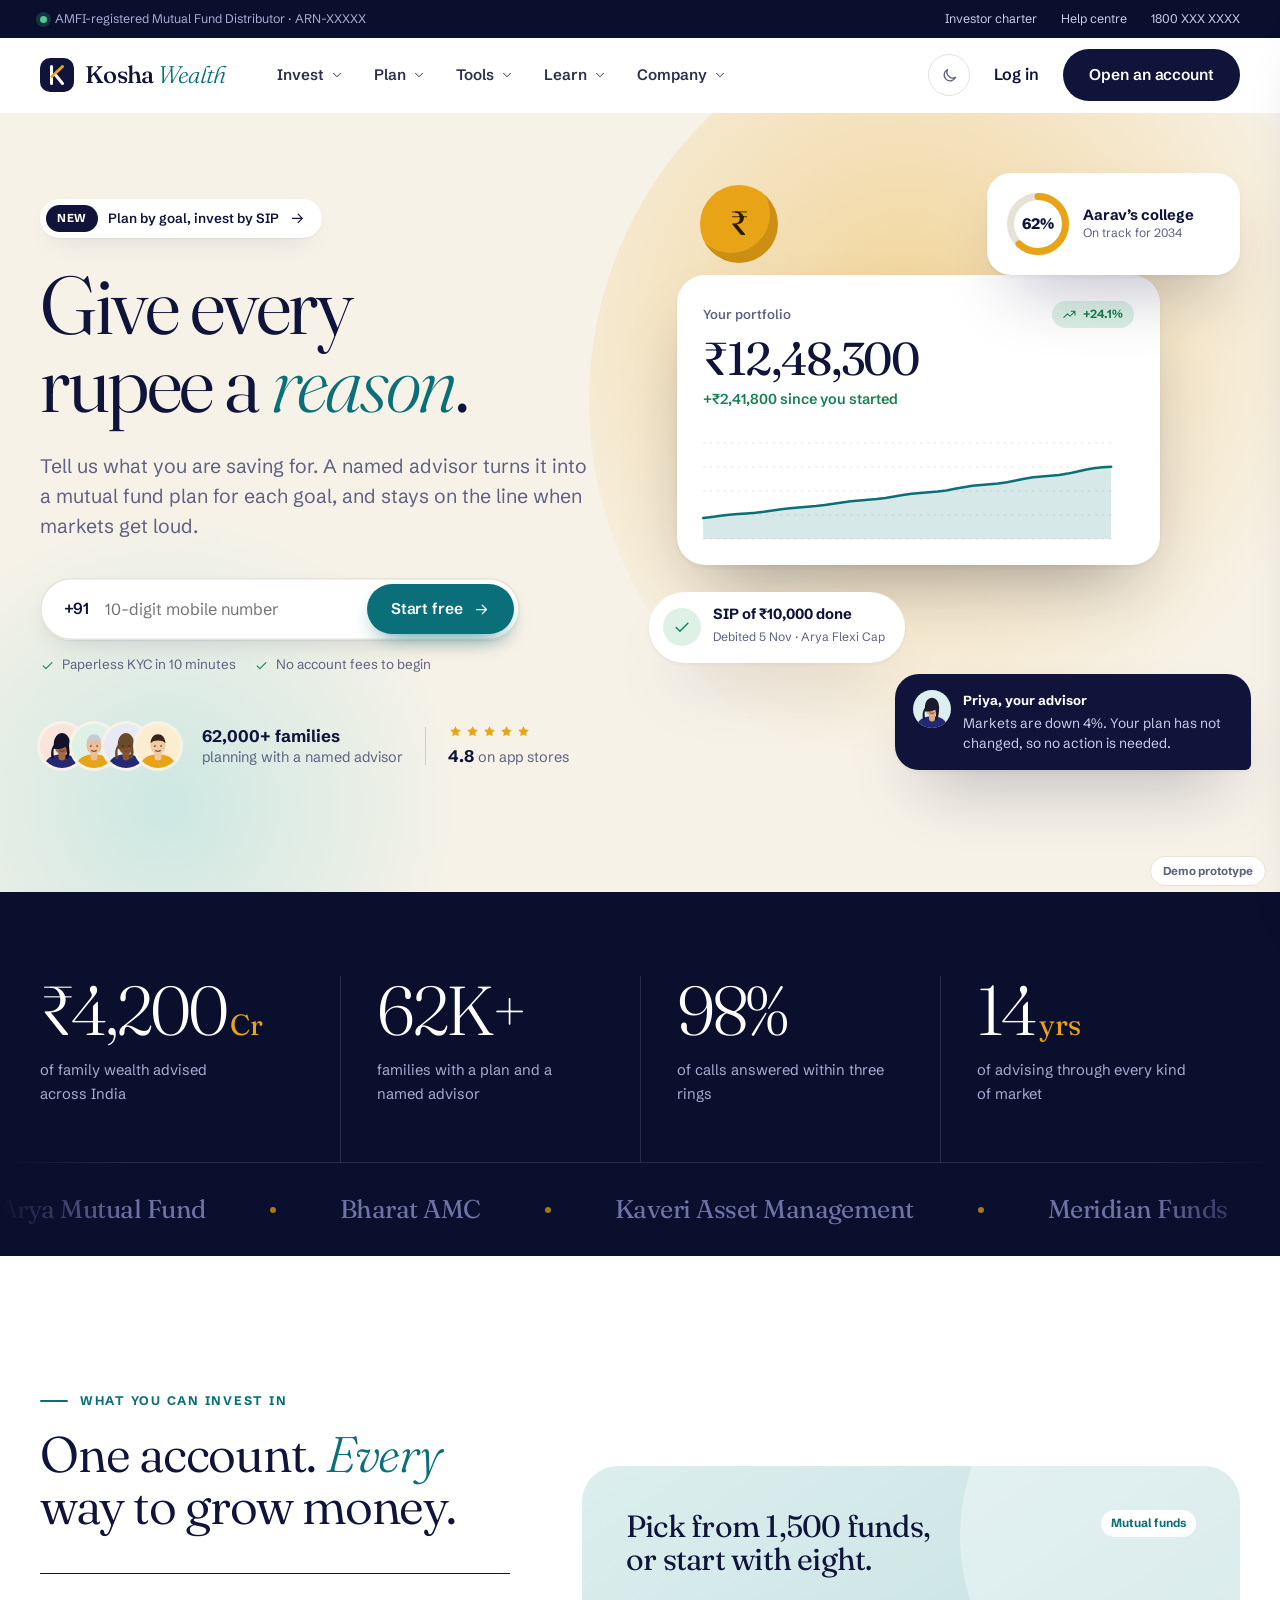
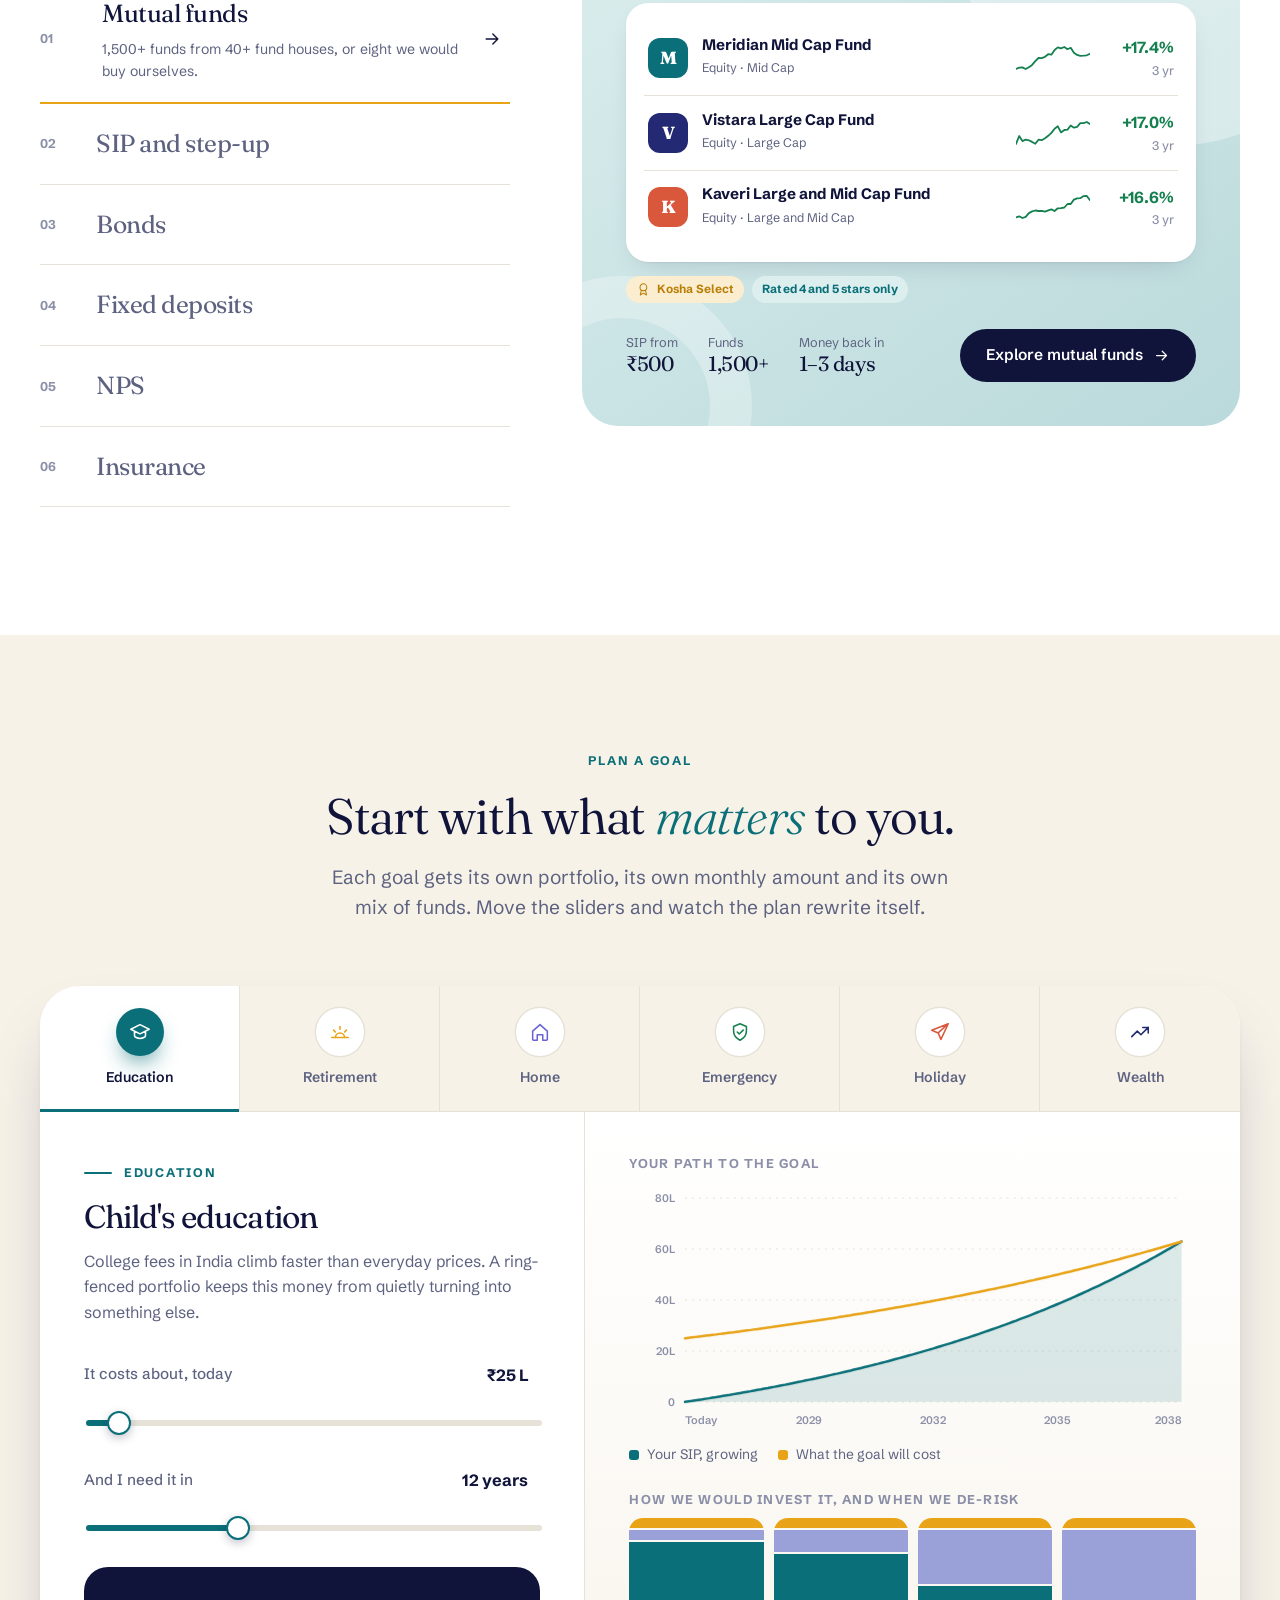
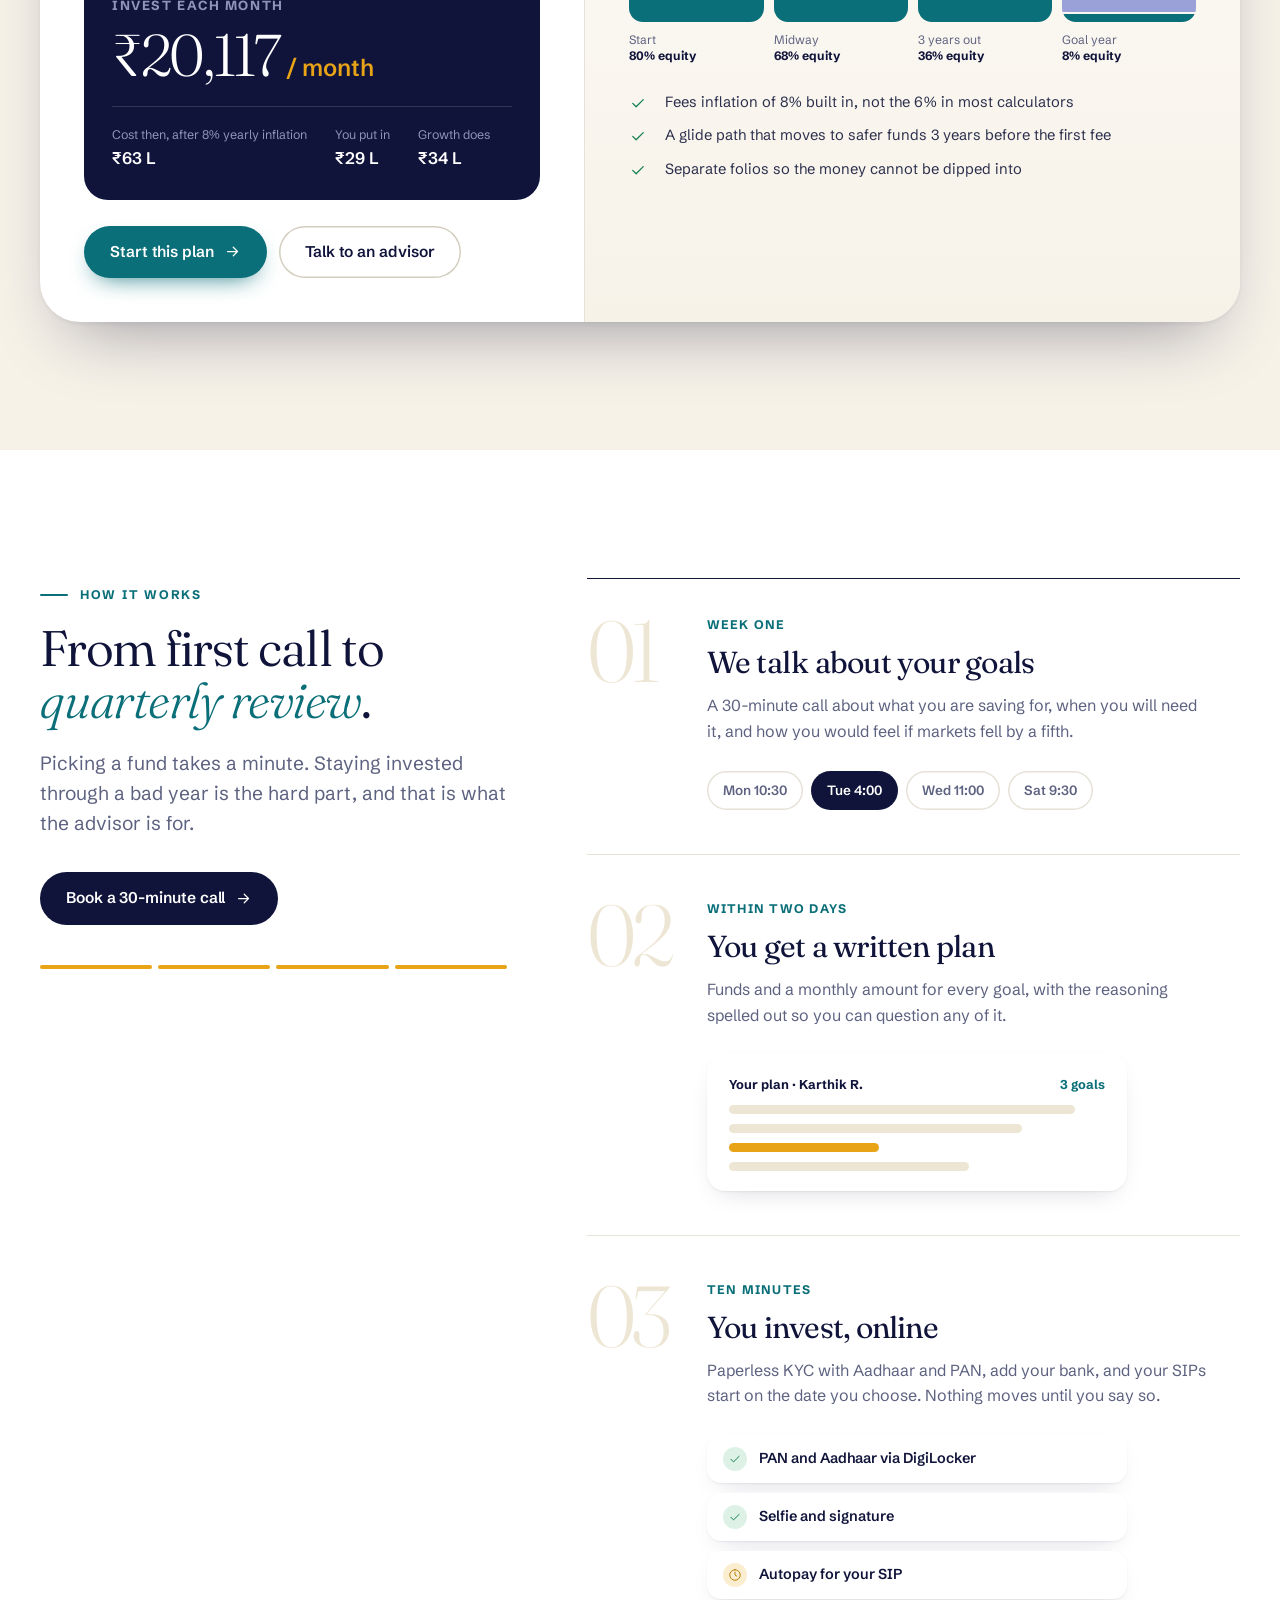
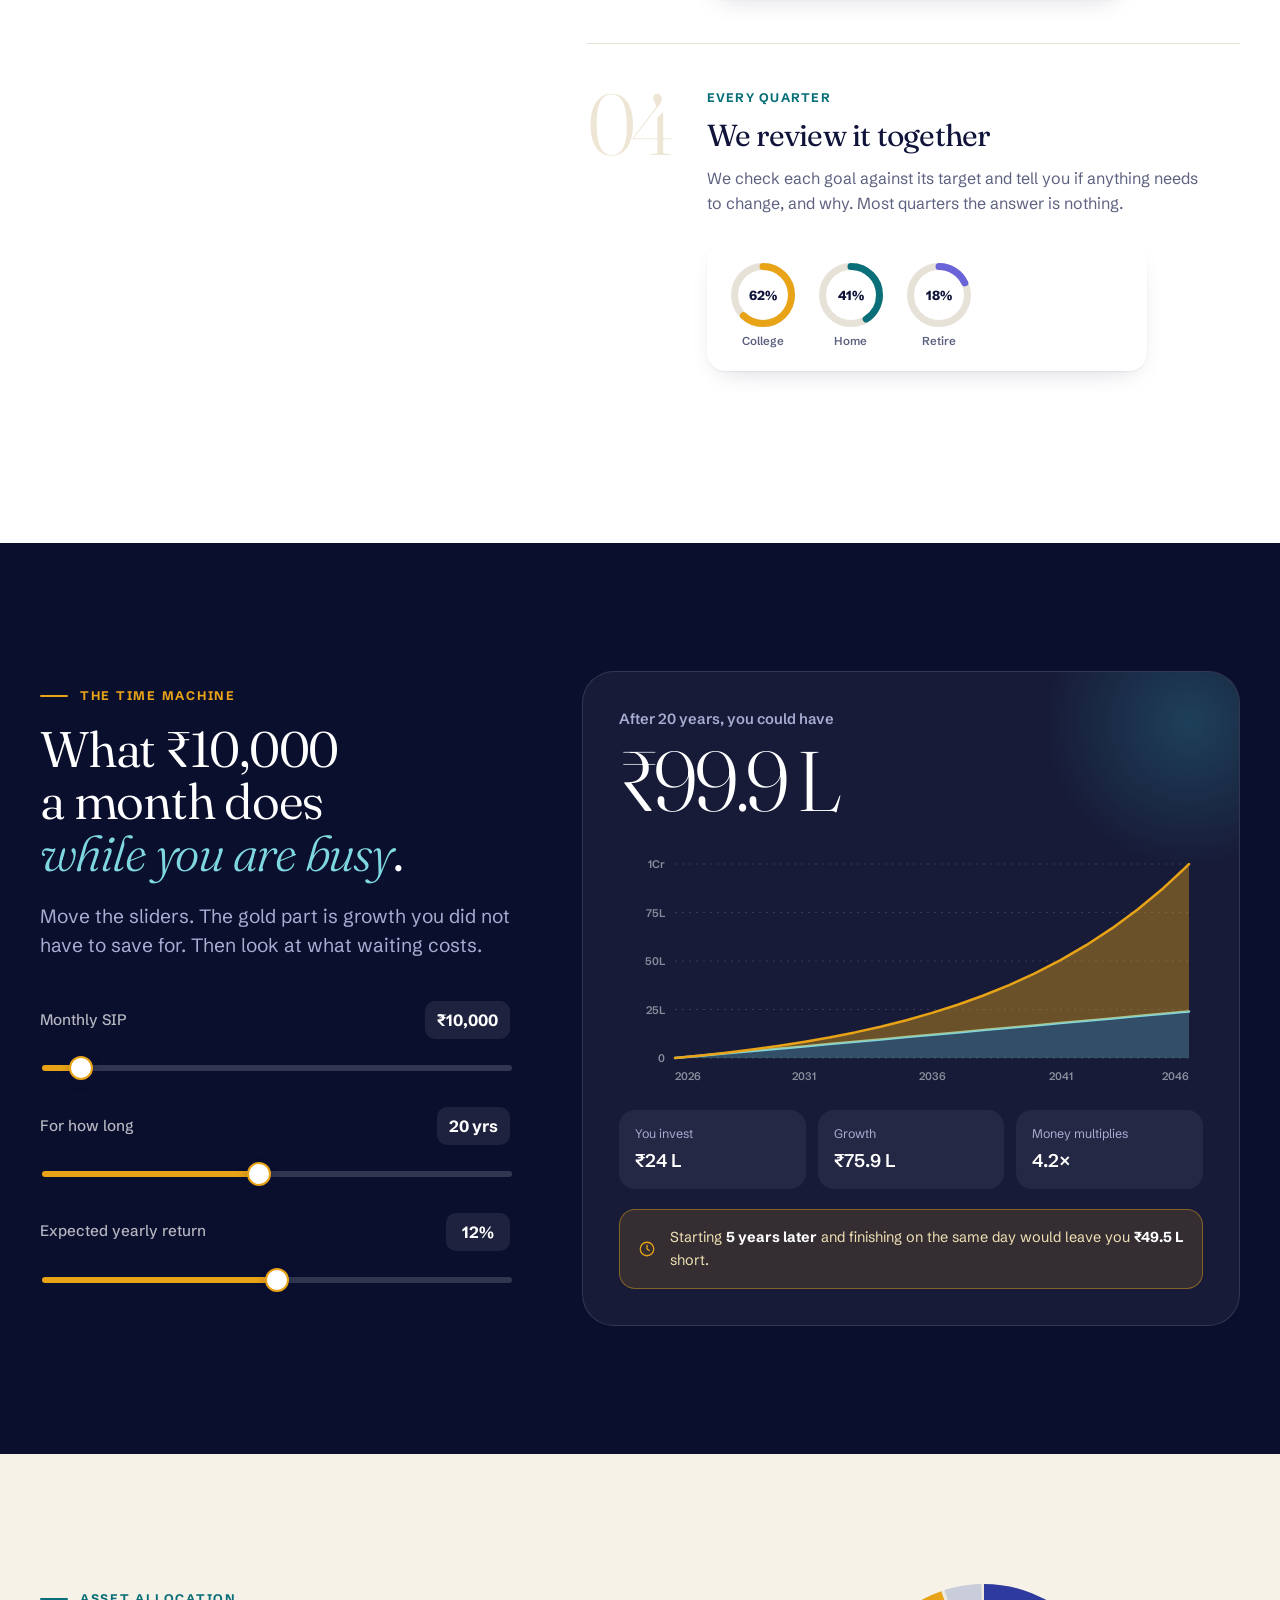
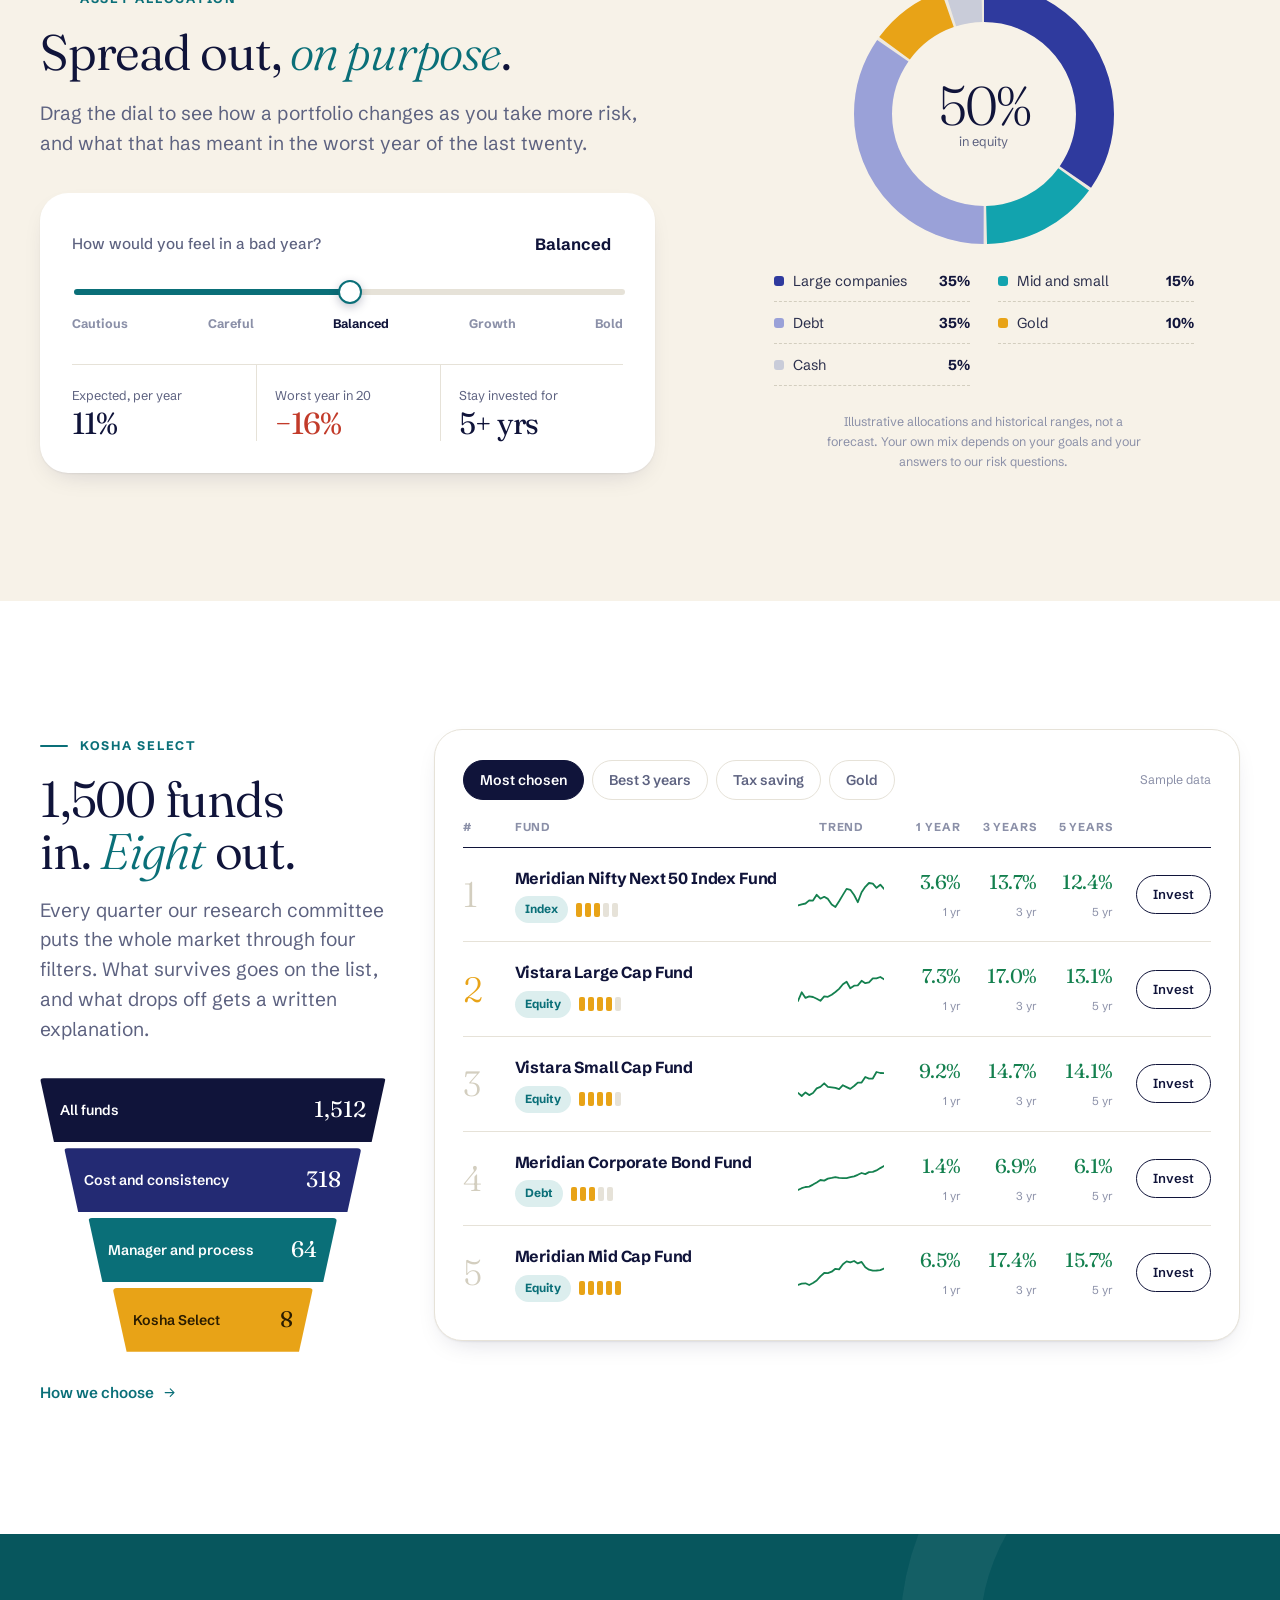
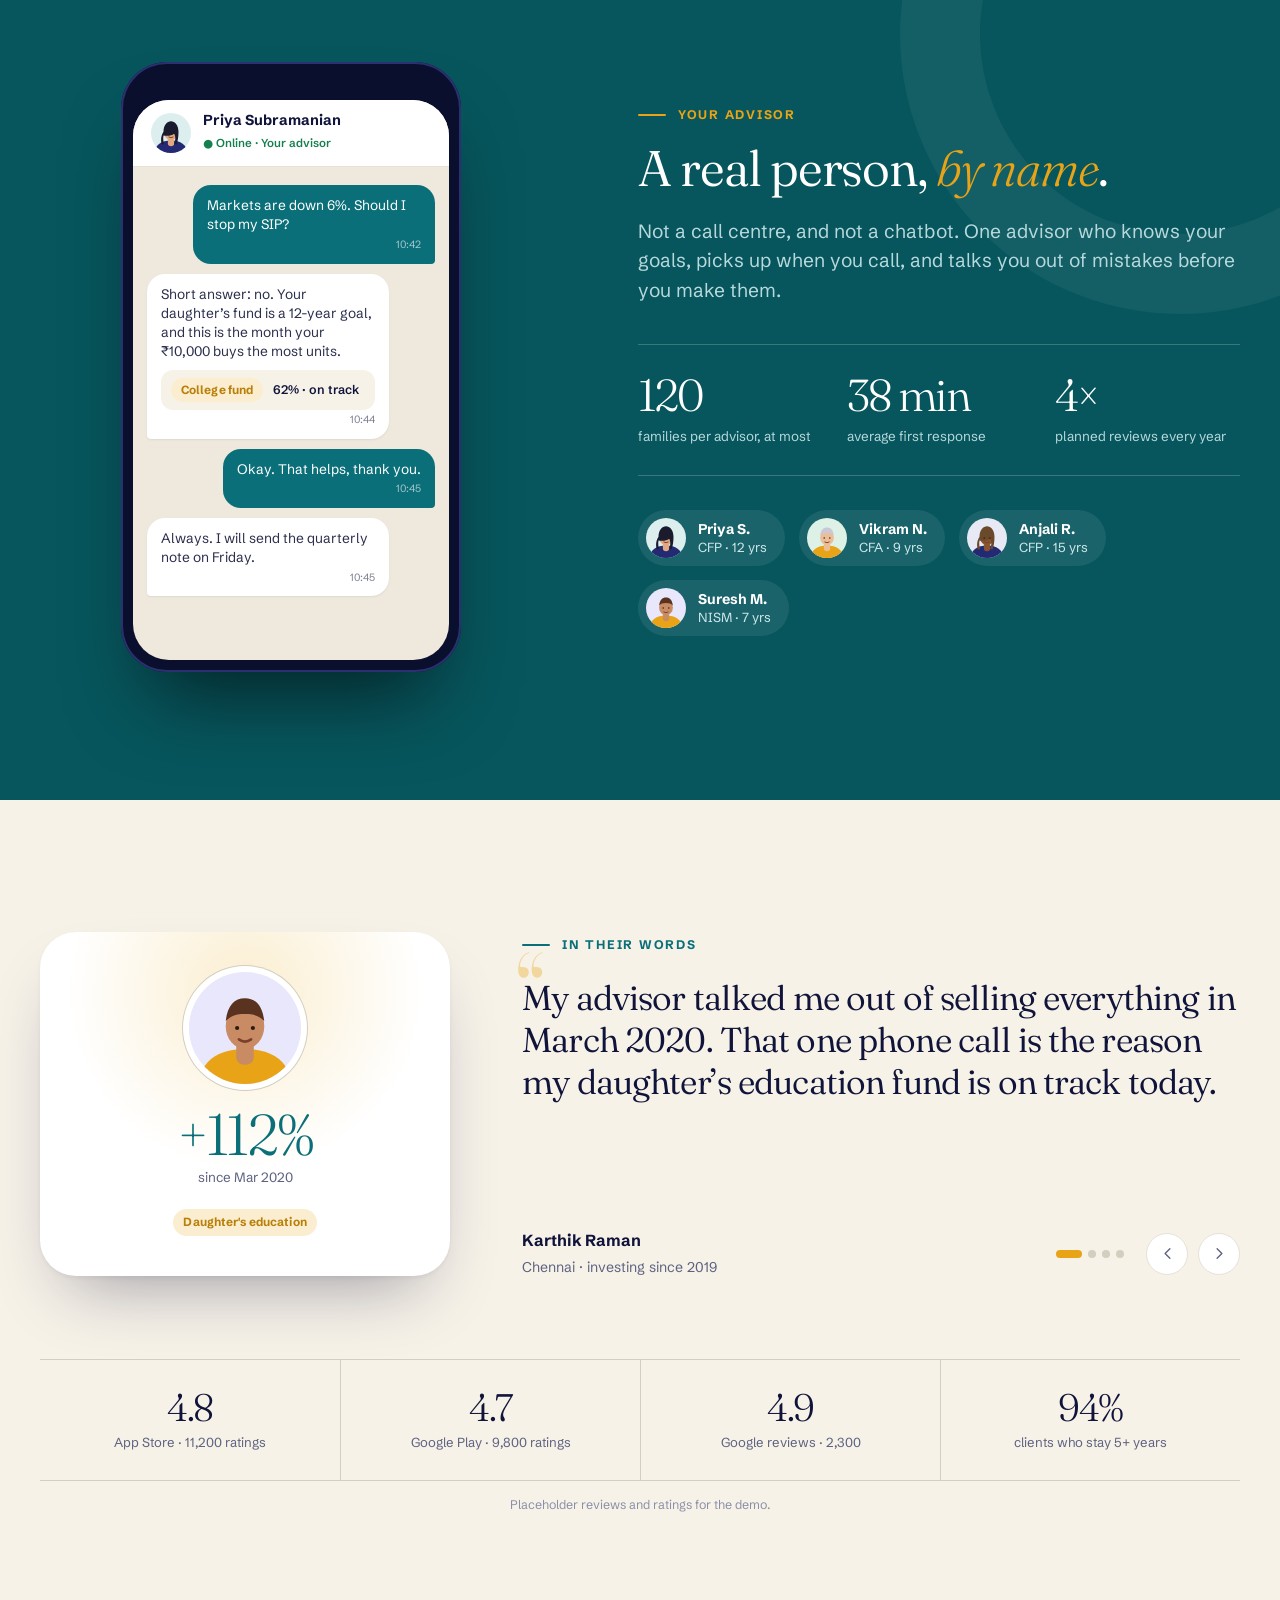
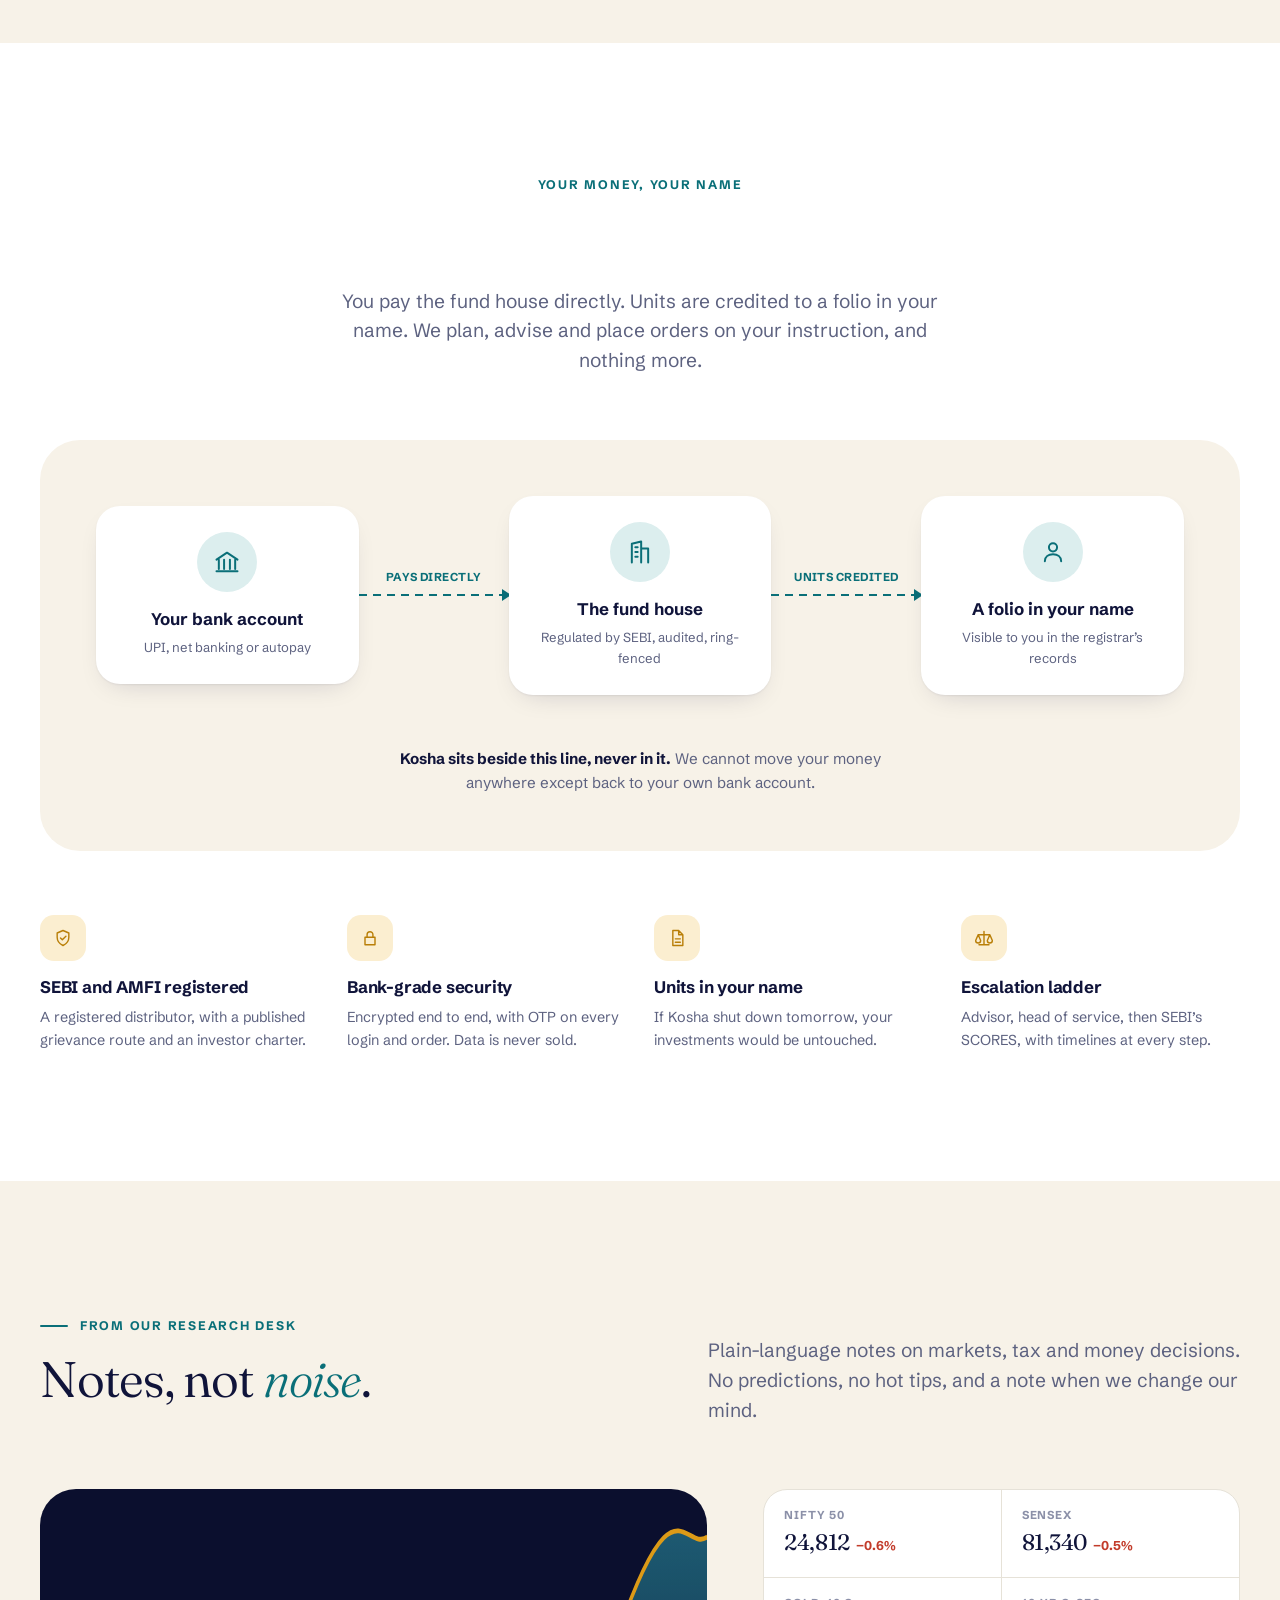
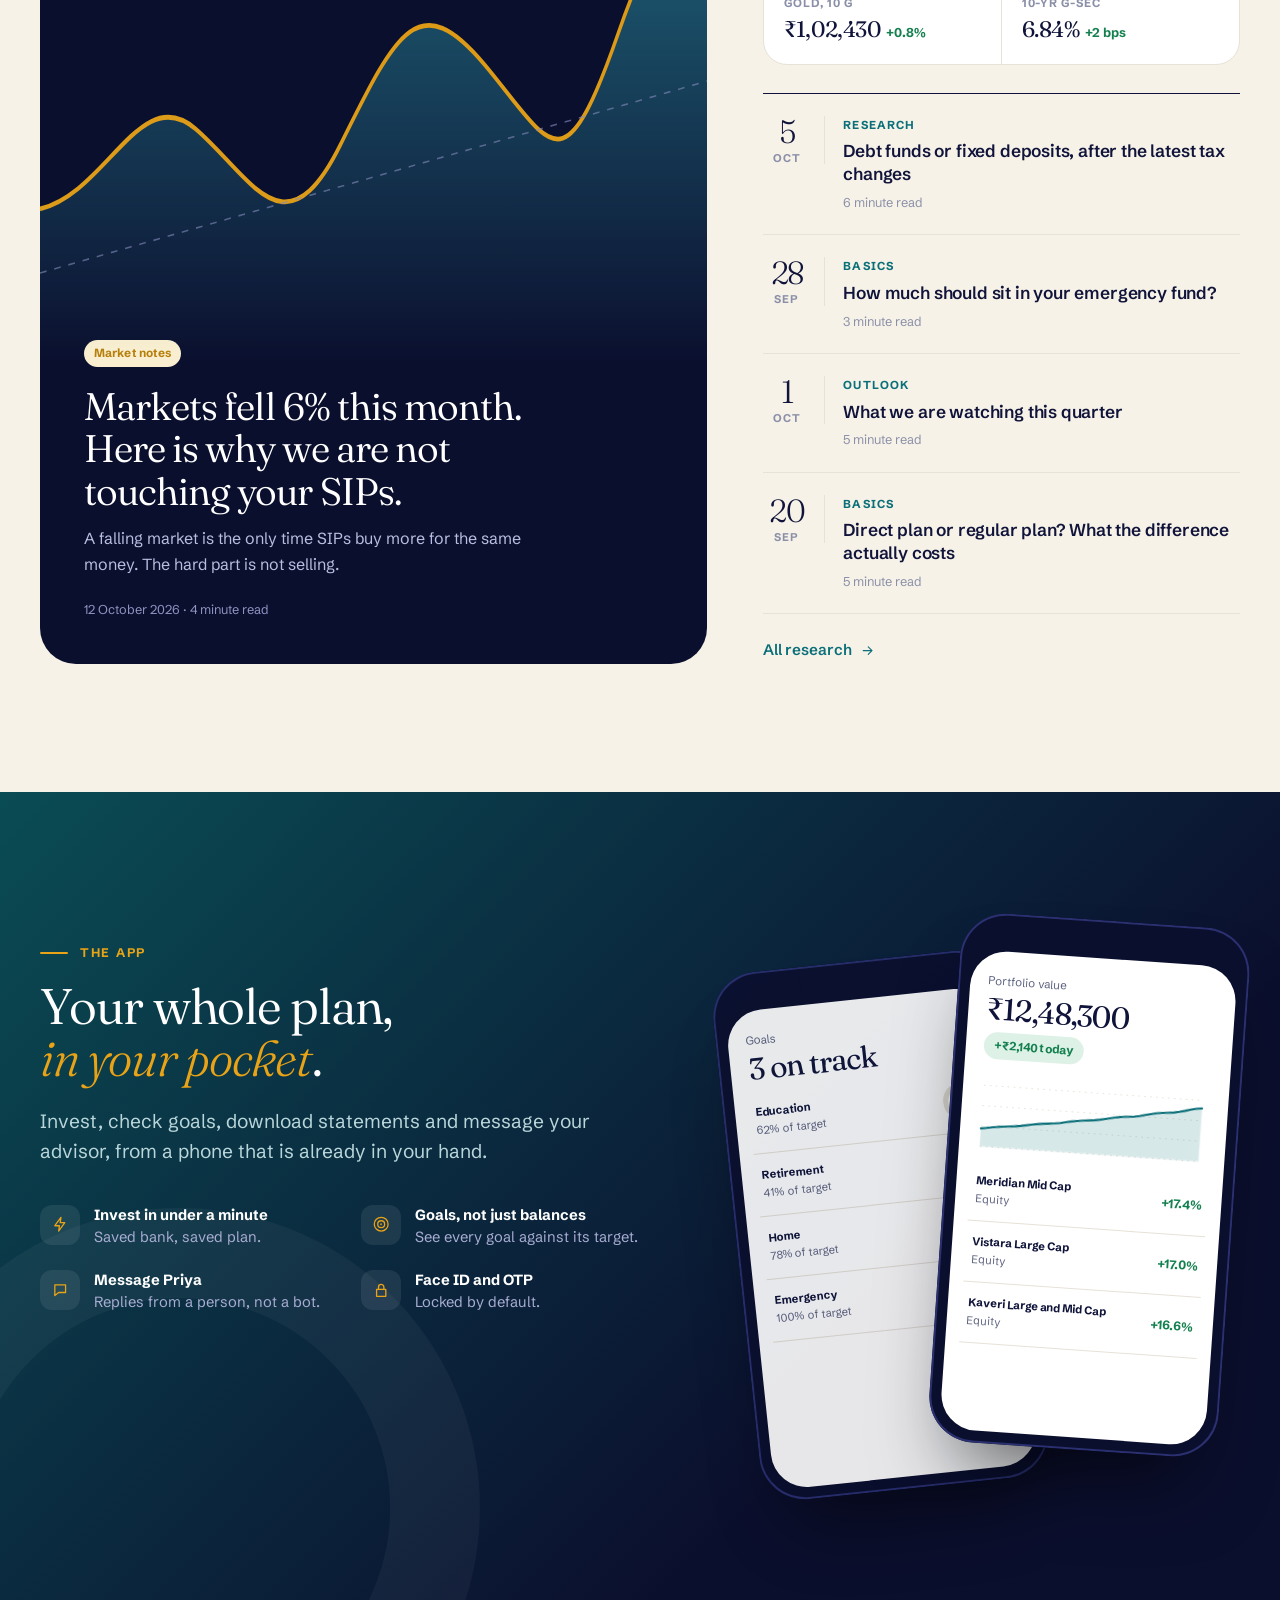
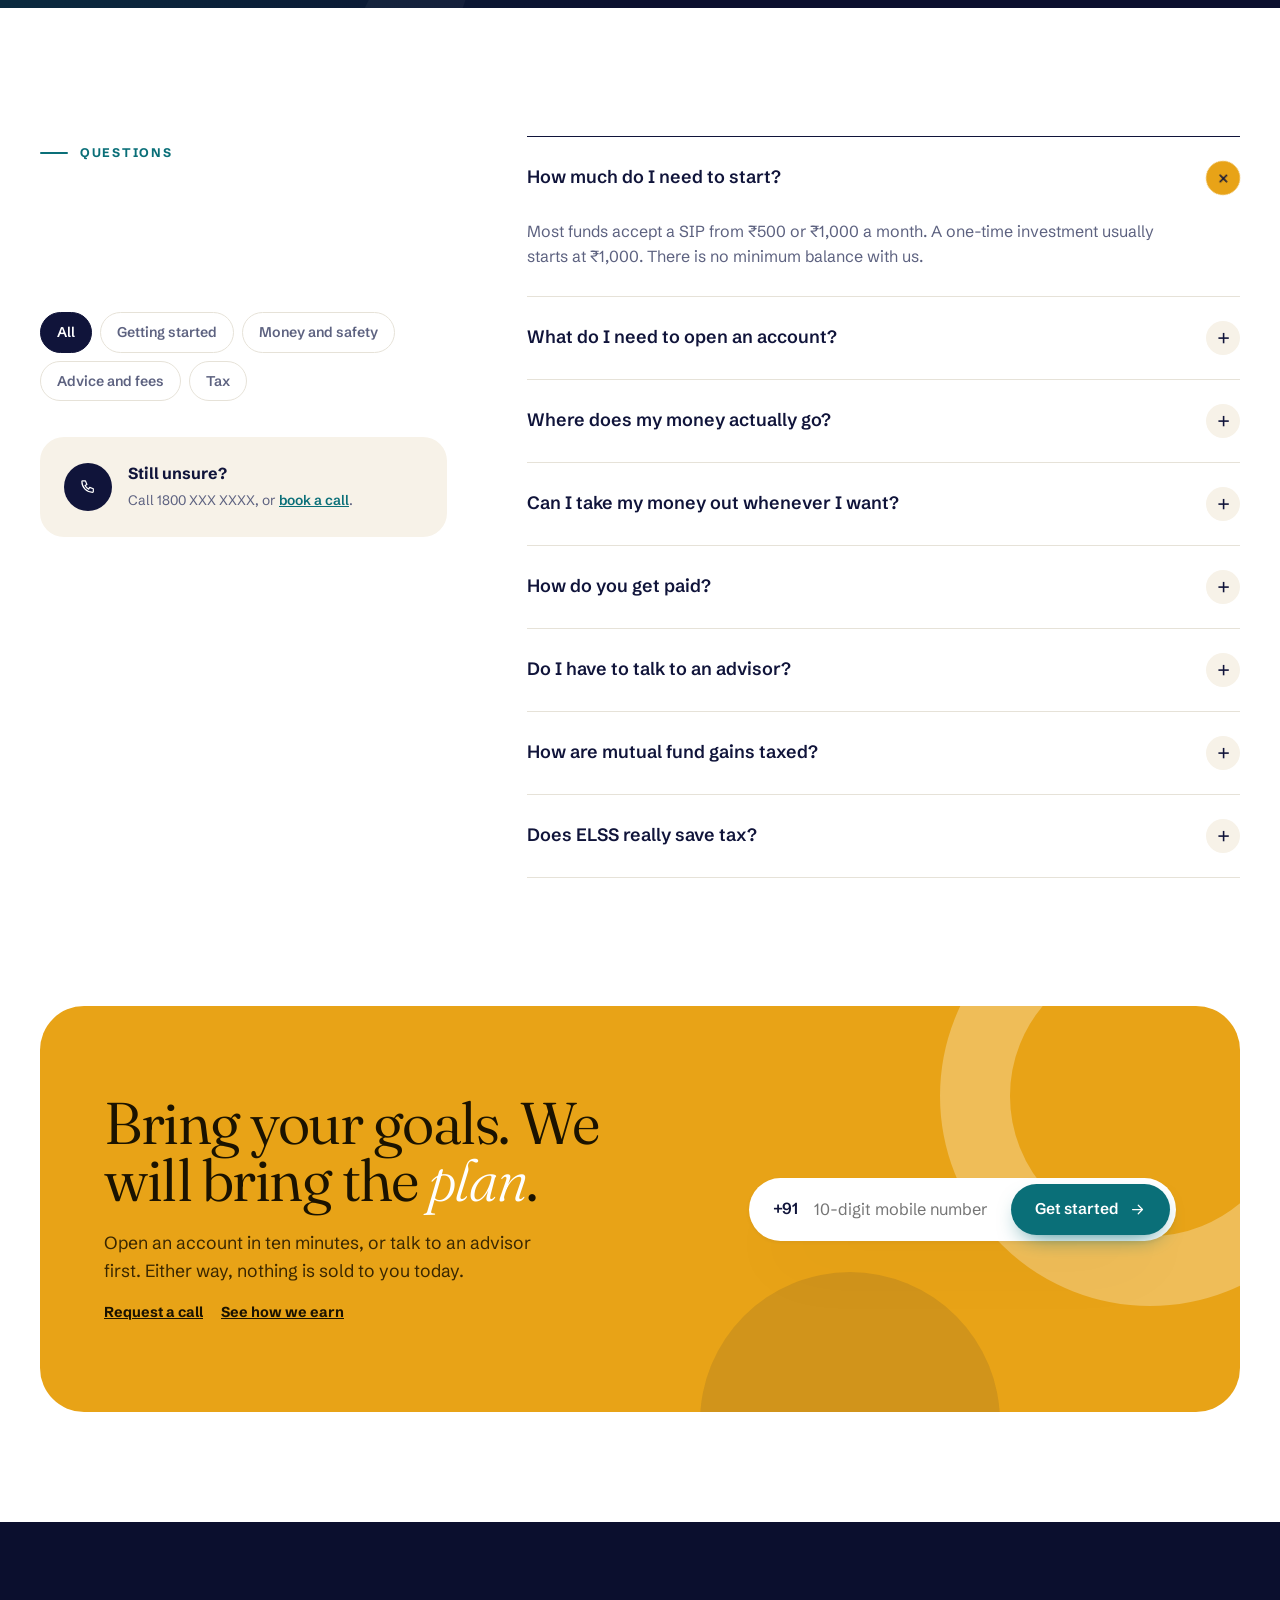
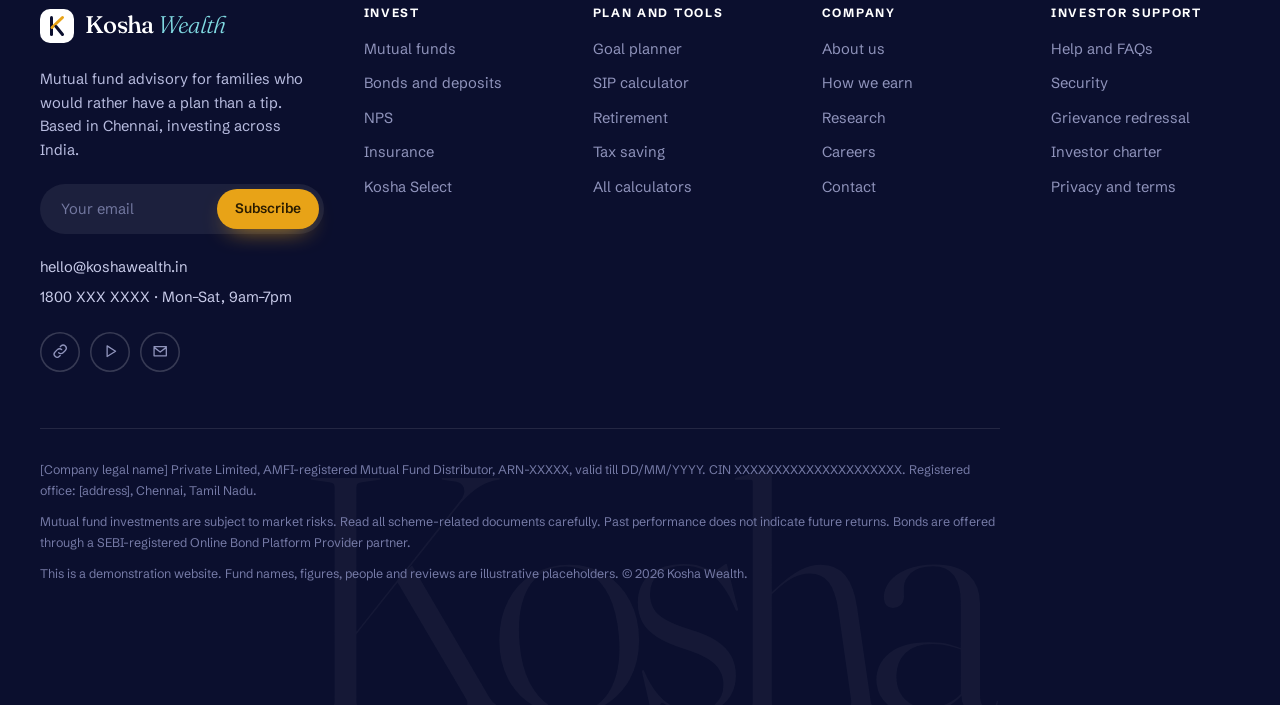
<file: index.html>
<!DOCTYPE html>
<html lang="en" data-theme="light">
<head>
<meta charset="utf-8">
<meta name="viewport" content="width=device-width, initial-scale=1, viewport-fit=cover">
<title>Kosha Wealth — Give every rupee a reason</title>
<meta name="description" content="Goal-based mutual fund investing with a named advisor. Demo website.">
<link rel="preconnect" href="https://fonts.googleapis.com">
<link rel="preconnect" href="https://fonts.gstatic.com" crossorigin>
<link href="https://fonts.googleapis.com/css2?family=Fraunces:ital,opsz,wght@0,9..144,300;0,9..144,350;0,9..144,400;0,9..144,500;1,9..144,300;1,9..144,400&family=Schibsted+Grotesk:wght@400;500;600;700;800&display=swap" rel="stylesheet">
<link rel="icon" href="data:image/svg+xml,%3Csvg xmlns='http://www.w3.org/2000/svg' viewBox='0 0 34 34'%3E%3Crect width='34' height='34' rx='10' fill='%2310143A'/%3E%3Cpath d='M11.5 8.5v17' stroke='white' stroke-width='3' stroke-linecap='round'/%3E%3Cpath d='M12 18.5 22.5 8.5' stroke='%23E8A317' stroke-width='3' stroke-linecap='round'/%3E%3Cpath d='M16 17.5l6.5 8' stroke='white' stroke-width='3' stroke-linecap='round'/%3E%3C/svg%3E">
<link rel="stylesheet" href="css/base.css">
<link rel="stylesheet" href="css/site.css">
<link rel="stylesheet" href="css/pages.css">
<link rel="stylesheet" href="css/app.css">
<script>document.documentElement.classList.add('js');try{var t=localStorage.getItem('kw4');if(t==='dark')document.documentElement.dataset.theme='dark'}catch(e){}</script>
</head>
<body>
<a class="skip" href="#pm">Skip to content</a>

<!-- ===================== PUBLIC SITE ===================== -->
<div class="pub">
  <div class="util" id="util"></div>
  <header class="ph" id="ph"></header>
  <div class="mscrim" id="mscrim"></div>
  <div class="mnav" id="mnav" aria-label="Menu"></div>
  <main id="pm" tabindex="-1"></main>
  <footer class="pf" id="pf"></footer>
</div>

<!-- ===================== APP (logged in) ===================== -->
<div class="app" id="app">
  <aside class="side" id="side">
    <div class="side-top"><a class="logo" href="#/app/overview" style="color:#fff"></a></div>
    <nav id="snav" aria-label="App"></nav>
    <div class="adv-c"><div class="who"></div><button class="b b-gold b-sm b-wide" data-toast="Priya will call you within 30 minutes (demo)">Request a call</button></div>
  </aside>
  <div class="amain">
    <div class="abar">
      <button class="ib mbtn" id="sideBtn" aria-label="Open menu"></button>
      <div class="find" id="find"><span class="fi"></span><input id="gq" placeholder="Search 1,500+ funds" aria-label="Search funds" autocomplete="off"><kbd>/</kbd><div class="fres" id="fres"></div></div>
      <div class="abar-r">
        <button class="ib theme" aria-label="Switch to dark mode"></button>
        <button class="ib" id="cartBtn" aria-label="Investment basket"><span class="ci"></span><span class="cnt" id="cnt" hidden>0</span></button>
        <div class="rel"><button class="ib" id="bellBtn" aria-label="Notifications"><span class="bi2"></span><span class="cnt" style="background:var(--rose);color:#fff">2</span></button>
          <div class="menu" id="bellM" style="width:330px"></div></div>
        <div class="rel"><button class="me" id="meBtn" aria-haspopup="true"><span class="pic">RK</span><span class="t"><b>Ravi Kumar</b><small>KYC verified</small></span></button>
          <div class="menu" id="meM"></div></div>
      </div>
    </div>
    <nav class="tabsnav" id="tabsnav" hidden></nav>
    <div class="ac" id="am"></div>
  </div>
  <nav class="bnav" id="bnav" aria-label="Quick"></nav>
</div>

<!-- ===================== OVERLAYS ===================== -->
<div class="scrim" id="scrim"></div>
<aside class="drawer" id="drawer" aria-label="Investment basket" aria-hidden="true">
  <div class="dhd"><div><h3>Your basket</h3><small class="muted" id="bsub"></small></div><button class="x" id="dx" aria-label="Close basket">×</button></div>
  <div class="dbd" id="bb"></div>
  <div class="dft" id="bf"></div>
</aside>
<div class="modal" id="lm" role="dialog" aria-modal="true" aria-labelledby="lmt">
  <div class="mb">
    <div class="ml"><h3>Three things happen when you open an account</h3><ol><li>You get a named advisor, not a call centre.</li><li>We map your goals and suggest a monthly amount for each.</li><li>You invest only when the plan makes sense to you.</li></ol><p class="fine">KYC is fully online through DigiLocker. Your data is encrypted and never sold.</p></div>
    <div class="mr">
      <div style="display:flex;justify-content:space-between;align-items:center"><h3 id="lmt" style="font-family:var(--serif);font-weight:400;font-size:1.9rem;letter-spacing:-.03em">Log in or sign up</h3><button class="x" data-close aria-label="Close">×</button></div>
      <div class="fld"><label for="mob">Mobile number</label><input id="mob" inputmode="tel" maxlength="10" placeholder="10-digit mobile number"></div>
      <button class="b b-go b-lg" id="otp">Send OTP</button>
      <div class="or">or</div>
      <button class="b b-line b-lg" id="gl">Continue with Google</button>
      <p class="fine">Demo: any input logs you in.</p>
    </div>
  </div>
</div>
<div class="toast" id="toast" role="status" aria-live="polite"></div>
<div class="demo">Demo prototype</div>

<script src="js/core.js"></script>
<script src="js/data.js"></script>
<script src="js/site-home.js"></script>
<script src="js/site-pages.js"></script>
<script src="js/site-pages2.js"></script>
<script src="js/calc.js"></script>
<script src="js/app.js"></script>
<script src="js/app2.js"></script>
<script src="js/main.js"></script>
</body>
</html>
</file>
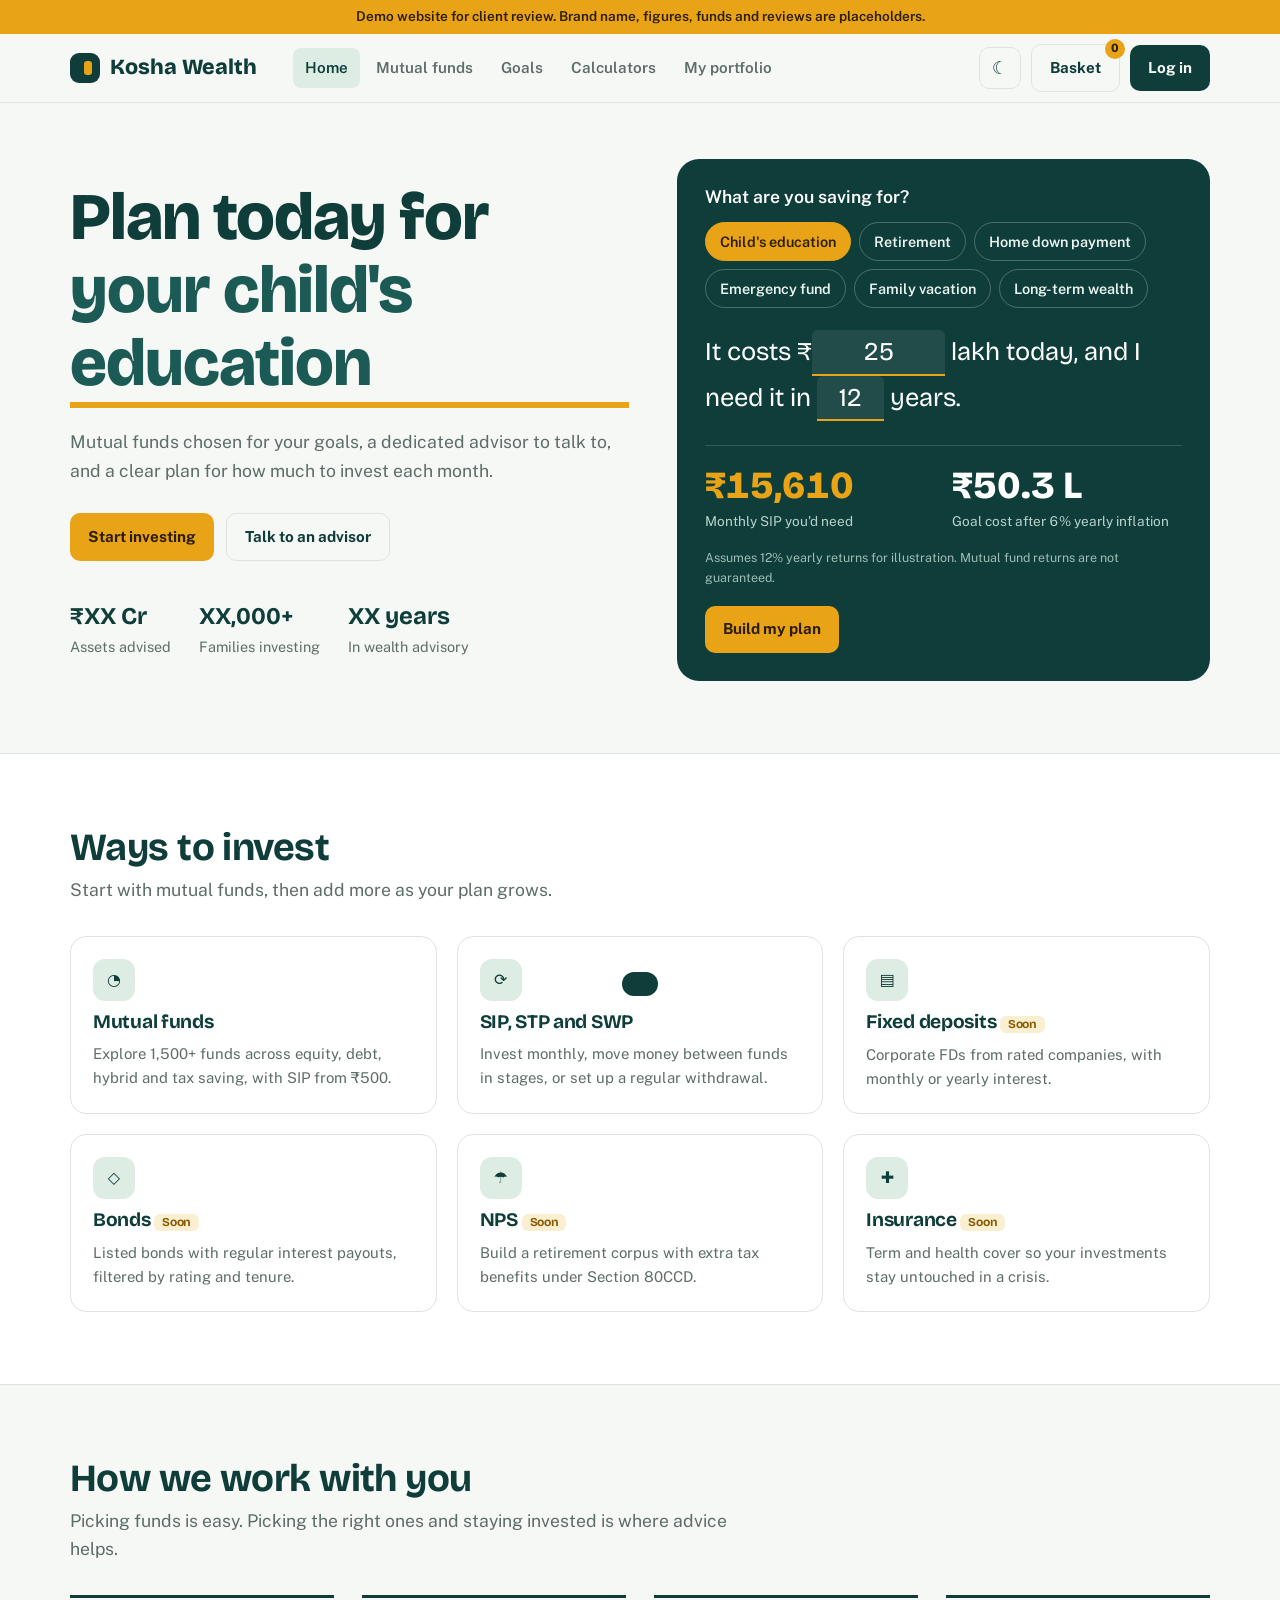
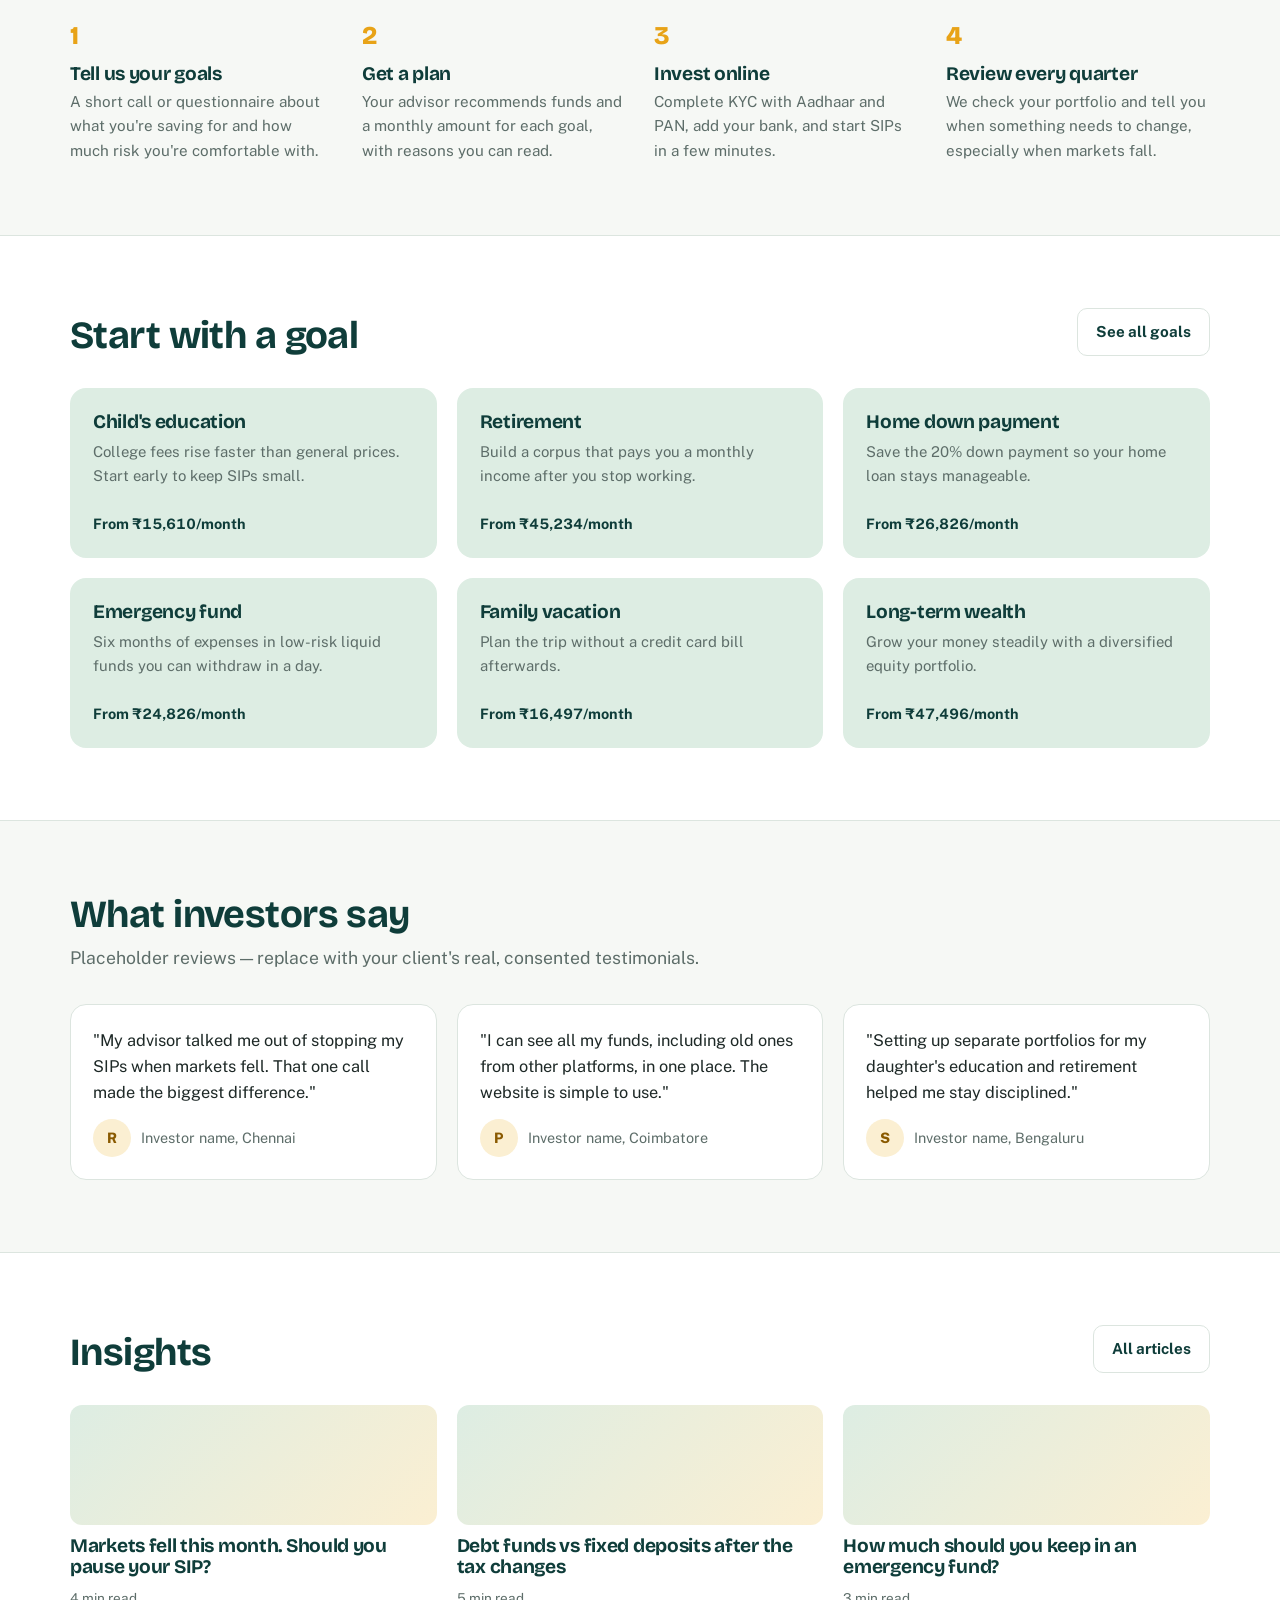
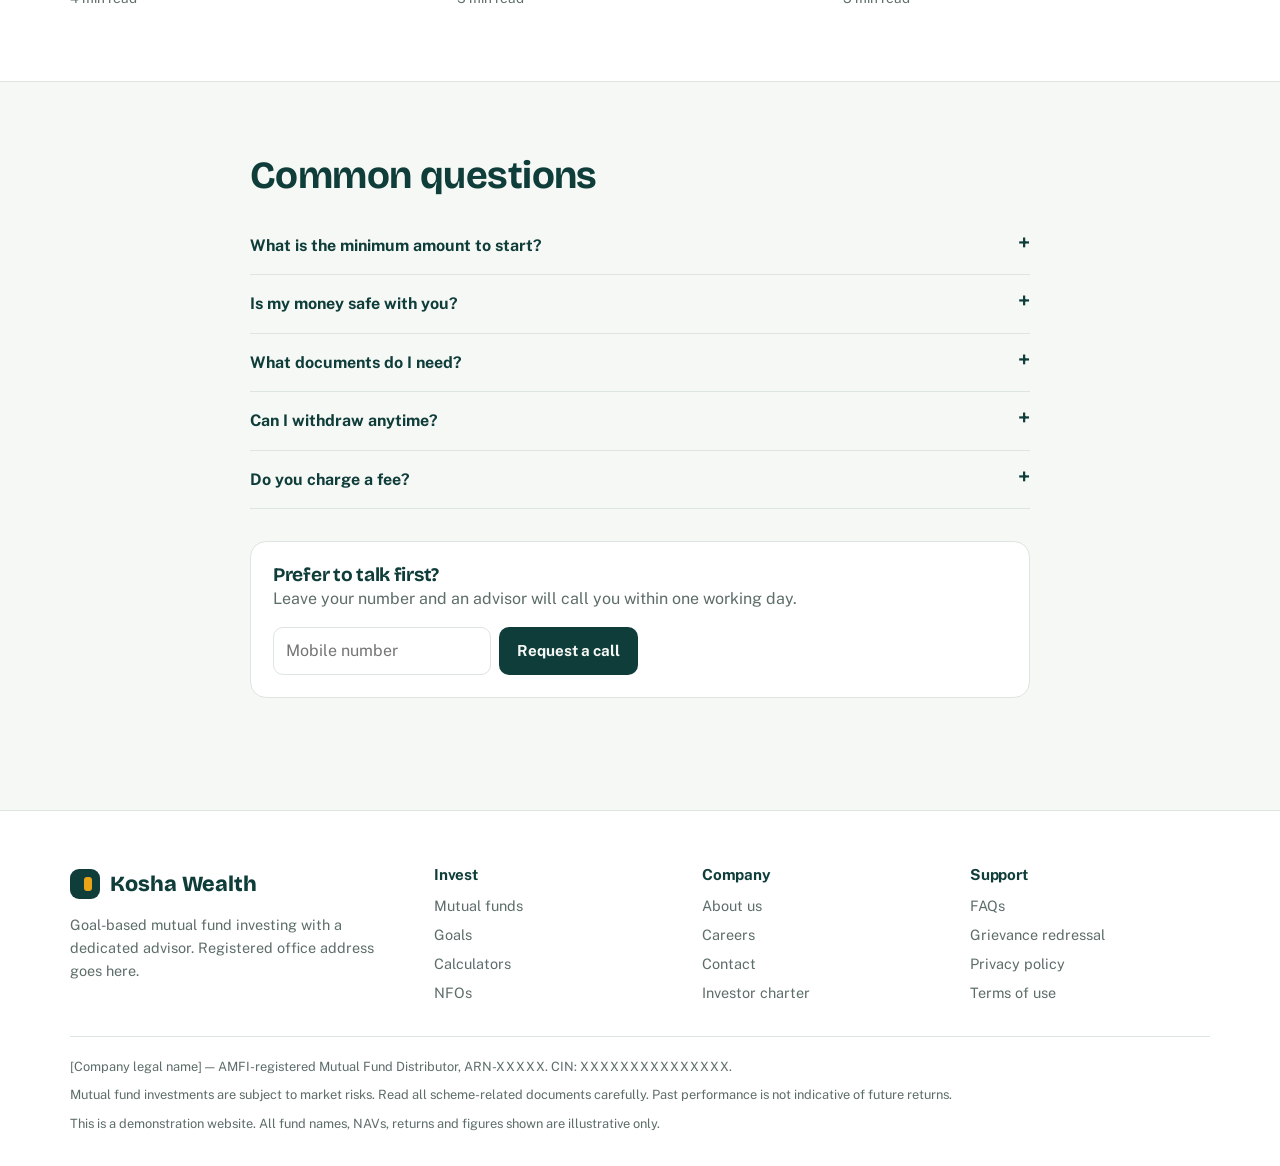
<file: archive/v1-simple-demo.html>
<!DOCTYPE html>
<html lang="en" data-theme="light">
<head>
<meta charset="utf-8">
<meta name="viewport" content="width=device-width, initial-scale=1, viewport-fit=cover">
<title>Kosha Wealth — Demo website</title>
<link rel="preconnect" href="https://fonts.googleapis.com">
<link rel="preconnect" href="https://fonts.gstatic.com" crossorigin>
<link href="https://fonts.googleapis.com/css2?family=Bricolage+Grotesque:opsz,wght@12..96,500;12..96,700;12..96,800&family=Public+Sans:wght@400;500;600;700&display=swap" rel="stylesheet">
<style>
:root{
  --ink:#0F3D3A;--ink-2:#1C5A55;--paper:#F6F8F5;--card:#FFFFFF;--line:#DCE5DF;
  --text:#1D2826;--muted:#5D6D69;--gold:#E8A317;--gold-soft:#FBEFD2;--sage:#DDEDE3;
  --up:#1F7A4D;--down:#C2412D;--shadow:0 1px 2px rgba(15,61,58,.06),0 8px 24px rgba(15,61,58,.06);
  --display:"Bricolage Grotesque",ui-sans-serif,system-ui,sans-serif;
  --body:"Public Sans",ui-sans-serif,system-ui,-apple-system,"Segoe UI",sans-serif;
  box-sizing:border-box;padding-top:env(safe-area-inset-top,0px);padding-bottom:env(safe-area-inset-bottom,0px);
}
:root[data-theme="dark"]{--ink:#8FD3C4;--ink-2:#6FBFAE;--paper:#0E1715;--card:#15211F;--line:#26332F;--text:#E6EEEB;--muted:#9AABA6;
  --gold:#F0B43A;--gold-soft:#2E2614;--sage:#1A2C27;--up:#5CC48E;--down:#F07B65;--shadow:none;}
html{scroll-padding-top:env(safe-area-inset-top,0px)}
*,*::before,*::after{box-sizing:inherit}
body{margin:0;background:var(--paper);color:var(--text);font:16px/1.6 var(--body);-webkit-font-smoothing:antialiased}
h1,h2,h3,h4{font-family:var(--display);color:var(--ink);margin:0;line-height:1.1;letter-spacing:-.015em}
h1{font-size:clamp(2.4rem,5.2vw,4.2rem);font-weight:800}
h2{font-size:clamp(1.7rem,3vw,2.4rem);font-weight:700}
h3{font-size:1.2rem;font-weight:700}
p{margin:0}
a{color:inherit}
button,input,select{font:inherit;color:inherit}
:focus-visible{outline:3px solid var(--gold);outline-offset:2px;border-radius:6px}
.wrap{max-width:1180px;margin:0 auto;padding:0 20px}
.num{font-variant-numeric:tabular-nums}
.demo-bar{background:var(--gold);color:#2B1D00;font-size:.85rem;text-align:center;padding:6px 12px;font-weight:600}
/* header */
header.site{position:sticky;top:env(safe-area-inset-top,0px);z-index:40;background:color-mix(in srgb,var(--paper) 92%,transparent);backdrop-filter:blur(10px);border-bottom:1px solid var(--line)}
.nav{display:flex;align-items:center;gap:24px;height:68px}
.logo{display:flex;align-items:center;gap:10px;font-family:var(--display);font-weight:800;font-size:1.35rem;color:var(--ink);text-decoration:none}
.logo-mark{width:30px;height:30px;border-radius:9px;background:var(--ink);position:relative}
.logo-mark::after{content:"";position:absolute;inset:8px 8px 8px 14px;border-radius:3px;background:var(--gold)}
.nav-links{display:flex;gap:4px;margin-left:12px}
.nav-links a{text-decoration:none;padding:8px 12px;border-radius:8px;color:var(--muted);font-weight:600;font-size:.95rem}
.nav-links a:hover,.nav-links a.active{color:var(--ink);background:var(--sage)}
.nav-right{margin-left:auto;display:flex;gap:10px;align-items:center}
.btn{border:0;cursor:pointer;border-radius:10px;padding:11px 18px;font-weight:700;font-size:.95rem;text-decoration:none;display:inline-flex;align-items:center;gap:8px;justify-content:center}
.btn-primary{background:var(--ink);color:var(--paper)}
.btn-primary:hover{background:var(--ink-2)}
.btn-gold{background:var(--gold);color:#2B1D00}
.btn-ghost{background:transparent;color:var(--ink);border:1.5px solid var(--line)}
.btn-ghost:hover{border-color:var(--ink)}
.cart-btn{position:relative}
.cart-count{position:absolute;top:-6px;right:-6px;background:var(--gold);color:#2B1D00;font-size:.72rem;font-weight:800;min-width:20px;height:20px;border-radius:10px;display:grid;place-items:center;padding:0 5px}
.menu-btn{display:none}
.theme-btn{width:42px;height:42px;padding:0;font-size:1.1rem}
@media (max-width:900px){.nav-links{display:none}.menu-btn{display:inline-flex}.nav-links.open{display:flex;position:absolute;top:68px;left:0;right:0;flex-direction:column;background:var(--card);padding:12px 20px;border-bottom:1px solid var(--line)}}
@media (max-width:520px){.hide-sm{display:none}}
main{min-height:60vh}
.page{display:none}.page.active{display:block}
section{padding:72px 0}
.lead{color:var(--muted);font-size:1.1rem;max-width:60ch}
/* hero */
.hero{padding:56px 0 72px}
.hero-grid{display:grid;grid-template-columns:1.05fr 1fr;gap:48px;align-items:center}
@media (max-width:900px){.hero-grid{grid-template-columns:1fr}}
.hero h1 .goal-word{display:inline-block;color:var(--ink-2);border-bottom:6px solid var(--gold);padding-bottom:2px;transition:opacity .25s}
.hero .lead{margin-top:20px}
.hero-ctas{display:flex;gap:12px;margin-top:28px;flex-wrap:wrap}
.trust{display:flex;gap:28px;margin-top:36px;flex-wrap:wrap;color:var(--muted);font-size:.9rem}
.trust b{display:block;font-family:var(--display);font-size:1.5rem;color:var(--ink)}
/* planner — the signature element */
.planner{background:var(--ink);color:#EAF4F1;border-radius:22px;padding:28px;position:relative;overflow:hidden}
:root[data-theme="dark"] .planner{background:#123A36}
.planner h3{color:#fff;font-size:1.1rem;font-weight:600;font-family:var(--body);letter-spacing:0}
.goal-chips{display:flex;flex-wrap:wrap;gap:8px;margin:16px 0 22px}
.chip{border:1.5px solid rgba(255,255,255,.25);background:transparent;color:#EAF4F1;border-radius:999px;padding:7px 14px;cursor:pointer;font-weight:600;font-size:.9rem}
.chip[aria-pressed="true"]{background:var(--gold);border-color:var(--gold);color:#2B1D00}
.sentence{font-family:var(--display);font-size:clamp(1.25rem,2.4vw,1.6rem);line-height:1.7;color:#fff}
.sentence input{width:5.2em;background:rgba(255,255,255,.08);border:0;border-bottom:2px solid var(--gold);color:#fff;font-family:var(--display);font-size:inherit;padding:0 6px;border-radius:6px 6px 0 0;text-align:center}
.sentence input.short{width:2.6em}
.plan-out{margin-top:24px;padding-top:20px;border-top:1px solid rgba(255,255,255,.15);display:grid;grid-template-columns:1fr 1fr;gap:16px}
.plan-out .big{font-family:var(--display);font-size:2.4rem;font-weight:800;color:var(--gold);line-height:1}
.plan-out small{display:block;color:#B9D3CC;font-size:.85rem;margin-top:6px}
.plan-note{font-size:.78rem;color:#9FBDB6;margin-top:16px}
/* generic */
.sec-head{display:flex;justify-content:space-between;align-items:end;gap:20px;margin-bottom:32px;flex-wrap:wrap}
.grid-3{display:grid;grid-template-columns:repeat(3,1fr);gap:20px}
.grid-4{display:grid;grid-template-columns:repeat(4,1fr);gap:20px}
@media (max-width:900px){.grid-3,.grid-4{grid-template-columns:1fr 1fr}}
@media (max-width:560px){.grid-3,.grid-4{grid-template-columns:1fr}}
.card{background:var(--card);border:1px solid var(--line);border-radius:16px;padding:22px}
.product{display:flex;flex-direction:column;gap:10px;text-decoration:none;cursor:pointer;transition:border-color .15s}
.product:hover{border-color:var(--ink)}
.product .ico{width:42px;height:42px;border-radius:12px;background:var(--sage);display:grid;place-items:center;color:var(--ink)}
.product p{color:var(--muted);font-size:.93rem}
.tag{display:inline-block;font-size:.75rem;font-weight:700;padding:2px 8px;border-radius:6px;background:var(--gold-soft);color:#8A5A00}
:root[data-theme="dark"] .tag{color:var(--gold)}
.band{background:var(--card);border-top:1px solid var(--line);border-bottom:1px solid var(--line)}
.steps{display:grid;grid-template-columns:repeat(4,1fr);gap:28px;counter-reset:s}
@media (max-width:900px){.steps{grid-template-columns:1fr 1fr}}
@media (max-width:560px){.steps{grid-template-columns:1fr}}
.step{counter-increment:s;padding-top:18px;border-top:3px solid var(--ink)}
.step::before{content:counter(s);font-family:var(--display);font-weight:800;color:var(--gold);font-size:1.6rem;display:block;margin-bottom:6px}
.step p{color:var(--muted);font-size:.95rem;margin-top:6px}
.goal-card{border-radius:16px;padding:22px;background:var(--sage);display:flex;flex-direction:column;gap:8px;min-height:170px;cursor:pointer;border:1.5px solid transparent;text-align:left}
.goal-card:hover{border-color:var(--ink)}
.goal-card p{color:var(--muted);font-size:.93rem}
.goal-card .go{margin-top:auto;font-weight:700;color:var(--ink);font-size:.9rem}
.quote{display:flex;flex-direction:column;gap:14px}
.quote p{font-size:1.02rem}
.who{display:flex;gap:10px;align-items:center;font-size:.9rem;color:var(--muted)}
.avatar{width:38px;height:38px;border-radius:50%;background:var(--gold-soft);color:#8A5A00;display:grid;place-items:center;font-weight:800}
.app-band{background:var(--ink);color:#DDEDE8;border-radius:24px;padding:40px;display:grid;grid-template-columns:1.3fr 1fr;gap:32px;align-items:center}
.app-band h2{color:#fff}
@media (max-width:800px){.app-band{grid-template-columns:1fr}}
.phone{justify-self:center;width:210px;height:380px;border-radius:32px;background:#0A2725;border:6px solid #1F4A46;padding:18px 14px;display:flex;flex-direction:column;gap:10px}
.phone .ph-card{background:#123A36;border-radius:12px;padding:12px;font-size:.78rem;color:#B9D3CC}
.phone .ph-card b{display:block;color:#fff;font-size:1.1rem;font-family:var(--display)}
.store{display:flex;gap:10px;margin-top:20px;flex-wrap:wrap}
.store span{border:1.5px solid rgba(255,255,255,.3);border-radius:10px;padding:8px 14px;font-weight:600;font-size:.9rem}
.blog-card{display:flex;flex-direction:column;gap:10px}
.blog-card .thumb{height:120px;border-radius:12px;background:linear-gradient(135deg,var(--sage),var(--gold-soft))}
.blog-card .meta{color:var(--muted);font-size:.85rem}
details{border-bottom:1px solid var(--line);padding:16px 0}
summary{cursor:pointer;font-weight:700;color:var(--ink);list-style:none;display:flex;justify-content:space-between;gap:12px}
summary::after{content:"+";font-size:1.3rem;line-height:1}
details[open] summary::after{content:"–"}
details p{color:var(--muted);margin-top:10px;max-width:70ch}
/* footer */
footer{background:var(--card);border-top:1px solid var(--line);padding:56px 0 32px;margin-top:40px;font-size:.9rem;color:var(--muted)}
.foot-grid{display:grid;grid-template-columns:1.4fr 1fr 1fr 1fr;gap:28px}
@media (max-width:800px){.foot-grid{grid-template-columns:1fr 1fr}}
footer h4{font-family:var(--body);font-size:.95rem;margin-bottom:10px}
footer ul{list-style:none;padding:0;margin:0;display:grid;gap:6px}
footer a{text-decoration:none}footer a:hover{color:var(--ink)}
.legal{border-top:1px solid var(--line);margin-top:32px;padding-top:20px;font-size:.8rem;line-height:1.6;display:grid;gap:8px}
/* explore */
.page-head{padding:44px 0 20px}
.explore{display:grid;grid-template-columns:240px 1fr;gap:28px;padding-bottom:60px}
@media (max-width:860px){.explore{grid-template-columns:1fr}}
.filters{position:sticky;top:90px;align-self:start;display:grid;gap:22px}
@media (max-width:860px){.filters{position:static}}
.filters h4{font-family:var(--body);font-size:.9rem;margin-bottom:8px;color:var(--text)}
.filters label{display:flex;gap:8px;align-items:center;font-size:.92rem;color:var(--muted);padding:3px 0;cursor:pointer}
.tabs{display:flex;gap:6px;overflow-x:auto;padding-bottom:4px;margin-bottom:18px}
.tab{border:1.5px solid var(--line);background:var(--card);border-radius:999px;padding:7px 14px;cursor:pointer;font-weight:600;font-size:.9rem;white-space:nowrap;color:var(--muted)}
.tab[aria-pressed="true"]{background:var(--ink);color:var(--paper);border-color:var(--ink)}
.toolbar{display:flex;gap:10px;margin-bottom:16px;flex-wrap:wrap}
.toolbar input,.toolbar select,.field input,.field select{border:1.5px solid var(--line);background:var(--card);border-radius:10px;padding:10px 12px}
.toolbar input{flex:1;min-width:180px}
.fund-row{display:grid;grid-template-columns:1fr repeat(3,80px) 64px auto;gap:14px;align-items:center;padding:16px 18px;border-bottom:1px solid var(--line);background:var(--card)}
.fund-row:first-child{border-radius:14px 14px 0 0}.fund-row:last-child{border-radius:0 0 14px 14px;border-bottom:0}
.fund-list{border:1px solid var(--line);border-radius:14px}
.fund-row .name{font-weight:700;color:var(--ink);cursor:pointer;background:none;border:0;padding:0;text-align:left}
.fund-row .name:hover{text-decoration:underline}
.fund-row .cat{font-size:.82rem;color:var(--muted)}
.fund-row .ret{text-align:right}
.fund-row .ret small{display:block;font-size:.72rem;color:var(--muted)}
.fund-head{background:transparent!important;font-size:.78rem;color:var(--muted);font-weight:600;padding-top:10px;padding-bottom:10px}
@media (max-width:700px){.fund-row{grid-template-columns:1fr 70px auto}.fund-row .r1,.fund-row .r5,.fund-row .rate{display:none}}
.pos{color:var(--up)}.neg{color:var(--down)}
.stars{color:var(--gold);letter-spacing:1px;font-size:.85rem}
.add-btn{border:1.5px solid var(--ink);background:transparent;color:var(--ink);border-radius:8px;padding:6px 12px;font-weight:700;cursor:pointer;font-size:.85rem}
.add-btn.added{background:var(--ink);color:var(--paper)}
/* fund detail */
.fd-head{display:flex;justify-content:space-between;gap:20px;flex-wrap:wrap;align-items:start}
.stats{display:grid;grid-template-columns:repeat(6,1fr);gap:1px;background:var(--line);border:1px solid var(--line);border-radius:14px;overflow:hidden;margin:24px 0}
@media (max-width:800px){.stats{grid-template-columns:repeat(3,1fr)}}
.stats div{background:var(--card);padding:14px}
.stats small{display:block;color:var(--muted);font-size:.78rem}
.stats b{font-size:1.1rem}
.fd-grid{display:grid;grid-template-columns:1.6fr 1fr;gap:20px}
@media (max-width:900px){.fd-grid{grid-template-columns:1fr}}
.chart-wrap{overflow-x:auto}
.range{display:flex;gap:6px;margin-bottom:10px}
.range button{border:0;background:var(--sage);color:var(--ink);border-radius:8px;padding:5px 10px;font-weight:700;cursor:pointer;font-size:.82rem}
.range button[aria-pressed="true"]{background:var(--ink);color:var(--paper)}
table{width:100%;border-collapse:collapse;font-size:.92rem}
th,td{padding:10px 8px;text-align:left;border-bottom:1px solid var(--line)}
th{color:var(--muted);font-weight:600;font-size:.82rem}
.bar{height:8px;border-radius:4px;background:var(--sage);overflow:hidden}
.bar span{display:block;height:100%;background:var(--ink-2)}
.kv{display:grid;grid-template-columns:1fr 1fr;gap:14px 20px}
.kv small{display:block;color:var(--muted);font-size:.8rem}
/* calculators */
.calc{display:grid;grid-template-columns:1fr 1fr;gap:28px;align-items:start}
@media (max-width:860px){.calc{grid-template-columns:1fr}}
.field{display:grid;gap:6px;margin-bottom:18px}
.field label{font-weight:600;font-size:.92rem;display:flex;justify-content:space-between}
.field input[type=range]{padding:0;border:0;accent-color:var(--ink)}
.result-big{font-family:var(--display);font-size:2.6rem;font-weight:800;color:var(--ink);line-height:1.1}
.split{display:flex;height:14px;border-radius:7px;overflow:hidden;margin:18px 0 10px}
.split .a{background:var(--ink-2)}.split .b{background:var(--gold)}
.legend{display:flex;gap:18px;font-size:.88rem;color:var(--muted)}
.legend i{display:inline-block;width:10px;height:10px;border-radius:3px;margin-right:6px;vertical-align:middle}
/* dashboard */
.dash-grid{display:grid;grid-template-columns:repeat(4,1fr);gap:16px}
@media (max-width:800px){.dash-grid{grid-template-columns:1fr 1fr}}
.metric small{display:block;color:var(--muted);font-size:.82rem}
.metric b{font-family:var(--display);font-size:1.6rem;color:var(--ink)}
.alert{display:flex;gap:14px;align-items:center;justify-content:space-between;background:var(--gold-soft);border-radius:14px;padding:16px 18px;flex-wrap:wrap}
.pf{display:grid;grid-template-columns:1fr auto auto;gap:16px;align-items:center;padding:16px 0;border-bottom:1px solid var(--line)}
.pf:last-child{border-bottom:0}
.subtabs{display:flex;gap:4px;border-bottom:1px solid var(--line);margin-bottom:20px;overflow-x:auto}
.subtabs button{background:none;border:0;padding:10px 14px;font-weight:700;color:var(--muted);cursor:pointer;border-bottom:3px solid transparent;white-space:nowrap}
.subtabs button[aria-pressed="true"]{color:var(--ink);border-color:var(--gold)}
.donut-wrap{display:flex;gap:24px;align-items:center;flex-wrap:wrap}
/* drawer & modal */
.scrim{position:fixed;inset:0;background:rgba(5,20,18,.45);z-index:80;display:none}
.scrim.show{display:block}
.drawer{position:fixed;top:0;right:0;bottom:0;width:min(440px,100%);background:var(--card);z-index:90;transform:translateX(100%);transition:transform .28s ease;display:flex;flex-direction:column;padding-top:env(safe-area-inset-top,0px);padding-bottom:env(safe-area-inset-bottom,0px)}
.drawer.show{transform:none}
.drawer-head{display:flex;justify-content:space-between;align-items:center;padding:18px 20px;border-bottom:1px solid var(--line)}
.drawer-body{padding:20px;overflow-y:auto;flex:1}
.drawer-foot{padding:16px 20px;border-top:1px solid var(--line)}
.x{background:none;border:0;font-size:1.6rem;cursor:pointer;color:var(--muted);line-height:1}
.seg{display:inline-flex;background:var(--sage);border-radius:10px;padding:3px;gap:3px}
.seg button{border:0;background:transparent;padding:7px 12px;border-radius:8px;font-weight:700;cursor:pointer;color:var(--muted);font-size:.88rem}
.seg button[aria-pressed="true"]{background:var(--card);color:var(--ink);box-shadow:var(--shadow)}
.basket-item{border:1px solid var(--line);border-radius:14px;padding:16px;margin-bottom:14px}
.modal{position:fixed;inset:0;z-index:95;display:none;place-items:center;padding:20px}
.modal.show{display:grid}
.modal-box{background:var(--card);border-radius:20px;padding:28px;width:min(420px,100%);box-shadow:0 30px 80px rgba(0,0,0,.25)}
.toast{position:fixed;left:50%;bottom:calc(24px + env(safe-area-inset-bottom,0px));transform:translateX(-50%) translateY(120px);background:var(--ink);color:var(--paper);padding:12px 18px;border-radius:12px;font-weight:600;z-index:100;transition:transform .25s}
.toast.show{transform:translateX(-50%) translateY(0)}
.empty{text-align:center;padding:40px 20px;color:var(--muted)}
@media (prefers-reduced-motion:reduce){*{transition:none!important}}
</style>
</head>
<body>
<div class="demo-bar">Demo website for client review. Brand name, figures, funds and reviews are placeholders.</div>

<header class="site">
  <div class="wrap nav">
    <a class="logo" href="#home" aria-label="Kosha Wealth home"><span class="logo-mark" aria-hidden="true"></span>Kosha Wealth</a>
    <nav class="nav-links" id="navLinks" aria-label="Main">
      <a href="#home" data-nav="home">Home</a>
      <a href="#funds" data-nav="funds">Mutual funds</a>
      <a href="#goals" data-nav="goals">Goals</a>
      <a href="#calculators" data-nav="calculators">Calculators</a>
      <a href="#dashboard" data-nav="dashboard">My portfolio</a>
    </nav>
    <div class="nav-right">
      <button class="btn btn-ghost theme-btn" id="themeBtn" aria-label="Switch to dark mode" title="Switch to dark mode">☾</button>
      <button class="btn btn-ghost cart-btn" id="cartBtn" aria-label="Open investment basket">Basket<span class="cart-count" id="cartCount" hidden>0</span></button>
      <button class="btn btn-primary hide-sm" id="loginBtn">Log in</button>
      <button class="btn btn-ghost menu-btn" id="menuBtn" aria-expanded="false" aria-controls="navLinks">Menu</button>
    </div>
  </div>
</header>

<main>
<!-- HOME -->
<div class="page" id="page-home">
  <section class="hero">
    <div class="wrap hero-grid">
      <div>
        <h1>Plan today for <span class="goal-word" id="goalWord">your child's education</span></h1>
        <p class="lead">Mutual funds chosen for your goals, a dedicated advisor to talk to, and a clear plan for how much to invest each month.</p>
        <div class="hero-ctas">
          <button class="btn btn-gold" data-open-login>Start investing</button>
          <a class="btn btn-ghost" href="#contact">Talk to an advisor</a>
        </div>
        <div class="trust num">
          <div><b>₹XX Cr</b>Assets advised</div>
          <div><b>XX,000+</b>Families investing</div>
          <div><b>XX years</b>In wealth advisory</div>
        </div>
      </div>

      <div class="planner" aria-labelledby="plannerTitle">
        <h3 id="plannerTitle">What are you saving for?</h3>
        <div class="goal-chips" id="goalChips" role="group" aria-label="Choose a goal"></div>
        <div class="sentence">
          It costs <label class="sr">₹<input id="pCost" inputmode="numeric" aria-label="Cost today in lakhs" value="25"></label> lakh today,
          and I need it in <input class="short" id="pYears" inputmode="numeric" aria-label="Years until needed" value="12"> years.
        </div>
        <div class="plan-out num">
          <div><div class="big" id="pSip">₹0</div><small>Monthly SIP you'd need</small></div>
          <div><div class="big" style="color:#fff" id="pFuture">₹0</div><small>Goal cost after 6% yearly inflation</small></div>
        </div>
        <p class="plan-note">Assumes 12% yearly returns for illustration. Mutual fund returns are not guaranteed.</p>
        <button class="btn btn-gold" style="margin-top:18px" data-open-login>Build my plan</button>
      </div>
    </div>
  </section>

  <section class="band">
    <div class="wrap">
      <div class="sec-head"><div><h2>Ways to invest</h2><p class="lead" style="margin-top:8px">Start with mutual funds, then add more as your plan grows.</p></div></div>
      <div class="grid-3">
        <a class="card product" href="#funds"><span class="ico" aria-hidden="true">◔</span><h3>Mutual funds</h3><p>Explore 1,500+ funds across equity, debt, hybrid and tax saving, with SIP from ₹500.</p></a>
        <a class="card product" href="#funds"><span class="ico" aria-hidden="true">⟳</span><h3>SIP, STP and SWP</h3><p>Invest monthly, move money between funds in stages, or set up a regular withdrawal.</p></a>
        <div class="card product"><span class="ico" aria-hidden="true">▤</span><h3>Fixed deposits <span class="tag">Soon</span></h3><p>Corporate FDs from rated companies, with monthly or yearly interest.</p></div>
        <div class="card product"><span class="ico" aria-hidden="true">◇</span><h3>Bonds <span class="tag">Soon</span></h3><p>Listed bonds with regular interest payouts, filtered by rating and tenure.</p></div>
        <div class="card product"><span class="ico" aria-hidden="true">☂</span><h3>NPS <span class="tag">Soon</span></h3><p>Build a retirement corpus with extra tax benefits under Section 80CCD.</p></div>
        <div class="card product"><span class="ico" aria-hidden="true">✚</span><h3>Insurance <span class="tag">Soon</span></h3><p>Term and health cover so your investments stay untouched in a crisis.</p></div>
      </div>
    </div>
  </section>

  <section>
    <div class="wrap">
      <div class="sec-head"><div><h2>How we work with you</h2><p class="lead" style="margin-top:8px">Picking funds is easy. Picking the right ones and staying invested is where advice helps.</p></div></div>
      <div class="steps">
        <div class="step"><h3>Tell us your goals</h3><p>A short call or questionnaire about what you're saving for and how much risk you're comfortable with.</p></div>
        <div class="step"><h3>Get a plan</h3><p>Your advisor recommends funds and a monthly amount for each goal, with reasons you can read.</p></div>
        <div class="step"><h3>Invest online</h3><p>Complete KYC with Aadhaar and PAN, add your bank, and start SIPs in a few minutes.</p></div>
        <div class="step"><h3>Review every quarter</h3><p>We check your portfolio and tell you when something needs to change, especially when markets fall.</p></div>
      </div>
    </div>
  </section>

  <section class="band" id="goals-home">
    <div class="wrap">
      <div class="sec-head"><div><h2>Start with a goal</h2></div><a class="btn btn-ghost" href="#goals">See all goals</a></div>
      <div class="grid-3" id="goalCardsHome"></div>
    </div>
  </section>

  <section>
    <div class="wrap">
      <div class="sec-head"><div><h2>What investors say</h2><p class="lead" style="margin-top:8px">Placeholder reviews — replace with your client's real, consented testimonials.</p></div></div>
      <div class="grid-3">
        <div class="card quote"><p>"My advisor talked me out of stopping my SIPs when markets fell. That one call made the biggest difference."</p><div class="who"><span class="avatar">R</span>Investor name, Chennai</div></div>
        <div class="card quote"><p>"I can see all my funds, including old ones from other platforms, in one place. The website is simple to use."</p><div class="who"><span class="avatar">P</span>Investor name, Coimbatore</div></div>
        <div class="card quote"><p>"Setting up separate portfolios for my daughter's education and retirement helped me stay disciplined."</p><div class="who"><span class="avatar">S</span>Investor name, Bengaluru</div></div>
      </div>
    </div>
  </section>


  <section class="band">
    <div class="wrap">
      <div class="sec-head"><div><h2>Insights</h2></div><span class="btn btn-ghost">All articles</span></div>
      <div class="grid-3">
        <article class="blog-card"><div class="thumb"></div><h3>Markets fell this month. Should you pause your SIP?</h3><span class="meta">4 min read</span></article>
        <article class="blog-card"><div class="thumb"></div><h3>Debt funds vs fixed deposits after the tax changes</h3><span class="meta">5 min read</span></article>
        <article class="blog-card"><div class="thumb"></div><h3>How much should you keep in an emergency fund?</h3><span class="meta">3 min read</span></article>
      </div>
    </div>
  </section>

  <section id="contact">
    <div class="wrap" style="max-width:820px">
      <h2>Common questions</h2>
      <div style="margin-top:20px">
        <details><summary>What is the minimum amount to start?</summary><p>Most funds accept a SIP from ₹500 or ₹1,000 a month, and a one-time investment from ₹1,000 to ₹5,000.</p></details>
        <details><summary>Is my money safe with you?</summary><p>Your money goes directly from your bank to the mutual fund company. Units are held in your name, and we never hold your funds.</p></details>
        <details><summary>What documents do I need?</summary><p>PAN, Aadhaar linked to your mobile number, and a bank account. KYC is fully online through DigiLocker.</p></details>
        <details><summary>Can I withdraw anytime?</summary><p>Most open-ended funds can be redeemed on any business day, with money in your bank in 1–3 working days. ELSS funds have a 3-year lock-in.</p></details>
        <details><summary>Do you charge a fee?</summary><p>Placeholder: add your client's pricing model here (commission-based regular plans, or a flat advisory fee).</p></details>
      </div>
      <div class="card" style="margin-top:32px;display:flex;justify-content:space-between;align-items:center;gap:16px;flex-wrap:wrap">
        <div><h3>Prefer to talk first?</h3><p style="color:var(--muted)">Leave your number and an advisor will call you within one working day.</p></div>
        <form id="leadForm" style="display:flex;gap:8px;flex-wrap:wrap"><input aria-label="Mobile number" placeholder="Mobile number" inputmode="tel" style="border:1.5px solid var(--line);border-radius:10px;padding:10px 12px;background:var(--card)"><button class="btn btn-primary" type="submit">Request a call</button></form>
      </div>
    </div>
  </section>
</div>

<!-- FUNDS -->
<div class="page" id="page-funds">
  <div class="wrap page-head"><h1 style="font-size:clamp(2rem,4vw,3rem)">Explore mutual funds</h1><p class="lead" style="margin-top:10px">Sample funds with illustrative numbers. The live site will pull real data daily.</p></div>
  <div class="wrap explore">
    <aside class="filters" aria-label="Filters">
      <div><h4>Risk</h4><div id="fRisk"></div></div>
      <div><h4>Fund house</h4><div id="fAmc"></div></div>
      <div><h4>Minimum SIP</h4><label><input type="checkbox" data-minsip="500">₹500 or less</label><label><input type="checkbox" data-minsip="1000">₹1,000 or less</label></div>
      <button class="btn btn-ghost" id="clearFilters">Clear filters</button>
    </aside>
    <div>
      <div class="tabs" id="catTabs" role="group" aria-label="Category"></div>
      <div class="toolbar">
        <input id="search" type="search" placeholder="Search funds" aria-label="Search funds">
        <select id="sort" aria-label="Sort by"><option value="r3">3Y returns: high to low</option><option value="r1">1Y returns: high to low</option><option value="rating">Rating</option><option value="name">Name</option></select>
      </div>
      <div class="fund-list" id="fundList"></div>
    </div>
  </div>
</div>

<!-- FUND DETAIL -->
<div class="page" id="page-fund">
  <div class="wrap" style="padding:36px 20px 60px" id="fundDetail"></div>
</div>

<!-- GOALS -->
<div class="page" id="page-goals">
  <div class="wrap page-head"><h1 style="font-size:clamp(2rem,4vw,3rem)">Invest for what matters</h1><p class="lead" style="margin-top:10px">Pick a goal to see a suggested monthly amount and fund mix.</p></div>
  <div class="wrap" style="padding-bottom:60px"><div class="grid-3" id="goalCardsAll"></div></div>
</div>

<!-- CALCULATORS -->
<div class="page" id="page-calculators">
  <div class="wrap page-head"><h1 style="font-size:clamp(2rem,4vw,3rem)">Calculators</h1></div>
  <div class="wrap" style="padding-bottom:60px">
    <div class="tabs" id="calcTabs" role="group" aria-label="Calculator type"></div>
    <div class="calc">
      <div class="card" id="calcInputs"></div>
      <div class="card" id="calcResult"></div>
    </div>
  </div>
</div>

<!-- DASHBOARD -->
<div class="page" id="page-dashboard">
  <div class="wrap page-head" style="display:flex;justify-content:space-between;align-items:end;gap:16px;flex-wrap:wrap">
    <div><p style="color:var(--muted)">Good evening, Investor</p><h1 style="font-size:clamp(2rem,4vw,3rem)">My portfolio</h1></div>
    <div style="display:flex;gap:10px"><a class="btn btn-ghost" href="#funds">Invest more</a><button class="btn btn-primary" id="talkBtn">Talk to my advisor</button></div>
  </div>
  <div class="wrap" style="padding-bottom:60px;display:grid;gap:20px">
    <div class="alert"><div><b>Nominee details incomplete.</b> <span style="color:var(--muted)">Add a nominee so your family can claim your investments.</span></div><button class="btn btn-primary">Add nominee</button></div>
    <div class="dash-grid num">
      <div class="card metric"><small>Invested</small><b>₹4,10,000</b></div>
      <div class="card metric"><small>Current value</small><b>₹4,82,350</b></div>
      <div class="card metric"><small>Total gain</small><b class="pos">+₹72,350</b><small class="pos">+17.6%</small></div>
      <div class="card metric"><small>XIRR</small><b>13.4%</b><small>Monthly SIP ₹15,000</small></div>
    </div>
    <div class="card">
      <div class="subtabs" id="dashTabs" role="group" aria-label="Portfolio views"></div>
      <div id="dashBody"></div>
    </div>
  </div>
</div>
</main>

<footer>
  <div class="wrap">
    <div class="foot-grid">
      <div><a class="logo" href="#home"><span class="logo-mark" aria-hidden="true"></span>Kosha Wealth</a><p style="margin-top:12px;max-width:34ch">Goal-based mutual fund investing with a dedicated advisor. Registered office address goes here.</p></div>
      <div><h4>Invest</h4><ul><li><a href="#funds">Mutual funds</a></li><li><a href="#goals">Goals</a></li><li><a href="#calculators">Calculators</a></li><li><a href="#funds">NFOs</a></li></ul></div>
      <div><h4>Company</h4><ul><li><a href="#home">About us</a></li><li><a href="#home">Careers</a></li><li><a href="#contact">Contact</a></li><li><a href="#home">Investor charter</a></li></ul></div>
      <div><h4>Support</h4><ul><li><a href="#contact">FAQs</a></li><li><a href="#home">Grievance redressal</a></li><li><a href="#home">Privacy policy</a></li><li><a href="#home">Terms of use</a></li></ul></div>
    </div>
    <div class="legal">
      <p>[Company legal name] — AMFI-registered Mutual Fund Distributor, ARN-XXXXX. CIN: XXXXXXXXXXXXXXX.</p>
      <p>Mutual fund investments are subject to market risks. Read all scheme-related documents carefully. Past performance is not indicative of future returns.</p>
      <p>This is a demonstration website. All fund names, NAVs, returns and figures shown are illustrative only.</p>
    </div>
  </div>
</footer>

<div class="scrim" id="scrim"></div>
<aside class="drawer" id="drawer" aria-label="Investment basket" aria-hidden="true">
  <div class="drawer-head"><h3>Investment basket</h3><button class="x" id="closeDrawer" aria-label="Close basket">×</button></div>
  <div class="drawer-body" id="basketBody"></div>
  <div class="drawer-foot"><button class="btn btn-primary" style="width:100%" id="checkoutBtn">Review and confirm</button></div>
</aside>
<div class="modal" id="loginModal" role="dialog" aria-modal="true" aria-labelledby="loginTitle">
  <div class="modal-box">
    <div style="display:flex;justify-content:space-between;align-items:center"><h3 id="loginTitle">Log in or sign up</h3><button class="x" data-close-modal aria-label="Close">×</button></div>
    <p style="color:var(--muted);margin:8px 0 20px">We'll send a one-time password to your mobile.</p>
    <div class="field"><label for="mob">Mobile number</label><input id="mob" inputmode="tel" placeholder="98765 43210"></div>
    <button class="btn btn-primary" style="width:100%" id="sendOtp">Send OTP</button>
    <p style="text-align:center;color:var(--muted);margin:14px 0;font-size:.9rem">or</p>
    <button class="btn btn-ghost" style="width:100%" id="googleLogin">Continue with Google</button>
  </div>
</div>
<div class="toast" id="toast" role="status" aria-live="polite"></div>

<script>
(function(){
const $=s=>document.querySelector(s), $$=s=>[...document.querySelectorAll(s)];
const inr=n=>'₹'+Math.round(n).toLocaleString('en-IN');
const inrShort=n=>n>=1e7?'₹'+(n/1e7).toFixed(2)+' Cr':n>=1e5?'₹'+(n/1e5).toFixed(1)+' L':inr(n);
const toast=m=>{const t=$('#toast');t.textContent=m;t.classList.add('show');clearTimeout(t._t);t._t=setTimeout(()=>t.classList.remove('show'),2400)};


/* ---------- theme (default light) ---------- */
const root=document.documentElement;
function setTheme(t){root.setAttribute('data-theme',t);const d=t==='dark';const b=$('#themeBtn');b.textContent=d?'☀':'☾';
 const l=d?'Switch to light mode':'Switch to dark mode';b.setAttribute('aria-label',l);b.title=l;try{localStorage.setItem('kw-theme',t)}catch(e){}}
let saved='light';try{saved=localStorage.getItem('kw-theme')||'light'}catch(e){}
setTheme(saved==='dark'?'dark':'light');
$('#themeBtn').onclick=()=>setTheme(root.getAttribute('data-theme')==='dark'?'light':'dark');

/* ---------- data (illustrative) ---------- */
const GOALS=[
 {id:'edu',name:"Child's education",word:"your child's education",cost:25,years:12,desc:'College fees rise faster than general prices. Start early to keep SIPs small.'},
 {id:'ret',name:'Retirement',word:'a comfortable retirement',cost:200,years:25,desc:'Build a corpus that pays you a monthly income after you stop working.'},
 {id:'home',name:'Home down payment',word:'your first home',cost:20,years:6,desc:'Save the 20% down payment so your home loan stays manageable.'},
 {id:'emg',name:'Emergency fund',word:'an emergency fund',cost:3,years:1,desc:'Six months of expenses in low-risk liquid funds you can withdraw in a day.'},
 {id:'trip',name:'Family vacation',word:'that family holiday',cost:4,years:2,desc:'Plan the trip without a credit card bill afterwards.'},
 {id:'wealth',name:'Long-term wealth',word:'long-term wealth',cost:100,years:15,desc:'Grow your money steadily with a diversified equity portfolio.'}
];
const AMCS=['Arya','Bharat','Kaveri','Meridian','Sahyadri','Vistara'];
const CATS=['All','Equity','Debt','Hybrid','Tax saving','Index','Gold','Liquid'];
const SUB={Equity:['Flexi Cap','Large Cap','Mid Cap','Small Cap','Large & Mid Cap'],Debt:['Corporate Bond','Short Duration','Banking & PSU'],Hybrid:['Balanced Advantage','Aggressive Hybrid'],'Tax saving':['ELSS'],Index:['Nifty 50 Index','Nifty Next 50 Index'],Gold:['Gold Fund'],Liquid:['Liquid Fund','Overnight Fund']};
const RISK={Equity:'Very high',Debt:'Moderate',Hybrid:'High','Tax saving':'Very high',Index:'Very high',Gold:'High',Liquid:'Low'};
let seed=7;const rnd=()=>{seed=(seed*16807)%2147483647;return (seed-1)/2147483646};
const FUNDS=[];let id=0;
for(const cat of CATS.slice(1)){for(const sub of SUB[cat]){const n=cat==='Equity'?3:2;for(let k=0;k<n;k++){
 const amc=AMCS[Math.floor(rnd()*AMCS.length)];
 const base={Equity:13,Debt:7,Hybrid:10.5,'Tax saving':13.5,Index:12,Gold:11,Liquid:6.6}[cat];
 const vol={Equity:7,Debt:1.2,Hybrid:4,'Tax saving':7,Index:5,Gold:8,Liquid:.3}[cat];
 FUNDS.push({id:++id,name:`${amc} ${sub} Fund`,amc,cat,sub,risk:RISK[cat],
  r1:+(base-6+rnd()*vol*1.6-vol*.5).toFixed(2),r3:+(base+rnd()*vol*.8-vol*.3).toFixed(2),r5:+(base-1+rnd()*vol*.6).toFixed(2),
  rating:1+Math.floor(rnd()*5),nav:+(15+rnd()*180).toFixed(2),aum:Math.round(800+rnd()*60000),exp:+(0.4+rnd()*1.4).toFixed(2),
  minsip:rnd()>.5?500:1000,age:2+Math.floor(rnd()*18),mgr:['A. Krishnan','S. Iyer','R. Menon','P. Rao','K. Natarajan'][Math.floor(rnd()*5)]});
}}}

/* ---------- routing ---------- */
const pages=['home','funds','fund','goals','calculators','dashboard'];
function route(){
 let h=location.hash.slice(1)||'home';
 if(h==='contact'){show('home');setTimeout(()=>document.getElementById('contact').scrollIntoView(),0);return}
 if(h.startsWith('fund/')){renderFund(+h.split('/')[1]);show('fund');return}
 if(!pages.includes(h))h='home';
 show(h);
}
function show(p){
 $$('.page').forEach(e=>e.classList.toggle('active',e.id==='page-'+p));
 $$('[data-nav]').forEach(a=>a.classList.toggle('active',a.dataset.nav===p||(p==='fund'&&a.dataset.nav==='funds')));
 $('#navLinks').classList.remove('open');$('#menuBtn').setAttribute('aria-expanded','false');
 if(!location.hash.includes('contact'))window.scrollTo(0,0);
}
window.addEventListener('hashchange',route);
$('#menuBtn').onclick=()=>{const o=$('#navLinks').classList.toggle('open');$('#menuBtn').setAttribute('aria-expanded',o)};

/* ---------- hero planner ---------- */
let goal=GOALS[0];
function sipFor(fv,years,r=12){const i=r/1200,n=years*12;return fv/(((Math.pow(1+i,n)-1)/i)*(1+i))}
function updatePlan(){
 const cost=Math.max(0,parseFloat($('#pCost').value)||0)*1e5, y=Math.max(1,Math.min(40,parseInt($('#pYears').value)||1));
 const future=cost*Math.pow(1.06,y);
 $('#pFuture').textContent=inrShort(future);
 $('#pSip').textContent=inr(sipFor(future,y));
}
function pickGoal(g){goal=g;$$('#goalChips .chip').forEach(c=>c.setAttribute('aria-pressed',c.dataset.id===g.id));
 $('#pCost').value=g.cost;$('#pYears').value=g.years;const w=$('#goalWord');w.style.opacity=0;setTimeout(()=>{w.textContent=g.word;w.style.opacity=1},180);updatePlan()}
$('#goalChips').innerHTML=GOALS.map(g=>`<button class="chip" data-id="${g.id}" aria-pressed="false">${g.name}</button>`).join('');
$$('#goalChips .chip').forEach(c=>c.onclick=()=>pickGoal(GOALS.find(g=>g.id===c.dataset.id)));
['#pCost','#pYears'].forEach(s=>$(s).addEventListener('input',updatePlan));
pickGoal(GOALS[0]);

function goalCard(g){const fut=g.cost*1e5*Math.pow(1.06,g.years);return `<button class="goal-card" data-goal="${g.id}"><h3>${g.name}</h3><p>${g.desc}</p><span class="go num">From ${inr(sipFor(fut,g.years))}/month</span></button>`}
$('#goalCardsHome').innerHTML=GOALS.slice(0,6).map(goalCard).join('');
$('#goalCardsAll').innerHTML=GOALS.map(goalCard).join('');
document.addEventListener('click',e=>{const gc=e.target.closest('[data-goal]');if(gc){location.hash='home';setTimeout(()=>{pickGoal(GOALS.find(g=>g.id===gc.dataset.goal));$('.planner').scrollIntoView({behavior:'smooth',block:'center'})},50)}});

/* ---------- fund explorer ---------- */
let cat='All';const fRisk=new Set(),fAmc=new Set();let minsip=null;
$('#catTabs').innerHTML=CATS.map(c=>`<button class="tab" data-cat="${c}" aria-pressed="${c==='All'}">${c}</button>`).join('');
$$('#catTabs .tab').forEach(b=>b.onclick=()=>{cat=b.dataset.cat;$$('#catTabs .tab').forEach(x=>x.setAttribute('aria-pressed',x===b));renderList()});
$('#fRisk').innerHTML=['Low','Moderate','High','Very high'].map(r=>`<label><input type="checkbox" data-risk="${r}">${r}</label>`).join('');
$('#fAmc').innerHTML=AMCS.map(a=>`<label><input type="checkbox" data-amc="${a}">${a} Mutual Fund</label>`).join('');
$('#page-funds').addEventListener('change',e=>{const t=e.target;
 if(t.dataset.risk){t.checked?fRisk.add(t.dataset.risk):fRisk.delete(t.dataset.risk)}
 if(t.dataset.amc){t.checked?fAmc.add(t.dataset.amc):fAmc.delete(t.dataset.amc)}
 if(t.dataset.minsip){$$('[data-minsip]').forEach(x=>{if(x!==t)x.checked=false});minsip=t.checked?+t.dataset.minsip:null}
 renderList()});
$('#search').addEventListener('input',renderList);$('#sort').addEventListener('change',renderList);
$('#clearFilters').onclick=()=>{fRisk.clear();fAmc.clear();minsip=null;$$('.filters input').forEach(i=>i.checked=false);renderList()};
const stars=n=>'★'.repeat(n)+'☆'.repeat(5-n);
const pct=v=>`<span class="${v>=0?'pos':'neg'}">${v>=0?'+':''}${v.toFixed(1)}%</span>`;
function renderList(){
 const q=$('#search').value.trim().toLowerCase(),s=$('#sort').value;
 let list=FUNDS.filter(f=>(cat==='All'||f.cat===cat)&&(!fRisk.size||fRisk.has(f.risk))&&(!fAmc.size||fAmc.has(f.amc))&&(!minsip||f.minsip<=minsip)&&(!q||f.name.toLowerCase().includes(q)));
 list.sort((a,b)=>s==='name'?a.name.localeCompare(b.name):b[s]-a[s]);
 if(!list.length){$('#fundList').innerHTML='<div class="empty">No funds match these filters. Clear a filter to see more.</div>';return}
 $('#fundList').innerHTML=`<div class="fund-row fund-head"><span>Fund</span><span class="ret r1">1Y</span><span class="ret">3Y</span><span class="ret r5">5Y</span><span class="rate">Rating</span><span></span></div>`+
 list.map(f=>`<div class="fund-row num"><div><button class="name" data-open-fund="${f.id}">${f.name}</button><div class="cat">${f.cat} · ${f.sub} · ${f.risk} risk</div></div>
  <span class="ret r1">${pct(f.r1)}</span><span class="ret">${pct(f.r3)}</span><span class="ret r5">${pct(f.r5)}</span><span class="stars rate" aria-label="${f.rating} of 5">${stars(f.rating)}</span>
  <button class="add-btn ${cart.has(f.id)?'added':''}" data-add="${f.id}">${cart.has(f.id)?'Added':'Add'}</button></div>`).join('');
}
document.addEventListener('click',e=>{const o=e.target.closest('[data-open-fund]');if(o)location.hash='fund/'+o.dataset.openFund;
 const a=e.target.closest('[data-add]');if(a){toggleCart(+a.dataset.add)}});

/* ---------- fund detail ---------- */
function navSeries(f,days){seed=f.id*991;const pts=[];let v=f.nav/Math.pow(1+f.r5/100,days/365);const drift=Math.pow(f.nav/v,1/days);
 const vol={Equity:.012,Debt:.0015,Hybrid:.007,'Tax saving':.012,Index:.01,Gold:.009,Liquid:.0002}[f.cat];
 for(let d=0;d<=days;d++){v*=drift*(1+(rnd()-.5)*vol*2);pts.push(v)}const k=f.nav/pts[pts.length-1];return pts.map(p=>p*k)}
function chartSVG(pts){const W=640,H=220,min=Math.min(...pts),max=Math.max(...pts),step=Math.max(1,Math.floor(pts.length/240));
 const sel=pts.filter((_,i)=>i%step===0||i===pts.length-1);
 const xy=sel.map((p,i)=>[i/(sel.length-1)*W,H-10-(p-min)/(max-min||1)*(H-30)]);
 const d=xy.map((p,i)=>(i?'L':'M')+p[0].toFixed(1)+' '+p[1].toFixed(1)).join(' ');
 const up=pts[pts.length-1]>=pts[0];const c=up?'var(--up)':'var(--down)';
 return `<svg viewBox="0 0 ${W} ${H}" width="100%" style="min-width:420px" role="img" aria-label="NAV chart"><path d="${d} L${W} ${H} L0 ${H}Z" fill="${c}" opacity=".08"/><path d="${d}" fill="none" stroke="${c}" stroke-width="2"/></svg>`}
function renderFund(fid){const f=FUNDS.find(x=>x.id===fid)||FUNDS[0];
 const peers=FUNDS.filter(x=>x.sub===f.sub||x.cat===f.cat).sort((a,b)=>b.r5-a.r5).slice(0,6);
 const hold=[['Banks',22],['IT services',14],['Automobiles',9],['Pharma',8],['FMCG',7],['Energy',6]];
 $('#fundDetail').innerHTML=`
 <a href="#funds" style="color:var(--muted);text-decoration:none;font-weight:600">‹ Back to funds</a>
 <div class="fd-head" style="margin-top:14px"><div><h1 style="font-size:clamp(1.8rem,3.4vw,2.6rem)">${f.name}</h1><p style="color:var(--muted);margin-top:6px">${f.cat} · ${f.sub} · <span class="stars">${stars(f.rating)}</span></p></div>
 <div style="display:flex;gap:10px"><button class="btn btn-ghost" data-add="${f.id}">${cart.has(f.id)?'In basket':'Add to basket'}</button><button class="btn btn-primary" data-invest="${f.id}">Invest now</button></div></div>
 <div class="stats num"><div><small>NAV</small><b>₹${f.nav}</b></div><div><small>1-day change</small><b class="pos">+0.42%</b></div><div><small>Fund size</small><b>₹${f.aum.toLocaleString('en-IN')} Cr</b></div><div><small>Expense ratio</small><b>${f.exp}%</b></div><div><small>Min. SIP</small><b>₹${f.minsip}</b></div><div><small>Risk</small><b>${f.risk}</b></div></div>
 <div class="fd-grid">
  <div class="card"><div style="display:flex;justify-content:space-between;align-items:center;flex-wrap:wrap;gap:10px"><h3>NAV history</h3><div class="range" id="range">${['1Y','3Y','5Y'].map((r,i)=>`<button data-r="${r}" aria-pressed="${i===0}">${r}</button>`).join('')}</div></div><div class="chart-wrap" id="chart">${chartSVG(navSeries(f,365))}</div></div>
  <div class="card"><h3>If you had invested</h3><div style="margin:14px 0"><span class="seg" id="retMode"><button aria-pressed="true" data-m="sip">Monthly SIP</button><button aria-pressed="false" data-m="lump">One time</button></span></div>
   <div class="field"><label>Amount <span class="num" id="rAmtL">₹5,000</span></label><input type="range" id="rAmt" min="500" max="100000" step="500" value="5000"></div>
   <div class="field"><label>Period <span id="rYrL">3 years</span></label><input type="range" id="rYr" min="1" max="5" value="3"></div>
   <div class="kv num" id="rOut"></div></div>
 </div>
 <div class="fd-grid" style="margin-top:20px">
  <div class="card"><h3>Top sectors</h3><table style="margin-top:10px"><tbody>${hold.map(h=>`<tr><td style="width:40%">${h[0]}</td><td><div class="bar"><span style="width:${h[1]*3.5}%"></span></div></td><td class="num" style="width:60px;text-align:right">${h[1]}%</td></tr>`).join('')}</tbody></table></div>
  <div class="card"><h3>Fund details</h3><div class="kv" style="margin-top:14px"><div><small>Exit load</small>1% if redeemed within 1 year</div><div><small>Benchmark</small>Nifty 500 TRI</div><div><small>Fund manager</small>${f.mgr}</div><div><small>Fund age</small>${f.age} years</div><div><small>Lock-in</small>${f.cat==='Tax saving'?'3 years':'None'}</div><div><small>Plan</small>Regular · Growth</div></div><p style="margin-top:16px"><a href="#fund/${f.id}" style="color:var(--ink);font-weight:700">Scheme information document</a></p></div>
 </div>
 <div class="card" style="margin-top:20px"><h3>Compare with similar funds</h3><div style="overflow-x:auto"><table style="margin-top:8px;min-width:480px"><thead><tr><th>Fund</th><th>Rating</th><th>3Y</th><th>5Y</th></tr></thead><tbody class="num">${peers.map(p=>`<tr><td><button class="name" style="background:none;border:0;padding:0;font-weight:${p.id===f.id?800:600};color:var(--ink);cursor:pointer;text-align:left" data-open-fund="${p.id}">${p.name}</button></td><td class="stars">${stars(p.rating)}</td><td>${pct(p.r3)}</td><td>${pct(p.r5)}</td></tr>`).join('')}</tbody></table></div></div>`;
 let mode='sip';
 const calc=()=>{const amt=+$('#rAmt').value,y=+$('#rYr').value,r=f['r'+(y>=5?5:y>=3?3:1)];$('#rAmtL').textContent=inr(amt);$('#rYrL').textContent=y+(y>1?' years':' year');
  let inv,val;if(mode==='sip'){const i=r/1200,n=y*12;inv=amt*n;val=amt*((Math.pow(1+i,n)-1)/i)*(1+i)}else{inv=amt;val=amt*Math.pow(1+r/100,y)}
  $('#rOut').innerHTML=`<div><small>You'd have invested</small><b>${inr(inv)}</b></div><div><small>Value today</small><b>${inr(val)}</b></div><div><small>Gain</small><b class="${val>=inv?'pos':'neg'}">${inr(val-inv)}</b></div><div><small>Based on</small><b>${r}% a year</b></div>`};
 $('#rAmt').oninput=calc;$('#rYr').oninput=calc;
 $$('#retMode button').forEach(b=>b.onclick=()=>{mode=b.dataset.m;$$('#retMode button').forEach(x=>x.setAttribute('aria-pressed',x===b));calc()});
 $$('#range button').forEach(b=>b.onclick=()=>{$$('#range button').forEach(x=>x.setAttribute('aria-pressed',x===b));$('#chart').innerHTML=chartSVG(navSeries(f,{'1Y':365,'3Y':1095,'5Y':1825}[b.dataset.r]))});
 calc();
}
document.addEventListener('click',e=>{const b=e.target.closest('[data-invest]');if(b){if(!cart.has(+b.dataset.invest))toggleCart(+b.dataset.invest,true);openDrawer()}});

/* ---------- basket ---------- */
const cart=new Map();
function toggleCart(fid,silent){if(cart.has(fid)){cart.delete(fid);if(!silent)toast('Removed from basket')}else{cart.set(fid,{type:'sip',amt:1000,date:5});if(!silent)toast('Added to basket')}
 syncCart();renderList();if(location.hash.startsWith('#fund/'))renderFund(+location.hash.split('/')[1])}
function syncCart(){const c=$('#cartCount');c.textContent=cart.size;c.hidden=!cart.size;renderBasket()}
function renderBasket(){if(!cart.size){$('#basketBody').innerHTML='<div class="empty"><p>Your basket is empty.</p><a class="btn btn-primary" style="margin-top:14px" href="#funds" id="browseFromCart">Browse funds</a></div>';$('#checkoutBtn').hidden=true;return}
 $('#checkoutBtn').hidden=false;
 $('#basketBody').innerHTML=[...cart].map(([fid,o])=>{const f=FUNDS.find(x=>x.id===fid);return `<div class="basket-item" data-item="${fid}">
  <div style="display:flex;justify-content:space-between;gap:10px"><b style="color:var(--ink)">${f.name}</b><button class="x" style="font-size:1.2rem" data-remove="${fid}" aria-label="Remove ${f.name}">×</button></div>
  <div style="margin:12px 0"><span class="seg"><button data-type="sip" aria-pressed="${o.type==='sip'}">SIP</button><button data-type="lump" aria-pressed="${o.type==='lump'}">One time</button></span></div>
  <div class="field"><label>${o.type==='sip'?'Monthly amount':'Amount'}</label><input data-amt inputmode="numeric" value="${o.amt}"></div>
  ${o.type==='sip'?`<div class="field"><label>Debit date</label><select data-date>${[1,5,10,15,20,25].map(d=>`<option ${d===o.date?'selected':''}>${d}</option>`).join('')}</select></div>
  <div class="field"><label>Goal portfolio</label><select>${GOALS.map(g=>`<option>${g.name}</option>`).join('')}</select></div>`:''}
 </div>`}).join('')}
$('#basketBody').addEventListener('click',e=>{const it=e.target.closest('[data-item]');if(!it)return;const fid=+it.dataset.item;
 if(e.target.dataset.remove){toggleCart(fid)}if(e.target.dataset.type){cart.get(fid).type=e.target.dataset.type;renderBasket()}
 if(e.target.id==='browseFromCart')closeAll()});
$('#basketBody').addEventListener('input',e=>{const it=e.target.closest('[data-item]');if(it&&e.target.hasAttribute('data-amt'))cart.get(+it.dataset.item).amt=+e.target.value||0});
$('#basketBody').addEventListener('click',e=>{if(e.target.id==='browseFromCart')closeAll()});
function openDrawer(){renderBasket();$('#drawer').classList.add('show');$('#drawer').setAttribute('aria-hidden','false');$('#scrim').classList.add('show');$('#closeDrawer').focus()}
function closeAll(){$('#drawer').classList.remove('show');$('#drawer').setAttribute('aria-hidden','true');$('#scrim').classList.remove('show');$('#loginModal').classList.remove('show')}
$('#cartBtn').onclick=openDrawer;$('#closeDrawer').onclick=closeAll;$('#scrim').onclick=closeAll;
document.addEventListener('keydown',e=>{if(e.key==='Escape')closeAll()});
$('#checkoutBtn').onclick=()=>{const hasSip=[...cart.values()].some(o=>o.type==='sip');closeAll();
 toast(hasSip?'Next step: set up an autopay mandate for your SIP (demo)':'Next step: pay by UPI or net banking (demo)')};

/* ---------- login ---------- */
function openLogin(){$('#loginModal').classList.add('show');$('#scrim').classList.add('show');setTimeout(()=>$('#mob').focus(),50)}
$('#loginBtn').onclick=openLogin;document.addEventListener('click',e=>{if(e.target.closest('[data-open-login]'))openLogin();if(e.target.closest('[data-close-modal]'))closeAll()});
$('#loginModal').addEventListener('click',e=>{if(e.target.id==='loginModal')closeAll()});
const loginDone=()=>{closeAll();toast('Logged in (demo)');location.hash='dashboard';$('#loginBtn').textContent='My account'};
$('#sendOtp').onclick=loginDone;$('#googleLogin').onclick=loginDone;
$('#leadForm').onsubmit=e=>{e.preventDefault();toast('Thanks. An advisor will call you (demo)');e.target.reset()};
$('#talkBtn').onclick=()=>toast('Your advisor will call you shortly (demo)');

/* ---------- calculators ---------- */
const CALCS={
 sip:{name:'SIP',fields:[['amt','Monthly investment',500,200000,500,10000,'₹'],['yrs','Time period',1,40,1,10,'yr'],['r','Expected return',1,30,0.5,12,'%']],
  run:v=>{const i=v.r/1200,n=v.yrs*12,inv=v.amt*n,val=v.amt*((Math.pow(1+i,n)-1)/i)*(1+i);return{inv,val}}},
 lump:{name:'Lump sum',fields:[['amt','One-time investment',1000,10000000,1000,100000,'₹'],['yrs','Time period',1,40,1,10,'yr'],['r','Expected return',1,30,0.5,12,'%']],
  run:v=>({inv:v.amt,val:v.amt*Math.pow(1+v.r/100,v.yrs)})},
 step:{name:'Step-up SIP',fields:[['amt','Starting monthly SIP',500,200000,500,10000,'₹'],['up','Increase every year',0,50,1,10,'%'],['yrs','Time period',1,40,1,10,'yr'],['r','Expected return',1,30,0.5,12,'%']],
  run:v=>{let inv=0,val=0,m=v.amt;const i=v.r/1200;for(let y=0;y<v.yrs;y++){for(let k=0;k<12;k++){val=(val+m)*(1+i);inv+=m}m*=1+v.up/100}return{inv,val}}},
 swp:{name:'SWP',fields:[['amt','Total investment',100000,50000000,10000,1000000,'₹'],['w','Monthly withdrawal',500,500000,500,8000,'₹'],['yrs','Time period',1,30,1,10,'yr'],['r','Expected return',1,20,0.5,8,'%']],
  run:v=>{let bal=v.amt;const i=v.r/1200;let out=0;for(let k=0;k<v.yrs*12;k++){bal=bal*(1+i)-v.w;out+=v.w;if(bal<0){bal=0;break}}return{inv:v.amt,val:bal,out}}}
};
let calcKey='sip';
$('#calcTabs').innerHTML=Object.entries(CALCS).map(([k,c])=>`<button class="tab" data-calc="${k}" aria-pressed="${k==='sip'}">${c.name}</button>`).join('');
$$('#calcTabs .tab').forEach(b=>b.onclick=()=>{calcKey=b.dataset.calc;$$('#calcTabs .tab').forEach(x=>x.setAttribute('aria-pressed',x===b));buildCalc()});
const fmtF=(u,v)=>u==='₹'?inr(v):u==='%'?v+'%':v+(v>1?' years':' year');
function buildCalc(){const c=CALCS[calcKey];
 $('#calcInputs').innerHTML=`<h3 style="margin-bottom:18px">${c.name} calculator</h3>`+c.fields.map(([k,l,mi,ma,st,def,u])=>`<div class="field"><label for="c_${k}">${l}<span class="num" id="cl_${k}">${fmtF(u,def)}</span></label><input type="range" id="c_${k}" data-k="${k}" data-u="${u}" min="${mi}" max="${ma}" step="${st}" value="${def}"></div>`).join('');
 $$('#calcInputs input').forEach(i=>i.oninput=runCalc);runCalc()}
function runCalc(){const c=CALCS[calcKey],v={};$$('#calcInputs input').forEach(i=>{v[i.dataset.k]=+i.value;$('#cl_'+i.dataset.k).textContent=fmtF(i.dataset.u,+i.value)});
 const r=c.run(v);
 if(calcKey==='swp'){$('#calcResult').innerHTML=`<p style="color:var(--muted)">Balance left after ${v.yrs} years</p><div class="result-big num">${inr(r.val)}</div><div class="kv num" style="margin-top:20px"><div><small>Invested</small><b>${inr(r.inv)}</b></div><div><small>Total withdrawn</small><b>${inr(r.out)}</b></div></div><p style="color:var(--muted);font-size:.85rem;margin-top:18px">Illustration only. Actual returns vary.</p><button class="btn btn-primary" style="margin-top:16px" data-open-login>Start an SWP</button>`;return}
 const g=r.val-r.inv,pa=r.inv/r.val*100;
 $('#calcResult').innerHTML=`<p style="color:var(--muted)">Estimated value</p><div class="result-big num">${inrShort(r.val)}</div>
 <div class="split" aria-hidden="true"><span class="a" style="width:${pa}%"></span><span class="b" style="width:${100-pa}%"></span></div>
 <div class="legend"><span><i style="background:var(--ink-2)"></i>Invested ${inr(r.inv)}</span><span><i style="background:var(--gold)"></i>Gains ${inr(g)}</span></div>
 <p style="color:var(--muted);font-size:.85rem;margin-top:18px">Illustration only. Mutual fund returns are not guaranteed.</p><button class="btn btn-primary" style="margin-top:16px" data-open-login>Start investing</button>`}
buildCalc();

/* ---------- dashboard ---------- */
const DTABS=['Goals','Holdings','Asset allocation','Capital gains','SIPs'];
$('#dashTabs').innerHTML=DTABS.map((t,i)=>`<button data-dt="${t}" aria-pressed="${i===0}">${t}</button>`).join('');
$$('#dashTabs button').forEach(b=>b.onclick=()=>{$$('#dashTabs button').forEach(x=>x.setAttribute('aria-pressed',x===b));renderDash(b.dataset.dt)});
const HOLD=[[FUNDS[0],120000,151200],[FUNDS[7],90000,108900],[FUNDS[24],80000,86400],[FUNDS[18],60000,74800],[FUNDS[36],60000,61050]];
function donut(parts){let a=0;const R=60,C=2*Math.PI*R;return `<svg viewBox="0 0 160 160" width="160" height="160" role="img" aria-label="Asset allocation">${parts.map(([l,v,c])=>{const s=`<circle cx="80" cy="80" r="${R}" fill="none" stroke="${c}" stroke-width="22" stroke-dasharray="${v/100*C} ${C}" stroke-dashoffset="${-a/100*C}" transform="rotate(-90 80 80)"/>`;a+=v;return s}).join('')}</svg>`}
function renderDash(t){const b=$('#dashBody');
 if(t==='Goals')b.innerHTML=[['My portfolio',182000,48],["Child's education",156000,62],['Retirement',121350,18],['Emergency fund',23000,77]].map(([n,v,p])=>`<div class="pf num"><div><b style="color:var(--ink)">${n}</b><div class="bar" style="margin-top:8px;max-width:280px"><span style="width:${p}%"></span></div><small style="color:var(--muted)">${p}% of target</small></div><b>${inr(v)}</b><a class="btn btn-ghost" href="#funds">Add money</a></div>`).join('')+`<button class="btn btn-ghost" style="margin-top:16px">Create new goal portfolio</button>`;
 if(t==='Holdings')b.innerHTML=`<div style="overflow-x:auto"><table style="min-width:520px"><thead><tr><th>Fund</th><th>Invested</th><th>Current</th><th>Returns</th></tr></thead><tbody class="num">${HOLD.map(([f,i,c])=>`<tr><td><button style="background:none;border:0;padding:0;color:var(--ink);font-weight:700;cursor:pointer;text-align:left" data-open-fund="${f.id}">${f.name}</button></td><td>${inr(i)}</td><td>${inr(c)}</td><td>${pct((c-i)/i*100)}</td></tr>`).join('')}</tbody></table></div>`;
 if(t==='Asset allocation'){const p=[['Equity',68,'var(--ink-2)'],['Debt',22,'var(--gold)'],['Gold',6,'#8BA89F'],['Cash',4,'var(--line)']];b.innerHTML=`<div class="donut-wrap">${donut(p)}<div style="display:grid;gap:10px">${p.map(([l,v,c])=>`<div><i style="display:inline-block;width:12px;height:12px;border-radius:3px;background:${c};margin-right:8px;vertical-align:middle"></i>${l} <b class="num">${v}%</b></div>`).join('')}<p style="color:var(--muted);font-size:.9rem;max-width:40ch;margin-top:6px">Your advisor's recommended mix for your risk profile is 65% equity, 25% debt, 10% gold.</p></div></div>`}
 if(t==='Capital gains')b.innerHTML=`<div style="margin-bottom:16px"><span class="seg"><button aria-pressed="true">FY 2026–27</button><button aria-pressed="false">FY 2025–26</button></span></div><div class="kv num"><div><small>Short-term gains (realised)</small><b>₹0</b></div><div><small>Long-term gains (realised)</small><b>₹0</b></div><div><small>Unrealised gains</small><b class="pos">₹72,350</b></div><div><small>Tax-free LTCG left this year</small><b>₹1,25,000</b></div></div><button class="btn btn-ghost" style="margin-top:18px">Download statement</button>`;
 if(t==='SIPs')b.innerHTML=HOLD.slice(0,3).map(([f],i)=>`<div class="pf num"><div><b style="color:var(--ink)">${f.name}</b><div style="color:var(--muted);font-size:.88rem">${['5th','10th','15th'][i]} of every month · Active</div></div><b>${inr([5000,6000,4000][i])}</b><button class="btn btn-ghost">Manage</button></div>`).join('');
}
renderDash('Goals');

renderList();syncCart();route();
})();
</script>
</body>
</html>
</file>
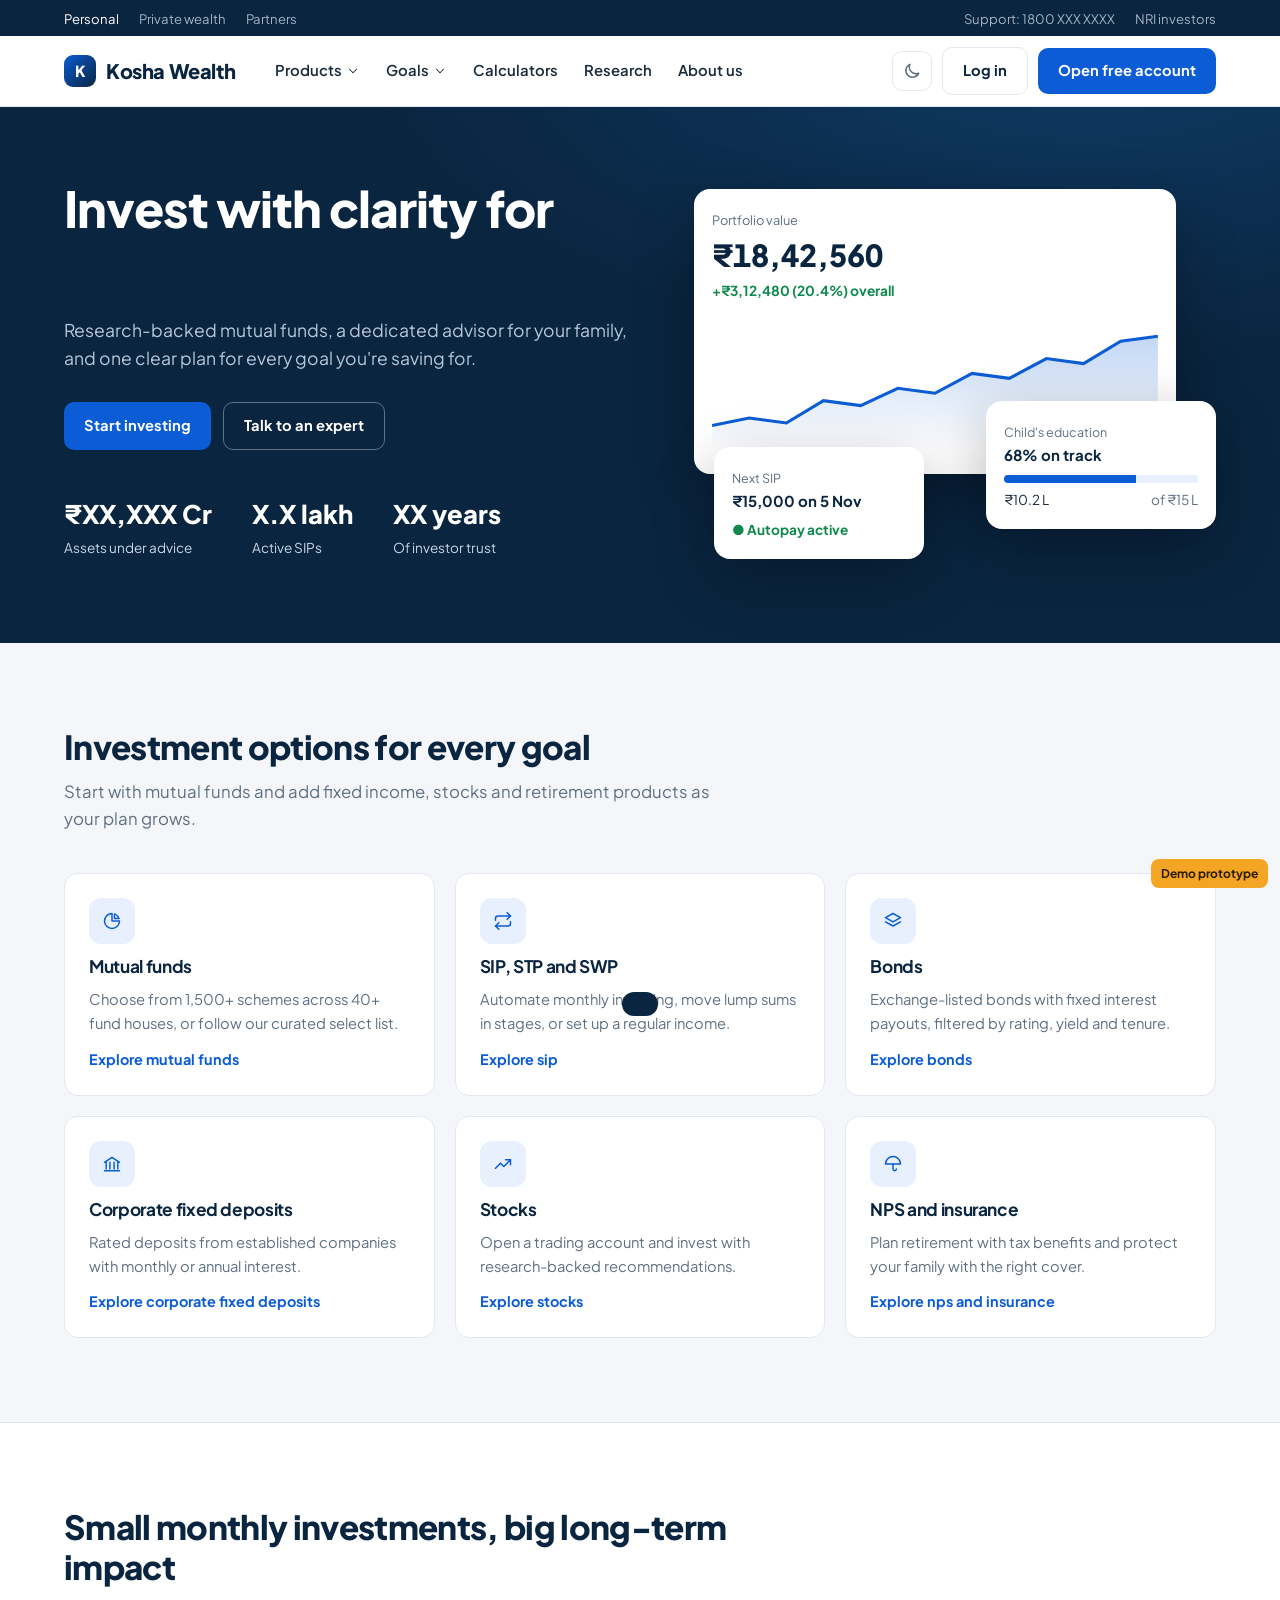
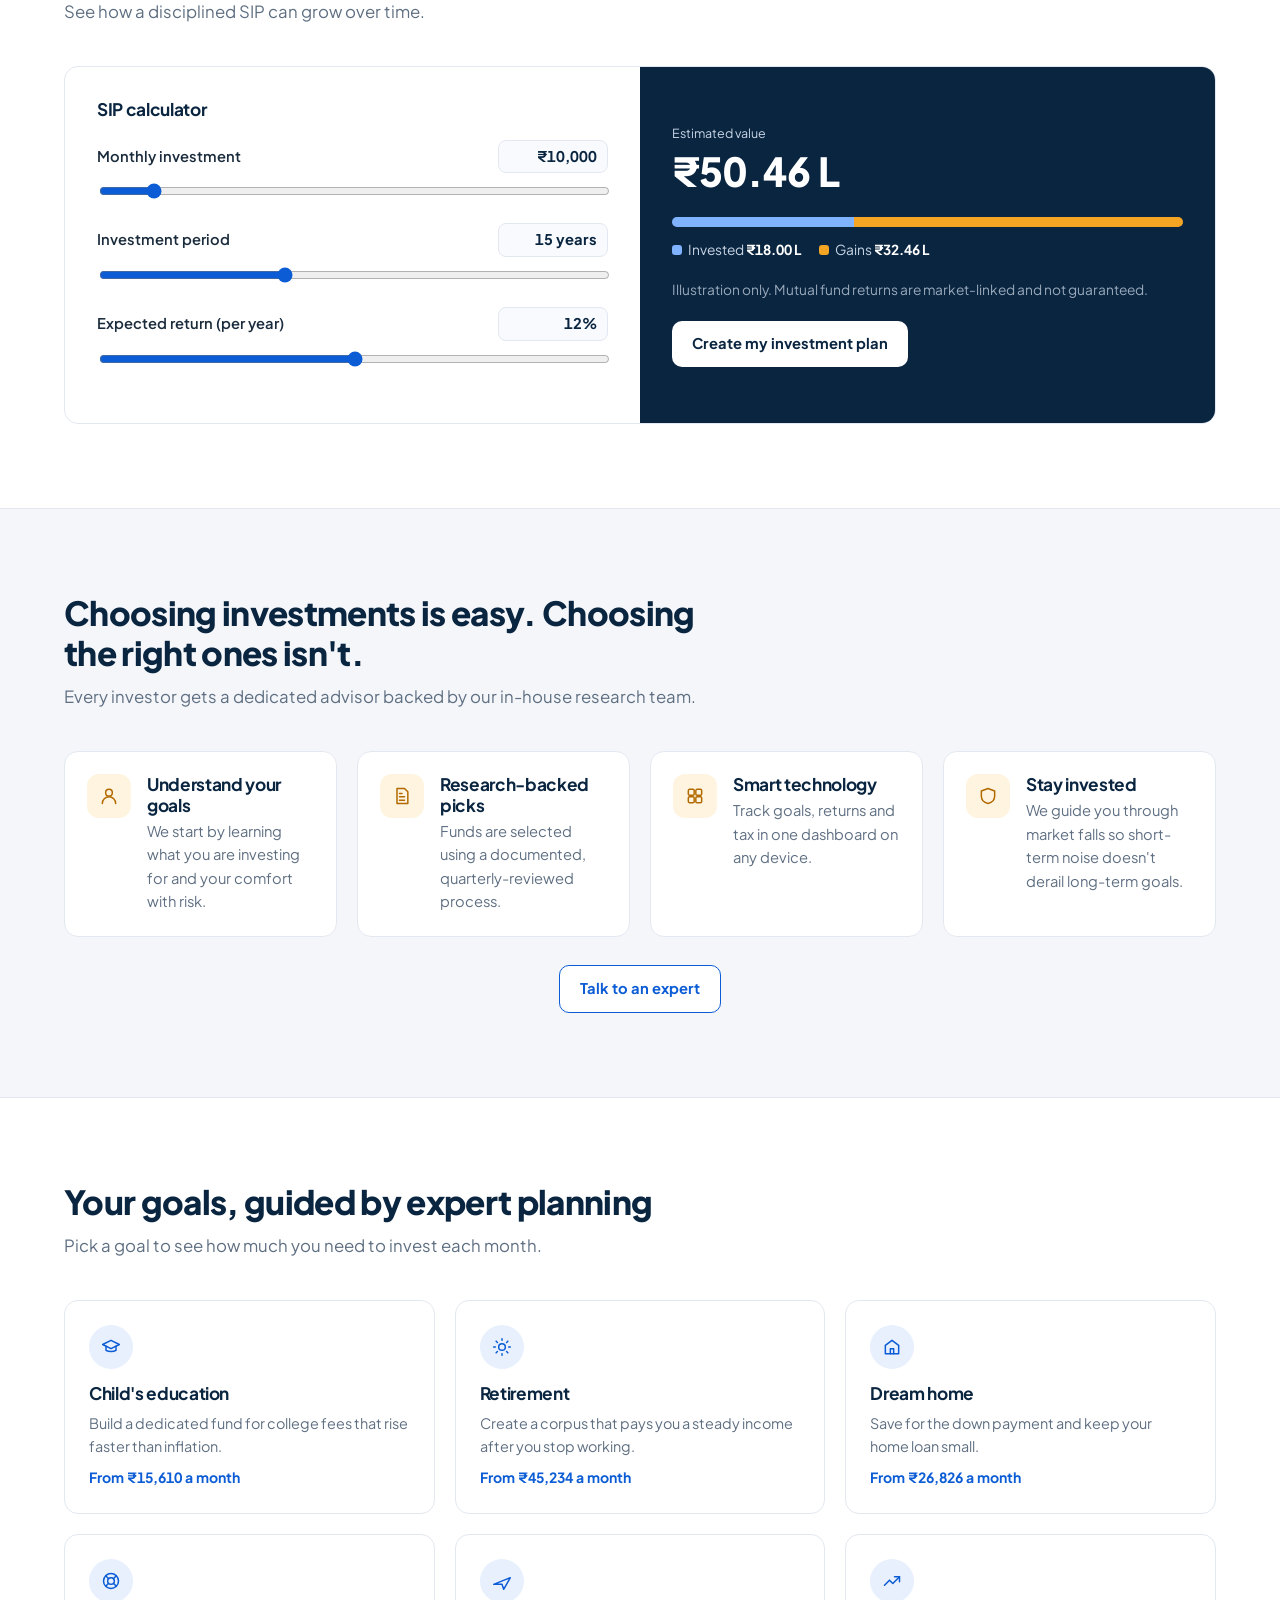
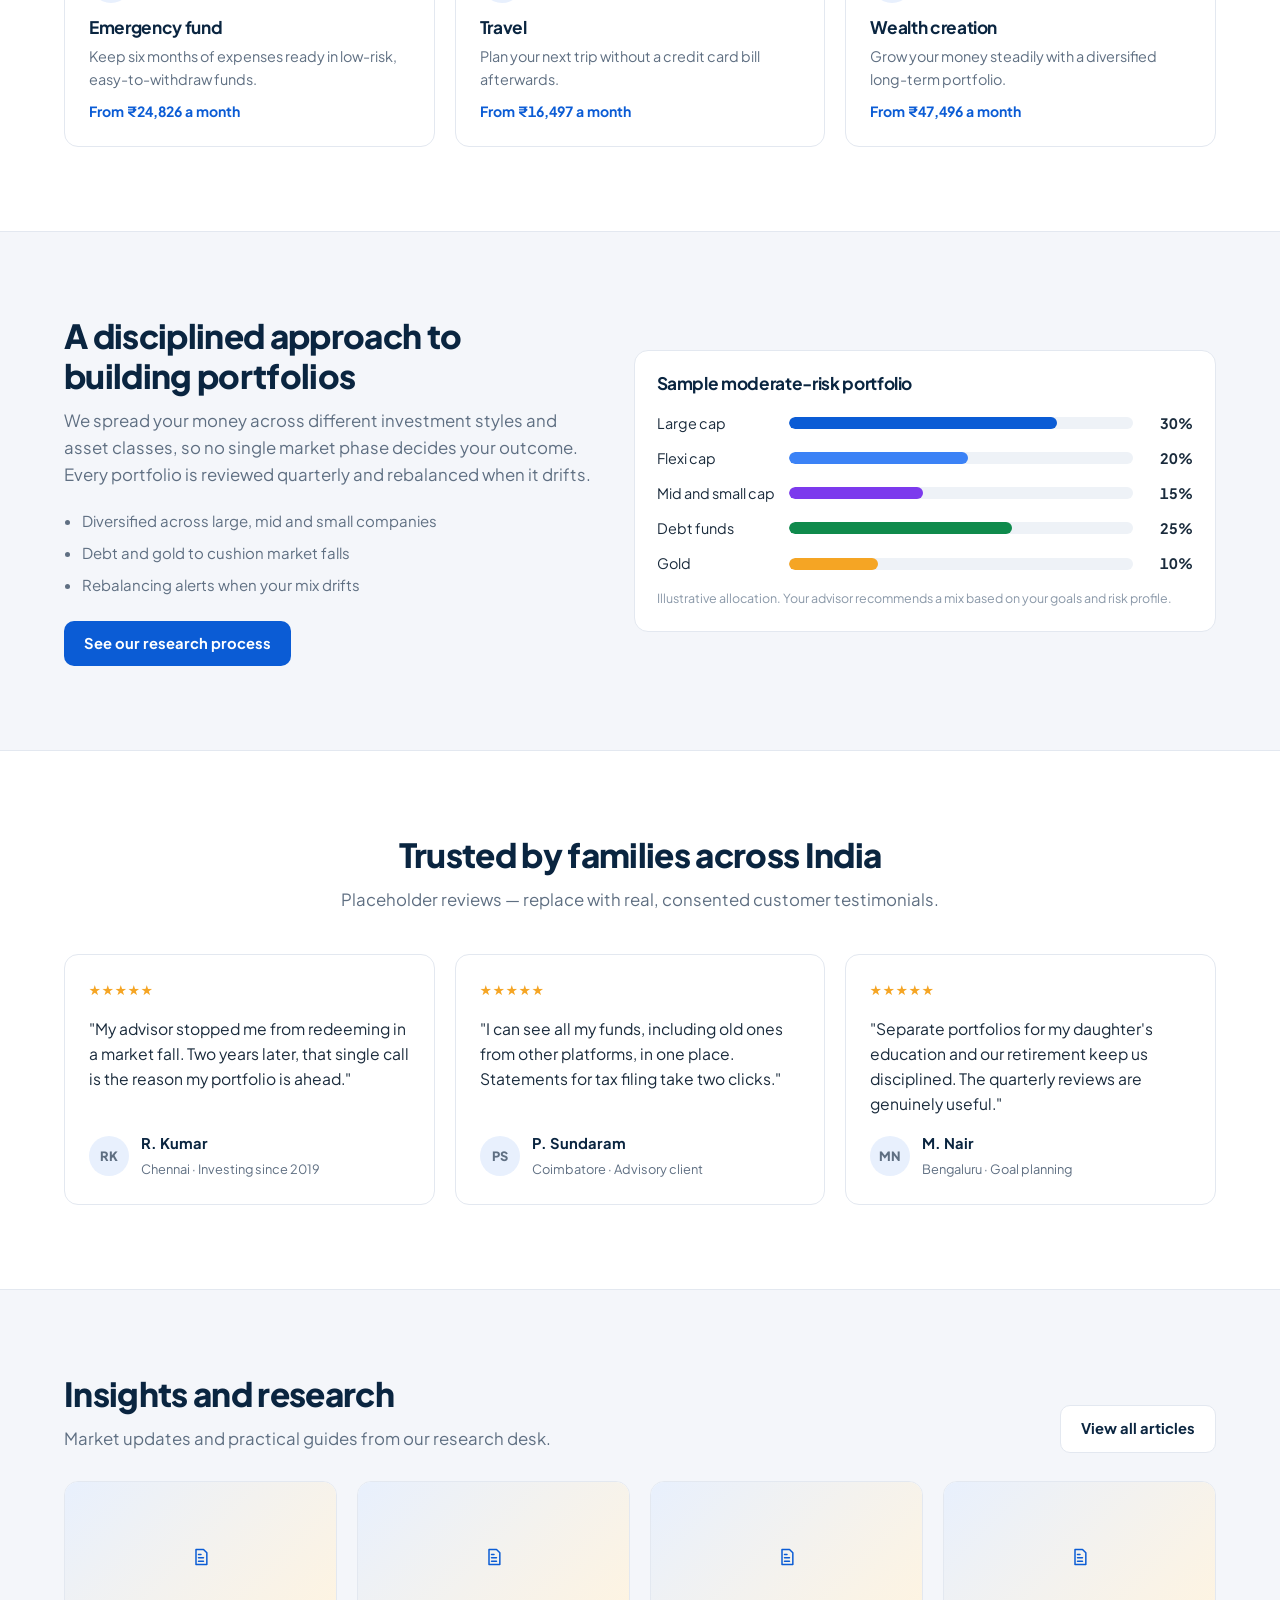
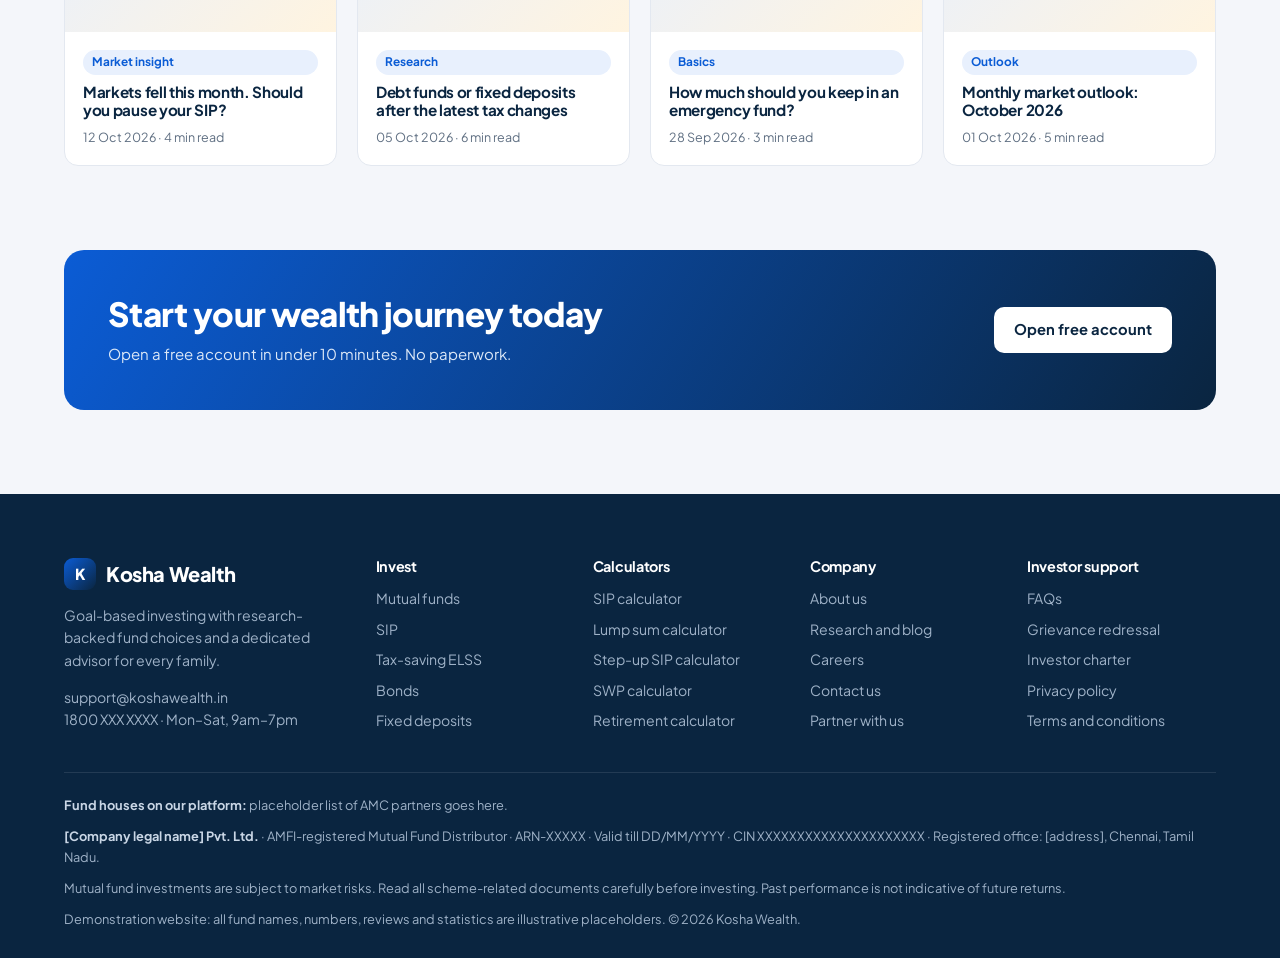
<file: archive/v2-corporate-demo.html>
<!DOCTYPE html>
<html lang="en" data-theme="light">
<head>
<meta charset="utf-8">
<meta name="viewport" content="width=device-width, initial-scale=1, viewport-fit=cover">
<title>Kosha Wealth — Invest with a plan</title>
<link rel="preconnect" href="https://fonts.googleapis.com">
<link rel="preconnect" href="https://fonts.gstatic.com" crossorigin>
<link href="https://fonts.googleapis.com/css2?family=Plus+Jakarta+Sans:wght@400;500;600;700;800&display=swap" rel="stylesheet">
<style>
:root{
  --bg:#F4F6FA;--surface:#FFFFFF;--surface-2:#F8FAFD;--line:#E3E8F0;--line-2:#EEF2F7;
  --navy:#0A2540;--text:#1A2B3C;--muted:#5F6F82;--faint:#8A98A8;
  --primary:#0B5CD5;--primary-2:#0A4DB3;--primary-soft:#E8F0FD;
  --accent:#F5A524;--accent-soft:#FFF4E0;--up:#0F8A4C;--up-soft:#E6F6EE;--down:#D0342C;--down-soft:#FDECEB;
  --hero:#0A2540;--hero-2:#0E3A63;
  --shadow-sm:0 1px 2px rgba(10,37,64,.06);--shadow:0 2px 6px rgba(10,37,64,.05),0 12px 32px rgba(10,37,64,.07);
  --font:"Plus Jakarta Sans",ui-sans-serif,system-ui,-apple-system,"Segoe UI",Roboto,sans-serif;
  box-sizing:border-box;padding-top:env(safe-area-inset-top,0px);padding-bottom:env(safe-area-inset-bottom,0px);
}
:root[data-theme="dark"]{
  --bg:#0B1420;--surface:#111D2B;--surface-2:#0F1A27;--line:#213244;--line-2:#1A2A3A;
  --navy:#E6EEF7;--text:#D9E3EE;--muted:#93A4B6;--faint:#6F8296;
  --primary:#4C8DF6;--primary-2:#6AA1F8;--primary-soft:#14263D;
  --accent:#F5B54A;--accent-soft:#2A2213;--up:#3CC683;--up-soft:#0F2A1F;--down:#F2716A;--down-soft:#2E1716;
  --hero:#0D1B2C;--hero-2:#12304F;--shadow-sm:none;--shadow:none;
}
html{scroll-padding-top:env(safe-area-inset-top,0px)}
*,*::before,*::after{box-sizing:inherit}
body{margin:0;background:var(--bg);color:var(--text);font:15px/1.6 var(--font);-webkit-font-smoothing:antialiased}
h1,h2,h3,h4{color:var(--navy);margin:0;line-height:1.2;letter-spacing:-.02em}
h1{font-size:clamp(2.1rem,4.4vw,3.4rem);font-weight:800}
.hero h1{font-size:clamp(2.1rem,3.9vw,3.1rem)}
h2{font-size:clamp(1.55rem,2.6vw,2.15rem);font-weight:800}
h3{font-size:1.08rem;font-weight:700}
h4{font-size:.95rem;font-weight:700}
p{margin:0}a{color:inherit}
button,input,select{font:inherit;color:inherit}
:focus-visible{outline:3px solid var(--primary);outline-offset:2px;border-radius:6px}
.num{font-variant-numeric:tabular-nums}
.wrap{max-width:1200px;margin:0 auto;padding:0 24px}
.muted{color:var(--muted)}.small{font-size:.86rem}
.pos{color:var(--up)!important}.neg{color:var(--down)!important}
svg.i{width:20px;height:20px;stroke:currentColor;fill:none;stroke-width:1.8;stroke-linecap:round;stroke-linejoin:round;flex:none}
/* buttons */
.btn{border:0;cursor:pointer;border-radius:10px;padding:11px 20px;font-weight:700;font-size:.92rem;text-decoration:none;display:inline-flex;align-items:center;gap:8px;justify-content:center;white-space:nowrap;transition:background .15s,border-color .15s}
.btn-primary{background:var(--primary);color:#fff}.btn-primary:hover{background:var(--primary-2)}
.btn-outline{background:var(--surface);color:var(--primary);border:1.5px solid var(--primary)}
.btn-outline:hover{background:var(--primary-soft)}
.btn-light{background:var(--surface);color:var(--navy);border:1px solid var(--line)}
.btn-light:hover{border-color:var(--primary)}
.btn-white{background:#fff;color:#0A2540}
.btn-sm{padding:7px 14px;font-size:.84rem;border-radius:8px}
.icon-btn{width:40px;height:40px;border-radius:10px;border:1px solid var(--line);background:var(--surface);display:grid;place-items:center;cursor:pointer;color:var(--muted);position:relative}
.icon-btn:hover{color:var(--primary);border-color:var(--primary)}
.badge[hidden]{display:none}
.badge{position:absolute;top:-6px;right:-6px;background:var(--accent);color:#2B1D00;font-size:.7rem;font-weight:800;min-width:19px;height:19px;border-radius:10px;display:grid;place-items:center;padding:0 5px}
.card{background:var(--surface);border:1px solid var(--line);border-radius:14px}
.pad{padding:22px}
.chip{display:inline-flex;align-items:center;gap:6px;font-size:.74rem;font-weight:700;padding:3px 9px;border-radius:999px;background:var(--primary-soft);color:var(--primary)}
.chip.new{background:var(--accent-soft);color:#9A5B00}
:root[data-theme="dark"] .chip.new{color:var(--accent)}
.stars{color:var(--accent);font-size:.82rem;letter-spacing:1px;white-space:nowrap}

/* ===================== PUBLIC SITE ===================== */
.topbar{background:var(--hero);color:#C9D6E5;font-size:.82rem}
.topbar .wrap{display:flex;justify-content:space-between;align-items:center;height:36px;gap:16px}
.topbar a{text-decoration:none;opacity:.8}.topbar a:hover,.topbar a.on{opacity:1;color:#fff}
.topbar .seglinks{display:flex;gap:20px}
.pub-header{position:sticky;top:env(safe-area-inset-top,0px);z-index:40;background:var(--surface);border-bottom:1px solid var(--line)}
.pub-nav{display:flex;align-items:center;height:70px;gap:28px}
.logo{display:flex;align-items:center;gap:10px;font-weight:800;font-size:1.25rem;color:var(--navy);text-decoration:none;letter-spacing:-.02em}
.logo-mark{width:32px;height:32px;border-radius:9px;background:linear-gradient(135deg,var(--primary),#0A2540);display:grid;place-items:center;color:#fff;font-weight:800;font-size:.95rem}
.menu{display:flex;gap:2px;list-style:none;margin:0;padding:0}
.menu>li{position:relative}
.menu>li>a,.menu>li>button{display:flex;align-items:center;gap:4px;padding:24px 12px;font-weight:600;color:var(--text);text-decoration:none;background:none;border:0;cursor:pointer;font-size:.93rem}
.menu>li>a:hover,.menu>li>button:hover{color:var(--primary)}
.menu .caret{width:14px;height:14px}
.mega{position:absolute;top:100%;left:-12px;background:var(--surface);border:1px solid var(--line);border-radius:14px;box-shadow:var(--shadow);padding:14px;display:none;min-width:520px;grid-template-columns:1fr 1fr;gap:4px}
.menu>li:hover .mega,.menu>li:focus-within .mega{display:grid}
.mega a{display:flex;gap:12px;padding:10px 12px;border-radius:10px;text-decoration:none}
.mega a:hover{background:var(--surface-2)}
.mega .mi{width:36px;height:36px;border-radius:9px;background:var(--primary-soft);color:var(--primary);display:grid;place-items:center;flex:none}
.mega b{display:block;color:var(--navy);font-size:.92rem}
.mega span{color:var(--muted);font-size:.8rem;line-height:1.4}
.pub-actions{margin-left:auto;display:flex;gap:10px;align-items:center}
.burger{display:none}
@media (max-width:1020px){.menu{display:none}.burger{display:grid}.menu.open{display:flex;flex-direction:column;position:absolute;top:70px;left:0;right:0;background:var(--surface);border-bottom:1px solid var(--line);padding:8px 24px}.menu.open .mega{display:none!important}.menu.open>li>a,.menu.open>li>button{padding:12px 0}}
@media (max-width:560px){.hide-sm{display:none!important}}

.hero{background:radial-gradient(1200px 500px at 85% -10%,var(--hero-2),transparent 60%),var(--hero);color:#C9D6E5;padding:72px 0 84px;overflow:hidden}
.hero-grid{display:grid;grid-template-columns:1.1fr 1fr;gap:56px;align-items:center}
@media (max-width:940px){.hero-grid{grid-template-columns:1fr}}
.hero h1{color:#fff}
.hero h1 .rot{display:block;color:#7FB2FF;min-height:1.2em;transition:opacity .25s}
.hero p.lead{font-size:1.1rem;margin-top:18px;max-width:52ch;color:#B8C8DA}
.hero-cta{display:flex;gap:12px;margin-top:30px;flex-wrap:wrap}
.hero-cta .btn-ghost-w{background:transparent;border:1.5px solid rgba(255,255,255,.35);color:#fff}
.hero-cta .btn-ghost-w:hover{border-color:#fff}
.hero-stats{display:flex;gap:40px;margin-top:44px;flex-wrap:wrap}
.hero-stats b{display:block;color:#fff;font-size:1.6rem;font-weight:800}
.hero-stats span{font-size:.85rem}
.hero-visual{position:relative;min-height:380px}
.hv-card{position:absolute;background:#fff;color:#1A2B3C;border-radius:16px;box-shadow:0 20px 60px rgba(0,0,0,.3);padding:18px}
.hv-main{inset:10px 40px auto 0;}
.hv-main small{color:#5F6F82;font-size:.8rem}
.hv-main .v{font-size:1.9rem;font-weight:800;color:#0A2540}
.hv-goal{right:0;bottom:30px;width:230px}
.hv-sip{left:20px;bottom:0;width:210px}
.prog{height:8px;border-radius:4px;background:#E8F0FD;overflow:hidden;margin-top:8px}.prog span{display:block;height:100%;background:#0B5CD5}
:root[data-theme="dark"] .prog{background:var(--line)}
.hv-row{display:flex;justify-content:space-between;font-size:.85rem;margin-top:6px}
@media (max-width:940px){.hero-visual{display:none}}

section.s{padding:84px 0}
section.alt{background:var(--surface);border-top:1px solid var(--line);border-bottom:1px solid var(--line)}
.sh{max-width:680px;margin-bottom:40px}
.sh.center{margin-left:auto;margin-right:auto;text-align:center}
.sh p{color:var(--muted);font-size:1.05rem;margin-top:12px}
.g3{display:grid;grid-template-columns:repeat(3,1fr);gap:20px}
.g4{display:grid;grid-template-columns:repeat(4,1fr);gap:20px}
.g2{display:grid;grid-template-columns:1fr 1fr;gap:20px}
@media (max-width:940px){.g3,.g4{grid-template-columns:1fr 1fr}.g2{grid-template-columns:1fr}}
@media (max-width:600px){.g3,.g4{grid-template-columns:1fr}}
.prod{padding:24px;display:flex;flex-direction:column;gap:12px;text-decoration:none;transition:border-color .15s,box-shadow .15s}
.prod:hover{border-color:var(--primary);box-shadow:var(--shadow)}
.prod .pi{width:46px;height:46px;border-radius:12px;background:var(--primary-soft);color:var(--primary);display:grid;place-items:center}
.prod p{color:var(--muted);font-size:.92rem}
.prod .more{margin-top:auto;color:var(--primary);font-weight:700;font-size:.9rem}
.calc-sec{display:grid;grid-template-columns:1fr 1fr;gap:0;overflow:hidden}
@media (max-width:860px){.calc-sec{grid-template-columns:1fr}}
.calc-sec .l{padding:32px}.calc-sec .r{padding:32px;background:var(--hero);color:#C9D6E5;display:flex;flex-direction:column;justify-content:center}
.calc-sec .r h3{color:#fff}
.rng{display:grid;gap:8px;margin-bottom:22px}
.rng .top{display:flex;justify-content:space-between;align-items:center;font-weight:600;font-size:.92rem}
.rng .val{border:1px solid var(--line);border-radius:8px;padding:4px 10px;min-width:110px;text-align:right;background:var(--surface-2);font-weight:700;color:var(--navy)}
input[type=range]{width:100%;accent-color:var(--primary)}
.big-v{font-size:2.5rem;font-weight:800;color:#fff;line-height:1.1;margin:6px 0 18px}
.split{display:flex;height:10px;border-radius:5px;overflow:hidden;margin:6px 0 12px;background:rgba(255,255,255,.12)}
.split .a{background:#7FB2FF}.split .b{background:var(--accent)}
.lg{display:flex;gap:18px;font-size:.86rem;flex-wrap:wrap}.lg i{display:inline-block;width:10px;height:10px;border-radius:3px;margin-right:6px}
.feat{display:flex;gap:16px;padding:22px}
.feat .fi{width:44px;height:44px;border-radius:12px;background:var(--accent-soft);color:#B26A00;display:grid;place-items:center;flex:none}
:root[data-theme="dark"] .feat .fi{color:var(--accent)}
.feat p{color:var(--muted);font-size:.92rem;margin-top:4px}
.goal{position:relative;padding:24px;min-height:190px;display:flex;flex-direction:column;gap:8px;text-decoration:none;overflow:hidden;cursor:pointer;text-align:left;border:1px solid var(--line);background:var(--surface);border-radius:14px}
.goal:hover{border-color:var(--primary)}
.goal .gi{width:44px;height:44px;border-radius:50%;background:var(--primary-soft);color:var(--primary);display:grid;place-items:center;margin-bottom:6px}
.goal p{color:var(--muted);font-size:.9rem}
.goal .gl{margin-top:auto;font-weight:700;color:var(--primary);font-size:.88rem}
.approach{display:grid;grid-template-columns:1fr 1.1fr;gap:40px;align-items:center}
@media (max-width:900px){.approach{grid-template-columns:1fr}}
.alloc-row{display:grid;grid-template-columns:120px 1fr 48px;gap:12px;align-items:center;font-size:.9rem;margin-bottom:12px}
.alloc-row .bar{height:12px;border-radius:6px;background:var(--line-2);overflow:hidden}.alloc-row .bar span{display:block;height:100%;border-radius:6px}
.testi{padding:24px;display:flex;flex-direction:column;gap:16px}
.testi p{font-size:.98rem}
.who{display:flex;gap:12px;align-items:center;margin-top:auto}
.av{width:40px;height:40px;border-radius:50%;background:var(--primary-soft);color:var(--primary);display:grid;place-items:center;font-weight:800}
.who b{display:block;font-size:.92rem;color:var(--navy)}.who span{font-size:.8rem;color:var(--muted)}
.post{overflow:hidden;display:flex;flex-direction:column;text-decoration:none}
.post .th{height:150px;background:linear-gradient(135deg,var(--primary-soft),var(--accent-soft));display:grid;place-items:center;color:var(--primary)}
.post .pb{padding:18px;display:grid;gap:8px}
.post .pb small{color:var(--muted)}
.cta-band{background:linear-gradient(120deg,var(--primary),#0A2540);color:#DCE8F7;border-radius:20px;padding:44px;display:flex;justify-content:space-between;align-items:center;gap:24px;flex-wrap:wrap}
.cta-band h2{color:#fff}
.faq details{border-bottom:1px solid var(--line);padding:18px 0}
.faq summary{cursor:pointer;font-weight:700;color:var(--navy);list-style:none;display:flex;justify-content:space-between;gap:12px}
.faq summary::-webkit-details-marker{display:none}
.faq summary::after{content:"+";font-size:1.3rem;line-height:1;color:var(--primary)}
.faq details[open] summary::after{content:"–"}
.faq details p{color:var(--muted);margin-top:10px;max-width:72ch}
.pub-footer{background:var(--hero);color:#9FB2C7;padding:64px 0 28px;font-size:.88rem}
.pub-footer .logo{color:#fff}
.fgrid{display:grid;grid-template-columns:1.5fr repeat(4,1fr);gap:28px}
@media (max-width:900px){.fgrid{grid-template-columns:1fr 1fr}}
.pub-footer h4{color:#fff;margin-bottom:12px;font-size:.9rem}
.pub-footer ul{list-style:none;padding:0;margin:0;display:grid;gap:8px}
.pub-footer a{text-decoration:none}.pub-footer a:hover{color:#fff}
.fmeta{border-top:1px solid rgba(255,255,255,.1);margin-top:40px;padding-top:22px;display:grid;gap:10px;font-size:.8rem;line-height:1.65}
.fmeta b{color:#C9D6E5}
.page-hero{background:var(--hero);color:#B8C8DA;padding:52px 0}
.page-hero h1{color:#fff;font-size:clamp(1.9rem,3.6vw,2.7rem)}
.page-hero p{margin-top:10px;max-width:60ch}

/* ===================== APP (LOGGED IN) ===================== */
.app{display:none;min-height:100vh}
body.in-app .public{display:none}
body.in-app .app{display:grid;grid-template-columns:240px 1fr}
@media (max-width:980px){body.in-app .app{grid-template-columns:1fr}}
.side{position:sticky;top:0;height:100vh;background:var(--surface);border-right:1px solid var(--line);display:flex;flex-direction:column;padding:18px 14px;overflow-y:auto}
@media (max-width:980px){.side{position:fixed;left:0;top:0;bottom:0;width:260px;z-index:70;transform:translateX(-100%);transition:transform .25s}.side.open{transform:none}}
.side .logo{padding:4px 8px 18px}
.snav{display:grid;gap:2px}
.snav a{display:flex;align-items:center;gap:12px;padding:10px 12px;border-radius:10px;text-decoration:none;color:var(--muted);font-weight:600;font-size:.92rem}
.snav a:hover{background:var(--surface-2);color:var(--navy)}
.snav a.on{background:var(--primary-soft);color:var(--primary)}
.snav .sep{height:1px;background:var(--line);margin:10px 8px}
.side-foot{margin-top:auto;padding:14px;border-radius:12px;background:var(--surface-2);border:1px solid var(--line);font-size:.84rem}
.app-main{min-width:0;display:flex;flex-direction:column}
.atop{position:sticky;top:0;z-index:30;background:var(--surface);border-bottom:1px solid var(--line);height:64px;display:flex;align-items:center;gap:14px;padding:0 24px}
.atop .menu-t{display:none}
@media (max-width:980px){.atop .menu-t{display:grid}}
.search{flex:1;max-width:420px;display:flex;align-items:center;gap:8px;border:1px solid var(--line);background:var(--surface-2);border-radius:10px;padding:0 12px;height:40px;color:var(--faint)}
.search input{border:0;background:transparent;outline:0;flex:1;color:var(--text)}
.atop-r{margin-left:auto;display:flex;gap:10px;align-items:center}
@media (max-width:640px){.search{display:none}.atop{padding:0 14px;gap:8px}.atop-r{gap:6px}.acontent{padding:16px}}
.me{display:flex;align-items:center;gap:10px;cursor:pointer;background:none;border:0;padding:4px}
.me .av{width:36px;height:36px}
.me b{font-size:.88rem;color:var(--navy);display:block;line-height:1.2;text-align:left}.me small{font-size:.75rem;color:var(--muted)}
.dd{position:absolute;right:0;top:calc(100% + 8px);background:var(--surface);border:1px solid var(--line);border-radius:14px;box-shadow:var(--shadow);width:260px;padding:8px;display:none;z-index:60}
.dd.show{display:block}
.dd h5{margin:8px 10px 4px;font-size:.72rem;color:var(--faint);font-weight:700}
.dd a{display:flex;gap:10px;align-items:center;padding:9px 10px;border-radius:8px;text-decoration:none;font-size:.9rem;font-weight:600}
.dd a:hover{background:var(--surface-2);color:var(--primary)}
.subnav{background:var(--surface);border-bottom:1px solid var(--line);padding:0 24px;display:flex;gap:4px;overflow-x:auto}
.subnav a{padding:14px 14px;text-decoration:none;font-weight:700;color:var(--muted);border-bottom:2.5px solid transparent;white-space:nowrap;font-size:.92rem}
.subnav a.on{color:var(--primary);border-color:var(--primary)}
.subnav a:hover{color:var(--navy)}
.acontent{padding:24px;display:grid;grid-template-columns:minmax(0,1fr);gap:22px;max-width:1280px;width:100%}
.acontent>*{min-width:0}
.subnav[hidden]{display:none}
.ahead{display:flex;justify-content:space-between;align-items:end;gap:14px;flex-wrap:wrap}
.ahead h1{font-size:1.6rem}
.welcome{background:linear-gradient(115deg,var(--hero),var(--hero-2));color:#C9D6E5;border-radius:16px;padding:28px;display:flex;justify-content:space-between;align-items:center;gap:20px;flex-wrap:wrap}
.welcome h2{color:#fff;font-size:1.5rem}
.welcome p{margin-top:6px}
.tiles{display:grid;grid-template-columns:repeat(6,1fr);gap:12px}
@media (max-width:900px){.tiles{grid-template-columns:repeat(3,1fr)}}
.tile{padding:18px 12px;text-align:center;display:grid;gap:8px;justify-items:center;text-decoration:none;font-weight:700;font-size:.88rem;color:var(--navy);position:relative}
.tile:hover{border-color:var(--primary)}
.tile .ti{width:44px;height:44px;border-radius:12px;background:var(--primary-soft);color:var(--primary);display:grid;place-items:center}
.tile .chip{position:absolute;top:8px;right:8px;font-size:.65rem;padding:1px 7px}
.secthead{display:flex;justify-content:space-between;align-items:center;margin-bottom:14px;gap:12px}
.secthead a{color:var(--primary);font-weight:700;text-decoration:none;font-size:.9rem}
.pills{display:flex;gap:8px;overflow-x:auto;padding-bottom:2px}
.pill{border:1px solid var(--line);background:var(--surface);border-radius:999px;padding:7px 14px;font-weight:600;font-size:.86rem;cursor:pointer;white-space:nowrap;color:var(--muted)}
.pill[aria-pressed="true"]{background:var(--primary);border-color:var(--primary);color:#fff}
.hscroll{display:grid;grid-auto-flow:column;grid-auto-columns:minmax(220px,1fr);gap:14px;overflow-x:auto;padding-bottom:4px}
.fcard{padding:16px;display:flex;flex-direction:column;gap:10px;cursor:pointer;text-align:left;background:var(--surface);border:1px solid var(--line);border-radius:14px}
.fcard:hover{border-color:var(--primary)}
.fcard .inv{font-size:.72rem;font-weight:700;color:var(--muted)}
.fcard b{color:var(--navy);font-size:.92rem;line-height:1.35}
.fcard .ret{font-size:1.3rem;font-weight:800}
.fcard small{color:var(--muted);font-size:.76rem}
.amc{width:34px;height:34px;border-radius:9px;display:grid;place-items:center;font-weight:800;font-size:.8rem;color:#fff;flex:none}
.split2{display:grid;grid-template-columns:1.5fr 1fr;gap:22px}
@media (max-width:1000px){.split2{grid-template-columns:1fr}}
.worth{display:flex;justify-content:space-between;gap:18px;align-items:center;flex-wrap:wrap}
.worth .srcs{display:flex;gap:8px;flex-wrap:wrap}
.worth .srcs span{font-size:.75rem;font-weight:700;border:1px solid var(--line);border-radius:6px;padding:3px 8px;color:var(--muted)}
.blog-l a{display:flex;justify-content:space-between;gap:12px;padding:12px 0;border-bottom:1px solid var(--line-2);text-decoration:none;font-weight:600;font-size:.92rem}
.blog-l a:last-child{border-bottom:0}.blog-l small{color:var(--muted);white-space:nowrap;font-weight:500}
.notice{display:flex;gap:14px;align-items:center;justify-content:space-between;background:var(--accent-soft);border:1px solid #F7DDA8;border-radius:14px;padding:16px 18px;flex-wrap:wrap}
:root[data-theme="dark"] .notice{border-color:#4A3A16}
.notice b{color:var(--navy)}
.trustrow{display:grid;grid-template-columns:repeat(3,1fr);gap:12px}
@media (max-width:700px){.trustrow{grid-template-columns:1fr}}
.trustrow div{display:flex;gap:12px;align-items:center;padding:14px;font-size:.84rem;color:var(--muted)}
.trustrow b{display:block;color:var(--navy);font-size:.9rem}
.metrics{display:grid;grid-template-columns:repeat(4,1fr);gap:1px;background:var(--line);border-radius:14px;overflow:hidden;border:1px solid var(--line)}
@media (max-width:800px){.metrics{grid-template-columns:1fr 1fr}}
.metrics>div{background:var(--surface);padding:18px}
.metrics small{color:var(--muted);font-size:.8rem;display:block}
.metrics b{font-size:1.35rem;color:var(--navy);font-weight:800}
.metrics .sub{font-size:.8rem;font-weight:700}
.seg{display:inline-flex;background:var(--line-2);border-radius:10px;padding:3px;gap:3px}
.seg button{border:0;background:transparent;padding:7px 14px;border-radius:8px;font-weight:700;cursor:pointer;color:var(--muted);font-size:.85rem;white-space:nowrap}
.seg button[aria-pressed="true"]{background:var(--surface);color:var(--primary);box-shadow:var(--shadow-sm)}
.ptabs{display:flex;gap:4px;border-bottom:1px solid var(--line);overflow-x:auto}
.ptabs button{background:none;border:0;padding:12px 16px;font-weight:700;color:var(--muted);cursor:pointer;border-bottom:2.5px solid transparent;white-space:nowrap}
.ptabs button[aria-pressed="true"]{color:var(--primary);border-color:var(--primary)}
.gport{display:grid;grid-template-columns:1fr auto auto;gap:18px;align-items:center;padding:16px 20px;border-bottom:1px solid var(--line-2)}
.gport:last-child{border-bottom:0}
.gport .bar{height:6px;border-radius:3px;background:var(--line-2);margin-top:8px;max-width:260px;overflow:hidden}.gport .bar span{display:block;height:100%;background:var(--primary)}
@media (max-width:640px){.gport{grid-template-columns:1fr auto}.gport .act{display:none}}
table{width:100%;border-collapse:collapse;font-size:.9rem}
th,td{padding:12px 14px;text-align:left;border-bottom:1px solid var(--line-2)}
th{color:var(--muted);font-weight:700;font-size:.78rem;background:var(--surface-2)}
td.r,th.r{text-align:right}
.tbl{overflow-x:auto}
.linkish{background:none;border:0;padding:0;color:var(--navy);font-weight:700;cursor:pointer;text-align:left}
.linkish:hover{color:var(--primary)}
.inv-tiles{display:grid;grid-template-columns:repeat(7,1fr);gap:12px}
@media (max-width:1100px){.inv-tiles{grid-template-columns:repeat(4,1fr)}}
@media (max-width:600px){.inv-tiles{grid-template-columns:repeat(2,1fr)}}
.cat-grid{display:grid;grid-template-columns:repeat(6,1fr);gap:12px}
@media (max-width:900px){.cat-grid{grid-template-columns:repeat(3,1fr)}}
.sp-grid{display:grid;grid-template-columns:repeat(4,1fr);gap:12px}
@media (max-width:900px){.sp-grid{grid-template-columns:1fr 1fr}}
.sp{padding:18px;display:grid;gap:4px;cursor:pointer;text-align:left;background:var(--surface);border:1px solid var(--line);border-radius:14px}
.sp:hover{border-color:var(--primary)}
.sp b{color:var(--navy)}.sp span{color:var(--muted);font-size:.85rem}
.flist .row{display:grid;grid-template-columns:auto 1fr repeat(3,74px) 84px 70px auto;gap:14px;align-items:center;padding:14px 18px;border-bottom:1px solid var(--line-2)}
.flist .row:last-child{border-bottom:0}
.flist .head{background:var(--surface-2);font-size:.76rem;font-weight:700;color:var(--muted);padding-top:10px;padding-bottom:10px}
.flist .r{text-align:right}
.flist .nm small{display:block;color:var(--muted);font-size:.78rem}
@media (max-width:900px){.flist .row{grid-template-columns:auto 1fr 74px auto}.flist .c1,.flist .c5,.flist .cn,.flist .cr{display:none}}
.add{border:1.5px solid var(--primary);background:transparent;color:var(--primary);border-radius:8px;padding:6px 12px;font-weight:700;cursor:pointer;font-size:.82rem;white-space:nowrap}
.add.on{background:var(--primary);color:#fff}
.layout-f{display:grid;grid-template-columns:250px 1fr;gap:20px;align-items:start}
@media (max-width:900px){.layout-f{grid-template-columns:1fr}}
.fpanel{padding:18px;display:grid;gap:18px;position:sticky;top:84px}
@media (max-width:900px){.fpanel{position:static}}
.fpanel h4{font-size:.85rem;margin-bottom:6px}
.fpanel label{display:flex;gap:8px;align-items:center;font-size:.88rem;color:var(--muted);padding:3px 0;cursor:pointer}
.tool{display:flex;gap:10px;flex-wrap:wrap;margin-bottom:14px}
.tool input,.tool select,.fld input,.fld select{border:1px solid var(--line);background:var(--surface);border-radius:10px;padding:10px 12px;color:var(--text)}
.tool input{flex:1;min-width:200px}
.empty{text-align:center;padding:48px 20px;color:var(--muted)}
.empty .ei{width:56px;height:56px;border-radius:50%;background:var(--primary-soft);color:var(--primary);display:grid;place-items:center;margin:0 auto 14px}
/* fund detail */
.fhead{display:flex;justify-content:space-between;gap:18px;flex-wrap:wrap;align-items:flex-start}
.fstats{display:grid;grid-template-columns:repeat(6,1fr);gap:1px;background:var(--line);border:1px solid var(--line);border-radius:14px;overflow:hidden}
@media (max-width:900px){.fstats{grid-template-columns:repeat(3,1fr)}}
.fstats div{background:var(--surface);padding:14px 16px}
.fstats small{display:block;color:var(--muted);font-size:.76rem}
.fstats b{font-size:1.02rem;color:var(--navy)}
.riskm{display:inline-flex;gap:3px;vertical-align:middle;margin-left:6px}.riskm i{width:10px;height:6px;border-radius:2px;background:var(--line)}
.kv{display:grid;grid-template-columns:1fr 1fr;gap:16px 24px}
.kv small{display:block;color:var(--muted);font-size:.78rem}
.kv b{color:var(--navy);font-size:.92rem;font-weight:600}
.rbtn{display:flex;gap:6px}.rbtn button{border:1px solid var(--line);background:var(--surface);border-radius:8px;padding:5px 11px;font-weight:700;cursor:pointer;font-size:.8rem;color:var(--muted)}
.rbtn button[aria-pressed="true"]{background:var(--primary-soft);color:var(--primary);border-color:var(--primary)}
.sbar{height:8px;border-radius:4px;background:var(--line-2);overflow:hidden}.sbar span{display:block;height:100%;background:var(--primary)}
/* bonds */
.bond{padding:18px;display:grid;gap:12px}
.bond .top{display:flex;justify-content:space-between;gap:10px;align-items:flex-start}
.bond .ytm{font-size:1.5rem;font-weight:800;color:var(--up)}
.bond .meta{display:grid;grid-template-columns:repeat(3,1fr);gap:8px;font-size:.8rem;color:var(--muted)}
.bond .meta b{display:block;color:var(--navy);font-size:.88rem}
/* drawer modal toast */
.scrim{position:fixed;inset:0;background:rgba(5,15,30,.5);z-index:80;display:none}.scrim.show{display:block}
.drawer{position:fixed;top:0;right:0;bottom:0;width:min(460px,100%);background:var(--surface);z-index:90;transform:translateX(100%);transition:transform .28s ease;display:flex;flex-direction:column;padding-top:env(safe-area-inset-top,0px);padding-bottom:env(safe-area-inset-bottom,0px)}
.drawer.show{transform:none}
.dh{display:flex;justify-content:space-between;align-items:center;padding:18px 22px;border-bottom:1px solid var(--line)}
.db{padding:20px 22px;overflow-y:auto;flex:1;display:grid;gap:14px;align-content:start}
.df{padding:16px 22px;border-top:1px solid var(--line)}
.x{background:none;border:0;font-size:1.6rem;cursor:pointer;color:var(--muted);line-height:1}
.bitem{border:1px solid var(--line);border-radius:14px;padding:16px;display:grid;gap:12px}
.fld{display:grid;gap:6px}.fld label{font-size:.82rem;font-weight:700;color:var(--muted)}
.fld input,.fld select{width:100%}
.f2{display:grid;grid-template-columns:1fr 1fr;gap:12px}
.modal{position:fixed;inset:0;z-index:95;display:none;place-items:center;padding:20px}.modal.show{display:grid}
.mbox{background:var(--surface);border-radius:20px;width:min(860px,100%);display:grid;grid-template-columns:1fr 1fr;overflow:hidden;box-shadow:0 30px 80px rgba(0,0,0,.3)}
@media (max-width:760px){.mbox{grid-template-columns:1fr}.mbox .ml{display:none}}
.mbox .ml{background:linear-gradient(150deg,var(--hero),var(--hero-2));color:#C9D6E5;padding:36px;display:flex;flex-direction:column;gap:16px}
.mbox .ml h3{color:#fff;font-size:1.4rem}
.mbox .ml li{margin-bottom:8px}
.mbox .mr{padding:36px;display:grid;gap:14px;align-content:center}
.sepor{display:flex;align-items:center;gap:10px;color:var(--faint);font-size:.82rem}.sepor::before,.sepor::after{content:"";flex:1;height:1px;background:var(--line)}
.toast{position:fixed;left:50%;bottom:calc(24px + env(safe-area-inset-bottom,0px));transform:translateX(-50%) translateY(140px);background:var(--navy);color:var(--bg);padding:12px 18px;border-radius:12px;font-weight:600;z-index:100;transition:transform .25s;max-width:90vw}
.toast.show{transform:translateX(-50%) translateY(0)}
.demo-flag{position:fixed;right:12px;bottom:calc(12px + env(safe-area-inset-bottom,0px));z-index:50;background:var(--accent);color:#2B1D00;font-size:.75rem;font-weight:700;padding:5px 10px;border-radius:8px}
.kyc-steps{display:grid;gap:14px}
.kstep{display:flex;gap:16px;padding:18px;border:1px solid var(--line);border-radius:14px}
.kstep .kn{width:34px;height:34px;border-radius:50%;background:var(--primary);color:#fff;display:grid;place-items:center;font-weight:800;flex:none}
.kstep.done .kn{background:var(--up)}
.footnote{font-size:.78rem;color:var(--faint);line-height:1.6}
@media (prefers-reduced-motion:reduce){*{transition:none!important}}
</style>
</head>
<body>

<!-- ========================= PUBLIC WEBSITE ========================= -->
<div class="public">
  <div class="topbar"><div class="wrap">
    <div class="seglinks"><a href="#/" class="on">Personal</a><a href="#/">Private wealth</a><a href="#/">Partners</a></div>
    <div class="seglinks hide-sm"><a href="#/contact">Support: 1800 XXX XXXX</a><a href="#/">NRI investors</a></div>
  </div></div>

  <header class="pub-header"><div class="wrap pub-nav">
    <a class="logo" href="#/"><span class="logo-mark">K</span>Kosha Wealth</a>
    <ul class="menu" id="pubMenu">
      <li><button aria-haspopup="true">Products <svg class="i caret" viewBox="0 0 24 24"><path d="m6 9 6 6 6-6"/></svg></button>
        <div class="mega">
          <a href="#/mutual-funds"><span class="mi" data-ic="pie"></span><div><b>Mutual funds</b><span>1,500+ funds with SIP from ₹500</span></div></a>
          <a href="#/mutual-funds"><span class="mi" data-ic="repeat"></span><div><b>SIP, STP and SWP</b><span>Invest, transfer or withdraw on schedule</span></div></a>
          <a href="#/mutual-funds"><span class="mi" data-ic="layers"></span><div><b>Bonds</b><span>Listed bonds with regular interest</span></div></a>
          <a href="#/mutual-funds"><span class="mi" data-ic="bank"></span><div><b>Fixed deposits</b><span>Rated corporate FDs</span></div></a>
          <a href="#/mutual-funds"><span class="mi" data-ic="trend"></span><div><b>Stocks</b><span>Research-backed stock ideas</span></div></a>
          <a href="#/mutual-funds"><span class="mi" data-ic="umbrella"></span><div><b>NPS and insurance</b><span>Retirement and protection</span></div></a>
        </div></li>
      <li><button aria-haspopup="true">Goals <svg class="i caret" viewBox="0 0 24 24"><path d="m6 9 6 6 6-6"/></svg></button>
        <div class="mega" id="goalMega"></div></li>
      <li><a href="#/calculators">Calculators</a></li>
      <li><a href="#/research">Research</a></li>
      <li><a href="#/about">About us</a></li>
    </ul>
    <div class="pub-actions">
      <button class="icon-btn theme-t" aria-label="Switch to dark mode"></button>
      <button class="btn btn-light hide-sm" data-login>Log in</button>
      <button class="btn btn-primary" data-login>Open free account</button>
      <button class="icon-btn burger" id="burger" aria-label="Menu" aria-expanded="false"><svg class="i" viewBox="0 0 24 24"><path d="M4 6h16M4 12h16M4 18h16"/></svg></button>
    </div>
  </div></header>

  <main id="pubMain"></main>

  <footer class="pub-footer"><div class="wrap">
    <div class="fgrid">
      <div><a class="logo" href="#/"><span class="logo-mark">K</span>Kosha Wealth</a>
        <p style="margin-top:14px;max-width:36ch">Goal-based investing with research-backed fund choices and a dedicated advisor for every family.</p>
        <p style="margin-top:14px">support@koshawealth.in<br>1800 XXX XXXX · Mon–Sat, 9am–7pm</p></div>
      <div><h4>Invest</h4><ul><li><a href="#/mutual-funds">Mutual funds</a></li><li><a href="#/mutual-funds">SIP</a></li><li><a href="#/mutual-funds">Tax-saving ELSS</a></li><li><a href="#/mutual-funds">Bonds</a></li><li><a href="#/mutual-funds">Fixed deposits</a></li></ul></div>
      <div><h4>Calculators</h4><ul><li><a href="#/calculators">SIP calculator</a></li><li><a href="#/calculators">Lump sum calculator</a></li><li><a href="#/calculators">Step-up SIP calculator</a></li><li><a href="#/calculators">SWP calculator</a></li><li><a href="#/calculators">Retirement calculator</a></li></ul></div>
      <div><h4>Company</h4><ul><li><a href="#/about">About us</a></li><li><a href="#/research">Research and blog</a></li><li><a href="#/about">Careers</a></li><li><a href="#/contact">Contact us</a></li><li><a href="#/about">Partner with us</a></li></ul></div>
      <div><h4>Investor support</h4><ul><li><a href="#/contact">FAQs</a></li><li><a href="#/contact">Grievance redressal</a></li><li><a href="#/about">Investor charter</a></li><li><a href="#/about">Privacy policy</a></li><li><a href="#/about">Terms and conditions</a></li></ul></div>
    </div>
    <div class="fmeta">
      <p><b>Fund houses on our platform:</b> placeholder list of AMC partners goes here.</p>
      <p><b>[Company legal name] Pvt. Ltd.</b> · AMFI-registered Mutual Fund Distributor · ARN-XXXXX · Valid till DD/MM/YYYY · CIN XXXXXXXXXXXXXXXXXXXXX · Registered office: [address], Chennai, Tamil Nadu.</p>
      <p>Mutual fund investments are subject to market risks. Read all scheme-related documents carefully before investing. Past performance is not indicative of future returns.</p>
      <p>Demonstration website: all fund names, numbers, reviews and statistics are illustrative placeholders. © 2026 Kosha Wealth.</p>
    </div>
  </div></footer>
</div>

<!-- ========================= LOGGED-IN APP ========================= -->
<div class="app">
  <aside class="side" id="side">
    <a class="logo" href="#/app/dashboard"><span class="logo-mark">K</span>Kosha Wealth</a>
    <nav class="snav" id="snav" aria-label="Products"></nav>
    <div class="side-foot"><b style="color:var(--navy)">Your advisor</b><p class="muted" style="margin:4px 0 10px">Priya S. · Wealth manager</p><button class="btn btn-outline btn-sm" style="width:100%" data-toast="Your advisor will call you within 30 minutes (demo)">Request a call</button></div>
  </aside>
  <div class="app-main">
    <div class="atop">
      <button class="icon-btn menu-t" id="sideBtn" aria-label="Open menu"><svg class="i" viewBox="0 0 24 24"><path d="M4 6h16M4 12h16M4 18h16"/></svg></button>
      <label class="search"><svg class="i" viewBox="0 0 24 24"><circle cx="11" cy="11" r="7"/><path d="m20 20-3.5-3.5"/></svg><input id="gsearch" placeholder="Search funds, bonds, stocks" aria-label="Search"></label>
      <div class="atop-r">
        <button class="icon-btn theme-t" aria-label="Switch to dark mode"></button>
        <button class="icon-btn" id="cartBtn" aria-label="Investment basket"><svg class="i" viewBox="0 0 24 24"><path d="M5 7h14l-1.5 9h-11z"/><path d="M9 7a3 3 0 0 1 6 0"/></svg><span class="badge" id="cartN" hidden>0</span></button>
        <div style="position:relative"><button class="icon-btn" id="bellBtn" aria-label="Notifications"><svg class="i" viewBox="0 0 24 24"><path d="M6 16V11a6 6 0 0 1 12 0v5l2 2H4z"/><path d="M10 21h4"/></svg></button>
          <div class="dd" id="bellDd" style="width:300px"><h5>Notifications</h5><div class="empty" style="padding:24px 10px"><p class="small">You're all caught up. SIP reminders and order updates will appear here.</p></div></div></div>
        <div style="position:relative"><button class="me" id="meBtn" aria-haspopup="true"><span class="av">RK</span><span class="hide-sm"><b>Ravi K.</b><small>KYC verified</small></span></button>
          <div class="dd" id="meDd">
            <h5>Profile</h5><a href="#/app/profile/investors">Manage investors</a><a href="#/app/profile/bank">Bank details and mandates</a><a href="#/app/profile/nominee">Nominees</a><a href="#/app/profile/risk">Risk profile</a>
            <h5>Reports</h5><a href="#/app/reports">Statements and reports</a>
            <h5>Account</h5><a href="#/app/kyc">KYC status</a><a href="#/app/help">Help and support</a><a href="#/" id="logout">Log out</a>
          </div></div>
      </div>
    </div>
    <nav class="subnav" id="subnav" hidden></nav>
    <div class="acontent" id="appMain"></div>
  </div>
</div>

<!-- shared overlays -->
<div class="scrim" id="scrim"></div>
<aside class="drawer" id="drawer" aria-label="Investment basket" aria-hidden="true">
  <div class="dh"><div><h3>Investment basket</h3><small class="muted" id="bsub"></small></div><button class="x" id="closeDrawer" aria-label="Close">×</button></div>
  <div class="db" id="bbody"></div>
  <div class="df" id="bfoot"></div>
</aside>
<div class="modal" id="loginModal" role="dialog" aria-modal="true" aria-labelledby="lt">
  <div class="mbox">
    <div class="ml"><h3>Invest with a plan, not a guess</h3><ul style="padding-left:18px;margin:0"><li>Dedicated advisor for your family</li><li>Research-backed fund recommendations</li><li>100% paperless KYC in minutes</li><li>Track all your investments in one place</li></ul><p class="small" style="margin-top:auto;opacity:.8">Your data is encrypted and never shared without consent.</p></div>
    <div class="mr">
      <div style="display:flex;justify-content:space-between;align-items:center"><h3 id="lt">Log in or create account</h3><button class="x" data-close aria-label="Close">×</button></div>
      <div class="fld"><label for="mob">Mobile number</label><input id="mob" inputmode="tel" placeholder="Enter 10-digit mobile number"></div>
      <button class="btn btn-primary" id="otpBtn">Get OTP</button>
      <div class="sepor">or</div>
      <button class="btn btn-light" id="gBtn">Continue with Google</button>
      <p class="footnote">By continuing you agree to the Terms and Privacy Policy. Demo: any input logs you in.</p>
    </div>
  </div>
</div>
<div class="toast" id="toast" role="status" aria-live="polite"></div>
<div class="demo-flag">Demo prototype</div>

<script>
(function(){
const $=s=>document.querySelector(s),$$=s=>[...document.querySelectorAll(s)];
const inr=n=>'₹'+Math.round(n).toLocaleString('en-IN');
const inrS=n=>n>=1e7?'₹'+(n/1e7).toFixed(2)+' Cr':n>=1e5?'₹'+(n/1e5).toFixed(2)+' L':inr(n);
const pct=(v,d=2)=>`<span class="${v>=0?'pos':'neg'}">${v>=0?'+':''}${v.toFixed(d)}%</span>`;
const stars=n=>'★'.repeat(n)+'☆'.repeat(5-n);
function toast(m){const t=$('#toast');t.textContent=m;t.classList.add('show');clearTimeout(t._t);t._t=setTimeout(()=>t.classList.remove('show'),2600)}
document.addEventListener('click',e=>{const t=e.target.closest('[data-toast]');if(t)toast(t.dataset.toast)});

/* ---------- icons ---------- */
const IC={home:'<path d="M3 11 12 4l9 7"/><path d="M5 10v10h14V10"/>',pie:'<path d="M12 3a9 9 0 1 0 9 9h-9z"/><path d="M15 3.5A9 9 0 0 1 20.5 9H15z"/>',repeat:'<path d="M17 2l4 4-4 4"/><path d="M3 11V9a3 3 0 0 1 3-3h15"/><path d="M7 22l-4-4 4-4"/><path d="M21 13v2a3 3 0 0 1-3 3H3"/>',layers:'<path d="m12 3 9 5-9 5-9-5z"/><path d="m3 13 9 5 9-5"/>',bank:'<path d="M3 10 12 4l9 6"/><path d="M5 10v8M9.5 10v8M14.5 10v8M19 10v8"/><path d="M3 20h18"/>',trend:'<path d="m3 17 6-6 4 4 8-8"/><path d="M15 7h6v6"/>',umbrella:'<path d="M3 12a9 9 0 0 1 18 0z"/><path d="M12 12v6a2 2 0 0 0 4 0"/>',shield:'<path d="M12 3 4 6v6c0 5 3.5 8 8 9 4.5-1 8-4 8-9V6z"/>',chat:'<path d="M4 5h16v11H8l-4 4z"/>',help:'<circle cx="12" cy="12" r="9"/><path d="M9.5 9.5a2.5 2.5 0 1 1 3.5 2.3c-.6.3-1 .8-1 1.5V14"/><path d="M12 17.5v.01"/>',grid:'<rect x="4" y="4" width="7" height="7" rx="1.5"/><rect x="13" y="4" width="7" height="7" rx="1.5"/><rect x="4" y="13" width="7" height="7" rx="1.5"/><rect x="13" y="13" width="7" height="7" rx="1.5"/>',spark:'<path d="M12 3v4M12 17v4M3 12h4M17 12h4M6 6l2.5 2.5M15.5 15.5 18 18M6 18l2.5-2.5M15.5 8.5 18 6"/>',globe:'<circle cx="12" cy="12" r="9"/><path d="M3 12h18M12 3a14 14 0 0 1 0 18M12 3a14 14 0 0 0 0 18"/>',cap:'<path d="m2 9 10-5 10 5-10 5z"/><path d="M6 11v5c3 2 9 2 12 0v-5"/>',sun:'<circle cx="12" cy="12" r="4"/><path d="M12 2v2M12 20v2M2 12h2M20 12h2M5 5l1.5 1.5M17.5 17.5 19 19M5 19l1.5-1.5M17.5 6.5 19 5"/>',moon:'<path d="M20 14.5A8 8 0 0 1 9.5 4 8 8 0 1 0 20 14.5z"/>',house:'<path d="M4 20V10l8-6 8 6v10z"/><path d="M10 20v-6h4v6"/>',plane:'<path d="M2 16l20-8-8 14-2-6z"/>',life:'<circle cx="12" cy="12" r="9"/><circle cx="12" cy="12" r="4"/><path d="m5.6 5.6 3.6 3.6M14.8 14.8l3.6 3.6M18.4 5.6l-3.6 3.6M9.2 14.8l-3.6 3.6"/>',user:'<circle cx="12" cy="8" r="4"/><path d="M4 21a8 8 0 0 1 16 0"/>',check:'<path d="m5 12 5 5 9-10"/>',calc:'<rect x="5" y="3" width="14" height="18" rx="2"/><path d="M8 7h8M8 11h2M12 11h2M8 15h2M12 15h4"/>',report:'<path d="M6 3h9l4 4v14H6z"/><path d="M9 13h6M9 17h6M9 9h3"/>',coin:'<circle cx="12" cy="12" r="9"/><path d="M15 9h-4.5a1.5 1.5 0 0 0 0 3h3a1.5 1.5 0 0 1 0 3H9M12 7v2M12 15v2"/>',lock:'<rect x="5" y="11" width="14" height="10" rx="2"/><path d="M8 11V8a4 4 0 0 1 8 0v3"/>',users:'<circle cx="9" cy="8" r="3.5"/><path d="M2 20a7 7 0 0 1 14 0"/><path d="M16 4.5a3.5 3.5 0 0 1 0 7M18 13.5a7 7 0 0 1 4 6.5"/>'};
const ic=n=>`<svg class="i" viewBox="0 0 24 24" aria-hidden="true">${IC[n]||''}</svg>`;
function paintIcons(root=document){root.querySelectorAll('[data-ic]').forEach(e=>{if(!e.firstChild)e.innerHTML=ic(e.dataset.ic)})}

/* ---------- theme (light default) ---------- */
const R=document.documentElement;
function setTheme(t){R.setAttribute('data-theme',t);$$('.theme-t').forEach(b=>{b.innerHTML=ic(t==='dark'?'sun':'moon');const l=t==='dark'?'Switch to light mode':'Switch to dark mode';b.setAttribute('aria-label',l);b.title=l});try{localStorage.setItem('kw2-theme',t)}catch(e){}}
let th='light';try{th=localStorage.getItem('kw2-theme')||'light'}catch(e){}
setTheme(th==='dark'?'dark':'light');
document.addEventListener('click',e=>{if(e.target.closest('.theme-t'))setTheme(R.getAttribute('data-theme')==='dark'?'light':'dark')});

/* ---------- data (illustrative) ---------- */
const GOALS=[
 {id:'edu',ic:'cap',name:"Child's education",word:"your child's education",cost:25,years:12,desc:'Build a dedicated fund for college fees that rise faster than inflation.'},
 {id:'ret',ic:'sun',name:'Retirement',word:'a confident retirement',cost:200,years:25,desc:'Create a corpus that pays you a steady income after you stop working.'},
 {id:'home',ic:'house',name:'Dream home',word:'your dream home',cost:20,years:6,desc:'Save for the down payment and keep your home loan small.'},
 {id:'emg',ic:'life',name:'Emergency fund',word:'an emergency fund',cost:3,years:1,desc:'Keep six months of expenses ready in low-risk, easy-to-withdraw funds.'},
 {id:'trip',ic:'plane',name:'Travel',word:'that family holiday',cost:4,years:2,desc:'Plan your next trip without a credit card bill afterwards.'},
 {id:'wealth',ic:'trend',name:'Wealth creation',word:'long-term wealth',cost:100,years:15,desc:'Grow your money steadily with a diversified long-term portfolio.'}];
const AMCS=[['Arya','#0B5CD5'],['Bharat','#0F8A4C'],['Kaveri','#7C3AED'],['Meridian','#D97706'],['Sahyadri','#DB2777'],['Vistara','#0891B2']];
const CATS=['Equity','Debt','Hybrid','ELSS','Index','Gold','Liquid'];
const SUB={Equity:['Flexi Cap','Large Cap','Mid Cap','Small Cap','Large & Mid Cap'],Debt:['Corporate Bond','Short Duration','Banking & PSU'],Hybrid:['Balanced Advantage','Aggressive Hybrid'],ELSS:['Tax Saver'],Index:['Nifty 50 Index','Nifty Next 50 Index'],Gold:['Gold'],Liquid:['Liquid','Overnight']};
const RISK={Equity:'Very high',Debt:'Moderate',Hybrid:'High',ELSS:'Very high',Index:'Very high',Gold:'High',Liquid:'Low'};
let seed=11;const rnd=()=>{seed=(seed*16807)%2147483647;return (seed-1)/2147483646};
const FUNDS=[];let fid=0;
for(const c of CATS){for(const s of SUB[c]){const n=c==='Equity'?3:2;for(let k=0;k<n;k++){const a=AMCS[Math.floor(rnd()*AMCS.length)];
 const b={Equity:14,Debt:7,Hybrid:11,ELSS:14,Index:12.5,Gold:12,Liquid:6.6}[c],v={Equity:6,Debt:1,Hybrid:3.5,ELSS:6,Index:4,Gold:6,Liquid:.3}[c];
 FUNDS.push({id:++fid,name:`${a[0]} ${s} Fund`,amc:a[0],col:a[1],cat:c,sub:s,risk:RISK[c],r1:+(b-7+rnd()*v*2-v*.6).toFixed(2),r3:+(b+rnd()*v-v*.4).toFixed(2),r5:+(b-1+rnd()*v*.8).toFixed(2),
 rating:1+Math.floor(rnd()*5),nav:+(12+rnd()*190).toFixed(3),aum:Math.round(900+rnd()*80000),exp:+(.45+rnd()*1.3).toFixed(2),minsip:rnd()>.45?500:1000,age:2+Math.floor(rnd()*18),
 inv:+(2+rnd()*30).toFixed(1),mgr:['A. Krishnan','S. Iyer','R. Menon','P. Rao','K. Natarajan','V. Sharma'][Math.floor(rnd()*6)]})}}}
FUNDS.forEach(f=>{if(f.rating<4&&f.r3>14)f.rating=4});
const SELECT=FUNDS.filter(f=>f.cat==='Equity'||f.cat==='Hybrid').sort((a,b)=>b.r3-a.r3).slice(0,8).map(f=>f.id);
const BONDS=[['Coromandel Finance Ltd','A+','Secured',10.85,'2Y 4M',10045,'Monthly'],['Palar Housing Finance','AA-','Secured',10.2,'3Y 1M',100250,'Quarterly'],['Nilgiri Capital Ltd','BBB+','Secured',11.4,'1Y 8M',99870,'Monthly'],['Vaigai Small Finance Bank','A','Unsecured',10.6,'4Y 9M',104100,'Annually'],['State Power Utility Bond','AAA','Secured',8.15,'7Y 2M',10210,'Semi-annually'],['Kaveri Microfinance Ltd','A-','Secured',11.1,'1Y 2M',100900,'Monthly']];
const BLOGS=[['Markets fell this month. Should you pause your SIP?','Market insight','12 Oct 2026','4 min'],['Debt funds or fixed deposits after the latest tax changes','Research','05 Oct 2026','6 min'],['How much should you keep in an emergency fund?','Basics','28 Sep 2026','3 min'],['Monthly market outlook: October 2026','Outlook','01 Oct 2026','5 min']];

/* ---------- maths ---------- */
const sipFV=(p,y,r)=>{const i=r/1200,n=y*12;return p*((Math.pow(1+i,n)-1)/i)*(1+i)};
const sipFor=(fv,y,r=12)=>fv/sipFV(1,y,r);

/* ===================== PUBLIC PAGES ===================== */
$('#goalMega').innerHTML=GOALS.map(g=>`<a href="#/goals/${g.id}"><span class="mi" data-ic="${g.ic}"></span><div><b>${g.name}</b><span>${g.desc.split('.')[0]}</span></div></a>`).join('');
$('#burger').onclick=()=>{const o=$('#pubMenu').classList.toggle('open');$('#burger').setAttribute('aria-expanded',o)};

function calcBlock(){return `<div class="card calc-sec">
 <div class="l"><h3 style="margin-bottom:20px">SIP calculator</h3>
  <div class="rng"><div class="top"><span>Monthly investment</span><span class="val num" id="hc_aL"></span></div><input type="range" id="hc_a" min="500" max="100000" step="500" value="10000"></div>
  <div class="rng"><div class="top"><span>Investment period</span><span class="val num" id="hc_yL"></span></div><input type="range" id="hc_y" min="1" max="40" value="15"></div>
  <div class="rng"><div class="top"><span>Expected return (per year)</span><span class="val num" id="hc_rL"></span></div><input type="range" id="hc_r" min="4" max="20" step=".5" value="12"></div></div>
 <div class="r"><small>Estimated value</small><div class="big-v num" id="hc_v"></div>
  <div class="split"><span class="a" id="hc_sa"></span><span class="b" id="hc_sb"></span></div>
  <div class="lg num"><span><i style="background:#7FB2FF"></i>Invested <b id="hc_i" style="color:#fff"></b></span><span><i style="background:var(--accent)"></i>Gains <b id="hc_g" style="color:#fff"></b></span></div>
  <p class="small" style="margin-top:18px;opacity:.75">Illustration only. Mutual fund returns are market-linked and not guaranteed.</p>
  <div style="margin-top:20px"><button class="btn btn-white" data-login>Create my investment plan</button></div></div></div>`}
function wireCalc(){const run=()=>{const a=+$('#hc_a').value,y=+$('#hc_y').value,r=+$('#hc_r').value,v=sipFV(a,y,r),i=a*y*12;
 $('#hc_aL').textContent=inr(a);$('#hc_yL').textContent=y+' years';$('#hc_rL').textContent=r+'%';$('#hc_v').textContent=inrS(v);$('#hc_i').textContent=inrS(i);$('#hc_g').textContent=inrS(v-i);
 $('#hc_sa').style.width=(i/v*100)+'%';$('#hc_sb').style.width=(100-i/v*100)+'%'};['#hc_a','#hc_y','#hc_r'].forEach(s=>$(s).oninput=run);run()}

const homeHTML=()=>`
<section class="hero"><div class="wrap hero-grid">
 <div>
  <h1>Invest with clarity for <span class="rot" id="rot">${GOALS[0].word}</span></h1>
  <p class="lead">Research-backed mutual funds, a dedicated advisor for your family, and one clear plan for every goal you're saving for.</p>
  <div class="hero-cta"><button class="btn btn-primary" data-login>Start investing</button><a class="btn btn-ghost-w" href="#/contact">Talk to an expert</a></div>
  <div class="hero-stats num"><div><b>₹XX,XXX Cr</b><span>Assets under advice</span></div><div><b>X.X lakh</b><span>Active SIPs</span></div><div><b>XX years</b><span>Of investor trust</span></div></div>
 </div>
 <div class="hero-visual" aria-hidden="true">
  <div class="hv-card hv-main"><small>Portfolio value</small><div class="v num">₹18,42,560</div><div class="pos small" style="font-weight:700">+₹3,12,480 (20.4%) overall</div>
   <svg viewBox="0 0 360 110" width="100%" style="margin-top:12px"><defs><linearGradient id="hg" x1="0" x2="0" y1="0" y2="1"><stop offset="0" stop-color="#0B5CD5" stop-opacity=".25"/><stop offset="1" stop-color="#0B5CD5" stop-opacity="0"/></linearGradient></defs><path d="M0 90 L30 84 L60 88 L90 70 L120 74 L150 60 L180 64 L210 48 L240 52 L270 36 L300 40 L330 22 L360 18 L360 110 L0 110Z" fill="url(#hg)"/><path d="M0 90 L30 84 L60 88 L90 70 L120 74 L150 60 L180 64 L210 48 L240 52 L270 36 L300 40 L330 22 L360 18" fill="none" stroke="#0B5CD5" stroke-width="2.5"/></svg></div>
  <div class="hv-card hv-goal"><small style="color:#5F6F82">Child's education</small><b style="display:block;color:#0A2540">68% on track</b><div class="prog"><span style="width:68%"></span></div><div class="hv-row"><span>₹10.2 L</span><span style="color:#5F6F82">of ₹15 L</span></div></div>
  <div class="hv-card hv-sip"><small style="color:#5F6F82">Next SIP</small><b style="display:block;color:#0A2540">₹15,000 on 5 Nov</b><div class="hv-row"><span style="color:#0F8A4C;font-weight:700">● Autopay active</span></div></div>
 </div>
</div></section>

<section class="s"><div class="wrap">
 <div class="sh"><h2>Investment options for every goal</h2><p>Start with mutual funds and add fixed income, stocks and retirement products as your plan grows.</p></div>
 <div class="g3">
  ${[['pie','Mutual funds','Choose from 1,500+ schemes across 40+ fund houses, or follow our curated select list.'],['repeat','SIP, STP and SWP','Automate monthly investing, move lump sums in stages, or set up a regular income.'],['layers','Bonds','Exchange-listed bonds with fixed interest payouts, filtered by rating, yield and tenure.'],['bank','Corporate fixed deposits','Rated deposits from established companies with monthly or annual interest.'],['trend','Stocks','Open a trading account and invest with research-backed recommendations.'],['umbrella','NPS and insurance','Plan retirement with tax benefits and protect your family with the right cover.']].map(p=>`<a class="card prod" href="#/mutual-funds"><span class="pi" data-ic="${p[0]}"></span><h3>${p[1]}</h3><p>${p[2]}</p><span class="more">Explore ${p[1].split(',')[0].toLowerCase()}</span></a>`).join('')}
 </div></div></section>

<section class="s alt"><div class="wrap">
 <div class="sh"><h2>Small monthly investments, big long-term impact</h2><p>See how a disciplined SIP can grow over time.</p></div>
 ${calcBlock()}
</div></section>

<section class="s"><div class="wrap">
 <div class="sh"><h2>Choosing investments is easy. Choosing the right ones isn't.</h2><p>Every investor gets a dedicated advisor backed by our in-house research team.</p></div>
 <div class="g4">
  ${[['user','Understand your goals','We start by learning what you are investing for and your comfort with risk.'],['report','Research-backed picks','Funds are selected using a documented, quarterly-reviewed process.'],['grid','Smart technology','Track goals, returns and tax in one dashboard on any device.'],['shield','Stay invested','We guide you through market falls so short-term noise doesn\'t derail long-term goals.']].map(f=>`<div class="card feat"><span class="fi" data-ic="${f[0]}"></span><div><h3>${f[1]}</h3><p>${f[2]}</p></div></div>`).join('')}
 </div>
 <div style="margin-top:28px;text-align:center"><a class="btn btn-outline" href="#/contact">Talk to an expert</a></div>
</div></section>

<section class="s alt"><div class="wrap">
 <div class="sh"><h2>Your goals, guided by expert planning</h2><p>Pick a goal to see how much you need to invest each month.</p></div>
 <div class="g3">${GOALS.map(g=>{const f=g.cost*1e5*Math.pow(1.06,g.years);return `<a class="goal" href="#/goals/${g.id}"><span class="gi" data-ic="${g.ic}"></span><h3>${g.name}</h3><p>${g.desc}</p><span class="gl num">From ${inr(sipFor(f,g.years))} a month</span></a>`}).join('')}</div>
</div></section>

<section class="s"><div class="wrap approach">
 <div><h2>A disciplined approach to building portfolios</h2><p class="muted" style="margin-top:12px;font-size:1.05rem">We spread your money across different investment styles and asset classes, so no single market phase decides your outcome. Every portfolio is reviewed quarterly and rebalanced when it drifts.</p>
  <ul style="margin:20px 0 0;padding-left:18px;color:var(--muted);display:grid;gap:8px"><li>Diversified across large, mid and small companies</li><li>Debt and gold to cushion market falls</li><li>Rebalancing alerts when your mix drifts</li></ul>
  <a class="btn btn-primary" style="margin-top:24px" href="#/about">See our research process</a></div>
 <div class="card pad"><h3 style="margin-bottom:18px">Sample moderate-risk portfolio</h3>
  ${[['Large cap',30,'#0B5CD5'],['Flexi cap',20,'#3B82F6'],['Mid and small cap',15,'#7C3AED'],['Debt funds',25,'#0F8A4C'],['Gold',10,'#F5A524']].map(a=>`<div class="alloc-row"><span>${a[0]}</span><div class="bar"><span style="width:${a[1]*2.6}%;background:${a[2]}"></span></div><b class="num" style="text-align:right">${a[1]}%</b></div>`).join('')}
  <p class="footnote" style="margin-top:14px">Illustrative allocation. Your advisor recommends a mix based on your goals and risk profile.</p></div>
</div></section>

<section class="s alt"><div class="wrap">
 <div class="sh center"><h2>Trusted by families across India</h2><p>Placeholder reviews — replace with real, consented customer testimonials.</p></div>
 <div class="g3">
  ${[['RK','R. Kumar','Chennai · Investing since 2019','My advisor stopped me from redeeming in a market fall. Two years later, that single call is the reason my portfolio is ahead.'],['PS','P. Sundaram','Coimbatore · Advisory client','I can see all my funds, including old ones from other platforms, in one place. Statements for tax filing take two clicks.'],['MN','M. Nair','Bengaluru · Goal planning','Separate portfolios for my daughter\'s education and our retirement keep us disciplined. The quarterly reviews are genuinely useful.']].map(t=>`<div class="card testi"><span class="stars">★★★★★</span><p>"${t[3]}"</p><div class="who"><span class="av">${t[0]}</span><div><b>${t[1]}</b><span>${t[2]}</span></div></div></div>`).join('')}
 </div></div></section>

<section class="s"><div class="wrap">
 <div class="ahead" style="margin-bottom:28px"><div class="sh" style="margin:0"><h2>Insights and research</h2><p>Market updates and practical guides from our research desk.</p></div><a class="btn btn-light" href="#/research">View all articles</a></div>
 <div class="g4">${BLOGS.map(b=>`<a class="card post" href="#/research"><div class="th" data-ic="report"></div><div class="pb"><span class="chip">${b[1]}</span><h4>${b[0]}</h4><small>${b[2]} · ${b[3]} read</small></div></a>`).join('')}</div>
</div></section>

<section class="s" style="padding-top:0"><div class="wrap"><div class="cta-band"><div><h2>Start your wealth journey today</h2><p style="margin-top:8px">Open a free account in under 10 minutes. No paperwork.</p></div><button class="btn btn-white" data-login>Open free account</button></div></div></section>`;

const faqHTML=`<div class="faq">
 <details><summary>What is the minimum amount to start investing?</summary><p>Most funds accept SIPs from ₹500 or ₹1,000 a month and one-time investments from ₹1,000.</p></details>
 <details><summary>Is my money safe?</summary><p>Your money goes directly from your bank account to the mutual fund company. Units are held in your name with the fund house; we never hold your money.</p></details>
 <details><summary>What documents do I need to open an account?</summary><p>PAN, Aadhaar linked to your mobile number, and a bank account. KYC is completed online through DigiLocker with a selfie and signature.</p></details>
 <details><summary>Can I withdraw my money at any time?</summary><p>Most open-ended funds can be redeemed on any business day, with money credited in 1–3 working days. ELSS funds have a 3-year lock-in.</p></details>
 <details><summary>How do you charge for your service?</summary><p>Placeholder: describe the client's pricing model here.</p></details>
 <details><summary>Can I invest as an NRI?</summary><p>Yes, NRIs from most countries can invest using an NRE or NRO account. Some fund houses restrict investors from the US and Canada.</p></details></div>`;

function pubPage(path){
 const m=$('#pubMain');$('#pubMenu').classList.remove('open');
 if(path==='/'||path===''){m.innerHTML=homeHTML();wireCalc();let i=0;clearInterval(window._rot);window._rot=setInterval(()=>{const r=$('#rot');if(!r)return clearInterval(window._rot);i=(i+1)%GOALS.length;r.style.opacity=0;setTimeout(()=>{r.textContent=GOALS[i].word;r.style.opacity=1},250)},3000)}
 else if(path==='/calculators'){m.innerHTML=`<div class="page-hero"><div class="wrap"><h1>Financial calculators</h1><p>Plan SIPs, lump sums, withdrawals and retirement with simple, free tools.</p></div></div><section class="s"><div class="wrap">${calcBlock()}<div class="g4" style="margin-top:24px">${['Lump sum','Step-up SIP','SWP','Retirement','ELSS tax saving','PPF','Fixed deposit','Goal planner'].map(c=>`<a class="card prod" href="#/calculators" style="padding:18px"><span class="pi" data-ic="calc"></span><h4>${c} calculator</h4></a>`).join('')}</div></div></section>`;wireCalc()}
 else if(path.startsWith('/goals/')){const g=GOALS.find(x=>x.id===path.split('/')[2])||GOALS[0];m.innerHTML=`<div class="page-hero"><div class="wrap"><h1>${g.name}</h1><p>${g.desc}</p></div></div><section class="s"><div class="wrap g2">
  <div class="card pad"><h3 style="margin-bottom:18px">Plan your ${g.name.toLowerCase()} goal</h3>
   <div class="rng"><div class="top"><span>Cost today</span><span class="val num" id="g_cL"></span></div><input type="range" id="g_c" min="1" max="500" value="${g.cost}"></div>
   <div class="rng"><div class="top"><span>Years to goal</span><span class="val num" id="g_yL"></span></div><input type="range" id="g_y" min="1" max="35" value="${g.years}"></div>
   <div class="rng"><div class="top"><span>Expected inflation</span><span class="val num" id="g_iL"></span></div><input type="range" id="g_i" min="3" max="10" step=".5" value="6"></div></div>
  <div class="card pad" style="background:var(--hero);color:#C9D6E5;border:0"><small>Monthly SIP needed</small><div class="big-v num" id="g_s"></div><p>Future cost of goal: <b id="g_f" class="num" style="color:#fff"></b></p><p class="small" style="margin-top:14px;opacity:.75">Assumes 12% annual returns for illustration.</p><button class="btn btn-white" style="margin-top:20px" data-login>Start this goal</button></div></div></section>`;
  const run=()=>{const c=+$('#g_c').value*1e5,y=+$('#g_y').value,inf=+$('#g_i').value,f=c*Math.pow(1+inf/100,y);$('#g_cL').textContent=inrS(c);$('#g_yL').textContent=y+' years';$('#g_iL').textContent=inf+'%';$('#g_f').textContent=inrS(f);$('#g_s').textContent=inr(sipFor(f,y))};['#g_c','#g_y','#g_i'].forEach(s=>$(s).oninput=run);run()}
 else if(path==='/mutual-funds'){m.innerHTML=`<div class="page-hero"><div class="wrap"><h1>Invest in mutual funds online</h1><p>Expert-selected funds, flexible SIPs and a dedicated advisor to guide every decision.</p><div style="margin-top:22px;display:flex;gap:12px;flex-wrap:wrap"><button class="btn btn-primary" data-login>Start a SIP</button><a class="btn btn-ghost-w" style="border:1.5px solid rgba(255,255,255,.35);color:#fff" href="#/calculators">Try the calculator</a></div></div></div>
  <section class="s"><div class="wrap"><div class="sh"><h2>Why invest in mutual funds</h2></div><div class="g3">${[['grid','Diversification','One fund spreads your money across dozens of companies, so one bad stock doesn\'t sink you.'],['user','Professional management','Experienced fund managers research and track markets full time.'],['coin','Start small','Begin with ₹500 a month and increase as your income grows.'],['repeat','Liquidity','Redeem most funds on any business day and get money in 1–3 days.'],['report','Transparency','NAVs are published daily and portfolios disclosed monthly.'],['shield','Tax efficiency','ELSS funds qualify for Section 80C and gains are taxed only on redemption.']].map(f=>`<div class="card feat"><span class="fi" data-ic="${f[0]}"></span><div><h3>${f[1]}</h3><p>${f[2]}</p></div></div>`).join('')}</div></div></section>
  <section class="s alt"><div class="wrap"><div class="sh"><h2>Types of mutual funds</h2></div><div class="card tbl"><table><thead><tr><th>Category</th><th>What it invests in</th><th>Risk</th><th>Suits</th></tr></thead><tbody>
  ${[['Equity','Mostly company shares','Very high','Goals 7+ years away'],['Debt','Bonds and money-market instruments','Low to moderate','Goals 1–3 years away'],['Hybrid','A mix of equity and debt','Moderate to high','First-time investors'],['ELSS','Equity with a 3-year lock-in','Very high','Saving tax under 80C'],['Index','Tracks an index like Nifty 50','Very high','Low-cost long-term investing'],['Liquid','Very short-term debt','Low','Parking surplus cash']].map(r=>`<tr><td><b>${r[0]}</b></td><td>${r[1]}</td><td>${r[2]}</td><td>${r[3]}</td></tr>`).join('')}</tbody></table></div>
  <div class="sh" style="margin-top:56px"><h2>Frequently asked questions</h2></div>${faqHTML}</div></section>`}
 else if(path==='/research'){m.innerHTML=`<div class="page-hero"><div class="wrap"><h1>Insights and research</h1><p>Market outlooks, fund research and practical money guides.</p></div></div><section class="s"><div class="wrap g4">${[...BLOGS,...BLOGS].map(b=>`<a class="card post" href="#/research"><div class="th" data-ic="report"></div><div class="pb"><span class="chip">${b[1]}</span><h4>${b[0]}</h4><small>${b[2]} · ${b[3]} read</small></div></a>`).join('')}</div></section>`}
 else if(path==='/about'){m.innerHTML=`<div class="page-hero"><div class="wrap"><h1>About Kosha Wealth</h1><p>Placeholder: the client's story, team, registrations and research process go here.</p></div></div><section class="s"><div class="wrap g3">${[['Our mission','Help every Indian family invest with a clear plan and honest advice.'],['Our research','A documented process for selecting and reviewing funds every quarter.'],['Our team','Certified advisors and analysts with years of market experience.']].map(a=>`<div class="card pad"><h3>${a[0]}</h3><p class="muted" style="margin-top:8px">${a[1]}</p></div>`).join('')}</div></section>`}
 else if(path==='/contact'){m.innerHTML=`<div class="page-hero"><div class="wrap"><h1>Talk to an expert</h1><p>Leave your details and an advisor will call you within one working day.</p></div></div><section class="s"><div class="wrap g2"><form class="card pad" id="leadF" style="display:grid;gap:14px"><div class="fld"><label>Full name</label><input required></div><div class="fld"><label>Mobile number</label><input required inputmode="tel"></div><div class="fld"><label>What would you like help with?</label><select><option>Starting a SIP</option><option>Retirement planning</option><option>Reviewing my existing portfolio</option><option>Tax saving</option></select></div><button class="btn btn-primary">Request a call back</button></form><div>${faqHTML}</div></div></section>`;
  $('#leadF').onsubmit=e=>{e.preventDefault();toast('Thank you. An advisor will call you soon (demo)');e.target.reset()}}
 else {location.hash='#/';return}
 paintIcons(m);window.scrollTo(0,0);
}

/* ===================== APP ===================== */
const SNAV=[['dashboard','Dashboard','grid'],['mf/portfolio','Mutual funds','pie'],['bonds','Bonds','layers'],['sif','SIF','spark',1],['equity','Stocks','trend'],['fd','Fixed deposits','bank'],['nps','NPS','umbrella'],['insurance','Insurance','shield'],['sep'],['networth','Net worth','globe'],['calc','Calculators','calc'],['help','Help and support','help']];
$('#snav').innerHTML=SNAV.map(s=>s[0]==='sep'?'<div class="sep"></div>':`<a href="#/app/${s[0]}" data-sn="${s[0].split('/')[0]}">${ic(s[2])}<span>${s[1]}</span>${s[3]?'<span class="chip new" style="margin-left:auto">New</span>':''}</a>`).join('');
const MFNAV=[['portfolio','Portfolio'],['invest','Invest'],['sip','Systematic plans'],['transactions','Transactions'],['watchlist','Watchlist']];
$('#sideBtn').onclick=()=>$('#side').classList.toggle('open');
function dd(btn,box){$(btn).onclick=e=>{e.stopPropagation();const s=$(box).classList.toggle('show');$$('.dd').forEach(d=>{if(d!==$(box))d.classList.remove('show')})}}
dd('#meBtn','#meDd');dd('#bellBtn','#bellDd');
document.addEventListener('click',e=>{if(!e.target.closest('.dd'))$$('.dd').forEach(d=>d.classList.remove('show'))});
$('#logout').onclick=()=>{toast('Logged out')};
const amcBadge=f=>`<span class="amc" style="background:${f.col}">${f.amc.slice(0,2).toUpperCase()}</span>`;
const riskM=r=>{const n={Low:1,Moderate:2,High:3,'Very high':4}[r]||2;return `<span class="riskm">${[1,2,3,4].map(k=>`<i style="background:${k<=n?(n>=4?'var(--down)':n===3?'var(--accent)':'var(--up)'):''}"></i>`).join('')}</span>`};

function fundCard(f){return `<button class="fcard" data-fund="${f.id}"><div style="display:flex;justify-content:space-between;align-items:center">${amcBadge(f)}<span class="inv">${f.inv}K investors</span></div><b>${f.name}</b><span class="stars">${stars(f.rating)}</span><div><div class="ret pos num">+${(f.r3*3.2).toFixed(2)}%</div><small>3Y absolute returns</small></div></button>`}

function viewDashboard(){
 return `<div class="welcome"><div><h2>Good evening, Ravi. You're ready to invest!</h2><p>Your KYC is verified. Pick a fund, set up a SIP and your advisor will guide you from there.</p></div><a class="btn btn-white" href="#/app/mf/invest">Start investing</a></div>
 <div class="notice"><div><b>Nominee details incomplete.</b> <span class="muted">Add a nominee so your family can claim your investments easily.</span></div><a class="btn btn-primary btn-sm" href="#/app/profile/nominee">Add nominee</a></div>
 <div><div class="secthead"><h3>Our products</h3></div><div class="tiles">${[['mf/invest','Mutual funds','pie'],['equity','Stocks','trend'],['sif','SIF','spark',1],['bonds','Bonds','layers'],['fd','Fixed deposits','bank'],['nps','NPS','umbrella']].map(t=>`<a class="card tile" href="#/app/${t[0]}"><span class="ti">${ic(t[2])}</span>${t[1]}${t[3]?'<span class="chip new">New</span>':''}</a>`).join('')}</div></div>
 <div class="card pad"><div class="secthead"><h3>Our collections</h3><a href="#/app/mf/invest">View all funds</a></div>
  <div class="pills" id="colPills" style="margin-bottom:16px">${['Trending now','High returns','Investor favourites','Tax saving','Gold funds'].map((c,i)=>`<button class="pill" data-col="${i}" aria-pressed="${i===0}">${c}</button>`).join('')}</div>
  <div class="hscroll" id="colCards"></div></div>
 <div class="split2">
  <div class="card pad worth"><div><h3>Know your true net worth</h3><p class="muted" style="margin:6px 0 12px">See your bank balances, mutual funds, stocks and NPS in one place, securely through the RBI Account Aggregator network.</p><div class="srcs"><span>Banks</span><span>Mutual funds</span><span>Stocks</span><span>NPS</span><span>ETFs</span></div></div><a class="btn btn-outline" href="#/app/networth">Find now</a></div>
  <div class="card pad"><div class="secthead"><h3>Tools and reports</h3></div><div style="display:grid;gap:10px"><a class="btn btn-light" style="justify-content:flex-start" href="#/app/calc">${ic('calc')}SIP calculator</a><a class="btn btn-light" style="justify-content:flex-start" href="#/app/reports">${ic('report')}Mutual fund reports</a></div></div>
 </div>
 <div class="split2">
  <div class="card pad"><div class="secthead"><h3>Latest research</h3><a href="#/app/help">View all</a></div><div class="blog-l">${BLOGS.map(b=>`<a href="#/app/dashboard"><span>${b[0]}</span><small>${b[2]}</small></a>`).join('')}</div></div>
  <div class="card pad"><h3 style="margin-bottom:12px">Why investors trust us</h3><div class="trustrow" style="grid-template-columns:1fr">${[['shield','Regulated distributor','AMFI ARN-XXXXX'],['lock','Bank-grade security','256-bit encryption, 2-step login'],['users','Dedicated advisor','For every family account']].map(t=>`<div class="card" style="border-radius:12px">${ic(t[0])}<div><b>${t[1]}</b>${t[2]}</div></div>`).join('')}</div></div>
 </div>`}
function wireDashboard(){const sets=[FUNDS.filter(f=>f.rating>=3&&f.cat!=='Liquid').sort((a,b)=>b.inv-a.inv),FUNDS.slice().sort((a,b)=>b.r3-a.r3),FUNDS.filter(f=>f.rating>=4),FUNDS.filter(f=>f.cat==='ELSS'),FUNDS.filter(f=>f.cat==='Gold')];
 const show=i=>{$('#colCards').innerHTML=sets[i].slice(0,6).map(fundCard).join('')};
 $$('#colPills .pill').forEach(p=>p.onclick=()=>{$$('#colPills .pill').forEach(x=>x.setAttribute('aria-pressed',x===p));show(+p.dataset.col)});show(0)}

/* ----- MF: portfolio ----- */
const HOLD=[[FUNDS[0],180000,231400,'Wealth creation'],[FUNDS[8],120000,146900,"Child's education"],[FUNDS[22],90000,96300,'Emergency fund'],[FUNDS[19],80000,99800,"Child's education"],[FUNDS[27],60000,64900,'Tax saving']];
let pfState={tab:'Summary',src:'kosha',empty:false};
function viewPortfolio(){const inv=HOLD.reduce((s,h)=>s+h[1],0),cur=HOLD.reduce((s,h)=>s+h[2],0),e=pfState.empty;
 return `<div class="ahead"><div><h1>Portfolio</h1><p class="muted">Ravi Kumar · All investments</p></div><div style="display:flex;gap:10px;flex-wrap:wrap"><span class="seg" id="srcSeg"><button data-src="kosha" aria-pressed="${pfState.src==='kosha'}">Kosha portfolio</button><button data-src="ext" aria-pressed="${pfState.src==='ext'}">External portfolio</button></span><span class="seg" id="emptySeg" title="Preview for a new user"><button data-e="0" aria-pressed="${!e}">With investments</button><button data-e="1" aria-pressed="${e}">New user</button></span></div></div>
 <div class="ptabs" id="pTabs">${['Summary','Performance','Portfolio deep dive','Capital gains'].map(t=>`<button aria-pressed="${pfState.tab===t}">${t}</button>`).join('')}</div>
 ${pfState.src==='ext'?`<div class="card empty"><div class="ei">${ic('globe')}</div><h3>Bring in funds you hold elsewhere</h3><p style="max-width:52ch;margin:8px auto 18px">Import your consolidated account statement (CAS) to track every mutual fund you own, across all platforms, in one place.</p><div style="display:flex;gap:10px;justify-content:center;flex-wrap:wrap"><button class="btn btn-primary" data-toast="CAS import will fetch your statement via email OTP (demo)">Import via CAS</button><button class="btn btn-light" data-toast="Upload a CAS PDF (demo)">Upload statement PDF</button></div></div>`:
 `<div class="metrics num"><div><small>Invested value</small><b>${e?'₹0':inr(inv)}</b></div><div><small>Current value</small><b>${e?'₹0':inr(cur)}</b><div class="sub pos">${e?'':'1-day: +₹2,140 (0.33%)'}</div></div><div><small>Total gains</small><b class="${e?'':'pos'}">${e?'₹0':'+'+inr(cur-inv)}</b><div class="sub ${e?'muted':'pos'}">${e?'(0.00%)':'+'+((cur-inv)/inv*100).toFixed(2)+'%'}</div></div><div><small>Portfolio XIRR</small><b>${e?'N/A':'14.82%'}</b><div class="sub muted">Monthly SIP: ${e?'₹0 (0 schemes)':'₹25,000 (4 schemes)'}</div></div></div>
 <div id="pBody">${pfBody(e,inv,cur)}</div>`}`}
function pfBody(e,inv,cur){const t=pfState.tab;
 if(t==='Summary'){const goals=[['Ravi Kumar portfolio',HOLD.filter(h=>h[3]==='Wealth creation')],["Child's education",HOLD.filter(h=>h[3]==="Child's education")],['Emergency fund',HOLD.filter(h=>h[3]==='Emergency fund')],['Tax saving',HOLD.filter(h=>h[3]==='Tax saving')],['Retirement',[]]];
  return `<div class="card"><div style="display:flex;justify-content:space-between;align-items:center;padding:16px 20px;border-bottom:1px solid var(--line-2);gap:10px;flex-wrap:wrap"><h3>Goal portfolios</h3><div style="display:flex;gap:10px"><a class="btn btn-primary btn-sm" href="#/app/mf/invest">Start a SIP</a><button class="btn btn-light btn-sm" data-toast="New goal portfolio created (demo)">Create new portfolio</button></div></div>
  ${goals.map(([n,h])=>{const v=e?0:h.reduce((s,x)=>s+x[2],0),i=e?0:h.reduce((s,x)=>s+x[1],0);return `<div class="gport num"><div><b style="color:var(--navy)">${n}</b><div class="small muted">${e||!h.length?'There are no schemes in this portfolio yet.':h.length+' scheme'+(h.length>1?'s':'')+' · Invested '+inr(i)}</div>${!e&&h.length?`<div class="bar"><span style="width:${Math.min(95,30+h.length*22)}%"></span></div>`:''}</div><div style="text-align:right"><b>${inr(v)}</b><div class="small">${v?pct((v-i)/i*100):'<span class="muted">—</span>'}</div></div><a class="btn btn-light btn-sm act" href="#/app/mf/invest">Invest</a></div>`}).join('')}</div>
  ${e?'':`<div class="card"><div style="padding:16px 20px;border-bottom:1px solid var(--line-2)"><h3>Holdings</h3></div><div class="tbl"><table style="min-width:640px"><thead><tr><th>Scheme</th><th class="r">Invested</th><th class="r">Current value</th><th class="r">Returns</th><th class="r">XIRR</th><th></th></tr></thead><tbody class="num">${HOLD.map(([f,i,c])=>`<tr><td><button class="linkish" data-fund="${f.id}">${f.name}</button><div class="small muted">${f.cat} · ${f.sub}</div></td><td class="r">${inr(i)}</td><td class="r">${inr(c)}</td><td class="r">${pct((c-i)/i*100)}</td><td class="r">${(f.r3-1).toFixed(2)}%</td><td class="r"><span style="display:inline-flex;gap:6px"><button class="btn btn-light btn-sm" data-fund="${f.id}">Invest more</button><button class="btn btn-light btn-sm" data-toast="Redeem flow opens here (demo)">Redeem</button></span></td></tr>`).join('')}</tbody></table></div></div>`}`}
 if(e)return `<div class="card empty"><div class="ei">${ic('trend')}</div><h3>This space could look busier with some investments</h3><p style="margin:8px 0 18px">Start a SIP to see your performance, allocation and gains here.</p><a class="btn btn-primary" href="#/app/mf/invest">Start a SIP</a></div>`;
 if(t==='Performance'){let v=inv*.62;const pts=[];for(let m=0;m<36;m++){v=v*1.011+(m%3===0?-v*.012:0)+inv*.011;pts.push(v)}const mx=Math.max(...pts),mn=Math.min(...pts);const d=pts.map((p,i)=>`${i?'L':'M'}${(i/35*640).toFixed(1)} ${(200-(p-mn)/(mx-mn)*170).toFixed(1)}`).join(' ');
  return `<div class="card pad"><div class="secthead"><h3>Portfolio value vs amount invested</h3><div class="rbtn"><button aria-pressed="false">1Y</button><button aria-pressed="true">3Y</button><button aria-pressed="false">All</button></div></div><div class="tbl"><svg viewBox="0 0 640 210" width="100%" style="min-width:460px"><path d="${d} L640 210 L0 210Z" fill="var(--primary)" opacity=".08"/><path d="${d}" fill="none" stroke="var(--primary)" stroke-width="2.5"/><path d="M0 170 L640 70" stroke="var(--faint)" stroke-dasharray="5 5" fill="none"/></svg></div><div class="lg" style="margin-top:10px;color:var(--muted)"><span><i style="background:var(--primary)"></i>Current value</span><span><i style="background:var(--faint)"></i>Amount invested</span></div></div>
  <div class="card tbl"><table><thead><tr><th>Period</th><th class="r">Your portfolio</th><th class="r">Nifty 50 TRI</th></tr></thead><tbody class="num">${[['1 year',8.4,6.1],['3 years',14.8,12.2],['Since start',15.6,13.1]].map(r=>`<tr><td>${r[0]}</td><td class="r">${pct(r[1])}</td><td class="r">${pct(r[2])}</td></tr>`).join('')}</tbody></table></div>`}
 if(t==='Portfolio deep dive'){const p=[['Equity',72,'#0B5CD5'],['Debt',18,'#0F8A4C'],['Gold',6,'#F5A524'],['Cash',4,'#94A3B8']];let a=0;const C=2*Math.PI*60;
  return `<div class="split2"><div class="card pad"><h3 style="margin-bottom:16px">Asset allocation</h3><div style="display:flex;gap:28px;align-items:center;flex-wrap:wrap"><svg viewBox="0 0 160 160" width="170" height="170" role="img" aria-label="Asset allocation chart">${p.map(x=>{const s=`<circle cx="80" cy="80" r="60" fill="none" stroke="${x[2]}" stroke-width="24" stroke-dasharray="${x[1]/100*C} ${C}" stroke-dashoffset="${-a/100*C}" transform="rotate(-90 80 80)"/>`;a+=x[1];return s}).join('')}</svg><div style="display:grid;gap:10px">${p.map(x=>`<div><i style="display:inline-block;width:11px;height:11px;border-radius:3px;background:${x[2]};margin-right:8px"></i>${x[0]} <b class="num">${x[1]}%</b></div>`).join('')}</div></div><p class="small muted" style="margin-top:16px">Recommended for your risk profile: 65% equity, 25% debt, 10% gold. Your advisor will suggest rebalancing.</p></div>
  <div class="card pad"><h3 style="margin-bottom:16px">Equity by market cap</h3>${[['Large cap',54],['Mid cap',28],['Small cap',18]].map(r=>`<div class="alloc-row"><span>${r[0]}</span><div class="bar"><span style="width:${r[1]}%;background:var(--primary)"></span></div><b class="num" style="text-align:right">${r[1]}%</b></div>`).join('')}<h3 style="margin:22px 0 14px">Top sectors</h3>${[['Financials',27],['IT',14],['Consumer',11],['Healthcare',8]].map(r=>`<div class="alloc-row"><span>${r[0]}</span><div class="bar"><span style="width:${r[1]*2.5}%;background:#7C3AED"></span></div><b class="num" style="text-align:right">${r[1]}%</b></div>`).join('')}</div></div>`}
 return `<div class="card pad"><div class="secthead"><span class="seg"><button aria-pressed="true">Current FY 2026–27</button><button aria-pressed="false">Previous FY 2025–26</button></span><button class="btn btn-light btn-sm" data-toast="Capital gains statement downloaded (demo)">Download statement</button></div>
  <div class="tbl"><table><thead><tr><th></th><th class="r">Short-term</th><th class="r">Long-term</th><th class="r">Total</th></tr></thead><tbody class="num"><tr><td>Realised gains</td><td class="r">₹0</td><td class="r">₹0</td><td class="r">₹0</td></tr><tr><td>Unrealised gains</td><td class="r pos">+₹18,240</td><td class="r pos">+₹74,860</td><td class="r pos">+₹93,100</td></tr></tbody></table></div>
  <div class="notice" style="margin-top:16px"><div><b>Tax-free long-term gains left this year: ₹1,25,000.</b> <span class="muted">Ask your advisor about booking gains to use this limit.</span></div></div>
  <p class="footnote" style="margin-top:14px">Capital gains shown are indicative and not tax advice. Please consult a tax professional.</p></div>`}
function wirePortfolio(){$$('#pTabs button').forEach(b=>b.onclick=()=>{pfState.tab=b.textContent;render()});$$('#srcSeg button').forEach(b=>b.onclick=()=>{pfState.src=b.dataset.src;render()});$$('#emptySeg button').forEach(b=>b.onclick=()=>{pfState.empty=b.dataset.e==='1';render()})}

/* ----- MF: invest ----- */
function viewInvest(){return `<div class="ahead"><h1>Invest in mutual funds</h1></div>
 <div class="inv-tiles">${[['SIP','repeat'],['Lump sum','coin'],['Step-up SIP','trend',1],['Goal SIP','sun'],['NFOs','spark'],['Invest more','pie'],['SIF','layers',1]].map(t=>`<a class="card tile" href="#/app/${t[0]==='SIF'?'sif':'mf/sip'}"><span class="ti">${ic(t[1])}</span>${t[0]}${t[2]?'<span class="chip new">New</span>':''}</a>`).join('')}</div>
 <div class="card pad"><div class="secthead"><div><h3>Kosha select funds</h3><p class="small muted">Shortlisted by our research team and reviewed every quarter</p></div><a href="#/app/mf/sip">View all</a></div>
  <div class="tbl"><table style="min-width:640px"><thead><tr><th>Fund</th><th class="r">1Y</th><th class="r">3Y</th><th class="r">5Y</th><th>Rating</th><th></th></tr></thead><tbody class="num">${SELECT.map(i=>FUNDS[i-1]).map(f=>`<tr><td><div style="display:flex;gap:12px;align-items:center">${amcBadge(f)}<div><button class="linkish" data-fund="${f.id}">${f.name}</button><div class="small muted">${f.cat} · ${f.sub}</div></div></div></td><td class="r">${pct(f.r1)}</td><td class="r">${pct(f.r3)}</td><td class="r">${pct(f.r5)}</td><td class="stars">${stars(f.rating)}</td><td class="r"><button class="add ${cart.has(f.id)?'on':''}" data-add="${f.id}">${cart.has(f.id)?'Added':'Add to basket'}</button></td></tr>`).join('')}</tbody></table></div></div>
 <div><div class="secthead"><h3>Systematic plans</h3></div><div class="sp-grid">${[['STP','Move a lump sum into equity in stages'],['SWP','Get a fixed monthly payout'],['Smart savings','Park idle cash in liquid funds'],['Switch','Move between funds in one step']].map(s=>`<button class="sp" data-toast="${s[0]} setup opens here (demo)"><b>${s[0]}</b><span>${s[1]}</span></button>`).join('')}</div></div>
 <div><div class="secthead"><h3>Top categories</h3></div><div class="cat-grid">${['Equity','Debt','ELSS','Hybrid','Index','Liquid'].map(c=>`<a class="card tile" href="#/app/mf/sip?cat=${c}"><span class="ti">${ic({Equity:'trend',Debt:'layers',ELSS:'shield',Hybrid:'pie',Index:'grid',Liquid:'coin'}[c])}</span>${c}</a>`).join('')}</div></div>
 ${calcBlock()}`}

/* ----- MF: explorer (systematic plans) ----- */
let ex={cat:'All',risk:new Set(),amc:new Set(),q:'',sort:'r3'};
function viewExplorer(){return `<div class="ahead"><div><h1>Explore funds</h1><p class="muted">Sample data for demonstration. The live site updates NAVs and returns daily.</p></div></div>
 <div class="pills" id="exCats">${['All','Select funds',...CATS].map(c=>`<button class="pill" data-c="${c}" aria-pressed="${ex.cat===c}">${c}</button>`).join('')}</div>
 <div class="layout-f"><aside class="card fpanel"><div><h4>Risk level</h4>${['Low','Moderate','High','Very high'].map(r=>`<label><input type="checkbox" data-risk="${r}" ${ex.risk.has(r)?'checked':''}>${r}</label>`).join('')}</div><div><h4>Fund house</h4>${AMCS.map(a=>`<label><input type="checkbox" data-amc="${a[0]}" ${ex.amc.has(a[0])?'checked':''}>${a[0]} Mutual Fund</label>`).join('')}</div><button class="btn btn-light btn-sm" id="exClear">Clear all filters</button></aside>
 <div><div class="tool"><input id="exQ" type="search" placeholder="Search by fund name" value="${ex.q}" aria-label="Search funds"><select id="exSort" aria-label="Sort"><option value="r3">Sort: 3Y returns</option><option value="r1">Sort: 1Y returns</option><option value="r5">Sort: 5Y returns</option><option value="rating">Sort: Rating</option><option value="aum">Sort: Fund size</option></select></div><div class="card flist" id="exList"></div></div></div>`}
function exList(){let l=FUNDS.filter(f=>(ex.cat==='All'||(ex.cat==='Select funds'?SELECT.includes(f.id):f.cat===ex.cat))&&(!ex.risk.size||ex.risk.has(f.risk))&&(!ex.amc.size||ex.amc.has(f.amc))&&(!ex.q||f.name.toLowerCase().includes(ex.q.toLowerCase())));
 l.sort((a,b)=>b[ex.sort]-a[ex.sort]);
 $('#exList').innerHTML=!l.length?`<div class="empty">No funds match these filters. Clear a filter to see more.</div>`:`<div class="row head"><span></span><span>Fund</span><span class="r c1">1Y</span><span class="r">3Y</span><span class="r c5">5Y</span><span class="r cn">NAV</span><span class="cr">Rating</span><span></span></div>`+l.map(f=>`<div class="row num">${amcBadge(f)}<div class="nm"><button class="linkish" data-fund="${f.id}">${f.name}</button><small>${f.cat} · ${f.sub} · ${f.risk} risk</small></div><span class="r c1">${pct(f.r1,1)}</span><span class="r">${pct(f.r3,1)}</span><span class="r c5">${pct(f.r5,1)}</span><span class="r cn">₹${f.nav.toFixed(2)}</span><span class="stars cr">${stars(f.rating)}</span><button class="add ${cart.has(f.id)?'on':''}" data-add="${f.id}">${cart.has(f.id)?'Added':'Add'}</button></div>`).join('')}
function wireExplorer(){$('#exSort').value=ex.sort;$$('#exCats .pill').forEach(p=>p.onclick=()=>{ex.cat=p.dataset.c;$$('#exCats .pill').forEach(x=>x.setAttribute('aria-pressed',x===p));exList()});
 $('.fpanel').onchange=e=>{const t=e.target;if(t.dataset.risk)t.checked?ex.risk.add(t.dataset.risk):ex.risk.delete(t.dataset.risk);if(t.dataset.amc)t.checked?ex.amc.add(t.dataset.amc):ex.amc.delete(t.dataset.amc);exList()};
 $('#exClear').onclick=()=>{ex.risk.clear();ex.amc.clear();$$('.fpanel input').forEach(i=>i.checked=false);exList()};
 $('#exQ').oninput=e=>{ex.q=e.target.value;exList()};$('#exSort').onchange=e=>{ex.sort=e.target.value;exList()};exList()}

/* ----- MF: transactions / watchlist ----- */
function viewTx(){const tx=[['02 Oct 2026','Arya Flexi Cap Fund','SIP purchase',5000,'Units allotted'],['02 Oct 2026','Kaveri Mid Cap Fund','SIP purchase',10000,'Units allotted'],['18 Sep 2026','Bharat Liquid Fund','Lump sum',50000,'Units allotted'],['05 Sep 2026','Meridian Tax Saver Fund','SIP purchase',5000,'Units allotted'],['28 Aug 2026','Sahyadri Short Duration Fund','Redemption',20000,'Money credited']];
 return `<div class="ahead"><h1>Transactions</h1><div style="display:flex;gap:10px"><select class="btn btn-light btn-sm" aria-label="Period"><option>Last 3 months</option><option>Last 12 months</option><option>All time</option></select><button class="btn btn-light btn-sm" data-toast="Transaction statement downloaded (demo)">Download</button></div></div>
 <div class="pills">${['All','Purchases','Redemptions','SIP','Switch','Pending'].map((p,i)=>`<button class="pill" aria-pressed="${i===0}">${p}</button>`).join('')}</div>
 <div class="card tbl"><table style="min-width:640px"><thead><tr><th>Date</th><th>Scheme</th><th>Type</th><th class="r">Amount</th><th>Status</th></tr></thead><tbody class="num">${tx.map(t=>`<tr><td>${t[0]}</td><td><b style="color:var(--navy)">${t[1]}</b></td><td>${t[2]}</td><td class="r">${inr(t[3])}</td><td><span class="chip" style="background:var(--up-soft);color:var(--up)">${t[4]}</span></td></tr>`).join('')}</tbody></table></div>`}
function viewWatch(){return `<div class="ahead"><h1>Watchlist and alerts</h1></div><div class="split2"><div class="card pad"><h3 style="margin-bottom:12px">My watchlist</h3>${FUNDS.slice(3,7).map(f=>`<div class="gport" style="padding:12px 0"><div><button class="linkish" data-fund="${f.id}">${f.name}</button><div class="small muted">NAV ₹${f.nav.toFixed(2)}</div></div><div class="num">${pct(f.r1,1)}</div><button class="add" data-add="${f.id}">Add</button></div>`).join('')}</div><div class="card pad"><h3>Set up a trigger</h3><p class="muted small" style="margin:6px 0 16px">Get alerted, or auto-invest, when a fund or index reaches your level.</p><div style="display:grid;gap:12px"><div class="fld"><label>When</label><select><option>Nifty 50 falls by</option><option>Fund NAV reaches</option><option>My returns reach</option></select></div><div class="fld"><label>Value</label><input value="5%"></div><button class="btn btn-primary" data-toast="Trigger created (demo)">Create trigger</button></div></div></div>`}

/* ----- fund detail ----- */
function navSeries(f,days){seed=f.id*977;const vol={Equity:.011,Debt:.0012,Hybrid:.006,ELSS:.011,Index:.009,Gold:.008,Liquid:.0002}[f.cat];let v=1;const pts=[];const dr=Math.pow(1+f.r5/100,1/365);for(let d=0;d<=days;d++){v*=dr*(1+(rnd()-.5)*vol*2);pts.push(v)}const k=f.nav/pts[pts.length-1];return pts.map(p=>p*k)}
function chart(pts){const W=700,H=230,mn=Math.min(...pts),mx=Math.max(...pts),st=Math.max(1,Math.floor(pts.length/260)),s=pts.filter((_,i)=>i%st===0||i===pts.length-1);const d=s.map((p,i)=>`${i?'L':'M'}${(i/(s.length-1)*W).toFixed(1)} ${(H-12-(p-mn)/(mx-mn||1)*(H-34)).toFixed(1)}`).join(' ');const c=pts[pts.length-1]>=pts[0]?'var(--up)':'var(--down)';
 return `<svg viewBox="0 0 ${W} ${H}" width="100%" style="min-width:440px" role="img" aria-label="NAV chart"><path d="${d} L${W} ${H} L0 ${H}Z" fill="${c}" opacity=".08"/><path d="${d}" fill="none" stroke="${c}" stroke-width="2.2"/></svg>`}
function viewFund(id){const f=FUNDS.find(x=>x.id===id)||FUNDS[0];const peers=FUNDS.filter(x=>x.cat===f.cat).sort((a,b)=>b.r5-a.r5);
 const sectors=f.cat==='Debt'||f.cat==='Liquid'?[['Government securities',38],['AAA corporate bonds',34],['Bank CDs',16],['Cash and others',12]]:[['Banks',21],['IT services',12],['Automobiles',8],['Pharma',7],['FMCG',6],['Energy',6],['Others',40]];
 return `<a href="#/app/mf/sip" class="small" style="color:var(--muted);text-decoration:none;font-weight:600">‹ Back to funds</a>
 <div class="fhead"><div style="display:flex;gap:14px;align-items:center">${amcBadge(f).replace('34px','48px')}<div><h1 style="font-size:1.6rem">${f.name}</h1><p class="muted small">${f.cat} · ${f.sub} · <span class="stars">${stars(f.rating)}</span></p></div></div>
  <div style="display:flex;gap:10px;flex-wrap:wrap"><button class="btn btn-light" data-toast="Added to watchlist (demo)">Watchlist</button><button class="btn btn-outline" data-add="${f.id}">${cart.has(f.id)?'In basket':'Add to basket'}</button><button class="btn btn-primary" data-investnow="${f.id}">Invest now</button></div></div>
 <div class="fstats num"><div><small>Riskometer</small><b>${f.risk}</b>${riskM(f.risk)}</div><div><small>NAV (09 Oct)</small><b>₹${f.nav.toFixed(3)}</b></div><div><small>1-day change</small><b class="pos">+0.38%</b></div><div><small>Fund size</small><b>₹${f.aum.toLocaleString('en-IN')} Cr</b></div><div><small>Min. SIP</small><b>₹${f.minsip}</b></div><div><small>Min. lump sum</small><b>₹1,000</b></div></div>
 <div class="split2"><div class="card pad"><div class="secthead"><h3>NAV history</h3><div class="rbtn" id="rng">${['1Y','3Y','5Y'].map((r,i)=>`<button data-r="${r}" aria-pressed="${i===0}">${r}</button>`).join('')}</div></div><div class="tbl" id="chartBox">${chart(navSeries(f,365))}</div></div>
  <div class="card pad"><h3 style="margin-bottom:14px">Returns calculator</h3><span class="seg" id="rm"><button data-m="sip" aria-pressed="true">Monthly SIP</button><button data-m="lump" aria-pressed="false">One time</button></span>
   <div class="rng" style="margin-top:18px"><div class="top"><span>Amount</span><span class="val num" id="raL"></span></div><input type="range" id="ra" min="500" max="100000" step="500" value="10000"></div>
   <div class="rng"><div class="top"><span>Period</span><span class="val num" id="ryL"></span></div><input type="range" id="ry" min="1" max="5" value="3"></div><div class="kv num" id="rOut"></div></div></div>
 <div class="split2"><div class="card pad"><h3 style="margin-bottom:14px">Portfolio holdings</h3><p class="small muted" style="margin-bottom:14px">Asset allocation: ${f.cat==='Debt'||f.cat==='Liquid'?'Debt 92% · Cash 8%':'Equity 94.2% · Debt 1.3% · Cash 4.5%'} (as on 30 Sep 2026)</p>${sectors.map(s=>`<div class="alloc-row"><span>${s[0]}</span><div class="sbar"><span style="width:${s[1]*2.2}%"></span></div><b class="num" style="text-align:right">${s[1]}%</b></div>`).join('')}</div>
  <div class="card pad"><h3 style="margin-bottom:16px">Fund details</h3><div class="kv"><div><small>Exit load</small><b>1% if redeemed within 365 days</b></div><div><small>Expense ratio</small><b>${f.exp}%</b></div><div><small>Benchmark</small><b>${f.cat==='Debt'?'CRISIL Composite Bond Index':'Nifty 500 TRI'}</b></div><div><small>Lock-in</small><b>${f.cat==='ELSS'?'3 years':'None'}</b></div><div><small>Fund manager</small><b>${f.mgr}</b></div><div><small>Fund age</small><b>${f.age} years</b></div><div><small>Portfolio turnover</small><b>${(20+f.id%40)}%</b></div><div><small>Plan</small><b>Regular · Growth</b></div></div><div style="margin-top:18px;display:flex;gap:16px"><a href="#" onclick="return false" style="color:var(--primary);font-weight:700;font-size:.9rem">Scheme document</a><a href="#" onclick="return false" style="color:var(--primary);font-weight:700;font-size:.9rem">Factsheet</a></div></div></div>
 <div class="card"><div style="padding:16px 20px;border-bottom:1px solid var(--line-2)"><h3>Quarterly returns</h3></div><div class="tbl"><table style="min-width:480px"><thead><tr><th>Year</th><th class="r">Q1</th><th class="r">Q2</th><th class="r">Q3</th><th class="r">Q4</th></tr></thead><tbody class="num">${[2026,2025,2024,2023].map((y,yi)=>{seed=f.id*31+yi;return `<tr><td>${y}</td>${[0,1,2,3].map(q=>y===2026&&q>1?'<td class="r muted">—</td>':`<td class="r">${pct((rnd()-.35)*(f.cat==='Liquid'?3:f.cat==='Debt'?5:22),1)}</td>`).join('')}</tr>`}).join('')}</tbody></table></div></div>
 <div class="card"><div style="padding:16px 20px;border-bottom:1px solid var(--line-2)"><h3>Peer comparison · ${f.cat}</h3></div><div class="tbl"><table style="min-width:520px"><thead><tr><th>Fund</th><th>Rating</th><th class="r">1Y</th><th class="r">3Y</th><th class="r">5Y</th></tr></thead><tbody class="num">${peers.map(p=>`<tr style="${p.id===f.id?'background:var(--primary-soft)':''}"><td><button class="linkish" data-fund="${p.id}">${p.name}</button></td><td class="stars">${stars(p.rating)}</td><td class="r">${pct(p.r1,1)}</td><td class="r">${pct(p.r3,1)}</td><td class="r">${pct(p.r5,1)}</td></tr>`).join('')}</tbody></table></div></div>
 <p class="footnote">Data is illustrative. Please read the scheme information document before investing.</p>`}
function wireFund(id){const f=FUNDS.find(x=>x.id===id)||FUNDS[0];let m='sip';
 const run=()=>{const a=+$('#ra').value,y=+$('#ry').value,r=f['r'+(y>=5?5:y>=3?3:1)];$('#raL').textContent=inr(a);$('#ryL').textContent=y+(y>1?' years':' year');let i,v;if(m==='sip'){i=a*y*12;v=sipFV(a,y,r)}else{i=a;v=a*Math.pow(1+r/100,y)}
  $('#rOut').innerHTML=`<div><small>Total invested</small><b>${inr(i)}</b></div><div><small>Value today</small><b>${inr(v)}</b></div><div><small>Gains</small><b class="${v>=i?'pos':'neg'}">${inr(v-i)}</b></div><div><small>Annualised</small><b>${r.toFixed(2)}%</b></div>`};
 $('#ra').oninput=run;$('#ry').oninput=run;$$('#rm button').forEach(b=>b.onclick=()=>{m=b.dataset.m;$$('#rm button').forEach(x=>x.setAttribute('aria-pressed',x===b));run()});
 $$('#rng button').forEach(b=>b.onclick=()=>{$$('#rng button').forEach(x=>x.setAttribute('aria-pressed',x===b));$('#chartBox').innerHTML=chart(navSeries(f,{'1Y':365,'3Y':1095,'5Y':1825}[b.dataset.r]))});run()}

/* ----- other products ----- */
function viewBonds(){return `<div class="ahead"><div><h1>Bonds</h1><p class="muted">Fixed-income bonds listed on NSE and BSE, with interest paid to your bank account.</p></div><span class="seg"><button aria-pressed="true">Explore bonds</button><button aria-pressed="false" data-toast="Bond baskets (demo)">Bond baskets</button><button aria-pressed="false" data-toast="No bond holdings yet (demo)">Holdings</button></span></div>
 <div class="pills">${['All','Yield above 10%','Under 1 year','1–3 years','AAA rated','Monthly interest','Secured'].map((p,i)=>`<button class="pill" aria-pressed="${i===0}">${p}</button>`).join('')}</div>
 <div class="g3">${BONDS.map(b=>`<div class="card bond"><div class="top"><div><b style="color:var(--navy)">${b[0]}</b><div style="margin-top:6px;display:flex;gap:6px"><span class="chip">${b[1]} rated</span><span class="chip" style="background:var(--surface-2);color:var(--muted)">${b[2]}</span></div></div><div style="text-align:right"><div class="ytm num">${b[3].toFixed(2)}%</div><small class="muted">Yield (YTM)</small></div></div><div class="meta num"><div>Tenure<b>${b[4]}</b></div><div>Min. invest<b>${inr(b[5])}</b></div><div>Interest<b>${b[6]}</b></div></div><button class="btn btn-outline btn-sm" data-toast="Bond order flow opens here (demo)">Invest</button></div>`).join('')}</div>
 <p class="footnote">Bonds are offered through a SEBI-registered Online Bond Platform Provider partner. Bond investments carry credit, interest rate and liquidity risk. Issuer names are fictional.</p>`}
function viewSIF(){return `<div class="welcome"><div><span class="chip new">New</span><h2 style="margin-top:8px">Specialised Investment Funds</h2><p>A SEBI-introduced category between mutual funds and PMS, with long-short strategies managed by experts. Minimum investment ₹10 lakh.</p></div></div>
 <div class="card tbl"><table style="min-width:640px"><thead><tr><th>Scheme</th><th>Strategy</th><th>Risk</th><th class="r">Min. investment</th><th class="r">NAV</th><th></th></tr></thead><tbody class="num">${[['Arya Equity Long-Short SIF','Equity long-short','Very high',10.42],['Kaveri Hybrid Long-Short SIF','Hybrid long-short','Moderate',10.18],['Meridian Ex-Top 100 Long-Short SIF','Equity ex-top 100','Very high',9.94],['Vistara Debt Long-Short SIF','Debt long-short','Low',10.07]].map(s=>`<tr><td><b style="color:var(--navy)">${s[0]}</b></td><td>${s[1]}</td><td>${s[2]}</td><td class="r">₹10,00,000</td><td class="r">₹${s[3]}</td><td class="r"><button class="btn btn-primary btn-sm" data-toast="SIF order flow opens here (demo)">Invest now</button></td></tr>`).join('')}</tbody></table></div>`}
function viewSimple(title,desc,cta,feats,ico){return `<div class="welcome"><div><h2>${title}</h2><p>${desc}</p></div><button class="btn btn-white" data-toast="${cta} (demo)">${cta}</button></div><div class="g3">${feats.map(f=>`<div class="card feat"><span class="fi">${ic(ico)}</span><div><h3>${f[0]}</h3><p>${f[1]}</p></div></div>`).join('')}</div>`}
function viewNetworth(){return `<div class="ahead"><h1>Net worth</h1></div><div class="card empty"><div class="ei">${ic('globe')}</div><h3>See everything you own in one place</h3><p style="max-width:56ch;margin:8px auto 18px">Securely link your bank accounts, mutual funds, stocks and NPS through the RBI-regulated Account Aggregator network. You choose what to share, and you can revoke consent any time.</p><button class="btn btn-primary" data-toast="Account Aggregator consent flow opens here (demo)">Link accounts</button></div>`}
function viewCalc(){return `<div class="ahead"><h1>Calculators</h1></div>${calcBlock()}`}
function viewHelp(){return `<div class="ahead"><h1>Help and support</h1></div><div class="split2"><div class="card pad">${faqHTML}</div><div style="display:grid;gap:14px;align-content:start"><div class="card pad"><h3>Chat with us</h3><p class="muted small" style="margin:6px 0 14px">Typical reply in under 5 minutes, 9am–7pm.</p><button class="btn btn-primary" data-toast="Chat window opens here (demo)">Start chat</button></div><div class="card pad"><h3>Call your advisor</h3><p class="muted small" style="margin:6px 0 14px">Priya S. · Wealth manager</p><button class="btn btn-outline" data-toast="Call request placed (demo)">Request a call</button></div><div class="card pad"><h3>Raise a ticket</h3><p class="muted small" style="margin:6px 0 14px">For transaction or KYC issues.</p><button class="btn btn-light" data-toast="Ticket form opens here (demo)">Raise a ticket</button></div></div></div>`}
function viewProfile(sec){const nav=[['investors','Manage investors'],['bank','Bank details and mandates'],['nominee','Nominees'],['risk','Risk profile']];
 let body='';
 if(sec==='bank')body=`<div class="card pad"><div class="secthead"><h3>Bank accounts</h3><button class="btn btn-outline btn-sm" data-toast="Add bank via UPI ₹1 verification (demo)">Add new bank</button></div><div class="gport" style="padding:14px 0"><div><b style="color:var(--navy)">HDFC Bank · ****6549</b><div class="small muted">Primary · Savings</div></div><span class="chip" style="background:var(--up-soft);color:var(--up)">Verified</span><span></span></div></div><div class="card pad"><div class="secthead"><h3>Autopay mandates</h3><button class="btn btn-primary btn-sm" data-toast="Mandate setup via UPI Autopay / e-NACH (demo)">Create mandate</button></div><p class="muted">No mandates yet. A mandate lets your bank pay SIP instalments automatically. We never debit more than your SIP amount.</p></div>`;
 else if(sec==='nominee')body=`<div class="card pad"><h3>Nominees</h3><p class="muted" style="margin:6px 0 16px">Add up to 10 nominees and split your investments between them.</p><div class="f2"><div class="fld"><label>Nominee name</label><input placeholder="Full name"></div><div class="fld"><label>Relationship</label><select><option>Spouse</option><option>Child</option><option>Parent</option><option>Sibling</option></select></div><div class="fld"><label>Date of birth</label><input type="date"></div><div class="fld"><label>Share</label><input value="100%"></div></div><button class="btn btn-primary" style="margin-top:16px" data-toast="Nominee saved (demo)">Save nominee</button></div>`;
 else if(sec==='risk')body=`<div class="card pad"><h3>Risk profile</h3><p class="muted" style="margin:6px 0 16px">Answer 6 short questions so your advisor can recommend the right mix.</p>${[['How long do you plan to stay invested?',['Less than 3 years','3–7 years','More than 7 years']],['If your investments fell 20% in a month, you would…',['Sell everything','Wait and watch','Invest more']]].map((q,qi)=>`<div style="margin-bottom:16px"><b style="color:var(--navy)">${qi+1}. ${q[0]}</b><div style="display:grid;gap:6px;margin-top:8px">${q[1].map(o=>`<label style="display:flex;gap:8px;align-items:center"><input type="radio" name="q${qi}">${o}</label>`).join('')}</div></div>`).join('')}<button class="btn btn-primary" data-toast="Risk profile: Moderately aggressive (demo)">See my profile</button></div>`;
 else body=`<div class="card pad"><div class="secthead"><h3>Investors on this account</h3><button class="btn btn-outline btn-sm" data-toast="Add family member flow (demo)">Add investor</button></div><div class="gport" style="padding:14px 0"><div style="display:flex;gap:12px;align-items:center"><span class="av">RK</span><div><b style="color:var(--navy)">Ravi Kumar</b><div class="small muted">Primary holder · KYC verified</div></div></div><span></span><span></span></div><p class="muted small" style="margin-top:10px">Add your spouse, parents or children to manage the whole family's investments from one login. Joint accounts are also supported.</p></div>`;
 return `<div class="ahead"><h1>My profile</h1></div><div class="pills">${nav.map(n=>`<a class="pill" href="#/app/profile/${n[0]}" style="text-decoration:none" aria-pressed="${n[0]===sec}">${n[1]}</a>`).join('')}</div>${body}`}
function viewKyc(){return `<div class="ahead"><h1>KYC verification</h1></div><div class="card pad"><p class="muted" style="margin-bottom:16px">Complete your fully digital KYC through DigiLocker. Keep your Aadhaar number and mobile handy.</p><div class="kyc-steps">${[['Fetch PAN and Aadhaar from DigiLocker','Verified on 06 Oct 2026',1],['Upload your signature','Sign on white paper or draw with a stylus',1],['Take a selfie','Make sure you are in a well-lit place',1],['Add bank account','Verify instantly with ₹1 via UPI',1]].map((s,i)=>`<div class="kstep ${s[2]?'done':''}"><span class="kn">${s[2]?ic('check'):i+1}</span><div><b style="color:var(--navy)">${s[0]}</b><div class="small muted">${s[1]}</div></div></div>`).join('')}</div><p class="small muted" style="margin-top:16px">Can't receive the Aadhaar OTP? Use the offline process with a signed account opening form.</p></div>`}
function viewReports(){return `<div class="ahead"><h1>Statements and reports</h1></div><div class="g3">${['Portfolio statement','Capital gains statement','Transaction statement','Consolidated account statement','SIP summary','Tax-saving (ELSS) report'].map(r=>`<div class="card feat"><span class="fi">${ic('report')}</span><div><h3>${r}</h3><p>PDF or Excel, for any date range.</p><button class="btn btn-light btn-sm" style="margin-top:10px" data-toast="${r} downloaded (demo)">Download</button></div></div>`).join('')}</div>`}

/* ---------- app router ---------- */
let current='';
function render(){const p=current;const main=$('#appMain');const sub=$('#subnav');
 const isMF=p.startsWith('mf/')||p.startsWith('fund/');sub.hidden=!isMF;
 if(isMF)sub.innerHTML=MFNAV.map(n=>`<a href="#/app/mf/${n[0]}" class="${p==='mf/'+n[0]||(n[0]==='sip'&&p.startsWith('fund/'))?'on':''}">${n[1]}</a>`).join('');
 $$('#snav a').forEach(a=>a.classList.toggle('on',a.dataset.sn===(isMF?'mf':p.split('/')[0])));
 const V={dashboard:viewDashboard,'mf/portfolio':viewPortfolio,'mf/invest':viewInvest,'mf/sip':viewExplorer,'mf/transactions':viewTx,'mf/watchlist':viewWatch,bonds:viewBonds,sif:viewSIF,networth:viewNetworth,calc:viewCalc,help:viewHelp,kyc:viewKyc,reports:viewReports,
  equity:()=>viewSimple('Open your trading and demat account','Invest in stocks with research-backed ideas, stock SIPs and a dedicated relationship manager.','Open equity account',[['Stock SIPs','Buy a fixed amount of quality stocks every month.'],['Research desk','Recommendations with clear entry and exit reasoning.'],['Low brokerage','Transparent pricing with first-year AMC free.']],'trend'),
  fd:()=>viewSimple('Corporate fixed deposits','Earn fixed interest from rated companies, with monthly, quarterly or yearly payouts.','Explore FDs',[['Rated issuers','Only deposits rated AA and above.'],['Flexible payouts','Choose monthly, quarterly or cumulative interest.'],['Paperless','Book an FD online in minutes.']],'bank'),
  nps:()=>viewSimple('National Pension System','Build a retirement corpus with an extra ₹50,000 tax deduction under Section 80CCD(1B).','Open NPS account',[['Low cost','One of the lowest-cost retirement products in India.'],['Your mix','Choose your equity and debt allocation.'],['Extra tax saving','Over and above the ₹1.5 lakh 80C limit.']],'umbrella'),
  insurance:()=>viewSimple('Protect your family','Term life and health insurance so your investments stay untouched in a crisis.','Get a quote',[['Term insurance','Large cover at a low premium.'],['Health insurance','Cashless treatment at network hospitals.'],['Claim support','Our team helps you through claims.']],'shield')};
 let html='';if(p.startsWith('fund/'))html=viewFund(+p.split('/')[1]);else if(p.startsWith('profile/'))html=viewProfile(p.split('/')[1]);else html=(V[p.split('?')[0]]||viewDashboard)();
 main.innerHTML=html;paintIcons(main);
 if(p==='dashboard')wireDashboard();if(p==='mf/portfolio')wirePortfolio();if(p.startsWith('mf/sip'))wireExplorer();if(p.startsWith('fund/'))wireFund(+p.split('/')[1]);if(main.querySelector('#hc_a'))wireCalc();
 $('#side').classList.remove('open');
}

/* ---------- main router ---------- */
function route(){const h=location.hash.replace(/^#/,'')||'/';
 if(h.startsWith('/app/')){document.body.classList.add('in-app');let p=h.slice(5);const q=p.split('?');if(q[1]&&q[0]==='mf/sip'){const c=new URLSearchParams(q[1]).get('cat');if(c)ex.cat=c}current=q[0];render();window.scrollTo(0,0)}
 else{document.body.classList.remove('in-app');pubPage(h)}}
window.addEventListener('hashchange',route);

/* ---------- login ---------- */
function openLogin(){$('#loginModal').classList.add('show');$('#scrim').classList.add('show');setTimeout(()=>$('#mob').focus(),50)}
function closeAll(){$('#loginModal').classList.remove('show');$('#drawer').classList.remove('show');$('#drawer').setAttribute('aria-hidden','true');$('#scrim').classList.remove('show')}
document.addEventListener('click',e=>{if(e.target.closest('[data-login]')){e.preventDefault();openLogin()}if(e.target.closest('[data-close]'))closeAll()});
$('#loginModal').addEventListener('click',e=>{if(e.target.id==='loginModal')closeAll()});
const doLogin=()=>{closeAll();location.hash='#/app/dashboard';toast('Welcome back, Ravi (demo login)')};
$('#otpBtn').onclick=doLogin;$('#gBtn').onclick=doLogin;
$('#scrim').onclick=closeAll;document.addEventListener('keydown',e=>{if(e.key==='Escape'){closeAll();$$('.dd').forEach(d=>d.classList.remove('show'))}});

/* ---------- basket ---------- */
const cart=new Map();
document.addEventListener('click',e=>{const f=e.target.closest('[data-fund]');if(f){location.hash='#/app/fund/'+f.dataset.fund;return}
 const a=e.target.closest('[data-add]');if(a){toggleCart(+a.dataset.add)}
 const n=e.target.closest('[data-investnow]');if(n){const id=+n.dataset.investnow;if(!cart.has(id))addCart(id);openDrawer()}});
function addCart(id){cart.set(id,{type:'sip',sipType:'Regular',amt:5000,date:5,dur:'Until cancelled',step:0,goal:'Wealth creation'})}
function toggleCart(id){if(cart.has(id)){cart.delete(id);toast('Removed from basket')}else{addCart(id);toast('Added to basket')}syncCart();if(document.body.classList.contains('in-app'))render()}
function syncCart(){$('#cartN').textContent=cart.size;$('#cartN').hidden=!cart.size}
function renderBasket(){const b=$('#bbody'),ft=$('#bfoot');$('#bsub').textContent=cart.size?cart.size+' fund'+(cart.size>1?'s':'')+' selected':'';
 if(!cart.size){b.innerHTML=`<div class="empty"><div class="ei">${ic('pie')}</div><p>Your basket is empty. Add funds to invest in them together.</p><a class="btn btn-primary" style="margin-top:14px" href="#/app/mf/sip" data-closebasket>Explore funds</a></div>`;ft.innerHTML='';return}
 b.innerHTML=[...cart].map(([id,o])=>{const f=FUNDS.find(x=>x.id===id);return `<div class="bitem" data-item="${id}"><div style="display:flex;justify-content:space-between;gap:10px;align-items:flex-start"><div style="display:flex;gap:10px;align-items:center">${amcBadge(f)}<b style="color:var(--navy);font-size:.92rem">${f.name}</b></div><button class="x" style="font-size:1.3rem" data-rm aria-label="Remove">×</button></div>
  <div class="fld"><label>Investor</label><select><option>Ravi Kumar</option></select></div>
  <span class="seg"><button data-type="sip" aria-pressed="${o.type==='sip'}">SIP</button><button data-type="lump" aria-pressed="${o.type==='lump'}">Lump sum</button></span>
  ${o.type==='sip'?`<div class="fld"><label>SIP type</label><span class="seg">${['Regular','Flexi','Step-up'].map(t=>`<button data-st="${t}" aria-pressed="${o.sipType===t}">${t}</button>`).join('')}</span></div>`:''}
  <div class="f2"><div class="fld"><label>${o.type==='sip'?'SIP amount':'Amount'}</label><input data-amt inputmode="numeric" value="${o.amt}"></div>${o.type==='sip'?`<div class="fld"><label>Debit date</label><select>${[1,5,10,15,20,25].map(d=>`<option ${d===o.date?'selected':''}>${d}th of month</option>`).join('')}</select></div>`:`<div class="fld"><label>Folio</label><select><option>New folio</option></select></div>`}</div>
  ${o.type==='sip'?`<div class="f2"><div class="fld"><label>Duration</label><select><option>Until cancelled</option><option>12 months</option><option>36 months</option><option>60 months</option><option>120 months</option></select></div><div class="fld"><label>Folio</label><select><option>New folio</option></select></div></div>`:''}
  <div class="fld"><label>Link to goal portfolio</label><select>${['Ravi Kumar portfolio',"Child's education",'Emergency fund','Tax saving','Retirement'].map(g=>`<option>${g}</option>`).join('')}</select></div></div>`}).join('');
 const tot=[...cart.values()].reduce((s,o)=>s+(+o.amt||0),0);
 ft.innerHTML=`<div style="display:flex;justify-content:space-between;margin-bottom:12px" class="num"><span class="muted">Total</span><b style="color:var(--navy)">${inr(tot)}</b></div><button class="btn btn-primary" style="width:100%" id="confirmBtn">Proceed to confirm</button><p class="footnote" style="margin-top:10px">Redemption bank: HDFC Bank ****6549</p>`;
 $('#confirmBtn').onclick=confirmOrder}
function confirmOrder(){const sip=[...cart.values()].some(o=>o.type==='sip');
 $('#bbody').innerHTML=sip?`<div class="empty"><div class="ei">${ic('lock')}</div><h3>Autopay mandate required for SIP</h3><p style="margin:8px 0 18px">A one-time mandate lets your bank pay SIP instalments automatically. You stay in control: we will never debit more than your SIP amount, and you can cancel anytime.</p><button class="btn btn-primary" data-toast="UPI Autopay / e-NACH setup opens here (demo)">Set up mandate</button></div>`
 :`<div class="card pad"><h3>Order summary</h3><div class="kv num" style="margin-top:14px">${[...cart].map(([id,o])=>`<div><small>${FUNDS.find(x=>x.id===id).name}</small><b>${inr(o.amt)}</b></div>`).join('')}</div></div><div class="fld"><label>Pay using</label><span class="seg"><button aria-pressed="true">UPI</button><button aria-pressed="false">Net banking</button></span></div><p class="small muted">Units are allotted at the NAV of the day the money reaches the fund house.</p>`;
 $('#bfoot').innerHTML=sip?`<button class="btn btn-light" style="width:100%" id="backB">Back to basket</button>`:`<button class="btn btn-primary" style="width:100%" data-toast="Payment gateway opens here (demo)">Pay now</button><button class="btn btn-light" style="width:100%;margin-top:8px" id="backB">Back to basket</button>`;
 $('#backB').onclick=renderBasket}
$('#bbody').addEventListener('click',e=>{if(e.target.closest('[data-closebasket]')){closeAll();return}const it=e.target.closest('[data-item]');if(!it)return;const id=+it.dataset.item,o=cart.get(id);
 if(e.target.closest('[data-rm]')){cart.delete(id);syncCart();renderBasket();if(document.body.classList.contains('in-app'))render();return}
 if(e.target.dataset.type){o.type=e.target.dataset.type;renderBasket()}if(e.target.dataset.st){o.sipType=e.target.dataset.st;renderBasket()}});
$('#bbody').addEventListener('input',e=>{const it=e.target.closest('[data-item]');if(it&&e.target.hasAttribute('data-amt')){cart.get(+it.dataset.item).amt=+e.target.value||0;const tot=[...cart.values()].reduce((s,o)=>s+(+o.amt||0),0);const b=$('#bfoot b');if(b)b.textContent=inr(tot)}});
function openDrawer(){renderBasket();$('#drawer').classList.add('show');$('#drawer').setAttribute('aria-hidden','false');$('#scrim').classList.add('show')}
$('#cartBtn').onclick=openDrawer;$('#closeDrawer').onclick=closeAll;
$('#gsearch').addEventListener('keydown',e=>{if(e.key==='Enter'){ex.q=e.target.value;ex.cat='All';location.hash='#/app/mf/sip';if(current==='mf/sip')render()}});

paintIcons();syncCart();route();
})();
</script>
</body>
</html>
</file>
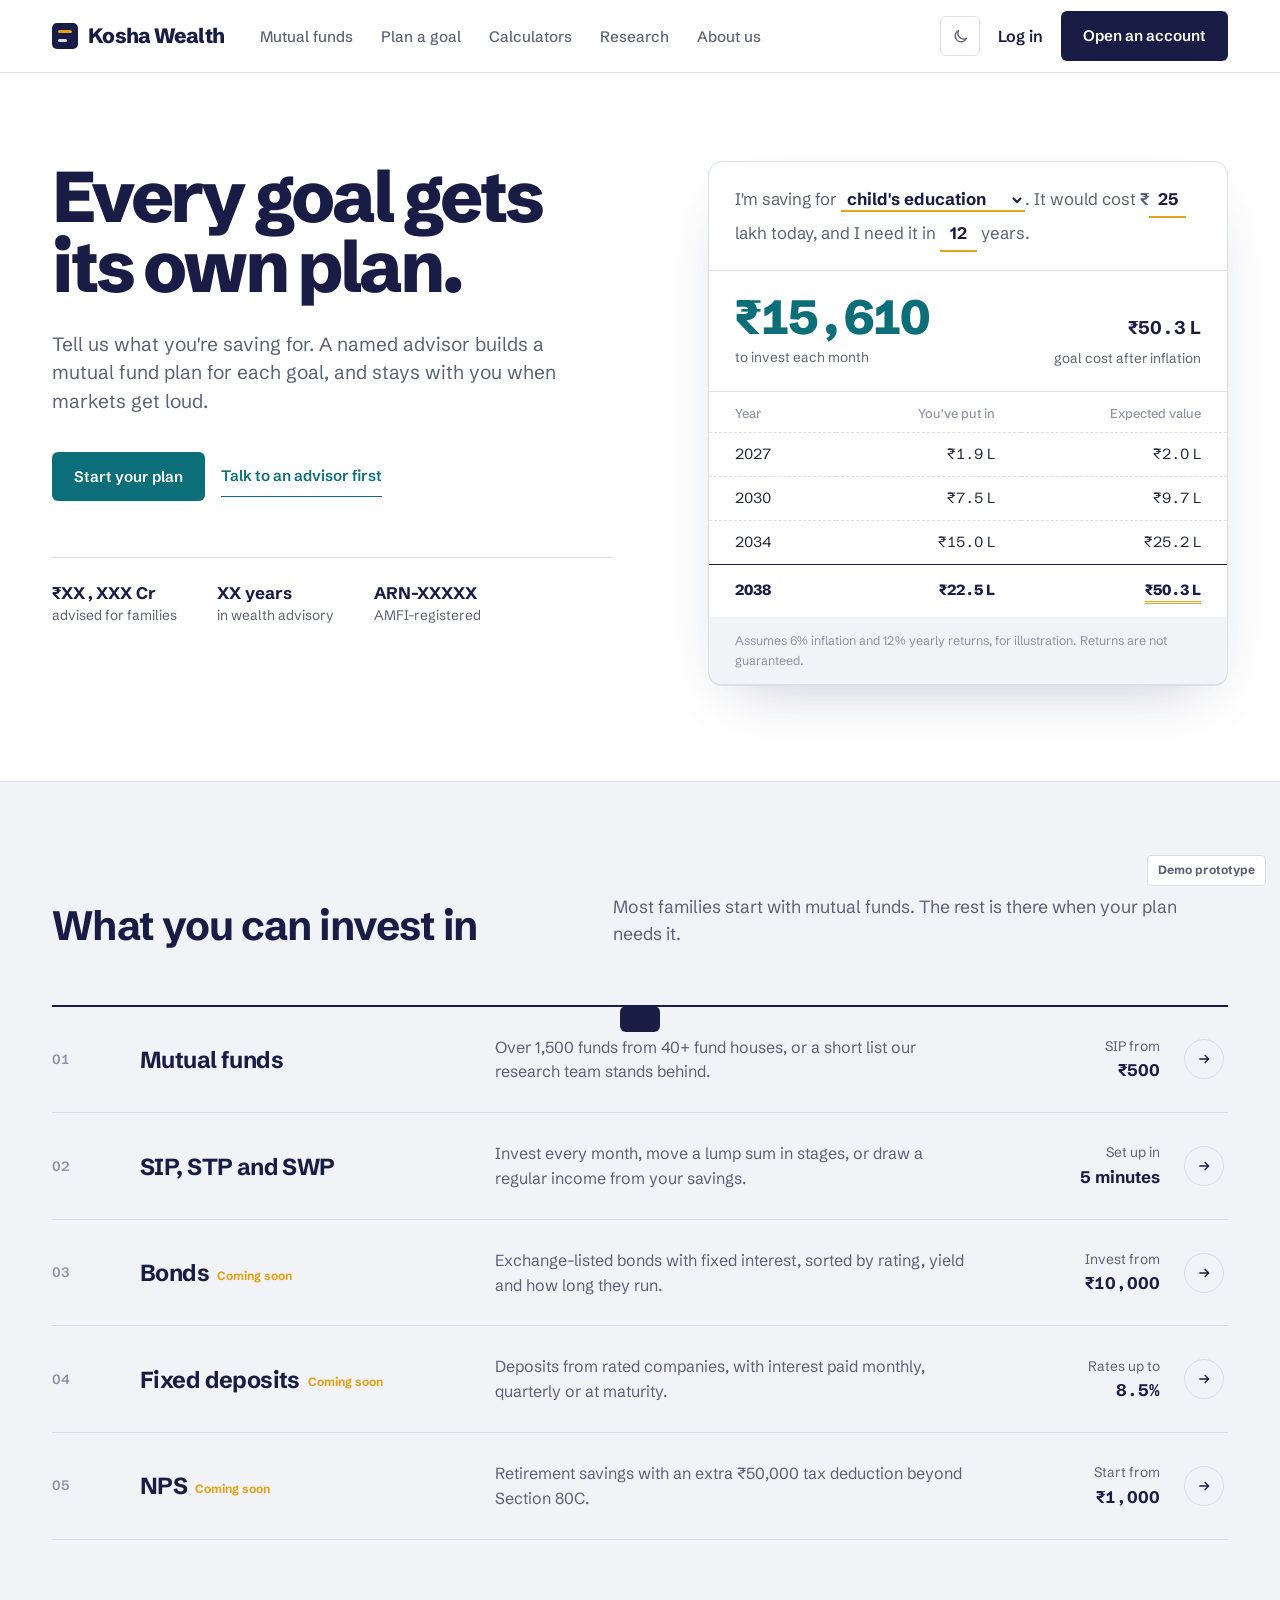
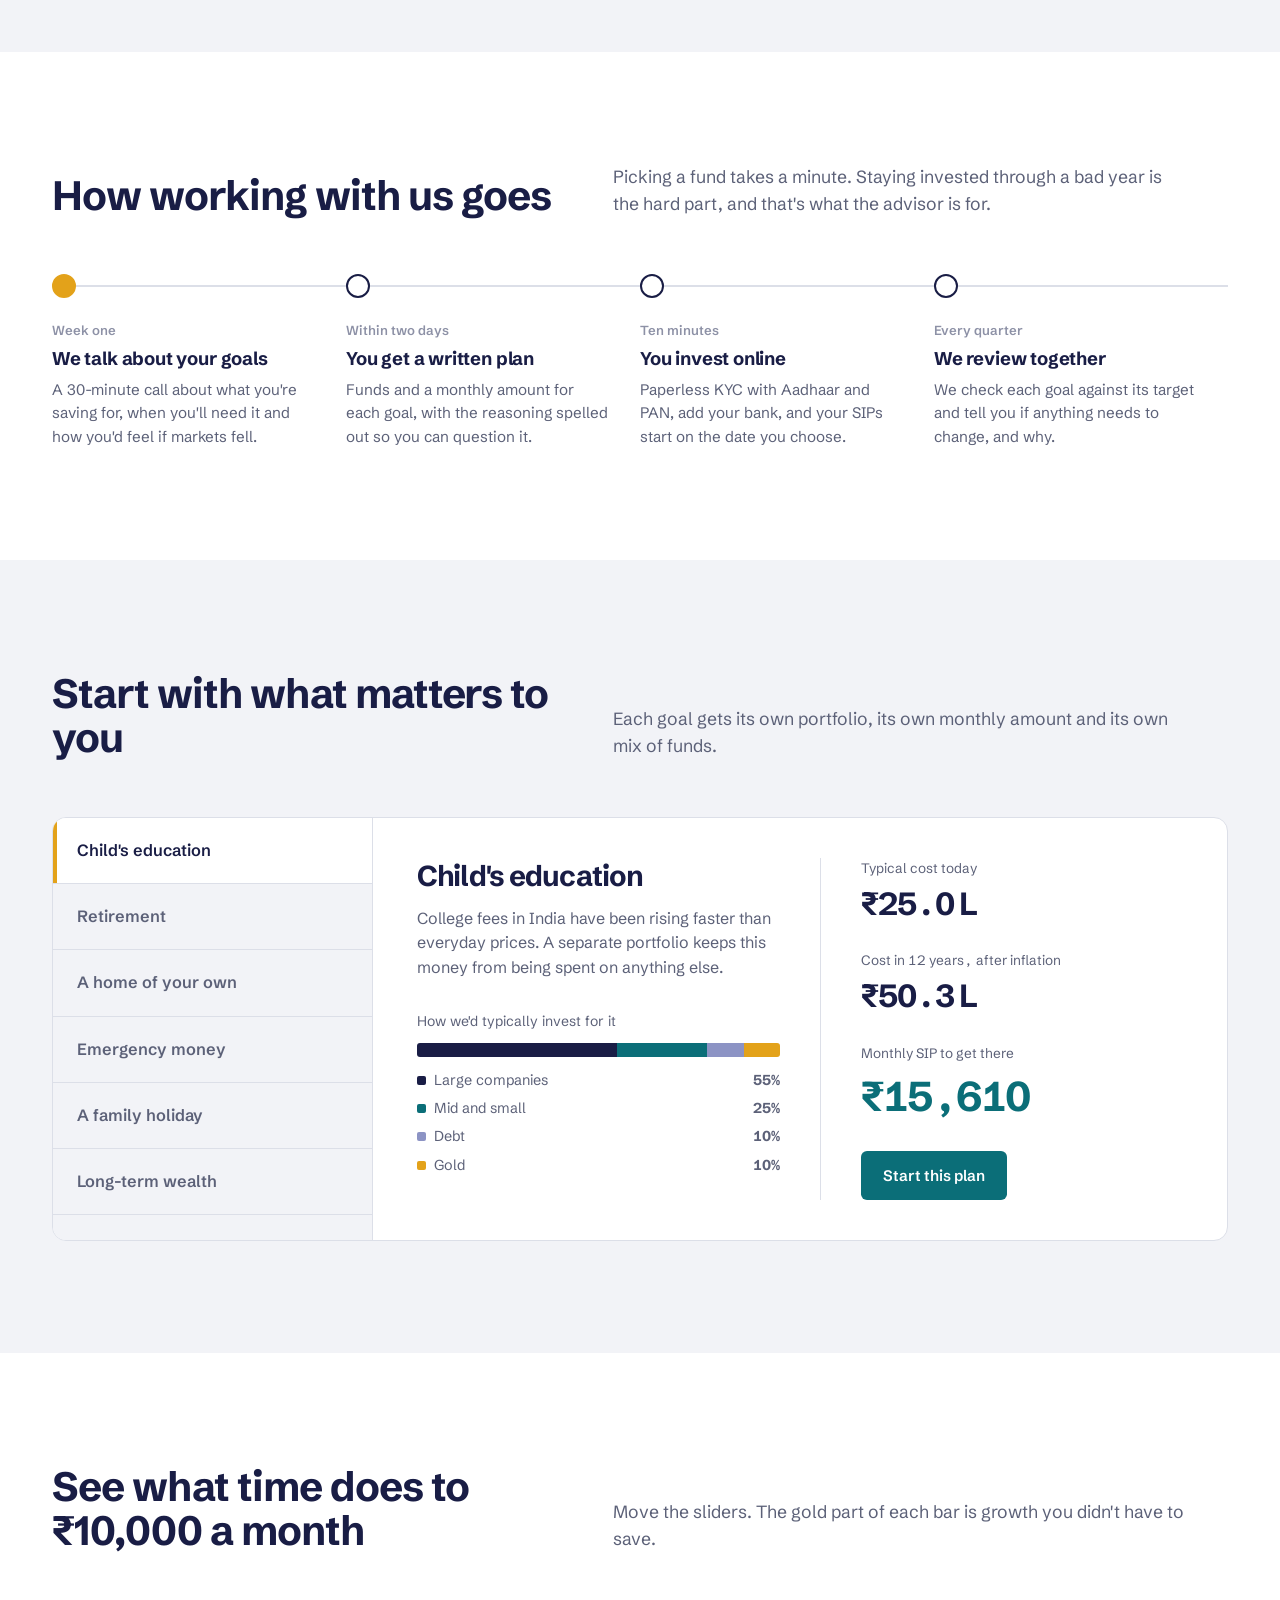
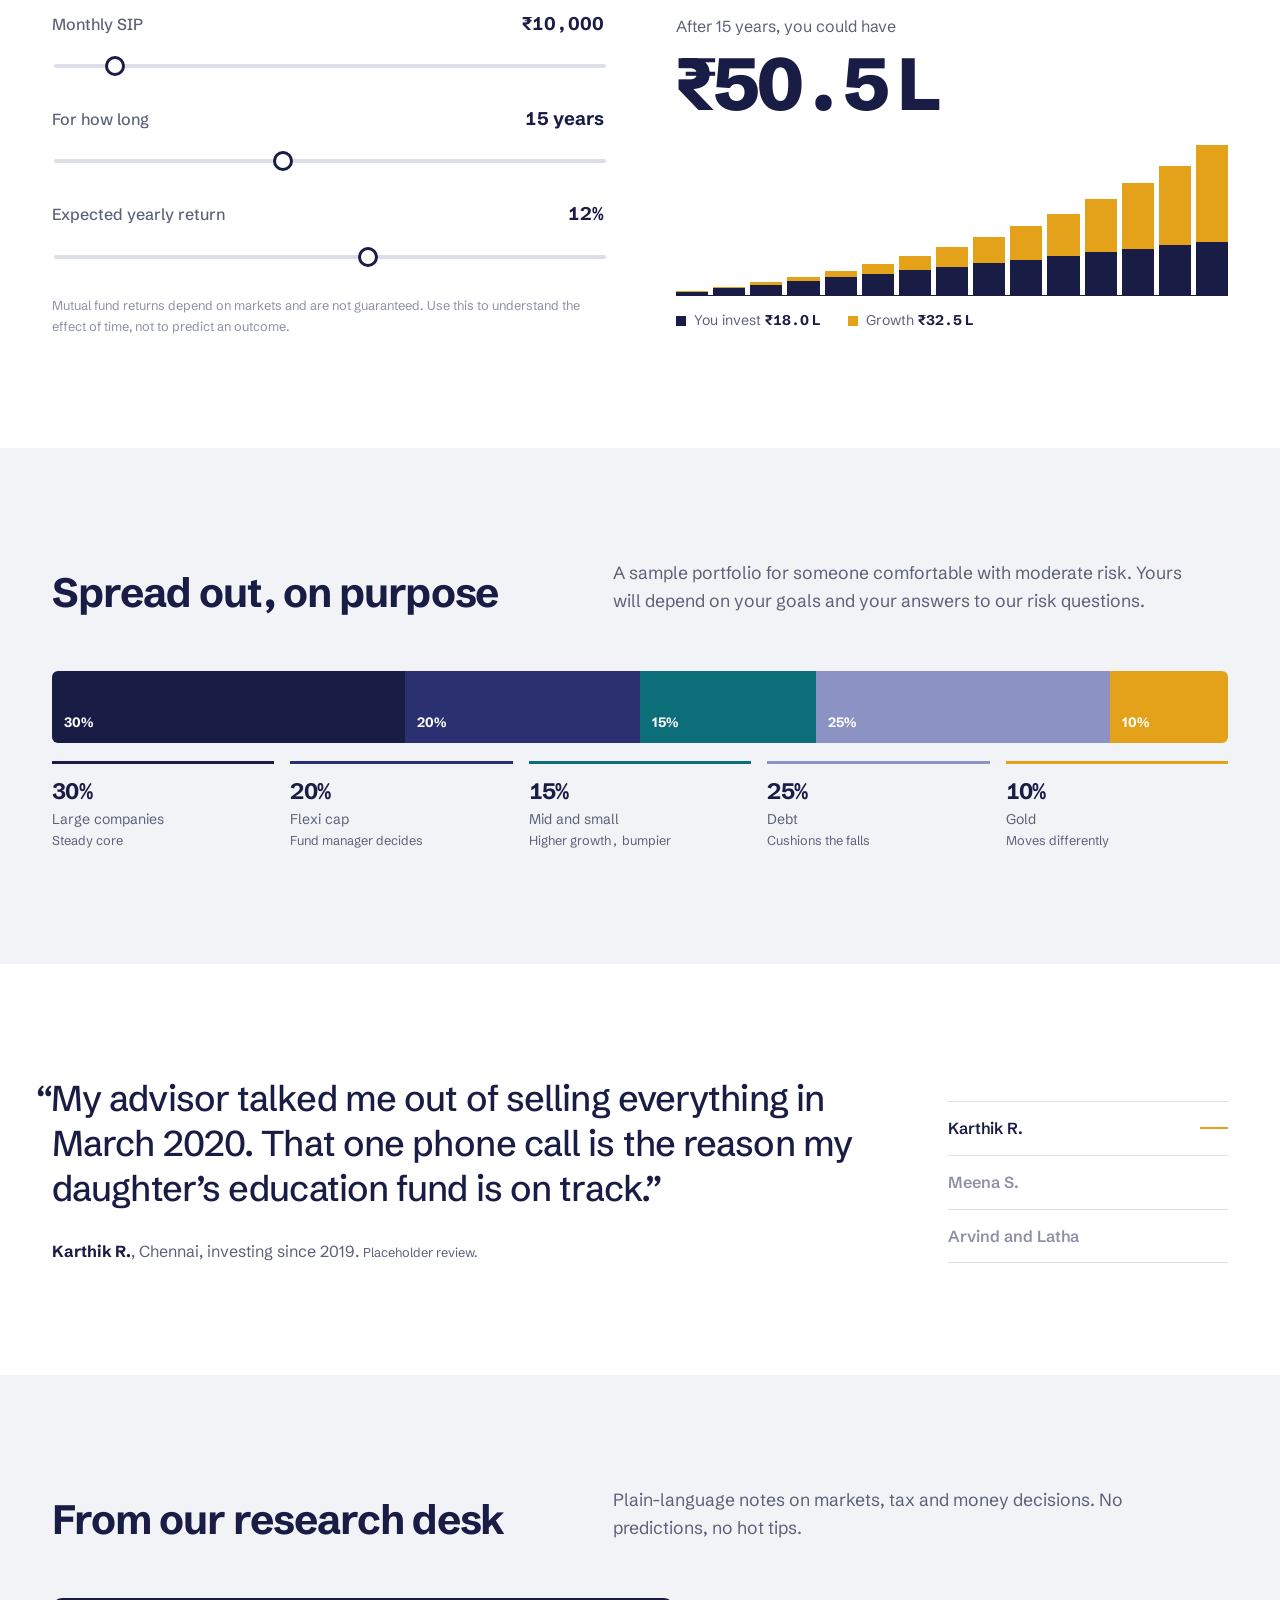
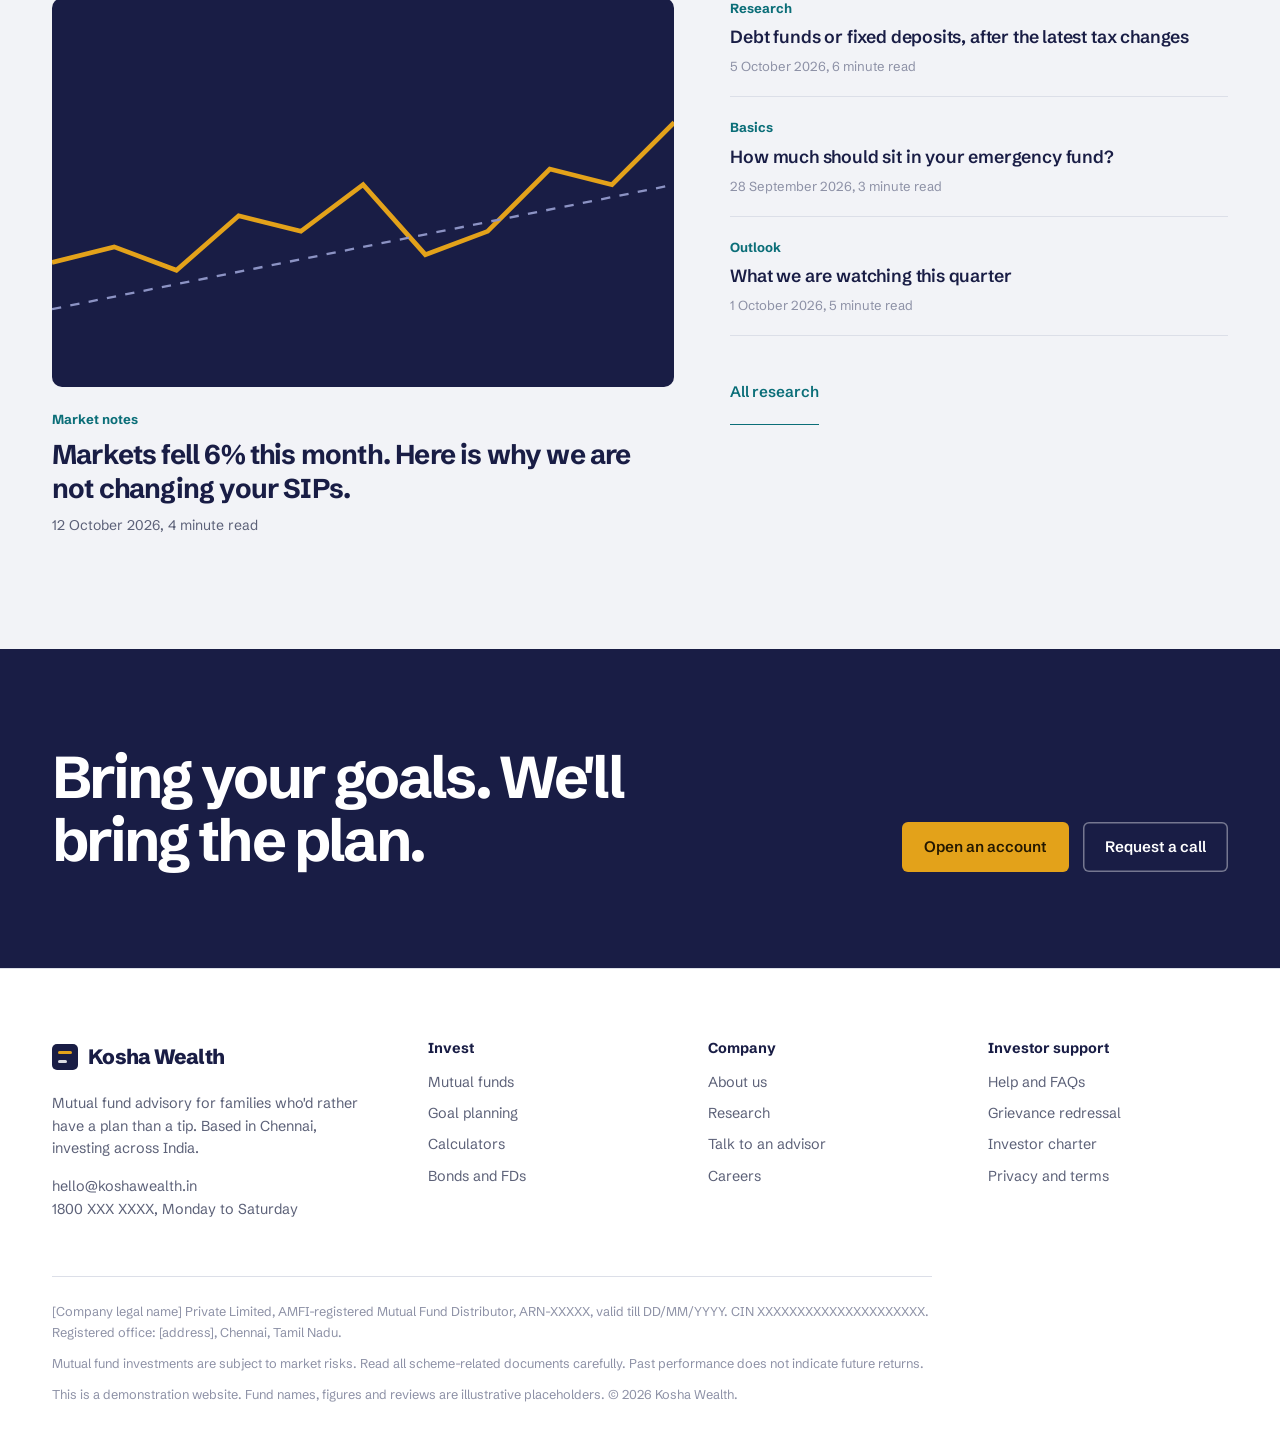
<file: archive/v3-editorial-demo.html>
<!DOCTYPE html>
<html lang="en" data-theme="light">
<head>
<meta charset="utf-8">
<meta name="viewport" content="width=device-width, initial-scale=1, viewport-fit=cover">
<title>Kosha Wealth</title>
<link rel="preconnect" href="https://fonts.googleapis.com">
<link rel="preconnect" href="https://fonts.gstatic.com" crossorigin>
<link href="https://fonts.googleapis.com/css2?family=Schibsted+Grotesk:ital,wght@0,400;0,500;0,600;0,700;0,800;1,400&display=swap" rel="stylesheet">
<style>
:root{
  --paper:#FFFFFF;--wash:#F2F3F7;--wash-2:#E8EAF1;--ink:#191D45;--ink-2:#2B3070;--text:#23263A;--muted:#5C6178;--faint:#8D91A6;--rule:#DCDFE8;
  --teal:#0B6E78;--teal-2:#085860;--teal-soft:#E3F1F2;--gold:#E3A21A;--gold-soft:#FBF0D6;--up:#1C7F52;--down:#BE3A2B;
  --side:#191D45;--side-text:#B9BCDB;
  --f:"Schibsted Grotesk",ui-sans-serif,system-ui,-apple-system,"Segoe UI",Roboto,sans-serif;
  box-sizing:border-box;padding-top:env(safe-area-inset-top,0px);padding-bottom:env(safe-area-inset-bottom,0px);
}
:root[data-theme="dark"]{
  --paper:#14162B;--wash:#0D0F20;--wash-2:#1B1E38;--ink:#ECEDF8;--ink-2:#C9CCF0;--text:#D7D9E8;--muted:#9EA2BA;--faint:#767A94;--rule:#272B47;
  --teal:#56BBC5;--teal-2:#7BCDD5;--teal-soft:#13303A;--gold:#F0B744;--gold-soft:#2C2512;--up:#4CC28A;--down:#EE7A6C;--side:#0A0C1A;--side-text:#9EA2BA;
}
html{scroll-padding-top:env(safe-area-inset-top,0px)}
*,*::before,*::after{box-sizing:inherit}
body{margin:0;background:var(--wash);color:var(--text);font:16px/1.55 var(--f);-webkit-font-smoothing:antialiased;font-feature-settings:"ss01"}
h1,h2,h3,h4{margin:0;color:var(--ink);font-weight:700;line-height:1.08;letter-spacing:-.025em}
h2{font-size:clamp(1.8rem,3.2vw,2.75rem)}
h3{font-size:1.15rem;letter-spacing:-.01em;line-height:1.25}
p{margin:0}a{color:inherit}
button,input,select{font:inherit;color:inherit}
:focus-visible{outline:2px solid var(--gold);outline-offset:3px;border-radius:4px}
.n{font-variant-numeric:tabular-nums lining-nums}
.muted{color:var(--muted)}.sm{font-size:.875rem}.xs{font-size:.8rem}
.up{color:var(--up)!important}.dn{color:var(--down)!important}
.w{max-width:1240px;margin:0 auto;padding:0 32px}
@media (max-width:640px){.w{padding:0 20px}}
/* buttons: square-shouldered, not pills */
.b{display:inline-flex;align-items:center;justify-content:center;gap:10px;border:0;cursor:pointer;text-decoration:none;font-weight:600;font-size:.95rem;padding:13px 22px;border-radius:6px;white-space:nowrap;transition:background .15s,color .15s,box-shadow .15s}
.b-go{background:var(--teal);color:#fff}.b-go:hover{background:var(--teal-2)}
:root[data-theme="dark"] .b-go{color:#0D0F20}
.b-ink{background:var(--ink);color:var(--paper)}
.b-line{background:transparent;color:var(--ink);box-shadow:inset 0 0 0 1.5px var(--ink)}
.b-line:hover{background:var(--ink);color:var(--paper)}
.b-quiet{background:transparent;color:var(--teal);padding:8px 0;border-radius:0;border-bottom:1.5px solid currentColor}
.b-sm{padding:8px 14px;font-size:.85rem}
.ib{width:40px;height:40px;border-radius:6px;border:1px solid var(--rule);background:var(--paper);display:grid;place-items:center;cursor:pointer;color:var(--muted);position:relative;padding:0}
.ib:hover{color:var(--ink);border-color:var(--ink)}
.ib svg{width:19px;height:19px;stroke:currentColor;fill:none;stroke-width:1.7;stroke-linecap:round;stroke-linejoin:round}
.cnt{position:absolute;top:-7px;right:-7px;background:var(--gold);color:#241800;font-size:.7rem;font-weight:800;min-width:19px;height:19px;border-radius:10px;display:grid;place-items:center;padding:0 5px}
.cnt[hidden]{display:none}
/* logo */
.logo{display:inline-flex;align-items:center;gap:10px;white-space:nowrap;text-decoration:none;color:var(--ink);font-weight:800;font-size:1.3rem;letter-spacing:-.035em}
.mark{width:26px;height:26px;border-radius:5px;background:var(--ink);position:relative;flex:none}
.mark::before{content:"";position:absolute;left:6px;right:6px;top:7px;height:3px;background:var(--gold);border-radius:2px}
.mark::after{content:"";position:absolute;left:6px;right:11px;bottom:7px;height:3px;background:var(--paper);border-radius:2px;opacity:.85}

/* ============ PUBLIC ============ */
.ph{position:sticky;top:env(safe-area-inset-top,0px);z-index:40;background:color-mix(in srgb,var(--paper) 94%,transparent);backdrop-filter:saturate(1.4) blur(12px);border-bottom:1px solid var(--rule)}
.ph .w{display:flex;align-items:center;gap:36px;height:72px}
.pnav{display:flex;gap:28px;list-style:none;margin:0;padding:0}
.pnav a{text-decoration:none;font-weight:500;color:var(--muted);font-size:.95rem;padding:6px 0;border-bottom:2px solid transparent}
.pnav a:hover,.pnav a.on{color:var(--ink);border-color:var(--gold)}
.pact{margin-left:auto;display:flex;gap:12px;align-items:center}
.pact .login{font-weight:600;text-decoration:none;color:var(--ink);background:none;border:0;cursor:pointer;padding:8px 6px}
.burger{display:none}
@media (max-width:960px){.pnav{display:none}.burger{display:grid}.pnav.open{display:flex;flex-direction:column;gap:0;position:absolute;left:0;right:0;top:72px;background:var(--paper);border-bottom:1px solid var(--rule);padding:8px 20px 16px}.pnav.open a{padding:12px 0;border:0}}
@media (max-width:560px){.pact .login,.pact .hide-s{display:none}}

/* hero */
.hero{background:var(--paper);border-bottom:1px solid var(--rule)}
.hero .w{display:grid;grid-template-columns:minmax(0,1fr) 520px;gap:72px;padding-top:88px;padding-bottom:96px;align-items:start}
@media (max-width:1080px){.hero .w{grid-template-columns:1fr;gap:48px;padding-top:56px;padding-bottom:64px}}
.hero h1{font-size:clamp(2.6rem,5.6vw,5rem);line-height:.98;letter-spacing:-.045em;font-weight:800;max-width:11ch}
.hero .lede{font-size:1.2rem;color:var(--muted);max-width:44ch;margin-top:28px;line-height:1.5}
.hero .acts{display:flex;gap:16px;align-items:center;margin-top:36px;flex-wrap:wrap}
.creds{margin-top:56px;display:flex;gap:40px;flex-wrap:wrap;padding-top:24px;border-top:1px solid var(--rule);max-width:560px}
.creds div{font-size:.86rem;color:var(--muted);line-height:1.4}
.creds b{display:block;color:var(--ink);font-size:1.05rem;font-weight:700}
/* the ledger — signature element */
.ledger{background:var(--paper);border:1px solid var(--rule);border-radius:14px;box-shadow:0 1px 0 var(--rule),0 24px 60px -28px rgba(25,29,69,.28);overflow:hidden}
.lg-head{padding:22px 26px 18px;border-bottom:1px solid var(--rule);background:linear-gradient(var(--wash),var(--wash)) left bottom/100% 0 no-repeat}
.lg-head .q{font-size:1.05rem;color:var(--muted);line-height:1.9}
.lg-head select,.lg-head input{border:0;border-bottom:2px solid var(--gold);background:transparent;color:var(--ink);font-weight:700;padding:0 2px;border-radius:0;font-size:1.05rem}
.lg-head input{width:3.4ch;text-align:center}
.lg-head select{cursor:pointer;max-width:100%}
.lg-need{display:flex;align-items:baseline;justify-content:space-between;gap:16px;padding:22px 26px;border-bottom:1px solid var(--rule)}
.lg-need .big{font-size:3rem;font-weight:800;color:var(--teal);letter-spacing:-.04em;line-height:1}
.lg-need small{color:var(--muted);font-size:.85rem;display:block;margin-top:6px}
.lg-table{width:100%;border-collapse:collapse;font-size:.92rem}
.lg-table th{font-weight:500;color:var(--faint);text-align:right;padding:12px 26px 8px;font-size:.8rem}
.lg-table th:first-child,.lg-table td:first-child{text-align:left}
.lg-table td{padding:10px 26px;text-align:right;border-top:1px dashed var(--rule)}
.lg-table tr.tot td{border-top:1px solid var(--ink);font-weight:800;color:var(--ink);padding-top:14px;padding-bottom:16px}
.lg-table tr.tot td:last-child span{border-bottom:3px double var(--gold);padding-bottom:2px}
.lg-foot{padding:14px 26px;background:var(--wash);font-size:.78rem;color:var(--faint)}

/* section scaffolding */
.sec{padding:112px 0}
.sec.white{background:var(--paper)}
.sec.tight{padding:80px 0}
@media (max-width:760px){.sec{padding:72px 0}}
.sh{display:grid;grid-template-columns:minmax(0,5fr) minmax(0,6fr);gap:48px;align-items:end;margin-bottom:56px}
.sh p{color:var(--muted);font-size:1.1rem;max-width:52ch}
@media (max-width:860px){.sh{grid-template-columns:1fr;gap:16px;margin-bottom:36px}}
/* products as an index */
.index{border-top:2px solid var(--ink)}
.ix{display:grid;grid-template-columns:64px minmax(0,1.1fr) minmax(0,1.6fr) 160px 44px;gap:24px;align-items:center;padding:28px 0;border-bottom:1px solid var(--rule);text-decoration:none;transition:background .15s}
.ix:hover{background:linear-gradient(90deg,var(--wash),transparent)}
.ix .no{font-size:.85rem;color:var(--faint);font-weight:600}
.ix h3{font-size:1.45rem;letter-spacing:-.025em}
.ix p{color:var(--muted)}
.ix .from{font-size:.86rem;color:var(--muted);text-align:right}.ix .from b{display:block;color:var(--ink);font-size:1.05rem}
.ix .go{width:40px;height:40px;border-radius:50%;border:1.5px solid var(--rule);display:grid;place-items:center;color:var(--ink);transition:all .15s}
.ix:hover .go{background:var(--ink);color:var(--paper);border-color:var(--ink)}
.ix .go svg{width:16px;height:16px;stroke:currentColor;fill:none;stroke-width:2}
.ix .soon{font-size:.75rem;font-weight:700;color:var(--gold);margin-left:8px;letter-spacing:0;vertical-align:middle}
@media (max-width:860px){.ix{grid-template-columns:1fr auto;gap:8px 16px}.ix .no,.ix .from{display:none}.ix p{grid-column:1/-1}.ix .go{grid-row:1;grid-column:2}}
/* process timeline */
.flow{display:grid;grid-template-columns:repeat(4,1fr);position:relative;margin-top:8px}
.flow::before{content:"";position:absolute;left:0;right:0;top:11px;height:2px;background:var(--rule)}
.st{position:relative;padding-right:32px}
.st .dot{width:24px;height:24px;border-radius:50%;background:var(--paper);border:2px solid var(--ink);position:relative;z-index:1}
.st:first-child .dot{background:var(--gold);border-color:var(--gold)}
.st .when{font-size:.82rem;color:var(--faint);margin:22px 0 6px;font-weight:600}
.st p{color:var(--muted);margin-top:8px;font-size:.95rem}
@media (max-width:860px){.flow{grid-template-columns:1fr;gap:28px}.flow::before{left:11px;right:auto;top:0;bottom:0;width:2px;height:auto}.st{padding-left:48px}.st .dot{position:absolute;left:0;top:0}.st .when{margin-top:0}}
/* goals explorer */
.gx{display:grid;grid-template-columns:320px minmax(0,1fr);gap:0;border:1px solid var(--rule);border-radius:14px;overflow:hidden;background:var(--paper)}
@media (max-width:860px){.gx{grid-template-columns:1fr}}
.gx-list{border-right:1px solid var(--rule);background:var(--wash)}
@media (max-width:860px){.gx-list{border-right:0;border-bottom:1px solid var(--rule);display:flex;overflow-x:auto}}
.gx-list button{display:block;width:100%;text-align:left;background:none;border:0;border-bottom:1px solid var(--rule);padding:20px 24px;cursor:pointer;color:var(--muted);font-weight:600;font-size:1.02rem;position:relative}
.gx-list button[aria-selected="true"]{background:var(--paper);color:var(--ink)}
.gx-list button[aria-selected="true"]::before{content:"";position:absolute;left:0;top:0;bottom:0;width:4px;background:var(--gold)}
@media (max-width:860px){.gx-list button{white-space:nowrap;border-bottom:0;border-right:1px solid var(--rule);width:auto}.gx-list button[aria-selected="true"]::before{top:auto;right:0;width:auto;height:3px}}
.gx-body{padding:40px 44px;display:grid;grid-template-columns:minmax(0,1fr) minmax(0,1fr);gap:40px}
@media (max-width:1000px){.gx-body{grid-template-columns:1fr;padding:28px}}
.gx-body h3{font-size:1.8rem;letter-spacing:-.03em}
.gx-body .desc{color:var(--muted);margin-top:12px}
.gx-mix{margin-top:28px}
.gx-mix .barline{display:flex;height:14px;border-radius:3px;overflow:hidden;margin:10px 0 12px}
.gx-mix ul{list-style:none;padding:0;margin:0;display:grid;gap:6px;font-size:.9rem;color:var(--muted)}
.gx-mix li{display:flex;justify-content:space-between;gap:12px}
.gx-mix i{display:inline-block;width:9px;height:9px;border-radius:2px;margin-right:8px}
.figs{display:grid;gap:22px;align-content:start;border-left:1px solid var(--rule);padding-left:40px}
@media (max-width:1000px){.figs{border-left:0;padding-left:0;border-top:1px solid var(--rule);padding-top:24px}}
.figs div small{display:block;color:var(--muted);font-size:.85rem}
.figs div b{font-size:2rem;letter-spacing:-.035em;color:var(--ink)}
.figs .hl b{color:var(--teal);font-size:2.6rem}
/* calculator band */
.calc{display:grid;grid-template-columns:minmax(0,1fr) minmax(0,1fr);gap:72px;align-items:center}
@media (max-width:900px){.calc{grid-template-columns:1fr;gap:40px}}
.sl{margin-bottom:30px}
.sl .top{display:flex;justify-content:space-between;align-items:baseline;margin-bottom:12px}
.sl label{font-weight:500;color:var(--muted)}
.sl output{font-weight:700;color:var(--ink);font-size:1.15rem}
input[type=range]{-webkit-appearance:none;appearance:none;width:100%;height:4px;background:var(--rule);border-radius:2px;outline:none}
input[type=range]::-webkit-slider-thumb{-webkit-appearance:none;width:20px;height:20px;border-radius:50%;background:var(--paper);border:3px solid var(--ink);cursor:pointer}
input[type=range]::-moz-range-thumb{width:16px;height:16px;border-radius:50%;background:var(--paper);border:3px solid var(--ink);cursor:pointer}
.calc-out .lab{color:var(--muted)}
.calc-out .val{font-size:clamp(3rem,6vw,4.6rem);font-weight:800;color:var(--ink);letter-spacing:-.05em;line-height:1;margin:8px 0 26px}
.growth{display:flex;align-items:flex-end;gap:5px;height:150px;border-bottom:1px solid var(--ink);margin-bottom:14px}
.growth span{flex:1;display:flex;flex-direction:column;justify-content:flex-end;min-width:0}
.growth i{display:block;background:var(--ink)}
.growth i.g{background:var(--gold)}
.keyrow{display:flex;gap:28px;font-size:.88rem;color:var(--muted);flex-wrap:wrap}
.keyrow b{color:var(--ink)}
.keyrow i{display:inline-block;width:10px;height:10px;margin-right:8px;vertical-align:-1px}
/* approach */
.mixbar{display:flex;height:72px;border-radius:6px;overflow:hidden;margin:36px 0 18px}
.mixbar div{display:flex;align-items:flex-end;padding:10px 12px;color:#fff;font-weight:700;font-size:.85rem;min-width:0}
.mixlegend{display:grid;grid-template-columns:repeat(5,1fr);gap:16px}
.mixlegend div{font-size:.88rem;color:var(--muted);border-top:3px solid;padding-top:10px}
.mixlegend b{display:block;color:var(--ink);font-size:1.4rem;letter-spacing:-.03em}
@media (max-width:760px){.mixlegend{grid-template-columns:repeat(2,1fr)}}
/* testimonial */
.voice{display:grid;grid-template-columns:minmax(0,1fr) 280px;gap:64px;align-items:end}
@media (max-width:860px){.voice{grid-template-columns:1fr;gap:32px}}
.voice blockquote{margin:0;font-size:clamp(1.5rem,2.8vw,2.3rem);line-height:1.25;letter-spacing:-.025em;color:var(--ink);font-weight:500;text-indent:-.45em}
.voice .by{margin-top:28px;color:var(--muted)}.voice .by b{color:var(--ink)}
.voice-nav{display:grid;gap:0;border-top:1px solid var(--rule)}
.voice-nav button{background:none;border:0;border-bottom:1px solid var(--rule);padding:14px 0;text-align:left;cursor:pointer;color:var(--faint);font-weight:600;display:flex;justify-content:space-between}
.voice-nav button[aria-pressed="true"]{color:var(--ink)}
.voice-nav button[aria-pressed="true"]::after{content:"";width:28px;height:2px;background:var(--gold);align-self:center}
/* research */
.reads{display:grid;grid-template-columns:minmax(0,1.25fr) minmax(0,1fr);gap:56px}
@media (max-width:900px){.reads{grid-template-columns:1fr;gap:32px}}
.feature{text-decoration:none;display:block}
.feature .art{aspect-ratio:16/10;border-radius:10px;background:var(--ink);position:relative;overflow:hidden;margin-bottom:22px}
.feature h3{font-size:1.7rem;letter-spacing:-.03em}
.feature p{color:var(--muted);margin-top:10px}
.rlist a{display:grid;grid-template-columns:1fr auto;gap:6px 18px;padding:20px 0;border-bottom:1px solid var(--rule);text-decoration:none}
.rlist a:first-child{padding-top:0}
.rlist h4{font-size:1.1rem;font-weight:600;letter-spacing:-.01em;line-height:1.35;color:var(--ink)}
.rlist small{color:var(--faint);grid-column:1/-1;font-size:.82rem}
.rlist a:hover h4{color:var(--teal)}
.kicker{font-size:.82rem;font-weight:700;color:var(--teal);margin-bottom:8px;display:block}
/* closing */
.close{background:var(--ink);color:var(--side-text);border-radius:0}
.close .w{display:grid;grid-template-columns:minmax(0,1fr) auto;gap:40px;align-items:end;padding-top:96px;padding-bottom:96px}
.close h2{color:#fff;font-size:clamp(2.2rem,4.6vw,3.8rem);max-width:16ch;letter-spacing:-.045em}
:root[data-theme="dark"] .close{background:#0A0C1A}
.close .b-go{background:var(--gold);color:#241800}
@media (max-width:760px){.close .w{grid-template-columns:1fr}}
/* faq */
.faq{border-top:2px solid var(--ink)}
.faq details{border-bottom:1px solid var(--rule)}
.faq summary{list-style:none;cursor:pointer;padding:22px 0;font-weight:600;font-size:1.1rem;color:var(--ink);display:flex;justify-content:space-between;gap:20px}
.faq summary::-webkit-details-marker{display:none}
.faq summary::after{content:"";width:12px;height:12px;border-right:2px solid var(--muted);border-bottom:2px solid var(--muted);transform:rotate(45deg);margin-top:4px;flex:none;transition:transform .2s}
.faq details[open] summary::after{transform:rotate(-135deg);margin-top:10px}
.faq details p{color:var(--muted);padding:0 0 24px;max-width:68ch}
/* footer */
.pf{background:var(--paper);border-top:1px solid var(--rule);padding:72px 0 36px;font-size:.9rem;color:var(--muted)}
.pf-top{display:grid;grid-template-columns:minmax(0,1.4fr) repeat(3,minmax(0,1fr));gap:40px}
@media (max-width:860px){.pf-top{grid-template-columns:1fr 1fr}}
.pf h4{font-size:.9rem;color:var(--ink);margin-bottom:14px;letter-spacing:0}
.pf ul{list-style:none;margin:0;padding:0;display:grid;gap:9px}
.pf a{text-decoration:none}.pf a:hover{color:var(--ink)}
.pf-legal{margin-top:56px;padding-top:24px;border-top:1px solid var(--rule);display:grid;gap:10px;font-size:.8rem;line-height:1.65;color:var(--faint);max-width:110ch}
/* inner page head */
.ihead{background:var(--paper);border-bottom:1px solid var(--rule)}
.ihead .w{padding-top:72px;padding-bottom:56px}
.ihead h1{font-size:clamp(2.3rem,4.8vw,4rem);letter-spacing:-.045em;max-width:16ch;line-height:1}
.ihead p{color:var(--muted);font-size:1.15rem;max-width:56ch;margin-top:20px}
.why{display:grid;grid-template-columns:repeat(3,1fr);gap:0;border-top:2px solid var(--ink)}
.why div{padding:28px 28px 28px 0;border-bottom:1px solid var(--rule)}
.why div:not(:nth-child(3n)){border-right:1px solid var(--rule);margin-right:0}
.why div:not(:nth-child(3n+1)){padding-left:28px}
.why p{color:var(--muted);margin-top:8px;font-size:.95rem}
@media (max-width:860px){.why{grid-template-columns:1fr}.why div{border-right:0!important;padding-left:0!important}}
.tbl{overflow-x:auto}
table.t{width:100%;border-collapse:collapse;font-size:.93rem}
table.t th{text-align:left;font-weight:500;color:var(--faint);font-size:.8rem;padding:12px 16px;border-bottom:1px solid var(--ink)}
table.t td{padding:16px;border-bottom:1px solid var(--rule)}
table.t .r{text-align:right}
.form{display:grid;gap:18px;max-width:520px}
.fld{display:grid;gap:7px}
.fld label{font-size:.85rem;font-weight:600;color:var(--muted)}
.fld input,.fld select{border:1px solid var(--rule);background:var(--paper);border-radius:6px;padding:12px 14px;width:100%}
.fld input:focus,.fld select:focus{border-color:var(--ink);outline:none}

/* ============ APP ============ */
.app{display:none}
body.in .pub{display:none}
body.in .app{display:grid;grid-template-columns:248px minmax(0,1fr);min-height:100vh}
@media (max-width:1000px){body.in .app{grid-template-columns:1fr}}
.side{background:var(--side);color:var(--side-text);position:sticky;top:0;height:100vh;display:flex;flex-direction:column;padding:24px 0;overflow-y:auto}
@media (max-width:1000px){.side{position:fixed;inset:0 auto 0 0;width:270px;z-index:70;transform:translateX(-100%);transition:transform .25s}.side.open{transform:none}}
.side .logo{color:#fff;padding:0 24px 28px}
.side .logo .mark{background:#fff}.side .logo .mark::after{background:var(--side)}
.sgrp{padding:0 12px;margin-bottom:18px}
.sgrp h6{margin:0 12px 6px;font-size:.75rem;font-weight:600;color:#6E7299}
.sgrp a{display:flex;justify-content:space-between;align-items:center;padding:9px 12px;border-radius:5px;text-decoration:none;font-weight:500;font-size:.95rem;position:relative}
.sgrp a:hover{color:#fff;background:rgba(255,255,255,.05)}
.sgrp a.on{color:#fff;background:rgba(255,255,255,.08)}
.sgrp a.on::before{content:"";position:absolute;left:-12px;top:8px;bottom:8px;width:3px;background:var(--gold);border-radius:0 2px 2px 0}
.sgrp .tag{font-size:.7rem;color:var(--gold);font-weight:700}
.adv{margin:auto 20px 0;padding:18px;border-radius:8px;background:rgba(255,255,255,.05)}
.adv .who{display:flex;gap:12px;align-items:center;margin-bottom:14px}
.adv .pic{width:40px;height:40px;border-radius:50%;background:var(--gold);color:#241800;display:grid;place-items:center;font-weight:800;flex:none}
.adv b{color:#fff;display:block;font-size:.95rem}.adv small{font-size:.8rem}
.adv button{width:100%;background:transparent;color:#fff;border:1px solid rgba(255,255,255,.25);border-radius:5px;padding:9px;cursor:pointer;font-weight:600}
.adv button:hover{border-color:#fff}
.amain{min-width:0;display:flex;flex-direction:column}
.abar{position:sticky;top:0;z-index:30;background:var(--paper);border-bottom:1px solid var(--rule);height:66px;display:flex;align-items:center;gap:14px;padding:0 32px}
@media (max-width:640px){.abar{padding:0 16px;gap:8px}}
.abar .mt{display:none}@media (max-width:1000px){.abar .mt{display:grid}}
.find{display:flex;align-items:center;gap:10px;flex:1;max-width:400px;color:var(--faint);border-bottom:1px solid var(--rule);height:38px}
.find svg{width:18px;height:18px;stroke:currentColor;fill:none;stroke-width:1.8}
.find input{border:0;background:transparent;outline:0;flex:1;color:var(--text)}
@media (max-width:640px){.find{display:none}}
.abar-r{margin-left:auto;display:flex;gap:10px;align-items:center}
.me{display:flex;align-items:center;gap:10px;background:none;border:0;cursor:pointer;padding:0 0 0 6px}
.me .pic{width:38px;height:38px;border-radius:50%;background:var(--ink);color:var(--paper);display:grid;place-items:center;font-weight:700;font-size:.85rem}
.me span.t{text-align:left;line-height:1.2}.me b{display:block;font-size:.9rem;color:var(--ink)}.me small{font-size:.76rem;color:var(--up)}
@media (max-width:640px){.me span.t{display:none}}
.menu{position:absolute;right:0;top:calc(100% + 10px);background:var(--paper);border:1px solid var(--rule);border-radius:8px;box-shadow:0 18px 40px -16px rgba(25,29,69,.3);width:250px;padding:8px 0;display:none;z-index:60}
.menu.show{display:block}
.menu h6{margin:10px 18px 4px;font-size:.74rem;color:var(--faint);font-weight:600}
.menu a{display:block;padding:8px 18px;text-decoration:none;font-size:.92rem}
.menu a:hover{background:var(--wash);color:var(--ink)}
.menu hr{border:0;border-top:1px solid var(--rule);margin:6px 0}
.tabsnav{background:var(--paper);border-bottom:1px solid var(--rule);padding:0 32px;display:flex;gap:30px;overflow-x:auto}
.tabsnav[hidden]{display:none}
.tabsnav a{padding:16px 0 14px;text-decoration:none;font-weight:600;color:var(--muted);border-bottom:2px solid transparent;white-space:nowrap;font-size:.95rem}
.tabsnav a.on{color:var(--ink);border-color:var(--ink)}
@media (max-width:640px){.tabsnav{padding:0 16px;gap:22px}}
.ac{padding:36px 32px 64px;max-width:1240px;width:100%;display:grid;grid-template-columns:minmax(0,1fr);gap:40px}
.ac>*{min-width:0}
@media (max-width:640px){.ac{padding:24px 16px 48px;gap:32px}}
.ah{display:flex;justify-content:space-between;align-items:flex-end;gap:20px;flex-wrap:wrap}
.ah h1{font-size:clamp(1.8rem,3vw,2.4rem);letter-spacing:-.04em}
.ah .sub{color:var(--muted);margin-top:6px}
.panel{background:var(--paper);border:1px solid var(--rule);border-radius:10px}
.pp{padding:28px}
@media (max-width:640px){.pp{padding:20px}}
.ph2{display:flex;justify-content:space-between;align-items:baseline;gap:16px;margin-bottom:18px;flex-wrap:wrap}
.ph2 h3{font-size:1.2rem}
.ph2 a,.ph2 button.lnk{color:var(--teal);font-weight:600;text-decoration:none;font-size:.9rem;background:none;border:0;cursor:pointer;padding:0}
/* overview hero */
.ov{display:grid;grid-template-columns:minmax(0,1.3fr) minmax(0,1fr);gap:0;background:var(--paper);border:1px solid var(--rule);border-radius:10px;overflow:hidden}
@media (max-width:900px){.ov{grid-template-columns:1fr}}
.ov-l{padding:32px}
.ov-l .greet{color:var(--muted)}
.ov-l .tot{font-size:clamp(2.4rem,4.4vw,3.6rem);font-weight:800;letter-spacing:-.05em;color:var(--ink);line-height:1;margin:10px 0 10px}
.ov-l .chg{font-weight:600}
.ov-l .acts{display:flex;gap:12px;margin-top:26px;flex-wrap:wrap}
.ov-r{border-left:1px solid var(--rule);padding:28px 32px;display:grid;gap:0;background:var(--wash)}
@media (max-width:900px){.ov-r{border-left:0;border-top:1px solid var(--rule)}}
.ov-r .row{display:flex;justify-content:space-between;gap:12px;padding:12px 0;border-bottom:1px dashed var(--rule);font-size:.95rem}
.ov-r .row:last-child{border-bottom:0}
.ov-r .row span{color:var(--muted)}.ov-r .row b{color:var(--ink)}
.empty-ov{padding:36px 32px}
.empty-ov h2{font-size:clamp(1.7rem,3vw,2.3rem);max-width:20ch}
.empty-ov p{color:var(--muted);margin:12px 0 24px;max-width:52ch}
.flag{display:flex;gap:18px;align-items:center;justify-content:space-between;padding:16px 22px;border-left:4px solid var(--gold);background:var(--gold-soft);border-radius:0 8px 8px 0;flex-wrap:wrap}
.flag b{color:var(--ink)}
/* product strip */
.strip{display:grid;grid-template-columns:repeat(6,1fr);border:1px solid var(--rule);border-radius:10px;background:var(--paper);overflow:hidden}
@media (max-width:900px){.strip{grid-template-columns:repeat(3,1fr)}}
.strip a{padding:20px 18px;text-decoration:none;border-right:1px solid var(--rule);display:grid;gap:4px}
.strip a:last-child{border-right:0}
@media (max-width:900px){.strip a:nth-child(3n){border-right:0}.strip a:nth-child(-n+3){border-bottom:1px solid var(--rule)}}
.strip a:hover{background:var(--wash)}
.strip b{color:var(--ink);font-size:1rem}
.strip span{font-size:.82rem;color:var(--muted)}
.strip .tag{color:var(--gold);font-weight:700;font-size:.72rem}
/* goals bars */
.gl{display:grid;gap:0}
.gr{display:grid;grid-template-columns:minmax(0,1.2fr) minmax(0,2fr) 130px;gap:24px;align-items:center;padding:16px 0;border-bottom:1px solid var(--rule)}
.gr:last-child{border-bottom:0}
.gr .nm b{display:block;color:var(--ink)}.gr .nm small{color:var(--muted);font-size:.82rem}
.gr .track{height:8px;background:var(--wash-2);border-radius:4px;position:relative}
.gr .track span{position:absolute;inset:0 auto 0 0;background:var(--ink);border-radius:4px}
.gr .track em{position:absolute;top:-5px;width:2px;height:18px;background:var(--gold)}
.gr .v{text-align:right}.gr .v b{display:block;color:var(--ink)}.gr .v small{font-size:.8rem}
@media (max-width:700px){.gr{grid-template-columns:1fr auto}.gr .track{grid-column:1/-1;grid-row:2}}
/* list rows for funds */
.seg{display:inline-flex;border:1px solid var(--rule);border-radius:6px;overflow:hidden;background:var(--paper)}
.seg button{border:0;background:transparent;padding:8px 14px;font-weight:600;font-size:.86rem;cursor:pointer;color:var(--muted);border-right:1px solid var(--rule)}
.seg button:last-child{border-right:0}
.seg button[aria-pressed="true"]{background:var(--ink);color:var(--paper)}
.chips{display:flex;gap:8px;flex-wrap:wrap}
.chip{border:1px solid var(--rule);background:var(--paper);border-radius:4px;padding:6px 12px;font-weight:600;font-size:.86rem;cursor:pointer;color:var(--muted)}
.chip[aria-pressed="true"]{border-color:var(--ink);color:var(--ink);box-shadow:inset 0 -2px 0 var(--gold)}
.fr{display:grid;grid-template-columns:minmax(0,2.4fr) repeat(3,minmax(64px,.6fr)) 92px 96px;gap:16px;align-items:center;padding:16px 0;border-bottom:1px solid var(--rule)}
.fr.hd{padding:10px 0;border-bottom:1px solid var(--ink);font-size:.8rem;color:var(--faint);font-weight:500}
.fr .r{text-align:right}
.fr .nm{min-width:0}
.fr .nm button{background:none;border:0;padding:0;cursor:pointer;text-align:left;font-weight:700;color:var(--ink);font-size:.98rem;letter-spacing:-.01em}
.fr .nm button:hover{color:var(--teal)}
.fr .nm small{display:block;color:var(--muted);font-size:.82rem;margin-top:2px}
.rate{display:inline-flex;gap:2px;vertical-align:middle}.rate i{width:6px;height:14px;border-radius:1px;background:var(--wash-2)}.rate i.on{background:var(--gold)}
.addb{border:1px solid var(--ink);background:transparent;color:var(--ink);border-radius:5px;padding:7px 12px;font-weight:600;font-size:.84rem;cursor:pointer;white-space:nowrap;justify-self:end}
.addb.on{background:var(--ink);color:var(--paper)}
@media (max-width:860px){.fr{grid-template-columns:minmax(0,1fr) 70px 86px}.fr .c1,.fr .c5,.fr .cr{display:none}}
.ex{display:grid;grid-template-columns:230px minmax(0,1fr);gap:40px;align-items:start}
@media (max-width:900px){.ex{grid-template-columns:1fr;gap:20px}}
.filt{position:sticky;top:90px;display:grid;gap:26px}
@media (max-width:900px){.filt{position:static;grid-template-columns:1fr 1fr}}
.filt h5{margin:0 0 10px;font-size:.85rem;color:var(--ink)}
.filt label{display:flex;gap:10px;align-items:center;font-size:.92rem;color:var(--muted);padding:4px 0;cursor:pointer}
.filt input{accent-color:var(--ink);width:16px;height:16px}
.srch{display:flex;gap:12px;flex-wrap:wrap;margin-bottom:6px}
.srch input,.srch select{border:1px solid var(--rule);background:var(--paper);border-radius:6px;padding:11px 14px}
.srch input{flex:1;min-width:200px}
.none{padding:56px 0;text-align:center;color:var(--muted)}
.none h3{margin-bottom:8px}
/* metrics */
.mx{display:grid;grid-template-columns:repeat(4,1fr);border-top:2px solid var(--ink)}
.mx div{padding:20px 20px 4px 0}
.mx div+div{padding-left:20px;border-left:1px solid var(--rule)}
.mx small{display:block;color:var(--muted);font-size:.85rem}
.mx b{font-size:1.65rem;letter-spacing:-.035em;color:var(--ink)}
.mx em{font-style:normal;font-size:.85rem;font-weight:600;display:block;margin-top:2px}
@media (max-width:800px){.mx{grid-template-columns:1fr 1fr}.mx div:nth-child(3){padding-left:0;border-left:0}}
.ptabs{display:flex;gap:28px;border-bottom:1px solid var(--rule);overflow-x:auto}
.ptabs button{background:none;border:0;padding:12px 0;font-weight:600;color:var(--muted);cursor:pointer;border-bottom:2px solid transparent;white-space:nowrap}
.ptabs button[aria-pressed="true"]{color:var(--ink);border-color:var(--gold)}
/* fund detail */
.fdh{display:grid;grid-template-columns:minmax(0,1fr) auto;gap:24px;align-items:end}
@media (max-width:800px){.fdh{grid-template-columns:1fr}}
.fdh h1{font-size:clamp(1.9rem,3.6vw,2.8rem);letter-spacing:-.04em;max-width:20ch}
.fdh .cat{color:var(--muted);margin-top:10px}
.navnow{display:flex;gap:48px;flex-wrap:wrap;margin-top:28px}
.navnow div small{display:block;color:var(--muted);font-size:.85rem}
.navnow div b{font-size:1.4rem;letter-spacing:-.03em;color:var(--ink)}
.navnow .lead b{font-size:2.4rem}
.riskdial{display:inline-flex;gap:3px;margin-left:10px;vertical-align:middle}.riskdial i{width:14px;height:6px;background:var(--wash-2);border-radius:1px}
.two{display:grid;grid-template-columns:minmax(0,1.6fr) minmax(0,1fr);gap:24px}
@media (max-width:1000px){.two{grid-template-columns:1fr}}
.rbt{display:flex;gap:0;border:1px solid var(--rule);border-radius:5px;overflow:hidden}
.rbt button{border:0;background:var(--paper);padding:6px 12px;font-weight:600;font-size:.82rem;cursor:pointer;color:var(--muted);border-right:1px solid var(--rule)}
.rbt button:last-child{border-right:0}
.rbt button[aria-pressed="true"]{background:var(--ink);color:var(--paper)}
.dl{display:grid;grid-template-columns:1fr 1fr;gap:0}
.dl div{padding:14px 0;border-bottom:1px solid var(--rule)}
.dl div:nth-child(odd){padding-right:16px}
.dl small{display:block;color:var(--muted);font-size:.82rem}
.dl b{font-weight:600;color:var(--ink);font-size:.95rem}
.hb{display:grid;grid-template-columns:minmax(0,1fr) 2fr 52px;gap:14px;align-items:center;padding:9px 0;font-size:.92rem}
.hb .bar{height:6px;background:var(--wash-2);border-radius:3px;overflow:hidden}.hb .bar span{display:block;height:100%;background:var(--teal)}
.hb b{text-align:right;color:var(--ink)}
/* bonds */
.bonds{border-top:2px solid var(--ink)}
.bd{display:grid;grid-template-columns:minmax(0,2fr) 110px 110px 140px 120px 90px;gap:16px;align-items:center;padding:20px 0;border-bottom:1px solid var(--rule)}
.bd .nm b{color:var(--ink);display:block}.bd .nm small{color:var(--muted);font-size:.82rem}
.bd .y{font-size:1.4rem;font-weight:800;color:var(--up);letter-spacing:-.03em}
.bd small.l{display:block;font-size:.78rem;color:var(--faint)}
@media (max-width:900px){.bd{grid-template-columns:1fr auto}.bd .hm{display:none}}
/* drawer / modal */
.scrim{position:fixed;inset:0;background:rgba(13,15,32,.45);z-index:80;display:none}.scrim.show{display:block}
.drawer{position:fixed;top:0;right:0;bottom:0;width:min(470px,100%);background:var(--paper);z-index:90;transform:translateX(100%);transition:transform .3s cubic-bezier(.2,.8,.2,1);display:flex;flex-direction:column;padding-top:env(safe-area-inset-top,0px);padding-bottom:env(safe-area-inset-bottom,0px)}
.drawer.show{transform:none}
.dhd{padding:24px 28px 18px;border-bottom:1px solid var(--rule);display:flex;justify-content:space-between;align-items:flex-start}
.dhd h3{font-size:1.4rem;letter-spacing:-.03em}
.dbd{padding:20px 28px;overflow-y:auto;flex:1;display:grid;gap:20px;align-content:start}
.dft{padding:18px 28px;border-top:1px solid var(--rule);background:var(--wash)}
.x{background:none;border:0;cursor:pointer;color:var(--muted);font-size:1.7rem;line-height:1;padding:0 4px}
.bi{display:grid;gap:14px;padding-bottom:20px;border-bottom:1px solid var(--rule)}
.bi:last-child{border-bottom:0}
.f2{display:grid;grid-template-columns:1fr 1fr;gap:12px}
.modal{position:fixed;inset:0;z-index:95;display:none;place-items:center;padding:20px}.modal.show{display:grid}
.mb{background:var(--paper);border-radius:12px;width:min(900px,100%);display:grid;grid-template-columns:minmax(0,1fr) minmax(0,1fr);overflow:hidden;box-shadow:0 40px 100px -30px rgba(0,0,0,.5)}
@media (max-width:760px){.mb{grid-template-columns:1fr}.mb .ml{display:none}}
.ml{background:var(--ink);color:var(--side-text);padding:44px;display:flex;flex-direction:column}
:root[data-theme="dark"] .ml{background:#0A0C1A}
.ml h3{color:#fff;font-size:1.9rem;letter-spacing:-.035em;line-height:1.1}
.ml ol{margin:28px 0 0;padding:0;list-style:none;display:grid;gap:16px;counter-reset:k}
.ml li{counter-increment:k;display:grid;grid-template-columns:28px 1fr;gap:8px}
.ml li::before{content:counter(k);color:var(--gold);font-weight:800}
.ml .fine{margin-top:auto;padding-top:32px;font-size:.8rem;opacity:.7}
.mr{padding:44px;display:grid;gap:18px;align-content:center}
.or{display:flex;align-items:center;gap:12px;color:var(--faint);font-size:.84rem}.or::before,.or::after{content:"";flex:1;height:1px;background:var(--rule)}
.toast{position:fixed;left:50%;bottom:calc(28px + env(safe-area-inset-bottom,0px));transform:translate(-50%,160px);background:var(--ink);color:var(--paper);padding:13px 20px;border-radius:6px;font-weight:600;z-index:100;transition:transform .3s cubic-bezier(.2,.8,.2,1);max-width:90vw;font-size:.92rem}
.toast.show{transform:translate(-50%,0)}
.demo{position:fixed;right:14px;bottom:calc(14px + env(safe-area-inset-bottom,0px));z-index:50;font-size:.75rem;font-weight:700;color:var(--muted);background:var(--paper);border:1px solid var(--rule);padding:5px 10px;border-radius:4px}
.kyc{border-top:2px solid var(--ink)}
.ks{display:grid;grid-template-columns:44px 1fr auto;gap:16px;align-items:center;padding:20px 0;border-bottom:1px solid var(--rule)}
.ks .k{width:32px;height:32px;border-radius:50%;border:2px solid var(--up);color:var(--up);display:grid;place-items:center;font-weight:800;font-size:.85rem}
.ks b{color:var(--ink)}
.done{color:var(--up);font-weight:600;font-size:.88rem}
.fine{font-size:.8rem;color:var(--faint);line-height:1.6}
@media (prefers-reduced-motion:reduce){*{transition:none!important}}
</style>
</head>
<body>

<!-- ===================== PUBLIC ===================== -->
<div class="pub">
<header class="ph"><div class="w">
  <a class="logo" href="#/"><span class="mark" aria-hidden="true"></span>Kosha Wealth</a>
  <nav><ul class="pnav" id="pnav">
    <li><a href="#/mutual-funds" data-p="/mutual-funds">Mutual funds</a></li>
    <li><a href="#/goals" data-p="/goals">Plan a goal</a></li>
    <li><a href="#/calculators" data-p="/calculators">Calculators</a></li>
    <li><a href="#/research" data-p="/research">Research</a></li>
    <li><a href="#/about" data-p="/about">About us</a></li>
  </ul></nav>
  <div class="pact">
    <button class="ib theme" aria-label="Switch to dark mode"></button>
    <button class="login" data-login>Log in</button>
    <button class="b b-ink hide-s" data-login>Open an account</button>
    <button class="ib burger" id="burger" aria-label="Menu" aria-expanded="false"><svg viewBox="0 0 24 24"><path d="M4 7h16M4 12h16M4 17h10"/></svg></button>
  </div>
</div></header>
<main id="pm"></main>
<footer class="pf"><div class="w">
  <div class="pf-top">
    <div><a class="logo" href="#/"><span class="mark" aria-hidden="true"></span>Kosha Wealth</a><p style="margin-top:16px;max-width:34ch">Mutual fund advisory for families who'd rather have a plan than a tip. Based in Chennai, investing across India.</p><p style="margin-top:16px">hello@koshawealth.in<br>1800 XXX XXXX, Monday to Saturday</p></div>
    <div><h4>Invest</h4><ul><li><a href="#/mutual-funds">Mutual funds</a></li><li><a href="#/goals">Goal planning</a></li><li><a href="#/calculators">Calculators</a></li><li><a href="#/mutual-funds">Bonds and FDs</a></li></ul></div>
    <div><h4>Company</h4><ul><li><a href="#/about">About us</a></li><li><a href="#/research">Research</a></li><li><a href="#/contact">Talk to an advisor</a></li><li><a href="#/about">Careers</a></li></ul></div>
    <div><h4>Investor support</h4><ul><li><a href="#/contact">Help and FAQs</a></li><li><a href="#/about">Grievance redressal</a></li><li><a href="#/about">Investor charter</a></li><li><a href="#/about">Privacy and terms</a></li></ul></div>
  </div>
  <div class="pf-legal">
    <p>[Company legal name] Private Limited, AMFI-registered Mutual Fund Distributor, ARN-XXXXX, valid till DD/MM/YYYY. CIN XXXXXXXXXXXXXXXXXXXXX. Registered office: [address], Chennai, Tamil Nadu.</p>
    <p>Mutual fund investments are subject to market risks. Read all scheme-related documents carefully. Past performance does not indicate future returns.</p>
    <p>This is a demonstration website. Fund names, figures and reviews are illustrative placeholders. © 2026 Kosha Wealth.</p>
  </div>
</div></footer>
</div>

<!-- ===================== APP ===================== -->
<div class="app">
  <aside class="side" id="side">
    <a class="logo" href="#/app/overview"><span class="mark" aria-hidden="true"></span>Kosha Wealth</a>
    <div id="snav"></div>
    <div class="adv"><div class="who"><span class="pic">PS</span><div><b>Priya Subramanian</b><small>Your wealth manager</small></div></div><button data-toast="Priya will call you within 30 minutes (demo)">Request a call</button></div>
  </aside>
  <div class="amain">
    <div class="abar">
      <button class="ib mt" id="sideBtn" aria-label="Open menu"><svg viewBox="0 0 24 24"><path d="M4 7h16M4 12h16M4 17h10"/></svg></button>
      <label class="find"><svg viewBox="0 0 24 24"><circle cx="11" cy="11" r="6.5"/><path d="m20 20-4-4"/></svg><input id="gq" placeholder="Search 1,500+ funds" aria-label="Search funds"></label>
      <div class="abar-r">
        <button class="ib theme" aria-label="Switch to dark mode"></button>
        <button class="ib" id="cartBtn" aria-label="Investment basket"><svg viewBox="0 0 24 24"><path d="M4.5 8h15l-1.4 10.2a2 2 0 0 1-2 1.8H7.9a2 2 0 0 1-2-1.8z"/><path d="M9 8V6.5a3 3 0 0 1 6 0V8"/></svg><span class="cnt" id="cnt" hidden>0</span></button>
        <div style="position:relative"><button class="ib" id="bellBtn" aria-label="Notifications"><svg viewBox="0 0 24 24"><path d="M6.5 16v-5a5.5 5.5 0 0 1 11 0v5l1.5 2h-14z"/><path d="M10 21h4"/></svg></button>
          <div class="menu" id="bellM" style="width:290px"><h6>Notifications</h6><p class="sm muted" style="padding:6px 18px 12px">Nothing new. SIP reminders and order updates will show up here.</p></div></div>
        <div style="position:relative"><button class="me" id="meBtn" aria-haspopup="true"><span class="pic">RK</span><span class="t"><b>Ravi Kumar</b><small>KYC verified</small></span></button>
          <div class="menu" id="meM"><h6>Profile</h6><a href="#/app/profile/investors">Family members</a><a href="#/app/profile/bank">Bank accounts and mandates</a><a href="#/app/profile/nominee">Nominees</a><a href="#/app/profile/risk">Risk profile</a><hr><a href="#/app/reports">Statements and reports</a><a href="#/app/kyc">KYC status</a><a href="#/app/help">Help</a><hr><a href="#/">Log out</a></div></div>
      </div>
    </div>
    <nav class="tabsnav" id="tabsnav" hidden></nav>
    <div class="ac" id="am"></div>
  </div>
</div>

<div class="scrim" id="scrim"></div>
<aside class="drawer" id="drawer" aria-label="Investment basket" aria-hidden="true">
  <div class="dhd"><div><h3>Your basket</h3><small class="muted" id="bsub"></small></div><button class="x" id="dx" aria-label="Close basket">×</button></div>
  <div class="dbd" id="bb"></div>
  <div class="dft" id="bf"></div>
</aside>
<div class="modal" id="lm" role="dialog" aria-modal="true" aria-labelledby="lmt">
  <div class="mb">
    <div class="ml"><h3>Three things happen when you open an account</h3><ol><li>You get a named advisor, not a call centre.</li><li>We map your goals and suggest a monthly amount for each.</li><li>You invest only when the plan makes sense to you.</li></ol><p class="fine">KYC is fully online through DigiLocker. Your data is encrypted and never sold.</p></div>
    <div class="mr">
      <div style="display:flex;justify-content:space-between;align-items:center"><h3 id="lmt" style="font-size:1.4rem">Log in or sign up</h3><button class="x" data-close aria-label="Close">×</button></div>
      <div class="fld"><label for="mob">Mobile number</label><input id="mob" inputmode="tel" placeholder="10-digit mobile number"></div>
      <button class="b b-go" id="otp">Send OTP</button>
      <div class="or">or</div>
      <button class="b b-line" id="gl">Continue with Google</button>
      <p class="fine">Demo: any input logs you in.</p>
    </div>
  </div>
</div>
<div class="toast" id="toast" role="status" aria-live="polite"></div>
<div class="demo">Demo prototype</div>

<script>
(function(){
const $=s=>document.querySelector(s),$$=s=>[...document.querySelectorAll(s)];
const inr=n=>'₹'+Math.round(n).toLocaleString('en-IN');
const L=n=>n>=1e7?'₹'+(n/1e7).toFixed(2)+' Cr':n>=1e5?'₹'+(n/1e5).toFixed(1)+' L':inr(n);
const pc=(v,d=1)=>`<span class="${v>=0?'up':'dn'}">${v>=0?'+':''}${v.toFixed(d)}%</span>`;
const rate=n=>`<span class="rate" aria-label="${n} of 5">${[1,2,3,4,5].map(k=>`<i class="${k<=n?'on':''}"></i>`).join('')}</span>`;
const arrow='<svg viewBox="0 0 24 24"><path d="M5 12h14M13 6l6 6-6 6"/></svg>';
function toast(m){const t=$('#toast');t.textContent=m;t.classList.add('show');clearTimeout(t._t);t._t=setTimeout(()=>t.classList.remove('show'),2600)}
document.addEventListener('click',e=>{const t=e.target.closest('[data-toast]');if(t)toast(t.dataset.toast)});

/* theme: light by default */
const R=document.documentElement;const sun='<svg viewBox="0 0 24 24"><circle cx="12" cy="12" r="4"/><path d="M12 2.5v2M12 19.5v2M2.5 12h2M19.5 12h2M5.3 5.3l1.4 1.4M17.3 17.3l1.4 1.4M5.3 18.7l1.4-1.4M17.3 6.7l1.4-1.4"/></svg>',moon='<svg viewBox="0 0 24 24"><path d="M19.5 14.5A7.5 7.5 0 0 1 9.5 4.5a7.5 7.5 0 1 0 10 10z"/></svg>';
function theme(t){R.dataset.theme=t;$$('.theme').forEach(b=>{b.innerHTML=t==='dark'?sun:moon;const l=t==='dark'?'Switch to light mode':'Switch to dark mode';b.setAttribute('aria-label',l);b.title=l});try{localStorage.setItem('kw3',t)}catch(e){}}
let st='light';try{st=localStorage.getItem('kw3')||'light'}catch(e){}theme(st==='dark'?'dark':'light');
document.addEventListener('click',e=>{if(e.target.closest('.theme'))theme(R.dataset.theme==='dark'?'light':'dark')});

/* data (fictional) */
const GOALS=[
 {id:'edu',name:"Child's education",cost:25,yrs:12,desc:'College fees in India have been rising faster than everyday prices. A separate portfolio keeps this money from being spent on anything else.',mix:[55,25,10,10]},
 {id:'ret',name:'Retirement',cost:200,yrs:25,desc:'Enough to replace your salary for 25 years after you stop working, built mostly in equity while time is on your side.',mix:[45,30,15,10]},
 {id:'home',name:'A home of your own',cost:20,yrs:6,desc:'The down payment, so the loan stays small. We move money to safer funds as the purchase date gets closer.',mix:[30,20,35,15]},
 {id:'emg',name:'Emergency money',cost:3,yrs:1,desc:'Six months of expenses, kept in liquid funds you can withdraw the same day.',mix:[0,0,90,10]},
 {id:'trip',name:'A family holiday',cost:4,yrs:2,desc:'Save for the trip ahead of time so there is no credit card bill to deal with afterwards.',mix:[10,10,70,10]},
 {id:'wealth',name:'Long-term wealth',cost:100,yrs:15,desc:'No fixed date, just steady growth. Spread across company sizes and investment styles.',mix:[50,30,10,10]}];
const MIXC=[['Large companies','#191D45'],['Mid and small','#0B6E78'],['Debt','#8C93C4'],['Gold','#E3A21A']];
const AMCS=['Arya','Bharat','Kaveri','Meridian','Sahyadri','Vistara'];
const CATS=['Equity','Debt','Hybrid','ELSS','Index','Gold','Liquid'];
const SUB={Equity:['Flexi Cap','Large Cap','Mid Cap','Small Cap','Large and Mid Cap'],Debt:['Corporate Bond','Short Duration','Banking and PSU'],Hybrid:['Balanced Advantage','Aggressive Hybrid'],ELSS:['Tax Saver'],Index:['Nifty 50 Index','Nifty Next 50 Index'],Gold:['Gold'],Liquid:['Liquid','Overnight']};
const RISK={Equity:'Very high',Debt:'Moderate',Hybrid:'High',ELSS:'Very high',Index:'Very high',Gold:'High',Liquid:'Low'};
let sd=11;const rn=()=>{sd=(sd*16807)%2147483647;return(sd-1)/2147483646};
const F=[];let fi=0;
for(const c of CATS)for(const s of SUB[c])for(let k=0;k<(c==='Equity'?3:2);k++){const a=AMCS[Math.floor(rn()*6)];const b={Equity:14,Debt:7,Hybrid:11,ELSS:14,Index:12.5,Gold:12,Liquid:6.6}[c],v={Equity:6,Debt:1,Hybrid:3.5,ELSS:6,Index:4,Gold:6,Liquid:.3}[c];
 F.push({id:++fi,name:`${a} ${s} Fund`,amc:a,cat:c,sub:s,risk:RISK[c],r1:+(b-7+rn()*v*2-v*.6).toFixed(2),r3:+(b+rn()*v-v*.4).toFixed(2),r5:+(b-1+rn()*v*.8).toFixed(2),rating:1+Math.floor(rn()*5),nav:+(12+rn()*190).toFixed(3),aum:Math.round(900+rn()*80000),exp:+(.45+rn()*1.3).toFixed(2),minsip:rn()>.45?500:1000,age:2+Math.floor(rn()*18),inv:+(2+rn()*30).toFixed(1),mgr:['A. Krishnan','S. Iyer','R. Menon','P. Rao','K. Natarajan','V. Sharma'][Math.floor(rn()*6)]})}
F.forEach(f=>{if(f.r3>14&&f.rating<4)f.rating=4});
const SEL=F.filter(f=>['Equity','Hybrid','ELSS'].includes(f.cat)).sort((a,b)=>b.r3-a.r3).slice(0,8).map(f=>f.id);
const READS=[['Market notes','Markets fell 6% this month. Here is why we are not changing your SIPs.','12 October 2026, 4 minute read'],['Research','Debt funds or fixed deposits, after the latest tax changes','5 October 2026, 6 minute read'],['Basics','How much should sit in your emergency fund?','28 September 2026, 3 minute read'],['Outlook','What we are watching this quarter','1 October 2026, 5 minute read']];
const sipFV=(p,y,r)=>{const i=r/1200,n=y*12;return p*((Math.pow(1+i,n)-1)/i)*(1+i)};
const need=(fv,y,r=12)=>fv/sipFV(1,y,r);

/* ===================== PUBLIC ===================== */
$('#burger').onclick=()=>{const o=$('#pnav').classList.toggle('open');$('#burger').setAttribute('aria-expanded',o)};

function ledgerHTML(){return `<div class="ledger" aria-label="Goal planner">
 <div class="lg-head"><p class="q">I'm saving for <select id="lgG" aria-label="Goal">${GOALS.map(g=>`<option value="${g.id}">${g.name.toLowerCase()}</option>`).join('')}</select>. It would cost <b>₹</b><input id="lgC" inputmode="numeric" aria-label="Cost today, in lakhs" value="25"> lakh today, and I need it in <input id="lgY" inputmode="numeric" aria-label="Years" value="12"> years.</p></div>
 <div class="lg-need"><div><div class="big n" id="lgS"></div><small>to invest each month</small></div><div style="text-align:right"><b class="n" id="lgF" style="color:var(--ink);font-size:1.15rem"></b><small>goal cost after inflation</small></div></div>
 <table class="lg-table n"><thead><tr><th>Year</th><th>You've put in</th><th>Expected value</th></tr></thead><tbody id="lgB"></tbody></table>
 <div class="lg-foot">Assumes 6% inflation and 12% yearly returns, for illustration. Returns are not guaranteed.</div></div>`}
function wireLedger(){const run=()=>{const c=Math.max(0,+$('#lgC').value||0)*1e5,y=Math.max(1,Math.min(40,parseInt($('#lgY').value)||1)),fv=c*Math.pow(1.06,y),s=need(fv,y),now=new Date().getFullYear();
 $('#lgS').textContent=inr(s);$('#lgF').textContent=L(fv);
 const pts=[...new Set([1,Math.round(y/3),Math.round(2*y/3),y].filter(v=>v>=1&&v<=y))];
 $('#lgB').innerHTML=pts.map((p,i)=>`<tr class="${p===y?'tot':''}"><td>${now+p}</td><td>${L(s*p*12)}</td><td><span>${L(sipFV(s,p,12))}</span></td></tr>`).join('')};
 $('#lgG').onchange=e=>{const g=GOALS.find(x=>x.id===e.target.value);$('#lgC').value=g.cost;$('#lgY').value=g.yrs;run()};
 ['#lgC','#lgY'].forEach(s=>$(s).oninput=run);run()}

function calcHTML(){return `<div class="calc"><div>
 <div class="sl"><div class="top"><label for="cA">Monthly SIP</label><output id="oA" class="n"></output></div><input type="range" id="cA" min="500" max="100000" step="500" value="10000"></div>
 <div class="sl"><div class="top"><label for="cY">For how long</label><output id="oY" class="n"></output></div><input type="range" id="cY" min="1" max="35" value="15"></div>
 <div class="sl"><div class="top"><label for="cR">Expected yearly return</label><output id="oR" class="n"></output></div><input type="range" id="cR" min="4" max="18" step=".5" value="12"></div>
 <p class="fine">Mutual fund returns depend on markets and are not guaranteed. Use this to understand the effect of time, not to predict an outcome.</p></div>
 <div class="calc-out"><span class="lab">After <span id="oY2"></span>, you could have</span><div class="val n" id="oV"></div><div class="growth" id="oG" aria-hidden="true"></div><div class="keyrow n"><span><i style="background:var(--ink)"></i>You invest <b id="oI"></b></span><span><i style="background:var(--gold)"></i>Growth <b id="oGr"></b></span></div></div></div>`}
function wireCalc(){const run=()=>{const a=+$('#cA').value,y=+$('#cY').value,r=+$('#cR').value,v=sipFV(a,y,r),i=a*12*y;
 $('#oA').textContent=inr(a);$('#oY').textContent=y+(y>1?' years':' year');$('#oY2').textContent=$('#oY').textContent;$('#oR').textContent=r+'%';$('#oV').textContent=L(v);$('#oI').textContent=L(i);$('#oGr').textContent=L(v-i);
 let h='';for(let k=1;k<=y;k++){const vv=sipFV(a,k,r),ii=a*12*k;h+=`<span><i class="g" style="height:${(vv-ii)/v*150}px"></i><i style="height:${ii/v*150}px"></i></span>`}$('#oG').innerHTML=h};
 ['#cA','#cY','#cR'].forEach(s=>$(s).oninput=run);run()}

function goalsHTML(){return `<div class="gx"><div class="gx-list" role="tablist" aria-label="Goals">${GOALS.map((g,i)=>`<button role="tab" data-g="${g.id}" aria-selected="${i===0}">${g.name}</button>`).join('')}</div><div class="gx-body" id="gxB" role="tabpanel"></div></div>`}
function wireGoals(start){const show=id=>{const g=GOALS.find(x=>x.id===id);$$('.gx-list button').forEach(b=>b.setAttribute('aria-selected',b.dataset.g===id));const fv=g.cost*1e5*Math.pow(1.06,g.yrs);
 $('#gxB').innerHTML=`<div><h3>${g.name}</h3><p class="desc">${g.desc}</p><div class="gx-mix"><span class="sm muted">How we'd typically invest for it</span><div class="barline">${g.mix.map((m,i)=>m?`<span style="width:${m}%;background:${MIXC[i][1]}"></span>`:'').join('')}</div><ul>${g.mix.map((m,i)=>m?`<li><span><i style="background:${MIXC[i][1]}"></i>${MIXC[i][0]}</span><b class="n">${m}%</b></li>`:'').join('')}</ul></div></div>
 <div class="figs n"><div><small>Typical cost today</small><b>${L(g.cost*1e5)}</b></div><div><small>Cost in ${g.yrs} year${g.yrs>1?'s':''}, after inflation</small><b>${L(fv)}</b></div><div class="hl"><small>Monthly SIP to get there</small><b>${inr(need(fv,g.yrs))}</b></div><button class="b b-go" data-login style="justify-self:start">Start this plan</button></div>`};
 $$('.gx-list button').forEach(b=>b.onclick=()=>show(b.dataset.g));show(start||'edu')}

const faq=`<div class="faq">
 <details><summary>How much do I need to start?</summary><p>Most funds accept a SIP from ₹500 or ₹1,000 a month. A one-time investment usually starts at ₹1,000.</p></details>
 <details><summary>Where does my money actually go?</summary><p>Straight from your bank account to the mutual fund company. Units are held in your name with the fund house. We never hold your money.</p></details>
 <details><summary>What do I need to open an account?</summary><p>Your PAN, Aadhaar linked to your mobile number, and a bank account. KYC is done online through DigiLocker, with a selfie and a signature.</p></details>
 <details><summary>Can I take my money out whenever I want?</summary><p>Most funds can be redeemed on any working day, with money in your bank in one to three days. Tax-saving ELSS funds are locked in for three years.</p></details>
 <details><summary>How do you get paid?</summary><p>Placeholder: describe the client's pricing model here.</p></details>
 <details><summary>Can NRIs invest?</summary><p>Yes, with an NRE or NRO account. A few fund houses don't accept investors living in the US or Canada.</p></details></div>`;

const PRODS=[['Mutual funds','Over 1,500 funds from 40+ fund houses, or a short list our research team stands behind.','SIP from','₹500'],['SIP, STP and SWP','Invest every month, move a lump sum in stages, or draw a regular income from your savings.','Set up in','5 minutes'],['Bonds','Exchange-listed bonds with fixed interest, sorted by rating, yield and how long they run.','Invest from','₹10,000',1],['Fixed deposits','Deposits from rated companies, with interest paid monthly, quarterly or at maturity.','Rates up to','8.5%',1],['NPS','Retirement savings with an extra ₹50,000 tax deduction beyond Section 80C.','Start from','₹1,000',1]];

function home(){return `
<section class="hero"><div class="w">
 <div><h1>Every goal gets its own plan.</h1>
  <p class="lede">Tell us what you're saving for. A named advisor builds a mutual fund plan for each goal, and stays with you when markets get loud.</p>
  <div class="acts"><button class="b b-go" data-login>Start your plan</button><a class="b-quiet b" href="#/contact">Talk to an advisor first</a></div>
  <div class="creds n"><div><b>₹XX,XXX Cr</b>advised for families</div><div><b>XX years</b>in wealth advisory</div><div><b>ARN-XXXXX</b>AMFI-registered</div></div></div>
 ${ledgerHTML()}
</div></section>

<section class="sec"><div class="w">
 <div class="sh"><h2>What you can invest in</h2><p>Most families start with mutual funds. The rest is there when your plan needs it.</p></div>
 <div class="index">${PRODS.map((p,i)=>`<a class="ix" href="#/mutual-funds"><span class="no n">0${i+1}</span><h3>${p[0]}${p[4]?'<span class="soon">Coming soon</span>':''}</h3><p>${p[1]}</p><span class="from">${p[2]}<b class="n">${p[3]}</b></span><span class="go">${arrow}</span></a>`).join('')}</div>
</div></section>

<section class="sec white"><div class="w">
 <div class="sh"><h2>How working with us goes</h2><p>Picking a fund takes a minute. Staying invested through a bad year is the hard part, and that's what the advisor is for.</p></div>
 <div class="flow">
  <div class="st"><div class="dot"></div><p class="when">Week one</p><h3>We talk about your goals</h3><p>A 30-minute call about what you're saving for, when you'll need it and how you'd feel if markets fell.</p></div>
  <div class="st"><div class="dot"></div><p class="when">Within two days</p><h3>You get a written plan</h3><p>Funds and a monthly amount for each goal, with the reasoning spelled out so you can question it.</p></div>
  <div class="st"><div class="dot"></div><p class="when">Ten minutes</p><h3>You invest online</h3><p>Paperless KYC with Aadhaar and PAN, add your bank, and your SIPs start on the date you choose.</p></div>
  <div class="st"><div class="dot"></div><p class="when">Every quarter</p><h3>We review together</h3><p>We check each goal against its target and tell you if anything needs to change, and why.</p></div>
 </div></div></section>

<section class="sec"><div class="w">
 <div class="sh"><h2>Start with what matters to you</h2><p>Each goal gets its own portfolio, its own monthly amount and its own mix of funds.</p></div>
 ${goalsHTML()}
</div></section>

<section class="sec white"><div class="w">
 <div class="sh"><h2>See what time does to ₹10,000 a month</h2><p>Move the sliders. The gold part of each bar is growth you didn't have to save.</p></div>
 ${calcHTML()}
</div></section>

<section class="sec"><div class="w">
 <div class="sh"><h2>Spread out, on purpose</h2><p>A sample portfolio for someone comfortable with moderate risk. Yours will depend on your goals and your answers to our risk questions.</p></div>
 <div class="mixbar">${[['Large companies',30,'#191D45'],['Flexi cap',20,'#2B3070'],['Mid and small',15,'#0B6E78'],['Debt',25,'#8C93C4'],['Gold',10,'#E3A21A']].map(m=>`<div style="width:${m[1]}%;background:${m[2]}">${m[1]}%</div>`).join('')}</div>
 <div class="mixlegend n">${[['Large companies',30,'#191D45','Steady core'],['Flexi cap',20,'#2B3070','Fund manager decides'],['Mid and small',15,'#0B6E78','Higher growth, bumpier'],['Debt',25,'#8C93C4','Cushions the falls'],['Gold',10,'#E3A21A','Moves differently']].map(m=>`<div style="border-color:${m[2]}"><b>${m[1]}%</b>${m[0]}<br><span class="xs">${m[3]}</span></div>`).join('')}</div>
</div></section>

<section class="sec white"><div class="w voice">
 <div><blockquote id="vq"></blockquote><p class="by" id="vb"></p></div>
 <div class="voice-nav" id="vn"></div>
</div></section>

<section class="sec"><div class="w">
 <div class="sh"><h2>From our research desk</h2><p>Plain-language notes on markets, tax and money decisions. No predictions, no hot tips.</p></div>
 <div class="reads">
  <a class="feature" href="#/research"><div class="art" aria-hidden="true"><svg viewBox="0 0 400 250" width="100%" height="100%" preserveAspectRatio="none"><path d="M0 170 L40 160 L80 175 L120 140 L160 150 L200 120 L240 165 L280 150 L320 110 L360 120 L400 80" fill="none" stroke="#E3A21A" stroke-width="3"/><path d="M0 200 L400 120" stroke="#8C93C4" stroke-width="1.5" stroke-dasharray="6 6"/></svg></div><span class="kicker">${READS[0][0]}</span><h3>${READS[0][1]}</h3><p class="sm muted" style="margin-top:10px">${READS[0][2]}</p></a>
  <div class="rlist">${READS.slice(1).map(r=>`<a href="#/research"><div><span class="kicker">${r[0]}</span><h4>${r[1]}</h4></div><small>${r[2]}</small></a>`).join('')}<a class="b-quiet b" href="#/research" style="display:inline-flex;margin-top:24px;border-bottom:1.5px solid">All research</a></div>
 </div></div></section>

<section class="close"><div class="w"><h2>Bring your goals. We'll bring the plan.</h2><div style="display:flex;gap:14px;flex-wrap:wrap"><button class="b b-go" data-login>Open an account</button><a class="b" style="color:#fff;box-shadow:inset 0 0 0 1.5px rgba(255,255,255,.4)" href="#/contact">Request a call</a></div></div></section>`}

const VOICES=[['Karthik R.','Chennai, investing since 2019','My advisor talked me out of selling everything in March 2020. That one phone call is the reason my daughter\u2019s education fund is on track.'],['Meena S.','Coimbatore, retired teacher','I wanted a monthly income without touching the principal. They set up a withdrawal plan and explained every rupee of tax on it.'],['Arvind and Latha','Bengaluru, two goals','Separate portfolios for the house and for our son made it obvious when we were drifting. The quarterly calls keep us honest.']];
function wireVoices(){const show=i=>{$('#vq').textContent='\u201C'+VOICES[i][2]+'\u201D';$('#vb').innerHTML=`<b>${VOICES[i][0]}</b>, ${VOICES[i][1]}. <span class="xs">Placeholder review.</span>`;$$('#vn button').forEach((b,k)=>b.setAttribute('aria-pressed',k===i))};
 $('#vn').innerHTML=VOICES.map((v,i)=>`<button data-v="${i}">${v[0]}</button>`).join('');$$('#vn button').forEach(b=>b.onclick=()=>show(+b.dataset.v));show(0)}

function inner(t,p,body){return `<section class="ihead"><div class="w"><h1>${t}</h1><p>${p}</p></div></section>${body}`}
function pub(path){const m=$('#pm');$('#pnav').classList.remove('open');$$('#pnav a').forEach(a=>a.classList.toggle('on',path.startsWith(a.dataset.p)));
 if(path==='/'){m.innerHTML=home();wireLedger();wireGoals();wireCalc();wireVoices()}
 else if(path==='/mutual-funds'){m.innerHTML=inner('Mutual funds, chosen with a reason','Every fund we suggest comes with a written explanation of why it fits your goal, and when we would replace it.',`
  <section class="sec white"><div class="w"><div class="sh"><h2>Why families use mutual funds</h2><p>They're the simplest way to own a slice of hundreds of companies and bonds, managed by people who do it full time.</p></div>
  <div class="why">${[['Spread across many companies','One bad stock can\u2019t sink your savings.'],['Managed full time','Fund managers research markets so you don\u2019t have to.'],['Start with ₹500','Increase the amount as your income grows.'],['Withdraw when needed','Money reaches your bank in one to three working days.'],['Fully transparent','Prices are published daily and holdings every month.'],['Tax-efficient','Tax is paid only when you sell, and ELSS saves tax under 80C.']].map(w=>`<div><h3>${w[0]}</h3><p>${w[1]}</p></div>`).join('')}</div></div></section>
  <section class="sec"><div class="w"><div class="sh"><h2>Types of funds</h2><p>The right type depends mainly on when you'll need the money.</p></div><div class="tbl"><table class="t"><thead><tr><th>Type</th><th>Invests in</th><th>Risk</th><th>Good for money needed in</th></tr></thead><tbody>${[['Equity','Shares of companies','Very high','7 years or more'],['Hybrid','Shares and bonds together','Moderate to high','3 to 7 years'],['Debt','Bonds and money-market instruments','Low to moderate','1 to 3 years'],['ELSS','Shares, with a 3-year lock-in','Very high','Saving tax under 80C'],['Index','Every company in an index, like Nifty 50','Very high','7 years or more, at low cost'],['Liquid','Very short-term debt','Low','Days to months']].map(r=>`<tr><td><b style="color:var(--ink)">${r[0]}</b></td><td>${r[1]}</td><td>${r[2]}</td><td>${r[3]}</td></tr>`).join('')}</tbody></table></div>
  <div class="sh" style="margin-top:96px"><h2>Common questions</h2><p></p></div>${faq}</div></section>
  <section class="close"><div class="w"><h2>Start with a single SIP, or a lump sum.</h2><div style="display:flex;gap:14px;flex-wrap:wrap"><button class="b b-go" data-login>Start investing</button><button class="b" style="color:#fff;box-shadow:inset 0 0 0 1.5px rgba(255,255,255,.4)" data-login>Start a SIP</button></div></div></section>`)}
 else if(path==='/goals'||path.startsWith('/goals/')){m.innerHTML=inner('Plan for what you actually want','Pick a goal to see what it will cost by the time you need it, and how much to set aside each month.',`<section class="sec"><div class="w">${goalsHTML()}</div></section>`);wireGoals(path.split('/')[2])}
 else if(path==='/calculators'){m.innerHTML=inner('Calculators','Simple tools for SIPs, lump sums, step-up SIPs, withdrawals and retirement.',`<section class="sec white"><div class="w">${calcHTML()}</div></section><section class="sec tight"><div class="w"><div class="index">${['Lump sum','Step-up SIP','SWP (regular withdrawal)','Retirement','ELSS tax saving','PPF'].map((c,i)=>`<a class="ix" href="#/calculators"><span class="no n">0${i+1}</span><h3>${c} calculator</h3><p></p><span class="from"></span><span class="go">${arrow}</span></a>`).join('')}</div></div></section>`);wireCalc()}
 else if(path==='/research'){m.innerHTML=inner('Research','Notes from our research desk on markets, funds and money decisions.',`<section class="sec"><div class="w"><div class="rlist">${[...READS,...READS].map(r=>`<a href="#/research"><div><span class="kicker">${r[0]}</span><h4>${r[1]}</h4></div><small>${r[2]}</small></a>`).join('')}</div></div></section>`)}
 else if(path==='/about'){m.innerHTML=inner('A small firm that answers the phone','Placeholder: the client\u2019s story, people, registrations and research process.',`<section class="sec white"><div class="w"><div class="why">${[['Why we exist','Most families are sold products. We think they should be given a plan, and someone to call.'],['How we pick funds','A written, quarterly-reviewed process. When a fund stops meeting it, we tell you and suggest a replacement.'],['Who you\u2019ll talk to','Certified advisors based in Chennai, each looking after a limited number of families.']].map(w=>`<div><h3>${w[0]}</h3><p>${w[1]}</p></div>`).join('')}</div></div></section>`)}
 else if(path==='/contact'){m.innerHTML=inner('Talk to an advisor','Leave your number and we\u2019ll call within one working day. No sales script.',`<section class="sec"><div class="w" style="display:grid;grid-template-columns:minmax(0,1fr) minmax(0,1.2fr);gap:72px"><form class="form" id="cf"><div class="fld"><label>Your name</label><input required></div><div class="fld"><label>Mobile number</label><input required inputmode="tel"></div><div class="fld"><label>What would you like to talk about?</label><select><option>Starting to invest</option><option>Planning for retirement</option><option>Reviewing funds I already own</option><option>Saving tax</option></select></div><button class="b b-go" style="justify-self:start">Request a call</button></form><div>${faq}</div></div></section>`);
  $('#cf').onsubmit=e=>{e.preventDefault();toast('Thanks. An advisor will call you soon (demo)');e.target.reset()};if(innerWidth<860)$('#cf').parentElement.style.gridTemplateColumns='1fr'}
 else{location.hash='#/';return}
 window.scrollTo(0,0)}

/* ===================== APP ===================== */
const SN=[['Your money',[['overview','Overview'],['mf/portfolio','Portfolio'],['networth','Net worth']]],['Invest',[['mf/invest','Mutual funds'],['bonds','Bonds'],['fd','Fixed deposits'],['nps','NPS'],['sif','SIF','New'],['equity','Stocks'],['insurance','Insurance']]],['Tools',[['calc','Calculators'],['reports','Reports'],['help','Help']]]];
$('#snav').innerHTML=SN.map(g=>`<div class="sgrp"><h6>${g[0]}</h6>${g[1].map(i=>`<a href="#/app/${i[0]}" data-s="${i[0]}">${i[1]}${i[2]?`<span class="tag">${i[2]}</span>`:''}</a>`).join('')}</div>`).join('');
const MF=[['portfolio','Portfolio'],['invest','Invest'],['explore','All funds'],['transactions','Transactions']];
$('#sideBtn').onclick=()=>$('#side').classList.toggle('open');
function menu(b,m){$(b).onclick=e=>{e.stopPropagation();$$('.menu').forEach(x=>{if(x!==$(m))x.classList.remove('show')});$(m).classList.toggle('show')}}
menu('#meBtn','#meM');menu('#bellBtn','#bellM');
document.addEventListener('click',e=>{if(!e.target.closest('.menu'))$$('.menu').forEach(x=>x.classList.remove('show'))});

const H=[[F[0],180000,231400,'wealth'],[F[8],120000,146900,'edu'],[F[22],90000,96300,'emg'],[F[19],80000,99800,'edu'],[F[27],60000,64900,'wealth']];
let newUser=false;
const gName=id=>GOALS.find(g=>g.id===id).name;

function overview(){const inv=H.reduce((s,h)=>s+h[1],0),cur=H.reduce((s,h)=>s+h[2],0);
 const top=newUser?`<div class="panel empty-ov"><p class="muted">Good evening, Ravi</p><h2 style="margin-top:8px">Your KYC is done. Let's put your first goal to work.</h2><p>Pick a goal and we'll suggest funds and a monthly amount, or browse funds yourself. Your advisor Priya is a call away either way.</p><div style="display:flex;gap:12px;flex-wrap:wrap"><a class="b b-go" href="#/app/mf/invest">Start investing</a><a class="b b-line" href="#/goals">Plan a goal first</a></div></div>`
 :`<div class="ov"><div class="ov-l"><p class="greet">Good evening, Ravi. Here's where things stand.</p><div class="tot n">${inr(cur)}</div><p class="chg n"><span class="up">+${inr(cur-inv)} overall</span> <span class="muted">on ${inr(inv)} invested</span></p><div class="acts"><a class="b b-go" href="#/app/mf/invest">Invest more</a><a class="b b-line" href="#/app/mf/portfolio">See portfolio</a></div></div>
  <div class="ov-r n">${[['Today','<span class="up">+₹2,140</span>'],['Returns per year (XIRR)','14.8%'],['Monthly SIPs','₹25,000 across 4 funds'],['Next SIP','₹10,000 on 5 November'],['Last review with Priya','14 September']].map(r=>`<div class="row"><span>${r[0]}</span><b>${r[1]}</b></div>`).join('')}</div></div>`;
 return `<div class="ah"><div><h1>Overview</h1></div><div class="seg" id="nu"><button data-n="0" aria-pressed="${!newUser}">Existing investor</button><button data-n="1" aria-pressed="${newUser}">New investor</button></div></div>
 ${top}
 <div class="flag"><div><b>No nominee added yet.</b> <span class="muted">Without one, your family will need extra paperwork to claim these investments.</span></div><a class="b b-ink b-sm" href="#/app/profile/nominee">Add a nominee</a></div>
 ${newUser?'':`<div class="panel pp"><div class="ph2"><h3>Your goals</h3><a href="#/app/mf/portfolio">Manage goals</a></div><div class="gl n">${[['edu',246700,15e5,'On track'],['ret',121350,2e7,'Needs ₹4,000 more a month'],['emg',96300,3e5,'On track'],['wealth',296300,0,'No end date']].map(g=>{const p=g[2]?Math.min(100,g[1]/g[2]*100):0;return `<div class="gr"><div class="nm"><b>${gName(g[0])}</b><small>${g[3]}</small></div><div class="track">${g[2]?`<span style="width:${p}%"></span><em style="left:${Math.min(98,p+18)}%" title="Where you should be by now"></em>`:'<span style="width:100%;opacity:.25"></span>'}</div><div class="v"><b>${L(g[1])}</b><small class="muted">${g[2]?'of '+L(g[2]):''}</small></div></div>`}).join('')}</div><p class="fine" style="margin-top:12px">The gold tick shows where each goal should be by now.</p></div>`}
 <div><div class="ph2"><h3>Ways to invest</h3></div><div class="strip">${[['mf/invest','Mutual funds','1,500+ funds'],['bonds','Bonds','Fixed income'],['fd','Fixed deposits','Rated issuers'],['nps','NPS','Retirement'],['sif','SIF','From ₹10 L','New'],['equity','Stocks','Trading account']].map(p=>`<a href="#/app/${p[0]}"><b>${p[1]}</b><span>${p[2]}</span>${p[3]?`<span class="tag">${p[3]}</span>`:''}</a>`).join('')}</div></div>
 <div class="two"><div class="panel pp"><div class="ph2"><h3>Funds our research team likes right now</h3><a href="#/app/mf/explore">All funds</a></div><div class="chips" id="col" style="margin-bottom:8px">${['Most chosen','Best 3 years','Tax saving','Gold'].map((c,i)=>`<button class="chip" data-c="${i}" aria-pressed="${i===0}">${c}</button>`).join('')}</div><div id="colL"></div></div>
  <div style="display:grid;gap:24px;align-content:start"><div class="panel pp"><h3>See everything you own</h3><p class="muted sm" style="margin:8px 0 16px">Link bank accounts, other mutual funds, stocks and NPS through the RBI Account Aggregator network. You choose what to share.</p><a class="b b-line b-sm" href="#/app/networth">Check my net worth</a></div>
  <div class="panel pp"><div class="ph2"><h3>Latest from research</h3></div><div class="rlist">${READS.slice(0,3).map(r=>`<a href="#/app/overview"><div><h4 style="font-size:.98rem">${r[1]}</h4></div><small>${r[2]}</small></a>`).join('')}</div></div></div></div>`}
function fundRows(list,opts={}){if(!list.length)return `<div class="none"><h3>No funds match</h3><p>Try removing a filter.</p></div>`;
 return `<div class="fr hd"><span>Fund</span><span class="r c1">1 yr</span><span class="r">3 yr</span><span class="r c5">5 yr</span><span class="cr">Rating</span><span></span></div>`+list.map(f=>`<div class="fr n"><div class="nm"><button data-f="${f.id}">${f.name}</button><small>${f.cat}, ${f.sub.toLowerCase()}. ${f.risk} risk</small></div><span class="r c1">${pc(f.r1)}</span><span class="r">${pc(f.r3)}</span><span class="r c5">${pc(f.r5)}</span><span class="cr">${rate(f.rating)}</span><button class="addb ${cart.has(f.id)?'on':''}" data-add="${f.id}">${cart.has(f.id)?'Added':'Add'}</button></div>`).join('')}
function wireOverview(){$$('#nu button').forEach(b=>b.onclick=()=>{newUser=b.dataset.n==='1';render()});
 const sets=[F.filter(f=>f.rating>=3&&f.cat!=='Liquid').sort((a,b)=>b.inv-a.inv),F.filter(f=>f.cat!=='Liquid').sort((a,b)=>b.r3-a.r3),F.filter(f=>f.cat==='ELSS'),F.filter(f=>f.cat==='Gold')];
 const s=i=>{$('#colL').innerHTML=fundRows(sets[i].slice(0,5))};$$('#col .chip').forEach(c=>c.onclick=()=>{$$('#col .chip').forEach(x=>x.setAttribute('aria-pressed',x===c));s(+c.dataset.c)});s(0)}

let pt='Summary';
function portfolio(){const inv=H.reduce((s,h)=>s+h[1],0),cur=H.reduce((s,h)=>s+h[2],0);
 return `<div class="ah"><div><h1>Mutual fund portfolio</h1><p class="sub">Ravi Kumar, all folios</p></div><div style="display:flex;gap:10px;flex-wrap:wrap"><a class="b b-go b-sm" href="#/app/mf/invest">Start a SIP</a><a class="b b-line b-sm" href="#/app/mf/invest">Invest a lump sum</a></div></div>
 <div class="mx n"><div><small>Invested</small><b>${inr(inv)}</b></div><div><small>Current value</small><b>${inr(cur)}</b><em class="up">+₹2,140 today</em></div><div><small>Overall gain</small><b class="up">+${inr(cur-inv)}</b><em class="up">+${((cur-inv)/inv*100).toFixed(1)}%</em></div><div><small>Returns per year</small><b>14.8%</b><em class="muted">XIRR</em></div></div>
 <div class="ptabs" id="pt">${['Summary','Performance','What you own','Capital gains','Held elsewhere'].map(t=>`<button aria-pressed="${pt===t}">${t}</button>`).join('')}</div>
 <div id="pb">${pbody(inv,cur)}</div>`}
function pbody(inv,cur){
 if(pt==='Summary')return `<div class="panel pp"><div class="ph2"><h3>By goal</h3><button class="lnk" data-toast="New goal portfolio created (demo)">Create a goal</button></div><div class="gl n">${['wealth','edu','emg','ret'].map(g=>{const hs=H.filter(h=>h[3]===g),v=hs.reduce((s,h)=>s+h[2],0),i=hs.reduce((s,h)=>s+h[1],0);return `<div class="gr"><div class="nm"><b>${gName(g)}</b><small>${hs.length?hs.length+' fund'+(hs.length>1?'s':''):'Nothing invested yet'}</small></div><div class="track"><span style="width:${hs.length?Math.min(90,25+hs.length*25):0}%"></span></div><div class="v"><b>${v?inr(v):'—'}</b><small>${v?pc((v-i)/i*100):''}</small></div></div>`}).join('')}</div></div>
  <div class="panel pp"><div class="ph2"><h3>Funds</h3></div><div class="tbl"><table class="t n" style="min-width:680px"><thead><tr><th>Fund</th><th>Goal</th><th class="r">Invested</th><th class="r">Value</th><th class="r">Gain</th><th></th></tr></thead><tbody>${H.map(([f,i,c,g])=>`<tr><td><button class="lnk" style="background:none;border:0;padding:0;font-weight:700;color:var(--ink);cursor:pointer;text-align:left" data-f="${f.id}">${f.name}</button></td><td class="muted">${gName(g)}</td><td class="r">${inr(i)}</td><td class="r">${inr(c)}</td><td class="r">${pc((c-i)/i*100)}</td><td class="r"><span style="display:inline-flex;gap:12px"><button class="b-quiet b" style="padding:2px 0" data-f="${f.id}">Invest more</button><button class="b-quiet b" style="padding:2px 0;color:var(--muted)" data-toast="Redemption flow opens here (demo)">Withdraw</button></span></td></tr>`).join('')}</tbody></table></div></div>`;
 if(pt==='Performance'){let v=inv*.6;const pts=[],ip=[];for(let m=0;m<36;m++){v=v*1.011+(m%5===2?-v*.03:0)+inv*.011;pts.push(v);ip.push(inv*.6+inv*.4*m/35)}const all=[...pts,...ip],mx=Math.max(...all),mn=Math.min(...all),y=p=>(210-(p-mn)/(mx-mn)*180).toFixed(1),x=i=>(i/35*700).toFixed(1);
  return `<div class="panel pp"><div class="ph2"><h3>Value against what you've put in</h3><div class="rbt"><button aria-pressed="false">1 yr</button><button aria-pressed="true">3 yr</button><button aria-pressed="false">All</button></div></div><div class="tbl"><svg viewBox="0 0 700 220" width="100%" style="min-width:480px"><path d="${pts.map((p,i)=>(i?'L':'M')+x(i)+' '+y(p)).join(' ')}" fill="none" stroke="var(--ink)" stroke-width="2.5"/><path d="${ip.map((p,i)=>(i?'L':'M')+x(i)+' '+y(p)).join(' ')}" fill="none" stroke="var(--gold)" stroke-width="2" stroke-dasharray="6 5"/></svg></div><div class="keyrow" style="margin-top:12px"><span><i style="background:var(--ink)"></i>Portfolio value</span><span><i style="background:var(--gold)"></i>Amount invested</span></div></div>
  <div class="panel pp"><table class="t n"><thead><tr><th>Period</th><th class="r">Your portfolio</th><th class="r">Nifty 50 TRI</th></tr></thead><tbody>${[['1 year',8.4,6.1],['3 years, per year',14.8,12.2],['Since you started, per year',15.6,13.1]].map(r=>`<tr><td>${r[0]}</td><td class="r">${pc(r[1])}</td><td class="r">${pc(r[2])}</td></tr>`).join('')}</tbody></table></div>`}
 if(pt==='What you own')return `<div class="two"><div class="panel pp"><h3 style="margin-bottom:6px">Asset mix</h3><p class="sm muted">Recommended for you: 65% equity, 25% debt, 10% gold</p><div class="mixbar" style="height:48px;margin:20px 0 16px">${[['Equity',72,'#191D45'],['Debt',18,'#8C93C4'],['Gold',6,'#E3A21A'],['Cash',4,'#C9CCDB']].map(m=>`<div style="width:${m[1]}%;background:${m[2]}">${m[1]>8?m[1]+'%':''}</div>`).join('')}</div><p class="sm">Equity is 7 points above your target. <b style="color:var(--ink)">Priya will suggest a rebalance at your next review.</b></p></div>
  <div class="panel pp"><h3 style="margin-bottom:14px">Inside your equity</h3>${[['Large companies',54],['Mid-sized',28],['Small companies',18]].map(r=>`<div class="hb"><span>${r[0]}</span><div class="bar"><span style="width:${r[1]}%"></span></div><b class="n">${r[1]}%</b></div>`).join('')}<h3 style="margin:24px 0 10px">Biggest sectors</h3>${[['Banks and finance',27],['IT services',14],['Consumer goods',11],['Healthcare',8]].map(r=>`<div class="hb"><span>${r[0]}</span><div class="bar"><span style="width:${r[1]*2.5}%"></span></div><b class="n">${r[1]}%</b></div>`).join('')}</div></div>`;
 if(pt==='Capital gains')return `<div class="panel pp"><div class="ph2"><div class="seg"><button aria-pressed="true">This year, 2026–27</button><button aria-pressed="false">Last year</button></div><button class="lnk" data-toast="Statement downloaded (demo)">Download statement</button></div><table class="t n"><thead><tr><th></th><th class="r">Short term</th><th class="r">Long term</th></tr></thead><tbody><tr><td>Gains you've booked</td><td class="r">₹0</td><td class="r">₹0</td></tr><tr><td>Gains on paper</td><td class="r up">+₹18,240</td><td class="r up">+₹74,860</td></tr></tbody></table><div class="flag" style="margin-top:20px"><div><b>₹1,25,000 of long-term gains can still be booked tax-free this year.</b> <span class="muted">Ask Priya whether it's worth doing.</span></div></div><p class="fine" style="margin-top:14px">Indicative figures, not tax advice.</p></div>`;
 return `<div class="panel empty-ov"><h2>Funds you bought somewhere else</h2><p>Import your consolidated account statement (CAS) to see every mutual fund you own, from any platform, next to your Kosha investments. We only read it; nothing moves.</p><div style="display:flex;gap:12px;flex-wrap:wrap"><button class="b b-go" data-toast="CAS fetch with email OTP (demo)">Import with email OTP</button><button class="b b-line" data-toast="Upload CAS PDF (demo)">Upload a CAS PDF</button></div></div>`}
function wirePortfolio(){$$('#pt button').forEach(b=>b.onclick=()=>{pt=b.textContent;render()})}

function invest(){return `<div class="ah"><div><h1>Invest in mutual funds</h1><p class="sub">Start a SIP, invest a lump sum, or let us move money for you on a schedule.</p></div></div>
 <div class="strip">${[['SIP','Every month'],['Lump sum','One time'],['Step-up SIP','Grows yearly'],['STP','Lump sum in stages'],['SWP','Monthly income'],['New fund offers','Open now: 3']].map(t=>`<a href="#/app/mf/explore"><b>${t[0]}</b><span>${t[1]}</span></a>`).join('')}</div>
 <div class="panel pp"><div class="ph2"><div><h3>Kosha select</h3><p class="sm muted" style="margin-top:4px">Eight funds our research team would put its own money in. Reviewed every quarter.</p></div><a href="#/app/mf/explore">All 1,500+ funds</a></div>${fundRows(SEL.map(i=>F[i-1]))}</div>
 <div><div class="ph2"><h3>Browse by type</h3></div><div class="strip">${['Equity','Debt','Hybrid','ELSS','Index','Liquid'].map(c=>`<a href="#/app/mf/explore?c=${c}"><b>${c}</b><span>${F.filter(f=>f.cat===c).length} funds here</span></a>`).join('')}</div></div>`}

let ex={c:'All',risk:new Set(),amc:new Set(),q:'',s:'r3'};
function explore(){return `<div class="ah"><div><h1>All funds</h1><p class="sub">Sample data for the demo. The live site updates prices every evening.</p></div></div>
 <div class="chips" id="exc">${['All','Kosha select',...CATS].map(c=>`<button class="chip" data-c="${c}" aria-pressed="${ex.c===c}">${c}</button>`).join('')}</div>
 <div class="ex"><aside class="filt"><div><h5>Risk</h5>${['Low','Moderate','High','Very high'].map(r=>`<label><input type="checkbox" data-r="${r}" ${ex.risk.has(r)?'checked':''}>${r}</label>`).join('')}</div><div><h5>Fund house</h5>${AMCS.map(a=>`<label><input type="checkbox" data-a="${a}" ${ex.amc.has(a)?'checked':''}>${a}</label>`).join('')}</div></aside>
 <div><div class="srch"><input id="exq" type="search" placeholder="Search by name" value="${ex.q}" aria-label="Search"><select id="exs" aria-label="Sort"><option value="r3">Best 3-year return</option><option value="r1">Best 1-year return</option><option value="r5">Best 5-year return</option><option value="rating">Highest rated</option><option value="aum">Largest</option></select></div><div id="exl"></div></div></div>`}
function exl(){let l=F.filter(f=>(ex.c==='All'||(ex.c==='Kosha select'?SEL.includes(f.id):f.cat===ex.c))&&(!ex.risk.size||ex.risk.has(f.risk))&&(!ex.amc.size||ex.amc.has(f.amc))&&(!ex.q||f.name.toLowerCase().includes(ex.q.toLowerCase())));l.sort((a,b)=>b[ex.s]-a[ex.s]);$('#exl').innerHTML=fundRows(l)}
function wireExplore(){$('#exs').value=ex.s;$$('#exc .chip').forEach(c=>c.onclick=()=>{ex.c=c.dataset.c;$$('#exc .chip').forEach(x=>x.setAttribute('aria-pressed',x===c));exl()});
 $('.filt').onchange=e=>{const t=e.target;if(t.dataset.r)t.checked?ex.risk.add(t.dataset.r):ex.risk.delete(t.dataset.r);if(t.dataset.a)t.checked?ex.amc.add(t.dataset.a):ex.amc.delete(t.dataset.a);exl()};
 $('#exq').oninput=e=>{ex.q=e.target.value;exl()};$('#exs').onchange=e=>{ex.s=e.target.value;exl()};exl()}

function tx(){const t=[['2 Oct 2026','Arya Flexi Cap Fund','SIP',10000,'Units allotted'],['2 Oct 2026','Kaveri Mid Cap Fund','SIP',5000,'Units allotted'],['18 Sep 2026','Bharat Liquid Fund','Lump sum',50000,'Units allotted'],['5 Sep 2026','Meridian Tax Saver Fund','SIP',5000,'Units allotted'],['28 Aug 2026','Sahyadri Short Duration Fund','Withdrawal',20000,'Paid to bank']];
 return `<div class="ah"><div><h1>Transactions</h1></div><div style="display:flex;gap:10px"><div class="seg"><button aria-pressed="true">3 months</button><button aria-pressed="false">1 year</button><button aria-pressed="false">All</button></div><button class="b b-line b-sm" data-toast="Statement downloaded (demo)">Download</button></div></div>
 <div class="panel pp"><div class="tbl"><table class="t n" style="min-width:620px"><thead><tr><th>Date</th><th>Fund</th><th>Type</th><th class="r">Amount</th><th>Status</th></tr></thead><tbody>${t.map(r=>`<tr><td class="muted">${r[0]}</td><td><b style="color:var(--ink)">${r[1]}</b></td><td>${r[2]}</td><td class="r">${inr(r[3])}</td><td class="done">${r[4]}</td></tr>`).join('')}</tbody></table></div></div>`}

function nav(f,d){sd=f.id*977;const vol={Equity:.011,Debt:.0012,Hybrid:.006,ELSS:.011,Index:.009,Gold:.008,Liquid:.0002}[f.cat];let v=1;const p=[],dr=Math.pow(1+f.r5/100,1/365);for(let i=0;i<=d;i++){v*=dr*(1+(rn()-.5)*vol*2);p.push(v)}const k=f.nav/p[p.length-1];return p.map(x=>x*k)}
function chart(p){const W=720,Hh=240,mn=Math.min(...p),mx=Math.max(...p),st=Math.max(1,Math.floor(p.length/280)),s=p.filter((_,i)=>i%st===0||i===p.length-1);const d=s.map((v,i)=>`${i?'L':'M'}${(i/(s.length-1)*W).toFixed(1)} ${(Hh-14-(v-mn)/(mx-mn||1)*(Hh-40)).toFixed(1)}`).join(' ');
 return `<svg viewBox="0 0 ${W} ${Hh}" width="100%" style="min-width:460px;display:block" role="img" aria-label="Price history"><line x1="0" x2="${W}" y1="${Hh-1}" y2="${Hh-1}" stroke="var(--rule)"/><path d="${d}" fill="none" stroke="var(--ink)" stroke-width="2"/><circle cx="${W-3}" cy="${(Hh-14-(s[s.length-1]-mn)/(mx-mn||1)*(Hh-40)).toFixed(1)}" r="4" fill="var(--gold)"/></svg>`}
function fund(id){const f=F.find(x=>x.id===id)||F[0],peers=F.filter(x=>x.cat===f.cat).sort((a,b)=>b.r5-a.r5),rk={Low:1,Moderate:2,High:3,'Very high':4}[f.risk];
 const sec=f.cat==='Debt'||f.cat==='Liquid'?[['Government securities',38],['AAA company bonds',34],['Bank certificates',16],['Cash',12]]:[['Banks',21],['IT services',12],['Automobiles',8],['Pharma',7],['Consumer goods',6],['Energy',6]];
 return `<a href="#/app/mf/explore" class="sm muted" style="text-decoration:none;font-weight:600">Back to all funds</a>
 <div class="fdh"><div><h1>${f.name}</h1><p class="cat">${f.cat}, ${f.sub.toLowerCase()} fund from ${f.amc} Mutual Fund. ${rate(f.rating)}</p></div><div style="display:flex;gap:10px;flex-wrap:wrap"><button class="b b-line" data-add="${f.id}">${cart.has(f.id)?'In basket':'Add to basket'}</button><button class="b b-go" data-now="${f.id}">Invest</button></div></div>
 <div class="navnow n" style="margin-top:-12px"><div class="lead"><small>Price per unit (NAV), 9 Oct</small><b>₹${f.nav.toFixed(2)}</b> <span class="up sm" style="font-weight:600">+0.38%</span></div><div><small>Risk</small><b>${f.risk}</b><span class="riskdial">${[1,2,3,4].map(k=>`<i style="${k<=rk?'background:'+(rk>=4?'var(--down)':rk===3?'var(--gold)':'var(--up)'):''}"></i>`).join('')}</span></div><div><small>Fund size</small><b>₹${f.aum.toLocaleString('en-IN')} Cr</b></div><div><small>Yearly cost</small><b>${f.exp}%</b></div><div><small>SIP from</small><b>₹${f.minsip}</b></div></div>
 <div class="two"><div class="panel pp"><div class="ph2"><h3>Price history</h3><div class="rbt" id="rg">${['1 yr','3 yr','5 yr'].map((r,i)=>`<button data-d="${[365,1095,1825][i]}" aria-pressed="${i===0}">${r}</button>`).join('')}</div></div><div class="tbl" id="cb">${chart(nav(f,365))}</div></div>
  <div class="panel pp"><h3 style="margin-bottom:18px">If you had invested</h3><div class="seg" id="rm" style="margin-bottom:22px"><button data-m="s" aria-pressed="true">Every month</button><button data-m="l" aria-pressed="false">Once</button></div>
   <div class="sl"><div class="top"><label for="ra">Amount</label><output id="raL" class="n"></output></div><input type="range" id="ra" min="500" max="100000" step="500" value="10000"></div>
   <div class="sl"><div class="top"><label for="ry">Starting</label><output id="ryL" class="n"></output></div><input type="range" id="ry" min="1" max="5" value="3"></div><div class="dl n" id="ro"></div></div></div>
 <div class="two"><div class="panel pp"><h3 style="margin-bottom:4px">What the fund holds</h3><p class="sm muted" style="margin-bottom:14px">${f.cat==='Debt'||f.cat==='Liquid'?'Debt 92%, cash 8%':'Shares 94.2%, debt 1.3%, cash 4.5%'}, as of 30 September</p>${sec.map(s=>`<div class="hb"><span>${s[0]}</span><div class="bar"><span style="width:${s[1]*2.2}%"></span></div><b class="n">${s[1]}%</b></div>`).join('')}</div>
  <div class="panel pp"><h3 style="margin-bottom:8px">The fine print</h3><div class="dl">${[['Exit charge','1% if sold within a year'],['Compared against',f.cat==='Debt'?'CRISIL Composite Bond':'Nifty 500 TRI'],['Fund manager',f.mgr],['Running since',f.age+' years'],['Lock-in',f.cat==='ELSS'?'3 years':'None'],['Plan','Regular, growth']].map(d=>`<div><small>${d[0]}</small><b>${d[1]}</b></div>`).join('')}</div><div style="display:flex;gap:20px;margin-top:18px"><button class="b-quiet b" data-toast="Scheme document opens (demo)">Scheme document</button><button class="b-quiet b" data-toast="Factsheet opens (demo)">Factsheet</button></div></div></div>
 <div class="panel pp"><div class="ph2"><h3>Other ${f.cat.toLowerCase()} funds</h3></div><div class="tbl"><table class="t n" style="min-width:540px"><thead><tr><th>Fund</th><th>Rating</th><th class="r">1 yr</th><th class="r">3 yr</th><th class="r">5 yr</th></tr></thead><tbody>${peers.map(p=>`<tr style="${p.id===f.id?'box-shadow:inset 3px 0 0 var(--gold)':''}"><td><button style="background:none;border:0;padding:0;font-weight:${p.id===f.id?800:600};color:var(--ink);cursor:pointer;text-align:left" data-f="${p.id}">${p.name}</button></td><td>${rate(p.rating)}</td><td class="r">${pc(p.r1)}</td><td class="r">${pc(p.r3)}</td><td class="r">${pc(p.r5)}</td></tr>`).join('')}</tbody></table></div></div>
 <p class="fine">Figures are illustrative. Read the scheme information document before investing.</p>`}
function wireFund(id){const f=F.find(x=>x.id===id)||F[0];let m='s';const run=()=>{const a=+$('#ra').value,y=+$('#ry').value,r=f['r'+(y>=5?5:y>=3?3:1)];$('#raL').textContent=inr(a);$('#ryL').textContent=y+(y>1?' years ago':' year ago');let i,v;if(m==='s'){i=a*12*y;v=sipFV(a,y,r)}else{i=a;v=a*Math.pow(1+r/100,y)}
 $('#ro').innerHTML=`<div><small>You'd have put in</small><b>${inr(i)}</b></div><div><small>Worth today</small><b>${inr(v)}</b></div><div><small>Gain</small><b class="${v>=i?'up':'dn'}">${inr(v-i)}</b></div><div><small>Per year</small><b>${r.toFixed(1)}%</b></div>`};
 $('#ra').oninput=run;$('#ry').oninput=run;$$('#rm button').forEach(b=>b.onclick=()=>{m=b.dataset.m;$$('#rm button').forEach(x=>x.setAttribute('aria-pressed',x===b));run()});
 $$('#rg button').forEach(b=>b.onclick=()=>{$$('#rg button').forEach(x=>x.setAttribute('aria-pressed',x===b));$('#cb').innerHTML=chart(nav(f,+b.dataset.d))});run()}

const BONDS=[['Coromandel Finance','A+','Secured',10.85,'2 yrs 4 mo',10045,'Monthly'],['Palar Housing Finance','AA−','Secured',10.2,'3 yrs 1 mo',100250,'Quarterly'],['Nilgiri Capital','BBB+','Secured',11.4,'1 yr 8 mo',99870,'Monthly'],['Vaigai Small Finance Bank','A','Unsecured',10.6,'4 yrs 9 mo',104100,'Yearly'],['State Power Utility','AAA','Secured',8.15,'7 yrs 2 mo',10210,'Half-yearly'],['Kaveri Microfinance','A−','Secured',11.1,'1 yr 2 mo',100900,'Monthly']];
function bonds(){return `<div class="ah"><div><h1>Bonds</h1><p class="sub">Listed on NSE and BSE. Interest goes straight to your bank account.</p></div><div class="seg"><button aria-pressed="true">Explore</button><button aria-pressed="false" data-toast="Bond baskets (demo)">Baskets</button><button aria-pressed="false" data-toast="No bonds held yet (demo)">My bonds</button></div></div>
 <div class="chips">${['All','Yield over 10%','Under 2 years','AAA and AA','Monthly interest','Secured only'].map((c,i)=>`<button class="chip" aria-pressed="${i===0}">${c}</button>`).join('')}</div>
 <div class="bonds">${BONDS.map(b=>`<div class="bd n"><div class="nm"><b>${b[0]}</b><small>${b[1]} rated, ${b[2].toLowerCase()}</small></div><div><span class="y">${b[3].toFixed(2)}%</span><small class="l">yield</small></div><div class="hm"><b style="color:var(--ink)">${b[4]}</b><small class="l">left to run</small></div><div class="hm"><b style="color:var(--ink)">${inr(b[5])}</b><small class="l">minimum</small></div><div class="hm"><b style="color:var(--ink)">${b[6]}</b><small class="l">interest paid</small></div><button class="addb" data-toast="Bond order flow (demo)">Invest</button></div>`).join('')}</div>
 <p class="fine">Offered through a SEBI-registered Online Bond Platform Provider partner. Bonds carry credit, interest-rate and liquidity risk. Issuer names are fictional.</p>`}
function sif(){return `<div class="ah"><div><h1>Specialised Investment Funds</h1><p class="sub">A newer SEBI category between mutual funds and PMS. Long-short strategies, minimum ₹10 lakh.</p></div></div><div class="panel pp"><div class="tbl"><table class="t n" style="min-width:620px"><thead><tr><th>Fund</th><th>Strategy</th><th>Risk</th><th class="r">NAV</th><th></th></tr></thead><tbody>${[['Arya Equity Long-Short','Equity long-short','Very high',10.42],['Kaveri Hybrid Long-Short','Hybrid long-short','Moderate',10.18],['Meridian Ex-Top 100','Equity, outside top 100','Very high',9.94],['Vistara Debt Long-Short','Debt long-short','Low',10.07]].map(s=>`<tr><td><b style="color:var(--ink)">${s[0]}</b></td><td>${s[1]}</td><td>${s[2]}</td><td class="r">₹${s[3]}</td><td class="r"><button class="addb" data-toast="SIF order flow (demo)">Invest</button></td></tr>`).join('')}</tbody></table></div></div>`}
function simple(t,s,cta,pts){return `<div class="panel empty-ov"><h2>${t}</h2><p>${s}</p><button class="b b-go" data-toast="${cta} (demo)">${cta}</button></div><div class="why" style="background:var(--paper);padding:0 28px;border-radius:0 0 10px 10px">${pts.map(p=>`<div><h3>${p[0]}</h3><p>${p[1]}</p></div>`).join('')}</div>`}
function profile(s){const tabs=[['investors','Family members'],['bank','Bank and mandates'],['nominee','Nominees'],['risk','Risk profile']];let b='';
 if(s==='bank')b=`<div class="panel pp"><div class="ph2"><h3>Bank accounts</h3><button class="lnk" data-toast="Add a bank by paying ₹1 over UPI (demo)">Add a bank</button></div><div class="gr" style="grid-template-columns:1fr auto"><div class="nm"><b>HDFC Bank, savings, ending 6549</b><small>Primary account for investments and withdrawals</small></div><span class="done">Verified</span></div></div><div class="panel pp"><div class="ph2"><h3>Autopay mandates</h3><button class="lnk" data-toast="UPI Autopay or e-NACH setup (demo)">Set up a mandate</button></div><p class="muted">None yet. A mandate lets your bank pay SIPs automatically. We can never take more than the SIP amount, and you can cancel it any time.</p></div>`;
 else if(s==='nominee')b=`<div class="panel pp"><h3>Add a nominee</h3><p class="muted sm" style="margin:6px 0 20px">You can add up to ten and split your investments between them.</p><div class="f2"><div class="fld"><label>Full name</label><input></div><div class="fld"><label>Relationship</label><select><option>Spouse</option><option>Child</option><option>Parent</option><option>Sibling</option></select></div><div class="fld"><label>Date of birth</label><input type="date"></div><div class="fld"><label>Share</label><input value="100%"></div></div><button class="b b-go" style="margin-top:20px" data-toast="Nominee saved (demo)">Save nominee</button></div>`;
 else if(s==='risk')b=`<div class="panel pp"><h3>Risk profile</h3><p class="muted sm" style="margin:6px 0 20px">Six short questions. There are no wrong answers.</p>${[['When will you need most of this money?',['Within 3 years','In 3 to 7 years','After 7 years']],['Your investments fall 20% in a month. What do you do?',['Sell to stop the loss','Wait it out','Invest more while prices are low']]].map((q,i)=>`<fieldset style="border:0;padding:0;margin:0 0 22px"><legend style="font-weight:600;color:var(--ink);margin-bottom:10px">${i+1}. ${q[0]}</legend>${q[1].map(o=>`<label style="display:flex;gap:10px;padding:5px 0;color:var(--muted)"><input type="radio" name="q${i}" style="accent-color:var(--ink)">${o}</label>`).join('')}</fieldset>`).join('')}<button class="b b-go" data-toast="Your profile: moderately aggressive (demo)">See my profile</button></div>`;
 else b=`<div class="panel pp"><div class="ph2"><h3>People on this account</h3><button class="lnk" data-toast="Add a family member (demo)">Add a family member</button></div><div class="gr" style="grid-template-columns:1fr auto"><div class="nm"><b>Ravi Kumar</b><small>Primary holder</small></div><span class="done">KYC verified</span></div><p class="fine" style="margin-top:14px">Add your spouse, parents or children to manage the family's investments from one login. Joint holdings are supported.</p></div>`;
 return `<div class="ah"><h1>Profile</h1></div><div class="chips">${tabs.map(t=>`<a class="chip" style="text-decoration:none" href="#/app/profile/${t[0]}" aria-pressed="${t[0]===s}">${t[1]}</a>`).join('')}</div>${b}`}
function kyc(){return `<div class="ah"><div><h1>KYC</h1><p class="sub">Completed on 6 October 2026 through DigiLocker.</p></div></div><div class="kyc">${[['PAN and Aadhaar fetched from DigiLocker'],['Signature uploaded'],['Selfie verified'],['Bank account confirmed with ₹1 over UPI']].map((s,i)=>`<div class="ks"><span class="k">✓</span><b>${s[0]}</b><span class="done">Done</span></div>`).join('')}</div><p class="fine">Couldn't receive the Aadhaar OTP? The offline route uses a signed account opening form.</p>`}
function reports(){return `<div class="ah"><h1>Statements and reports</h1></div><div class="index">${['Portfolio statement','Capital gains, for tax filing','All transactions','Consolidated account statement','SIP summary','Tax-saving (ELSS) proof'].map((r,i)=>`<a class="ix" href="#/app/reports" data-toast="${r} downloaded (demo)"><span class="no n">0${i+1}</span><h3 style="font-size:1.15rem">${r}</h3><p class="sm">PDF or Excel, any date range</p><span class="from"></span><span class="go">${arrow}</span></a>`).join('')}</div>`}
function help(){return `<div class="ah"><h1>Help</h1></div><div class="two"><div>${faq}</div><div style="display:grid;gap:20px;align-content:start"><div class="panel pp"><h3>Call Priya</h3><p class="muted sm" style="margin:6px 0 16px">Your wealth manager, usually free within the hour.</p><button class="b b-go b-sm" data-toast="Call request sent (demo)">Request a call</button></div><div class="panel pp"><h3>Chat with support</h3><p class="muted sm" style="margin:6px 0 16px">For orders, KYC and bank issues. 9am to 7pm.</p><button class="b b-line b-sm" data-toast="Chat opens (demo)">Start a chat</button></div></div></div>`}
function networth(){return `<div class="panel empty-ov"><h2>Everything you own, on one page</h2><p>Link bank accounts, mutual funds held elsewhere, shares and NPS through the RBI-regulated Account Aggregator network. You choose exactly what to share and can withdraw consent any time.</p><button class="b b-go" data-toast="Account Aggregator consent flow (demo)">Link my accounts</button></div>`}

let cur='';
function render(){const p=cur,m=$('#am'),isMF=p.startsWith('mf/')||p.startsWith('fund/');
 $('#tabsnav').hidden=!isMF;if(isMF)$('#tabsnav').innerHTML=MF.map(t=>`<a href="#/app/mf/${t[0]}" class="${p==='mf/'+t[0]||(t[0]==='explore'&&p.startsWith('fund/'))?'on':''}">${t[1]}</a>`).join('');
 const key=p.startsWith('fund/')?'mf/invest':p.startsWith('mf/explore')||p==='mf/transactions'?'mf/portfolio':p.startsWith('profile')?'':p;
 $$('#snav a').forEach(a=>a.classList.toggle('on',a.dataset.s===key));
 const V={overview,'mf/portfolio':portfolio,'mf/invest':invest,'mf/explore':explore,'mf/transactions':tx,bonds,sif,kyc,reports,help,networth,calc:()=>`<div class="ah"><h1>Calculators</h1></div><div class="panel pp">${calcHTML()}</div>`,
  fd:()=>simple('Fixed deposits from rated companies','Fixed interest paid monthly, quarterly or at maturity. Only issuers rated AA or higher.','See current rates',[['Rated issuers','Nothing below AA.'],['Your payout schedule','Monthly, quarterly or cumulative.'],['Booked online','No forms, no branch visits.']]),
  nps:()=>simple('National Pension System','Retirement savings with an extra ₹50,000 deduction under Section 80CCD(1B), on top of 80C.','Open an NPS account',[['Low cost','Among the cheapest retirement products in India.'],['Your mix','Choose how much goes into equity and debt.'],['Extra tax saving','Beyond the ₹1.5 lakh 80C limit.']]),
  equity:()=>simple('Stocks','Open a trading and demat account, with research notes and stock SIPs.','Open a trading account',[['Stock SIPs','Buy a fixed amount of chosen shares each month.'],['Research notes','Reasoning for every idea, including when to exit.'],['Simple pricing','First-year account charges waived.']]),
  insurance:()=>simple('Insurance','Term life and health cover, so a crisis doesn\u2019t force you to sell investments.','Get a quote',[['Term life','Large cover at a low premium.'],['Health','Cashless treatment at network hospitals.'],['Claims help','We stay with you through the claim.']])};
 m.innerHTML=p.startsWith('fund/')?fund(+p.split('/')[1]):p.startsWith('profile/')?profile(p.split('/')[1]):(V[p]||overview)();
 if(p==='overview'||!V[p]&&!p.startsWith('fund/')&&!p.startsWith('profile/'))wireOverview();if(p==='mf/portfolio')wirePortfolio();if(p==='mf/explore')wireExplore();if(p.startsWith('fund/'))wireFund(+p.split('/')[1]);if(m.querySelector('#cA'))wireCalc();
 $('#side').classList.remove('open')}

function route(){const h=location.hash.slice(1)||'/';
 if(h.startsWith('/app/')){document.body.classList.add('in');const [p,q]=h.slice(5).split('?');if(q){const c=new URLSearchParams(q).get('c');if(c)ex.c=c}cur=p;render();window.scrollTo(0,0)}
 else{document.body.classList.remove('in');pub(h)}}
window.addEventListener('hashchange',route);

/* login */
const openL=()=>{$('#lm').classList.add('show');$('#scrim').classList.add('show');setTimeout(()=>$('#mob').focus(),60)};
const closeAll=()=>{$('#lm').classList.remove('show');$('#drawer').classList.remove('show');$('#drawer').setAttribute('aria-hidden','true');$('#scrim').classList.remove('show')};
document.addEventListener('click',e=>{if(e.target.closest('[data-login]')){e.preventDefault();openL()}if(e.target.closest('[data-close]'))closeAll()});
$('#lm').onclick=e=>{if(e.target.id==='lm')closeAll()};
const login=()=>{closeAll();location.hash='#/app/overview';toast('Welcome back, Ravi (demo login)')};$('#otp').onclick=login;$('#gl').onclick=login;
$('#scrim').onclick=closeAll;document.addEventListener('keydown',e=>{if(e.key==='Escape'){closeAll();$$('.menu').forEach(x=>x.classList.remove('show'))}});

/* basket */
const cart=new Map();
document.addEventListener('click',e=>{const f=e.target.closest('[data-f]');if(f){location.hash='#/app/fund/'+f.dataset.f;return}
 const a=e.target.closest('[data-add]');if(a)tog(+a.dataset.add);
 const n=e.target.closest('[data-now]');if(n){const id=+n.dataset.now;if(!cart.has(id))put(id);openD()}});
const put=id=>cart.set(id,{t:'sip',k:'Regular',amt:5000});
function tog(id){if(cart.has(id)){cart.delete(id);toast('Removed from basket')}else{put(id);toast('Added to basket')}sync();if(document.body.classList.contains('in'))render()}
function sync(){$('#cnt').textContent=cart.size;$('#cnt').hidden=!cart.size}
function basket(){const b=$('#bb'),f=$('#bf');$('#bsub').textContent=cart.size?cart.size+' fund'+(cart.size>1?'s':''):'';
 if(!cart.size){b.innerHTML=`<div class="none"><h3>Nothing here yet</h3><p>Add funds and invest in all of them in one go.</p><a class="b b-go" style="margin-top:18px" href="#/app/mf/explore" data-cb>Browse funds</a></div>`;f.innerHTML='';return}
 b.innerHTML=[...cart].map(([id,o])=>{const x=F.find(y=>y.id===id);return `<div class="bi" data-i="${id}"><div style="display:flex;justify-content:space-between;gap:12px"><b style="color:var(--ink)">${x.name}</b><button class="x" style="font-size:1.3rem" data-rm aria-label="Remove">×</button></div>
  <div class="seg"><button data-t="sip" aria-pressed="${o.t==='sip'}">Monthly SIP</button><button data-t="lump" aria-pressed="${o.t==='lump'}">Lump sum</button></div>
  ${o.t==='sip'?`<div class="fld"><label>Type of SIP</label><div class="seg">${['Regular','Flexi','Step-up'].map(k=>`<button data-k="${k}" aria-pressed="${o.k===k}">${k}</button>`).join('')}</div></div>`:''}
  <div class="f2"><div class="fld"><label>${o.t==='sip'?'Each month':'Amount'}</label><input data-amt inputmode="numeric" value="${o.amt}"></div>${o.t==='sip'?`<div class="fld"><label>Debit on</label><select>${[1,5,10,15,20,25].map(d=>`<option ${d===5?'selected':''}>${d}th</option>`).join('')}</select></div>`:`<div class="fld"><label>Folio</label><select><option>New folio</option></select></div>`}</div>
  ${o.t==='sip'?`<div class="f2"><div class="fld"><label>Until</label><select><option>I stop it</option><option>12 months</option><option>3 years</option><option>5 years</option><option>10 years</option></select></div><div class="fld"><label>For goal</label><select>${GOALS.map(g=>`<option>${g.name}</option>`).join('')}</select></div></div>`:`<div class="fld"><label>For goal</label><select>${GOALS.map(g=>`<option>${g.name}</option>`).join('')}</select></div>`}</div>`}).join('');
 const tot=[...cart.values()].reduce((s,o)=>s+(+o.amt||0),0);
 f.innerHTML=`<div style="display:flex;justify-content:space-between;align-items:baseline;margin-bottom:14px" class="n"><span class="muted">Total</span><b id="btot" style="color:var(--ink);font-size:1.4rem">${inr(tot)}</b></div><button class="b b-go" style="width:100%" id="go">Review and confirm</button><p class="fine" style="margin-top:10px">Money returns to HDFC Bank, ending 6549, when you withdraw.</p>`;
 $('#go').onclick=confirmB}
function confirmB(){const sip=[...cart.values()].some(o=>o.t==='sip');
 $('#bb').innerHTML=sip?`<div class="none" style="text-align:left;padding:8px 0"><h3 style="font-size:1.3rem">One more step: an autopay mandate</h3><p style="margin-top:10px">It lets your bank pay SIP instalments on the date you picked. We can never take more than your SIP amount, and you can cancel it from your profile at any time.</p><p style="margin-top:10px">It takes about two minutes with UPI Autopay, or a little longer with net banking.</p></div>`
 :`<div><h3>Order summary</h3><div class="dl n" style="margin-top:10px">${[...cart].map(([id,o])=>`<div><small>${F.find(x=>x.id===id).name}</small><b>${inr(o.amt)}</b></div>`).join('')}</div></div><div class="fld"><label>Pay with</label><div class="seg"><button aria-pressed="true">UPI</button><button aria-pressed="false">Net banking</button></div></div><p class="fine">Units are bought at the NAV of the day your money reaches the fund house.</p>`;
 $('#bf').innerHTML=(sip?`<button class="b b-go" style="width:100%" data-toast="UPI Autopay setup opens (demo)">Set up autopay</button>`:`<button class="b b-go" style="width:100%" data-toast="Payment page opens (demo)">Pay now</button>`)+`<button class="b b-line" style="width:100%;margin-top:10px" id="bk">Back to basket</button>`;$('#bk').onclick=basket}
$('#bb').addEventListener('click',e=>{if(e.target.closest('[data-cb]')){closeAll();return}const it=e.target.closest('[data-i]');if(!it)return;const id=+it.dataset.i,o=cart.get(id);
 if(e.target.closest('[data-rm]')){cart.delete(id);sync();basket();if(document.body.classList.contains('in'))render();return}
 if(e.target.dataset.t){o.t=e.target.dataset.t;basket()}if(e.target.dataset.k){o.k=e.target.dataset.k;basket()}});
$('#bb').addEventListener('input',e=>{const it=e.target.closest('[data-i]');if(it&&e.target.hasAttribute('data-amt')){cart.get(+it.dataset.i).amt=+e.target.value||0;$('#btot').textContent=inr([...cart.values()].reduce((s,o)=>s+(+o.amt||0),0))}});
function openD(){basket();$('#drawer').classList.add('show');$('#drawer').setAttribute('aria-hidden','false');$('#scrim').classList.add('show')}
$('#cartBtn').onclick=openD;$('#dx').onclick=closeAll;
$('#gq').onkeydown=e=>{if(e.key==='Enter'){ex.q=e.target.value;ex.c='All';if(location.hash==='#/app/mf/explore')render();else location.hash='#/app/mf/explore'}};

sync();route();
})();
</script>
</body>
</html>
</file>
<file: css/base.css>
/* =========================================================
   Kosha Wealth — design tokens, type, buttons, shared bits
   ========================================================= */
:root{
  --bg:#FFFFFF;--cream:#F7F2E8;--cream-2:#EEE6D4;--mist:#EEF2F6;--card:#FFFFFF;
  --ink:#10143A;--ink-2:#232A73;--navy:#0B0F2E;--navy-2:#151A45;--navy-3:#1F2558;
  --text:#2B2F4C;--muted:#5D6280;--faint:#8B90A8;--rule:#E6E2D8;--rule-2:#D3CEBF;
  --teal:#0A6F78;--teal-2:#07565D;--teal-soft:#DCEEEE;--teal-glow:#38C2CE;
  --gold:#E8A317;--gold-2:#B97F08;--gold-soft:#FBEED0;
  --rose:#D9573B;--rose-soft:#FBE4DC;--violet:#6B63D8;--violet-soft:#E9E7FB;
  --up:#14804F;--down:#C23B2A;--up-soft:#DDF1E6;--down-soft:#F9E1DD;
  --sh-1:0 1px 2px rgba(16,20,58,.06),0 10px 28px -14px rgba(16,20,58,.22);
  --sh-2:0 2px 4px rgba(16,20,58,.05),0 34px 70px -30px rgba(16,20,58,.42);
  --serif:"Fraunces","Iowan Old Style","Palatino Linotype",Georgia,serif;
  --sans:"Schibsted Grotesk",ui-sans-serif,system-ui,-apple-system,"Segoe UI",Roboto,sans-serif;
  --ease:cubic-bezier(.2,.8,.2,1);
  box-sizing:border-box;
}
:root[data-theme="dark"]{
  --bg:#0B0E25;--cream:#10143A;--cream-2:#171C46;--mist:#10143A;--card:#141940;
  --ink:#F2F3FC;--ink-2:#C9CDF2;--navy:#060818;--navy-2:#0E1230;--navy-3:#171C46;
  --text:#D3D6EA;--muted:#9DA2C0;--faint:#7378A0;--rule:#242A55;--rule-2:#323969;
  --teal:#4FC6D0;--teal-2:#7DD7DF;--teal-soft:#12323E;--teal-glow:#38C2CE;
  --gold:#F3B83C;--gold-2:#F3B83C;--gold-soft:#2E2812;
  --rose:#F0856A;--rose-soft:#3A1F1C;--violet:#928BFF;--violet-soft:#23204F;
  --up:#4FCB8E;--down:#F08072;--up-soft:#12342A;--down-soft:#3A1E1B;
  --sh-1:0 1px 2px rgba(0,0,0,.3),0 10px 28px -14px rgba(0,0,0,.6);
  --sh-2:0 2px 4px rgba(0,0,0,.3),0 34px 70px -30px rgba(0,0,0,.8);
}
html{scroll-behavior:smooth;-webkit-text-size-adjust:100%}
*,*::before,*::after{box-sizing:inherit}
body{margin:0;background:var(--bg);color:var(--text);font:16px/1.6 var(--sans);-webkit-font-smoothing:antialiased;text-rendering:optimizeLegibility;overflow-x:hidden}
h1,h2,h3,h4,h5{margin:0;color:var(--ink);font-weight:700;line-height:1.1;letter-spacing:-.02em}
h1,h2{text-wrap:balance}
h1,h2,.serif{font-family:var(--serif);font-weight:350;font-optical-sizing:auto;letter-spacing:-.025em}
h1 em,h2 em,h3 em,.serif em{font-style:italic;font-weight:300;color:var(--teal)}
h2{font-size:clamp(2rem,3.9vw,3.3rem);line-height:1.04}
h3{font-size:1.2rem;line-height:1.25;letter-spacing:-.012em}
p{margin:0}a{color:inherit}img,svg{display:block;max-width:100%}
button,input,select,textarea{font:inherit;color:inherit}
button{cursor:pointer}
:focus-visible{outline:2.5px solid var(--gold);outline-offset:3px;border-radius:6px}
::selection{background:var(--gold);color:#241800}
.skip{position:absolute;left:-999px;top:8px;background:var(--ink);color:var(--bg);padding:10px 16px;border-radius:8px;z-index:200}
.skip:focus{left:8px}
.n{font-variant-numeric:lining-nums}
table.t td,table.t th,.tab{font-variant-numeric:tabular-nums lining-nums}
.muted{color:var(--muted)}.faint{color:var(--faint)}.sm{font-size:.875rem}.xs{font-size:.78rem}
.up{color:var(--up)!important}.dn{color:var(--down)!important}
.w{max-width:1280px;margin:0 auto;padding:0 40px}
.w-n{max-width:980px}
@media (max-width:720px){.w{padding:0 20px}}
.hide{display:none!important}
.sr{position:absolute;width:1px;height:1px;overflow:hidden;clip:rect(0 0 0 0)}

/* ---------- icons ---------- */
.i{width:1.25em;height:1.25em;stroke:currentColor;fill:none;stroke-width:1.7;stroke-linecap:round;stroke-linejoin:round;flex:none;display:inline-block;vertical-align:-.2em}
.i.f{fill:currentColor;stroke:none}

/* ---------- buttons ---------- */
.b{--bb:var(--teal);display:inline-flex;align-items:center;justify-content:center;gap:10px;border:0;text-decoration:none;font-weight:600;font-size:.97rem;padding:14px 26px;border-radius:999px;white-space:nowrap;transition:transform .2s var(--ease),background .2s,color .2s,box-shadow .2s;position:relative;letter-spacing:-.005em}
.b .i{width:1.1em;height:1.1em;transition:transform .25s var(--ease)}
.b:hover .i.go{transform:translateX(4px)}
.b-go{background:var(--teal);color:#fff;box-shadow:0 10px 24px -12px var(--teal)}
.b-go:hover{background:var(--teal-2);transform:translateY(-1px)}
:root[data-theme="dark"] .b-go{color:#04202A}
.b-ink{background:var(--ink);color:var(--bg)}
.b-ink:hover{transform:translateY(-1px);box-shadow:0 12px 26px -14px var(--ink)}
.b-gold{background:var(--gold);color:#2A1C00;box-shadow:0 10px 24px -12px var(--gold)}
.b-gold:hover{transform:translateY(-1px);filter:brightness(1.05)}
.b-line{background:transparent;color:var(--ink);box-shadow:inset 0 0 0 1.5px var(--rule-2)}
.b-line:hover{box-shadow:inset 0 0 0 1.5px var(--ink)}
.b-glass{background:rgba(255,255,255,.08);color:#fff;box-shadow:inset 0 0 0 1.5px rgba(255,255,255,.28)}
.b-glass:hover{background:rgba(255,255,255,.16)}
.b-sm{padding:9px 18px;font-size:.86rem}
.b-lg{padding:17px 32px;font-size:1.02rem}
.b-wide{width:100%}
.lnk{white-space:nowrap;display:inline-flex;align-items:center;gap:8px;color:var(--teal);font-weight:600;text-decoration:none;background:none;border:0;padding:0;font-size:.95rem;border-bottom:1.5px solid transparent;transition:border-color .2s,gap .2s}
.lnk:hover{border-color:currentColor;gap:12px}
.lnk .i{width:1em;height:1em}
.ib{width:42px;height:42px;border-radius:50%;border:1px solid var(--rule);background:var(--card);display:grid;place-items:center;color:var(--muted);position:relative;padding:0;transition:all .2s}
.ib:hover{color:var(--ink);border-color:var(--ink)}
.ib .i{width:19px;height:19px}
.cnt{position:absolute;top:-6px;right:-6px;background:var(--gold);color:#241800;font-size:.7rem;font-weight:800;min-width:19px;height:19px;border-radius:10px;display:grid;place-items:center;padding:0 5px}
.cnt[hidden]{display:none}

/* ---------- logo ---------- */
.logo{display:inline-flex;align-items:center;gap:11px;white-space:nowrap;text-decoration:none;color:var(--ink);font-family:var(--serif);font-weight:500;font-size:1.5rem;letter-spacing:-.03em}
.logo svg{width:34px;height:34px}
.logo b{font-weight:500}.logo i{font-style:italic;font-weight:300;color:var(--teal)}

/* ---------- type helpers ---------- */
.eyebrow{display:inline-flex;align-items:center;gap:12px;font-size:.78rem;font-weight:700;letter-spacing:.14em;text-transform:uppercase;color:var(--teal)}
.eyebrow::before{content:"";width:28px;height:2px;background:currentColor;border-radius:2px}
.eyebrow.gold{color:var(--gold)}
.dark .eyebrow{color:var(--teal-glow)}.dark .eyebrow.gold{color:var(--gold)}
.lede{font-size:1.2rem;line-height:1.55;color:var(--muted);max-width:52ch}
.mark-u{background:linear-gradient(transparent 62%,color-mix(in srgb,var(--gold) 55%,transparent) 62%,color-mix(in srgb,var(--gold) 55%,transparent) 92%,transparent 92%);padding:0 .05em}
.fine{font-size:.78rem;color:var(--faint);line-height:1.6}

/* ---------- scroll reveal ---------- */
.js [data-r]{opacity:0;transform:translateY(26px);transition:opacity .8s var(--ease),transform .8s var(--ease);transition-delay:var(--d,0s)}
.js [data-r="l"]{transform:translateX(-30px)}.js [data-r="rt"]{transform:translateX(30px)}
.js [data-r="s"]{transform:scale(.94)}
.js [data-r].in{opacity:1;transform:none}
@media (prefers-reduced-motion:reduce){.js [data-r]{opacity:1;transform:none;transition:none}*{animation:none!important;transition:none!important;scroll-behavior:auto!important}}

/* ---------- forms ---------- */
.fld{display:grid;gap:7px}
.fld label,.lab{font-size:.84rem;font-weight:600;color:var(--muted)}
.fld input,.fld select,.fld textarea{border:1.5px solid var(--rule-2);background:var(--card);border-radius:12px;padding:13px 15px;width:100%;transition:border-color .15s,box-shadow .15s}
.fld input:focus,.fld select:focus,.fld textarea:focus{border-color:var(--teal);outline:none;box-shadow:0 0 0 4px color-mix(in srgb,var(--teal) 16%,transparent)}
.f2{display:grid;grid-template-columns:1fr 1fr;gap:14px}
@media (max-width:560px){.f2{grid-template-columns:minmax(0,1fr)}}
.mob{display:flex;align-items:stretch;background:var(--card);border-radius:999px;padding:6px;box-shadow:var(--sh-1),inset 0 0 0 1.5px var(--rule);max-width:480px;transition:box-shadow .2s}
.mob:focus-within{box-shadow:var(--sh-1),inset 0 0 0 2px var(--teal)}
.mob span{display:flex;align-items:center;padding:0 6px 0 18px;font-weight:600;color:var(--ink)}
.mob input{flex:1;width:0;min-width:0;border:0;background:transparent;font-size:1.02rem;padding:0 10px;outline:0}
.mob .b{padding:13px 24px}
@media (max-width:420px){.mob span{padding-left:14px}.mob .b{padding:13px 16px}}

/* ---------- range sliders ---------- */
input[type=range]{-webkit-appearance:none;appearance:none;width:100%;height:6px;border-radius:3px;outline:none;cursor:pointer;background:linear-gradient(90deg,var(--teal) var(--p,50%),var(--rule) var(--p,50%))}
input[type=range]::-webkit-slider-thumb{-webkit-appearance:none;width:24px;height:24px;border-radius:50%;background:var(--card);border:2px solid var(--teal);box-shadow:0 3px 10px rgba(16,20,58,.25);cursor:grab;transition:transform .15s}
input[type=range]::-webkit-slider-thumb:hover{transform:scale(1.12)}
input[type=range]::-moz-range-thumb{width:20px;height:20px;border-radius:50%;background:var(--card);border:2px solid var(--teal);box-shadow:0 3px 10px rgba(16,20,58,.25);cursor:grab}
.dark input[type=range]{background:linear-gradient(90deg,var(--gold) var(--p,50%),rgba(255,255,255,.16) var(--p,50%))}
.dark input[type=range]::-webkit-slider-thumb{border-color:var(--gold)}
.sl{margin-bottom:28px}
.sl .top{display:flex;justify-content:space-between;align-items:center;margin-bottom:14px;gap:12px}
.sl label{font-weight:500;color:var(--muted);font-size:.95rem}
.sl .val{display:inline-flex;align-items:baseline;gap:3px;background:var(--cream);border-radius:10px;padding:6px 12px;font-weight:700;color:var(--ink);font-size:1.02rem;min-width:64px;justify-content:center}
.dark .sl .val{background:rgba(255,255,255,.08);color:#fff}
.dark .sl label{color:rgba(255,255,255,.7)}

/* ---------- chips / segmented ---------- */
.chips{display:flex;gap:8px;flex-wrap:wrap}
.chip{border:1.5px solid var(--rule);background:var(--card);border-radius:999px;padding:8px 16px;font-weight:600;font-size:.88rem;color:var(--muted);transition:all .18s;text-decoration:none;display:inline-flex;align-items:center;gap:8px}
.chip:hover{border-color:var(--ink);color:var(--ink)}
.chip[aria-pressed="true"],.chip.on{background:var(--ink);border-color:var(--ink);color:var(--bg)}
.seg{display:inline-flex;background:var(--cream);border-radius:999px;padding:4px;gap:2px}
.seg button{border:0;background:transparent;padding:8px 18px;font-weight:600;font-size:.88rem;border-radius:999px;color:var(--muted);transition:all .2s}
.seg button[aria-pressed="true"]{background:var(--card);color:var(--ink);box-shadow:0 2px 8px rgba(16,20,58,.14)}
.dark .seg{background:rgba(255,255,255,.08)}.dark .seg button{color:rgba(255,255,255,.65)}.dark .seg button[aria-pressed="true"]{background:#fff;color:var(--navy)}
.pill{display:inline-flex;align-items:center;gap:6px;font-size:.74rem;font-weight:700;padding:4px 10px;border-radius:999px;background:var(--teal-soft);color:var(--teal);letter-spacing:.01em}
.pill.gold{background:var(--gold-soft);color:var(--gold-2)}.pill.up{background:var(--up-soft);color:var(--up)!important}.pill.rose{background:var(--rose-soft);color:var(--rose)}.pill.dn{background:var(--down-soft);color:var(--down)!important}
.pill.violet{background:var(--violet-soft);color:var(--violet)}

/* ---------- charts ---------- */
.chart{position:relative;width:100%}
.chart svg{display:block;width:100%;overflow:visible}
.chart .gl{stroke:var(--rule);stroke-width:1;stroke-dasharray:2 5}
.dark .chart .gl{stroke:rgba(255,255,255,.14)}
.chart text{font:600 11px var(--sans);fill:var(--faint)}
.dark .chart text{fill:rgba(255,255,255,.5)}
.chart .ln{fill:none;stroke-width:2.5;stroke-linecap:round;stroke-linejoin:round}
.chart .draw{stroke-dasharray:1;stroke-dashoffset:1;animation:draw 1.6s var(--ease) .15s forwards}
@keyframes draw{to{stroke-dashoffset:0}}
.chart.st .draw{animation:none;stroke-dashoffset:0}.chart.st .fadein{animation:none;opacity:1}
.chart .fadein{opacity:0;animation:fadein 1.1s ease .5s forwards}
@keyframes fadein{to{opacity:1}}
.tip{position:absolute;top:0;left:0;pointer-events:none;background:var(--ink);color:var(--bg);padding:10px 14px;border-radius:12px;font-size:.82rem;line-height:1.45;box-shadow:var(--sh-2);opacity:0;transition:opacity .15s;z-index:5;white-space:nowrap;transform:translate(-50%,-110%)}
.tip.on{opacity:1}
.tip b{display:block;font-size:.74rem;opacity:.7;font-weight:600;margin-bottom:3px}
.tip i{display:inline-block;width:8px;height:8px;border-radius:50%;margin-right:7px}
.dark .tip{background:#fff;color:var(--navy)}
.donut circle{transition:stroke-dasharray 1.2s var(--ease)}
.ringv{position:relative;display:inline-grid;place-items:center}
.ringv>div{position:absolute;text-align:center;line-height:1.1}
.ringv>div b,.ringv>div small{display:block}
.legend{display:flex;gap:20px;flex-wrap:wrap;font-size:.86rem;color:var(--muted)}
.legend i{display:inline-block;width:10px;height:10px;border-radius:3px;margin-right:8px;vertical-align:-1px}
.legend b{color:var(--ink)}
.dark .legend{color:rgba(255,255,255,.7)}.dark .legend b{color:#fff}

/* ---------- accordion ---------- */
.acc{border-top:1.5px solid var(--ink)}
.acc details{border-bottom:1px solid var(--rule)}
.acc summary{list-style:none;cursor:pointer;padding:24px 0;font-weight:600;font-size:1.12rem;color:var(--ink);display:flex;justify-content:space-between;gap:20px;align-items:center}
.acc summary::-webkit-details-marker{display:none}
.acc summary::after{content:"+";flex:none;width:34px;height:34px;border-radius:50%;background:var(--cream);display:grid;place-items:center;font-size:1.3rem;font-weight:400;color:var(--ink);transition:transform .3s var(--ease),background .2s}
.acc details[open] summary::after{transform:rotate(45deg);background:var(--gold)}
.acc details p{color:var(--muted);padding:0 60px 26px 0;max-width:70ch}

/* ---------- toast / overlays ---------- */
.toast{visibility:hidden;position:fixed;left:50%;bottom:calc(28px + env(safe-area-inset-bottom,0px));transform:translate(-50%,180px);background:var(--ink);color:var(--bg);padding:14px 22px;border-radius:999px;font-weight:600;z-index:300;transition:transform .35s var(--ease);max-width:90vw;font-size:.92rem;box-shadow:var(--sh-2);display:flex;gap:10px;align-items:center}
.toast.show{transform:translate(-50%,0);visibility:visible}
.scrim{position:fixed;inset:0;background:rgba(7,9,30,.55);backdrop-filter:blur(3px);z-index:150;opacity:0;pointer-events:none;transition:opacity .25s}
.scrim.show{opacity:1;pointer-events:auto}
.demo{position:fixed;right:14px;bottom:calc(14px + env(safe-area-inset-bottom,0px));z-index:60;font-size:.72rem;font-weight:700;color:var(--muted);background:var(--card);border:1px solid var(--rule);padding:5px 12px;border-radius:999px;pointer-events:none}
.modal{position:fixed;inset:0;z-index:160;display:none;place-items:center;padding:20px}
.modal.show{display:grid}
.mb{background:var(--card);border-radius:28px;width:min(940px,100%);display:grid;grid-template-columns:minmax(0,1fr) minmax(0,1.05fr);overflow:hidden;box-shadow:var(--sh-2);max-height:92vh;animation:pop .45s var(--ease)}
@keyframes pop{from{opacity:0;transform:translateY(24px) scale(.97)}}
@media (max-width:760px){.mb{grid-template-columns:minmax(0,1fr)}.mb .ml{display:none}}
.ml{background:var(--navy);color:#B9BDE0;padding:48px;display:flex;flex-direction:column;position:relative;overflow:hidden}
.ml::before{content:"";position:absolute;width:340px;height:340px;border-radius:50%;background:radial-gradient(circle,rgba(56,194,206,.3),transparent 65%);right:-120px;top:-100px}
.ml h3{font-family:var(--serif);font-weight:400;color:#fff;font-size:2rem;letter-spacing:-.03em;line-height:1.1;position:relative}
.ml ol{margin:30px 0 0;padding:0;list-style:none;display:grid;gap:18px;counter-reset:k;position:relative}
.ml li{counter-increment:k;display:grid;grid-template-columns:34px 1fr;gap:10px;align-items:start}
.ml li::before{content:counter(k);width:28px;height:28px;border-radius:50%;background:var(--gold);color:#241800;display:grid;place-items:center;font-weight:800;font-size:.85rem}
.ml .fine{margin-top:auto;padding-top:32px;color:#9094BC;position:relative}
.mr{padding:48px;display:grid;gap:18px;align-content:center}
.x{background:none;border:0;color:var(--muted);font-size:1.7rem;line-height:1;padding:0 4px}
.or{display:flex;align-items:center;gap:12px;color:var(--faint);font-size:.84rem}.or::before,.or::after{content:"";flex:1;height:1px;background:var(--rule)}

/* ---------- tables ---------- */
.tbl{overflow-x:auto}
table.t{width:100%;border-collapse:collapse;font-size:.93rem}
table.t th{text-align:left;font-weight:600;color:var(--faint);font-size:.76rem;letter-spacing:.06em;text-transform:uppercase;padding:12px 16px;border-bottom:1.5px solid var(--ink)}
table.t td{padding:16px;border-bottom:1px solid var(--rule)}
table.t .r{text-align:right}th.r{text-align:right!important}

@media (max-width:560px){.demo{display:none}}
.sec.cream .sl .val,.ch-in .sl .val{background:var(--cream)}.sec.cream .sl .val{background:var(--card)}
</file>
<file: css/site.css>
/* =========================================================
   Public site — shell + home page
   ========================================================= */
.app{display:none}
body.in .pub{display:none}
body.in .app{display:grid}

/* ---------- utility bar + header ---------- */
.util{background:var(--navy);color:#A9ADD3;font-size:.78rem}
.util .w{display:flex;justify-content:space-between;gap:20px;height:38px;align-items:center}
.util a{text-decoration:none;color:#C9CCEA}.util a:hover{color:#fff}
.util .r{display:flex;gap:24px}
.util .dotg{display:inline-block;width:7px;height:7px;border-radius:50%;background:#4FCB8E;margin-right:8px;box-shadow:0 0 0 4px rgba(79,203,142,.18)}
@media (max-width:860px){.util .r a:not(:first-child){display:none}.util .l{font-size:.72rem}}
@media (max-width:560px){.util .r{display:none}.util .w{justify-content:center}.util .l{font-size:.7rem;white-space:nowrap}}
.ph{position:sticky;top:0;z-index:100;background:color-mix(in srgb,var(--bg) 88%,transparent);backdrop-filter:saturate(1.6) blur(16px);-webkit-backdrop-filter:saturate(1.6) blur(16px);border-bottom:1px solid transparent;transition:border-color .25s,box-shadow .25s}
.ph.sc{border-color:var(--rule);box-shadow:0 10px 30px -22px rgba(16,20,58,.4)}
.ph .w{display:flex;align-items:center;gap:30px;height:74px;position:relative}
.pnav{display:flex;gap:2px;list-style:none;margin:0 0 0 8px;padding:0}
.pnav>li>button,.pnav>li>a{background:none;border:0;display:flex;align-items:center;gap:6px;padding:10px 14px;border-radius:999px;font-weight:600;font-size:.95rem;color:var(--text);text-decoration:none;transition:background .2s,color .2s}
.pnav>li>button .i{width:14px;height:14px;transition:transform .25s}
.pnav>li:hover>button,.pnav>li.open>button,.pnav>li>a:hover,.pnav>li>button.on{background:var(--cream);color:var(--ink)}
.pnav>li.open>button .i{transform:rotate(180deg)}
.pact{margin-left:auto;display:flex;gap:10px;align-items:center}
.pact .login{font-weight:600;text-decoration:none;color:var(--ink);background:none;border:0;padding:10px 14px;border-radius:999px}
.pact .login:hover{background:var(--cream)}
.burger{display:none}
/* mega */
.mega{position:absolute;left:40px;right:40px;top:calc(100% - 4px);background:var(--card);border-radius:28px;box-shadow:var(--sh-2),0 0 0 1px var(--rule);padding:14px;display:none;grid-template-columns:1fr 1fr 300px;gap:6px;animation:drop .3s var(--ease);z-index:120}
@keyframes drop{from{opacity:0;transform:translateY(-8px)}}
.pnav>li.open .mega{display:grid}
.pnav>li{position:static}
.mcol{padding:14px 12px}
.mcol h6{margin:0 12px 10px;font-size:.72rem;letter-spacing:.14em;text-transform:uppercase;color:var(--faint);font-weight:700}
.mi{display:grid;grid-template-columns:44px 1fr;gap:14px;padding:12px;border-radius:16px;text-decoration:none;align-items:center;transition:background .18s}
.mi:hover{background:var(--cream)}
.mi .ic{width:44px;height:44px;border-radius:14px;background:var(--teal-soft);color:var(--teal);display:grid;place-items:center;transition:transform .25s var(--ease)}
.mi:hover .ic{transform:scale(1.08) rotate(-4deg)}
.mi:nth-child(3n+2) .ic{background:var(--gold-soft);color:var(--gold-2)}.mi:nth-child(3n) .ic{background:var(--violet-soft);color:var(--violet)}
.mi b{display:block;color:var(--ink);font-size:.97rem;line-height:1.2}.mi small{color:var(--muted);font-size:.82rem;line-height:1.35;display:block;margin-top:2px}
.mfeat{background:var(--navy);color:#B9BDE0;border-radius:20px;padding:26px;display:flex;flex-direction:column;position:relative;overflow:hidden}
.mfeat::before{content:"";position:absolute;right:-60px;top:-60px;width:200px;height:200px;border-radius:50%;background:radial-gradient(circle,rgba(232,163,23,.4),transparent 68%)}
.mfeat .ic{width:46px;height:46px;border-radius:50%;background:var(--gold);color:#241800;display:grid;place-items:center;margin-bottom:auto;position:relative}
.mfeat h4{font-family:var(--serif);font-weight:400;color:#fff;font-size:1.5rem;margin:34px 0 8px;letter-spacing:-.02em;position:relative}
.mfeat p{font-size:.9rem;margin-bottom:18px;position:relative}
.mfeat .b{align-self:flex-start;position:relative}
.mscrim{position:fixed;inset:0;top:112px;background:rgba(7,9,30,.28);backdrop-filter:blur(2px);z-index:90;display:none}
.mscrim.show{display:block}
@media (max-width:1060px){.pnav{display:none}.burger{display:grid}.pact .hide-s{display:none}}
@media (max-width:560px){.pact .login{display:none}.ph .w{height:66px}}
/* mobile menu */
.mnav{position:fixed;inset:0;z-index:140;background:var(--bg);transform:translateX(100%);transition:transform .4s var(--ease);display:flex;flex-direction:column;overflow-y:auto}
.mnav.show{transform:none}
.mnav .top{display:flex;justify-content:space-between;align-items:center;padding:16px 20px;border-bottom:1px solid var(--rule)}
.mnav details{border-bottom:1px solid var(--rule);padding:0 20px}
.mnav summary{list-style:none;padding:20px 0;font-family:var(--serif);font-size:1.7rem;color:var(--ink);display:flex;justify-content:space-between;cursor:pointer}
.mnav summary::-webkit-details-marker{display:none}
.mnav summary::after{content:"+";font-family:var(--sans);font-size:1.5rem;color:var(--faint)}
.mnav details[open] summary::after{content:"–"}
.mnav details a{display:block;padding:11px 0;text-decoration:none;color:var(--muted);font-weight:500}
.mnav details a b{color:var(--ink);font-weight:600}
.mnav .bt{padding:24px 20px;display:grid;gap:12px;margin-top:auto}

/* ---------- section scaffolding ---------- */
.sec{padding:128px 0;position:relative}
.sec.tight{padding:88px 0}
.sec.cream{background:var(--cream)}.sec.mist{background:var(--mist)}
.dark{background:var(--navy);color:#B9BDE0}
.dark h2,.dark h3,.dark h4{color:#fff}
.dark h2 em{color:#7FD8E0}
.dark .lede{color:#A9ADD3}
@media (max-width:760px){.sec{padding:80px 0}.sec.tight{padding:60px 0}}
.shead{max-width:760px;margin-bottom:64px}
.shead h2{margin:18px 0 20px}
.shead.c{margin-left:auto;margin-right:auto;text-align:center}.shead.c .lede{margin:0 auto}
.shead.c .eyebrow::before{display:none}
.shead.row{max-width:none;display:grid;grid-template-columns:minmax(0,1.15fr) minmax(0,1fr);gap:56px;align-items:end}
@media (max-width:860px){.shead.row{grid-template-columns:minmax(0,1fr);gap:12px}.shead{margin-bottom:40px}}

/* =============== 1. HERO =============== */
.hero{background:var(--cream);position:relative;overflow:hidden;padding:72px 0 110px}
.hero::before{content:"";position:absolute;right:-8%;top:-14%;width:62vw;height:62vw;max-width:880px;max-height:880px;border-radius:50%;background:radial-gradient(circle at 40% 40%,color-mix(in srgb,var(--gold) 38%,transparent),transparent 66%);pointer-events:none}
.hero::after{content:"";position:absolute;left:-12%;bottom:-30%;width:50vw;height:50vw;border-radius:50%;background:radial-gradient(circle,color-mix(in srgb,var(--teal-glow) 22%,transparent),transparent 66%);pointer-events:none}
.hero .w{display:grid;grid-template-columns:minmax(0,1.02fr) minmax(0,1fr);gap:40px;align-items:center;position:relative;z-index:1}
@media (max-width:1060px){.hero .w{grid-template-columns:minmax(0,1fr);gap:56px}.hero{padding:48px 0 72px}}
.hpill{display:inline-flex;align-items:center;gap:10px;background:var(--card);border-radius:999px;padding:6px 16px 6px 6px;font-size:.84rem;font-weight:600;color:var(--ink);box-shadow:var(--sh-1);text-decoration:none}
.hpill b{background:var(--ink);color:var(--bg);border-radius:999px;padding:4px 11px;font-size:.72rem;letter-spacing:.06em;text-transform:uppercase}
.hero h1{font-size:clamp(3.1rem,6.4vw,5.7rem);line-height:.96;letter-spacing:-.03em;margin:28px 0 28px;font-weight:350}
.hero h1 em{color:var(--teal);font-weight:300}
.hero .lede{font-size:1.22rem;max-width:46ch}
.hero .mob{margin-top:36px}
.hnote{margin-top:14px;font-size:.84rem;color:var(--muted);display:flex;gap:18px;flex-wrap:wrap}
.hnote span{display:inline-flex;gap:7px;align-items:center}.hnote .i{color:var(--up);width:15px;height:15px}
.proof{display:flex;align-items:center;gap:22px;margin-top:48px;flex-wrap:wrap}
.stack{display:flex}.stack>*{margin-left:-12px;box-shadow:0 0 0 3px var(--cream);border-radius:50%}.stack>*:first-child{margin-left:0}
.proof .t{font-size:.9rem;line-height:1.35;color:var(--muted)}.proof .t b{color:var(--ink);display:block;font-size:1.05rem}
.stars{display:inline-flex;gap:2px;color:var(--gold)}.stars .i{width:15px;height:15px}
.proof .sep{width:1px;height:38px;background:var(--rule-2)}
/* hero visual */
.hv{position:relative;aspect-ratio:1/1.04;max-width:600px;margin-left:auto;width:100%}
@media (max-width:1060px){.hv{margin:0 auto}}
.hv>*{position:absolute}
.hcard{background:var(--card);border-radius:28px;box-shadow:var(--sh-2);padding:26px}
.hv .main{left:2%;top:15%;width:84%;animation:float 9s ease-in-out infinite}
.hv .main .top{display:flex;justify-content:space-between;align-items:center}
.hv .main .lab{font-size:.82rem;color:var(--muted);font-weight:600}
.hv .main .big{font-family:var(--serif);font-size:clamp(2rem,3.6vw,2.9rem);color:var(--ink);letter-spacing:-.03em;line-height:1.1;margin:6px 0 4px}
.hv .main .gain{font-size:.9rem;font-weight:600}
.hv .main .hch{margin:16px -8px -8px}
.hv .goal{right:0;top:-2%;width:44%;padding:20px;border-radius:24px;animation:float 8s ease-in-out -2s infinite;display:flex;gap:14px;align-items:center}
.hv .goal .ringv>div{font-weight:800;font-size:.95rem;color:var(--ink)}
.hv .goal small{display:block;color:var(--muted);font-size:.76rem;line-height:1.3}.hv .goal b{color:var(--ink);font-size:.92rem;line-height:1.2;display:block}
.hv .sip{left:-3%;bottom:20%;padding:14px 20px 14px 14px;border-radius:999px;display:flex;gap:12px;align-items:center;animation:float 7s ease-in-out -4s infinite}
.hv .sip .ck{width:38px;height:38px;border-radius:50%;background:var(--up-soft);color:var(--up);display:grid;place-items:center}
.hv .sip b{display:block;color:var(--ink);font-size:.92rem;line-height:1.2}.hv .sip small{color:var(--muted);font-size:.76rem}
.hv .chat{right:-2%;bottom:2%;width:62%;padding:16px 18px;border-radius:24px 24px 6px 24px;display:flex;gap:12px;animation:float 10s ease-in-out -1s infinite;background:var(--ink);color:#C9CCEA}
.hv .chat b{color:#fff;font-size:.82rem;display:block}.hv .chat p{font-size:.86rem;line-height:1.45;margin-top:3px}
.hv .coin{width:78px;height:78px;border-radius:50%;background:var(--gold);left:6%;top:0;box-shadow:inset -8px -10px 0 rgba(0,0,0,.12);display:grid;place-items:center;color:#2A1C00;font-family:var(--serif);font-size:2.1rem;animation:float 6s ease-in-out -3s infinite}
@keyframes float{50%{transform:translateY(-12px)}}
@media (max-width:560px){.hv{aspect-ratio:1/1.28}.hv .main{left:0;top:15%;width:96%;padding:20px}.hv .goal{width:62%;padding:14px}.hv .sip{left:0;bottom:24%}.hv .chat{width:84%;right:0;bottom:0}.hv .coin{display:none}}

/* =============== 2. BAND =============== */
.band{padding:84px 0 0;overflow:hidden}
.stats{display:grid;grid-template-columns:repeat(4,1fr);position:relative}
.stat{padding:0 36px 56px;position:relative}
.stat+.stat{border-left:1px solid rgba(255,255,255,.12)}
.stat:first-child{padding-left:0}
.stat .num{font-family:var(--serif);font-size:clamp(3rem,5.4vw,5rem);line-height:1;color:#fff;letter-spacing:-.04em;font-weight:300;white-space:nowrap}
.stat .num small{font-size:.42em;color:var(--gold);margin-left:4px;letter-spacing:0;font-weight:400}
.stat p{margin-top:14px;font-size:.92rem;color:#A9ADD3;max-width:24ch}
@media (max-width:860px){.stats{grid-template-columns:1fr 1fr}.stat{padding:0 0 40px 24px}.stat:nth-child(odd){padding-left:0;border-left:0}.stat:nth-child(3){border-left:0}}
.marq{border-top:1px solid rgba(255,255,255,.12);padding:26px 0;overflow:hidden;mask-image:linear-gradient(90deg,transparent,#000 10%,#000 90%,transparent);-webkit-mask-image:linear-gradient(90deg,transparent,#000 10%,#000 90%,transparent)}
.marq .track{display:flex;gap:64px;width:max-content;animation:marq 38s linear infinite}
.marq:hover .track{animation-play-state:paused}
.marq span{font-family:var(--serif);font-size:1.6rem;color:#6E73A6;letter-spacing:-.02em;white-space:nowrap;display:inline-flex;align-items:center;gap:64px}
.marq span::after{content:"";width:6px;height:6px;border-radius:50%;background:var(--gold);opacity:.7}
@keyframes marq{to{transform:translateX(-50%)}}

/* =============== 3. PRODUCTS STAGE =============== */
.prod{display:grid;grid-template-columns:minmax(0,5fr) minmax(0,7fr);gap:72px;align-items:center}
@media (max-width:1000px){.prod{grid-template-columns:minmax(0,1fr);gap:40px}}
.ptab{margin-top:40px;border-top:1.5px solid var(--ink)}
.ptab button{display:grid;grid-template-columns:44px 1fr 28px;gap:12px;align-items:center;width:100%;text-align:left;background:none;border:0;border-bottom:1px solid var(--rule);padding:20px 0;color:var(--muted);transition:all .25s var(--ease);position:relative}
.ptab button .no{font-size:.8rem;font-weight:700;color:var(--faint)}
.ptab button b{font-family:var(--serif);font-weight:400;font-size:1.55rem;color:inherit;letter-spacing:-.02em;transition:transform .3s var(--ease);display:block}
.ptab button small{display:block;font-size:.88rem;max-height:0;opacity:0;overflow:hidden;transition:all .35s var(--ease);color:var(--muted)}
.ptab button .i{opacity:0;transform:translateX(-8px);transition:all .25s;color:var(--ink)}
.ptab button[aria-selected="true"]{color:var(--ink)}
.ptab button[aria-selected="true"] b{transform:translateX(6px)}
.ptab button[aria-selected="true"] small{max-height:60px;opacity:1;margin-top:4px;transform:translateX(6px)}
.ptab button[aria-selected="true"] .i{opacity:1;transform:none}
.ptab button::after{content:"";position:absolute;left:0;bottom:-1px;height:2px;width:0;background:var(--gold);transition:width .4s var(--ease)}
.ptab button[aria-selected="true"]::after{width:100%}
@media (max-width:1000px){.ptab{display:flex;overflow-x:auto;border-top:0;gap:8px;padding-bottom:6px}.ptab button{display:block;width:auto;border:1.5px solid var(--rule);border-radius:999px;padding:10px 20px;white-space:nowrap}.ptab button .no,.ptab button small,.ptab button .i{display:none}.ptab button b{font-family:var(--sans);font-size:.92rem;font-weight:600}.ptab button[aria-selected="true"]{background:var(--ink);color:var(--bg);border-color:var(--ink)}.ptab button[aria-selected="true"] b{transform:none;color:var(--bg)}.ptab button::after{display:none}}
.stage{border-radius:36px;min-height:560px;padding:44px;position:relative;overflow:hidden;display:flex;flex-direction:column;transition:background .6s var(--ease)}
.stage>*{position:relative;z-index:1}
.stage::before{content:"";position:absolute;width:420px;height:420px;border-radius:50%;right:-140px;top:-140px;background:rgba(255,255,255,.35);filter:blur(0);z-index:0}
.stage::after{content:"";position:absolute;width:260px;height:260px;border-radius:50%;left:-90px;bottom:-110px;border:42px solid rgba(255,255,255,.28);z-index:0}
.stage .st-h{display:flex;justify-content:space-between;align-items:flex-start;gap:16px;margin-bottom:26px}
.stage .st-h h3{font-family:var(--serif);font-weight:400;font-size:clamp(1.6rem,2.4vw,2.2rem);letter-spacing:-.025em;max-width:16ch;line-height:1.08}
.stage .vis{margin-top:auto;animation:rise .6s var(--ease)}
@keyframes rise{from{opacity:0;transform:translateY(24px)}}
.stage .st-f{display:flex;gap:16px;align-items:center;justify-content:space-between;margin-top:26px;flex-wrap:wrap}
.stage .facts{display:flex;gap:30px;flex-wrap:wrap}.stage .facts div{font-size:.8rem;color:var(--muted);line-height:1.3}.stage .facts b{display:block;font-size:1.3rem;color:var(--ink);font-family:var(--serif);font-weight:400;letter-spacing:-.02em}
.mini{background:var(--card);border-radius:22px;box-shadow:var(--sh-1);padding:18px}
.frow{display:grid;grid-template-columns:40px 1fr 80px 64px;gap:14px;align-items:center;padding:14px 4px;border-bottom:1px solid var(--rule)}
.frow:last-child{border:0}
.frow .lg{width:40px;height:40px;border-radius:12px;display:grid;place-items:center;color:#fff;font-weight:800;font-family:var(--serif);font-size:1.1rem}
.frow b{display:block;color:var(--ink);font-size:.95rem;line-height:1.2}.frow small{color:var(--muted);font-size:.78rem}.frow .rt{text-align:right;font-weight:700;color:var(--up)}.frow .rt small{display:block;color:var(--faint);font-weight:500}
@media (max-width:560px){.frow{grid-template-columns:40px 1fr 60px}.frow .sp{display:none}.stage{padding:28px 22px;min-height:0}}
.cal{display:grid;grid-template-columns:repeat(6,1fr);gap:8px}
.cal div{aspect-ratio:1;border-radius:12px;background:var(--cream);display:grid;place-items:center;font-size:.72rem;font-weight:700;color:var(--muted);position:relative}
.cal div.ok{background:var(--teal);color:#fff}.cal div.nx{background:var(--gold);color:#2A1C00;box-shadow:0 0 0 4px color-mix(in srgb,var(--gold) 30%,transparent)}
.ladder{display:grid;gap:12px}
.ladder .rg{display:grid;grid-template-columns:90px 1fr 56px;gap:12px;align-items:center;font-size:.82rem;font-weight:600;color:var(--muted)}
.ladder .rg i{display:block;height:28px;border-radius:8px;background:linear-gradient(90deg,var(--teal),var(--teal-glow));width:0;transition:width 1s var(--ease)}
.ladder .rg b{color:var(--ink);text-align:right}
.big-rate{font-family:var(--serif);font-size:clamp(4rem,9vw,6.6rem);line-height:1;letter-spacing:-.05em;color:var(--ink);font-weight:300}
.big-rate small{font-size:.35em;letter-spacing:0;color:var(--muted);font-family:var(--sans);font-weight:500;margin-left:4px}
.taxbar{display:flex;height:64px;border-radius:16px;overflow:hidden;gap:3px}
.taxbar div{display:flex;align-items:flex-end;padding:10px 14px;font-size:.78rem;font-weight:700;color:#fff}

/* =============== 4. GOAL PLANNER =============== */
.gp{background:var(--card);border-radius:40px;box-shadow:var(--sh-2);overflow:hidden}
.gp-tabs{display:grid;grid-template-columns:repeat(6,1fr);border-bottom:1px solid var(--rule);background:var(--cream)}
.gp-tabs button{background:none;border:0;border-right:1px solid var(--rule);padding:22px 12px;display:flex;flex-direction:column;align-items:center;gap:10px;font-weight:600;font-size:.88rem;color:var(--muted);transition:all .25s;position:relative}
.gp-tabs button:last-child{border-right:0}
.gp-tabs .ic{width:48px;height:48px;border-radius:50%;display:grid;place-items:center;background:var(--card);color:var(--c);box-shadow:0 0 0 1.5px var(--rule);transition:all .3s var(--ease)}
.gp-tabs .ic .i{width:22px;height:22px}
.gp-tabs button:hover .ic{transform:translateY(-3px)}
.gp-tabs button[aria-selected="true"]{background:var(--card);color:var(--ink)}
.gp-tabs button[aria-selected="true"] .ic{background:var(--c);color:#fff;box-shadow:0 12px 24px -10px var(--c)}
.gp-tabs button[aria-selected="true"]::after{content:"";position:absolute;left:0;right:0;bottom:-1px;height:3px;background:var(--c)}
@media (max-width:900px){.gp-tabs{display:flex;overflow-x:auto}.gp-tabs button{flex:none;min-width:116px}}
.gp-b{display:grid;grid-template-columns:minmax(0,5fr) minmax(0,6fr);gap:0}
@media (max-width:1000px){.gp-b{grid-template-columns:minmax(0,1fr)}}
.gp-l{padding:44px;border-right:1px solid var(--rule)}
@media (max-width:1000px){.gp-l{border-right:0;border-bottom:1px solid var(--rule)}}
.gp-l h3{font-family:var(--serif);font-weight:400;font-size:2rem;letter-spacing:-.03em}
.gp-l .d{color:var(--muted);margin:12px 0 30px}
.gp-out{background:var(--ink);color:#B9BDE0;border-radius:24px;padding:28px;margin-top:8px}
.gp-out .k{font-size:.82rem;color:#9094BC}
.gp-out .big{font-family:var(--serif);font-size:clamp(2.6rem,4.6vw,3.8rem);color:#fff;letter-spacing:-.04em;line-height:1.05;margin:4px 0 2px;font-weight:300}
.gp-out .big small{font-size:.4em;color:var(--gold);margin-left:6px;font-family:var(--sans);font-weight:600;letter-spacing:0}
:root[data-theme="dark"] .gp-out{background:var(--navy)}
.gp-out .row{display:flex;gap:28px;margin-top:20px;padding-top:18px;border-top:1px solid rgba(255,255,255,.14);flex-wrap:wrap}
.gp-out .row div{font-size:.78rem;color:#9094BC}.gp-out .row b{display:block;color:#fff;font-size:1.05rem;font-weight:600}
.gp-r{padding:44px;display:flex;flex-direction:column;gap:26px;background:linear-gradient(180deg,var(--card),var(--cream))}
@media (max-width:640px){.gp-l,.gp-r{padding:28px 22px}}
.gp-r h4{font-size:.8rem;letter-spacing:.1em;text-transform:uppercase;color:var(--faint);margin-bottom:12px;font-weight:700}
.gp-glide .bars{display:flex;height:44px;border-radius:12px;overflow:hidden;gap:2px}
.gp-glide .bars span{flex:1;display:flex;flex-direction:column}
.gp-glide .bars span i{display:block}
.gp-adv{display:grid;gap:10px}
.gp-adv div{display:grid;grid-template-columns:24px 1fr;gap:12px;font-size:.92rem;color:var(--text)}.gp-adv .i{color:var(--up);margin-top:3px;width:18px;height:18px}
.gp-act{display:flex;gap:12px;flex-wrap:wrap;margin-top:26px}

/* =============== 5. HOW WE WORK =============== */
.how{display:grid;grid-template-columns:minmax(0,5fr) minmax(0,7fr);gap:80px;align-items:start}
@media (max-width:1000px){.how{grid-template-columns:minmax(0,1fr);gap:40px}}
.how-l{position:sticky;top:130px}
@media (max-width:1000px){.how-l{position:static}}
.how-l .lede{margin-bottom:34px}
.how-pr{display:flex;gap:6px;margin-top:40px}.how-pr i{flex:1;height:4px;border-radius:2px;background:var(--rule-2);transition:background .4s}.how-pr i.on{background:var(--gold)}
.step{padding:44px 0;border-top:1px solid var(--rule);display:grid;grid-template-columns:100px minmax(0,1fr);gap:20px}
.step:first-child{border-top:1.5px solid var(--ink);padding-top:36px}
.step .nm{font-family:var(--serif);font-size:5.4rem;line-height:.85;color:var(--cream-2);font-weight:300;letter-spacing:-.05em}
.dark .step .nm{color:rgba(255,255,255,.08)}
.step .when{font-size:.78rem;font-weight:700;letter-spacing:.1em;text-transform:uppercase;color:var(--teal);margin-bottom:8px}
.step h3{font-family:var(--serif);font-weight:400;font-size:1.9rem;letter-spacing:-.025em;margin-bottom:12px}
.step p{color:var(--muted);max-width:50ch}
.step .vg{margin-top:26px}
@media (max-width:640px){.step{grid-template-columns:minmax(0,1fr);gap:6px}.step .nm{font-size:3rem}}
.slots{display:flex;gap:8px;flex-wrap:wrap}.slots span{padding:9px 16px;border-radius:999px;background:var(--card);box-shadow:inset 0 0 0 1.5px var(--rule);font-size:.84rem;font-weight:600;color:var(--muted)}.slots span.on{background:var(--ink);color:var(--bg);box-shadow:none}
.doc{background:var(--card);border-radius:18px;box-shadow:var(--sh-1);padding:20px 22px;display:grid;gap:10px;max-width:420px}
.doc .ln{height:9px;border-radius:5px;background:var(--cream-2)}.doc .ln.g{background:var(--gold);width:40%}
.doc .hd{display:flex;justify-content:space-between;font-size:.8rem;font-weight:700;color:var(--ink)}
.chk{display:grid;gap:10px;max-width:420px}
.chk div{display:flex;gap:12px;align-items:center;background:var(--card);padding:12px 16px;border-radius:14px;box-shadow:var(--sh-1);font-size:.9rem;font-weight:600;color:var(--ink)}
.chk .ck{width:24px;height:24px;border-radius:50%;background:var(--up-soft);color:var(--up);display:grid;place-items:center;flex:none}.chk .ck .i{width:14px;height:14px}
.chk div.pend .ck{background:var(--gold-soft);color:var(--gold-2)}
.score{display:flex;gap:24px;background:var(--card);border-radius:18px;box-shadow:var(--sh-1);padding:20px 24px;max-width:440px;align-items:center}
.score div{text-align:center;font-size:.72rem;color:var(--muted);font-weight:600}
.score div .ringv>div{font-weight:800;color:var(--ink);font-size:.82rem}

/* =============== 6. TIME MACHINE =============== */
.tm{display:grid;grid-template-columns:minmax(0,5fr) minmax(0,7fr);gap:72px;align-items:center}
@media (max-width:1000px){.tm{grid-template-columns:minmax(0,1fr);gap:44px}}
.tm h2{margin:18px 0 22px}
.tm .sls{margin-top:40px}
.tm-out{background:rgba(255,255,255,.05);border:1px solid rgba(255,255,255,.12);border-radius:32px;padding:36px;position:relative;overflow:hidden}
.tm-out::before{content:"";position:absolute;right:-100px;top:-100px;width:300px;height:300px;border-radius:50%;background:radial-gradient(circle,rgba(56,194,206,.22),transparent 68%)}
.tm-out>*{position:relative}
.tm-out .lab{color:#A9ADD3;font-size:.92rem}
.tm-out .val{font-family:var(--serif);font-weight:300;font-size:clamp(3.2rem,6.6vw,5.4rem);line-height:1;letter-spacing:-.045em;color:#fff;margin:8px 0 24px}
.tm-chips{display:grid;grid-template-columns:repeat(3,1fr);gap:12px;margin-top:22px}
.tm-chips div{background:rgba(255,255,255,.06);border-radius:16px;padding:14px 16px;font-size:.78rem;color:#A9ADD3}.tm-chips b{display:block;font-size:1.15rem;color:#fff;font-weight:600;margin-top:2px}
.tm-late{margin-top:20px;display:flex;gap:14px;align-items:center;background:color-mix(in srgb,var(--gold) 14%,transparent);border:1px solid color-mix(in srgb,var(--gold) 45%,transparent);border-radius:16px;padding:16px 18px;font-size:.9rem;color:#F3E2B5}
.tm-late .i{color:var(--gold);flex:none}.tm-late b{color:#fff}
@media (max-width:560px){.tm-out{padding:24px 18px}.tm-chips{grid-template-columns:minmax(0,1fr)}}

/* =============== 7. RISK DIAL =============== */
.rd{display:grid;grid-template-columns:minmax(0,6fr) minmax(0,5fr);gap:72px;align-items:center}
@media (max-width:1000px){.rd{grid-template-columns:minmax(0,1fr);gap:44px}}
.rd-ctl{background:var(--card);border-radius:28px;padding:32px;box-shadow:var(--sh-1)}
.rd-lbls{display:flex;justify-content:space-between;font-size:.78rem;font-weight:700;color:var(--faint);margin-top:12px}.rd-lbls .on{color:var(--ink)}
.rd-st{display:grid;grid-template-columns:repeat(3,1fr);gap:0;margin-top:30px;border-top:1px solid var(--rule)}
.rd-st div{padding:20px 18px 0 0;font-size:.8rem;color:var(--muted)}.rd-st div+div{padding-left:18px;border-left:1px solid var(--rule)}
.rd-st b{display:block;font-family:var(--serif);font-weight:400;font-size:1.9rem;color:var(--ink);letter-spacing:-.03em;line-height:1.15}
.rd-st .neg b{color:var(--down)}
.rd-vis{display:grid;place-items:center;gap:26px;position:relative}
.rd-vis .ringv>div{font-family:var(--serif)}.rd-vis .ringv b{font-size:3.4rem;font-weight:300;color:var(--ink);letter-spacing:-.04em;display:block;line-height:1}.rd-vis .ringv small{font-size:.8rem;color:var(--muted);font-family:var(--sans)}
.rd-lg{display:grid;grid-template-columns:1fr 1fr;gap:10px 28px;width:100%;max-width:420px}
.rd-lg div{display:flex;justify-content:space-between;font-size:.9rem;border-bottom:1px dashed var(--rule-2);padding-bottom:8px}.rd-lg i{display:inline-block;width:10px;height:10px;border-radius:3px;margin-right:9px}.rd-lg b{color:var(--ink)}
@media (max-width:560px){.rd-st{grid-template-columns:minmax(0,1fr)}.rd-st div+div{border-left:0;padding-left:0;border-top:1px solid var(--rule);margin-top:16px}}

/* =============== 8. SELECT LEADERBOARD =============== */
.sel{display:grid;grid-template-columns:minmax(0,3.6fr) minmax(0,8.4fr);gap:48px;align-items:start}
@media (max-width:1000px){.sel{grid-template-columns:minmax(0,1fr);gap:40px}}
.funnel{display:grid;gap:6px;margin:34px 0 28px}
.funnel div{display:flex;justify-content:space-between;align-items:center;padding:14px 20px;font-size:.88rem;font-weight:600;color:#fff;clip-path:polygon(0 0,100% 0,calc(100% - 14px) 100%,14px 100%);margin:0 auto;border-radius:4px}
.funnel div b{font-family:var(--serif);font-size:1.4rem;font-weight:400}
.lb{background:var(--card);border-radius:28px;box-shadow:var(--sh-1);padding:12px 28px 20px;border:1px solid var(--rule)}
.lb-h{display:flex;justify-content:space-between;align-items:center;gap:16px;padding:18px 0 8px;flex-wrap:wrap}
.lb-r{display:grid;grid-template-columns:40px minmax(0,2.4fr) 88px 64px 64px 64px 86px;gap:12px;align-items:center;padding:18px 0;border-bottom:1px solid var(--rule);transition:background .2s,transform .25s var(--ease)}
.lb-r:last-child{border-bottom:0}
.lb-r:hover{transform:translateX(4px)}
.lb-r .rk{font-family:var(--serif);font-size:2.2rem;font-weight:300;color:var(--rule-2);letter-spacing:-.04em;line-height:1}
.lb-r:nth-child(2) .rk{color:var(--gold)}
.lb-r .nm button{background:none;border:0;padding:0;text-align:left;font-weight:700;color:var(--ink);font-size:1rem;letter-spacing:-.01em}
.lb-r .nm button:hover{color:var(--teal)}
.lb-r .nm small{display:flex;gap:8px;align-items:center;margin-top:5px;color:var(--muted);font-size:.8rem}
.lb-r .rt{text-align:right}.lb-r .rt b{display:block;font-size:1.25rem;font-family:var(--serif);font-weight:400;letter-spacing:-.02em}.lb-r .rt small{color:var(--faint);font-size:.72rem}
.lb-r .sp{display:flex;justify-content:center}
.lb-hd{display:grid;grid-template-columns:40px minmax(0,2.4fr) 88px 64px 64px 64px 86px;gap:12px;font-size:.72rem;font-weight:700;letter-spacing:.08em;text-transform:uppercase;color:var(--faint);padding:10px 0;border-bottom:1.5px solid var(--ink)}
.lb-hd span:nth-child(n+4){text-align:right}.lb-hd span:nth-child(3){text-align:center}
@media (max-width:860px){.lb-r,.lb-hd{grid-template-columns:36px minmax(0,1fr) 70px 84px}.lb-r .sp,.lb-r .r1,.lb-r .r5,.lb-hd span:nth-child(3),.lb-hd span:nth-child(4),.lb-hd span:nth-child(6){display:none}.lb{padding:8px 18px 14px}}
.addb{border:1.5px solid var(--ink);background:transparent;color:var(--ink);border-radius:999px;padding:8px 16px;font-weight:600;font-size:.82rem;white-space:nowrap;justify-self:end;transition:all .2s}
.addb:hover,.addb.on{background:var(--ink);color:var(--bg)}
.rate{display:inline-flex;gap:3px;vertical-align:middle}.rate i{width:6px;height:14px;border-radius:2px;background:var(--rule)}.rate i.on{background:var(--gold)}

/* =============== 9. ADVISOR =============== */
.advs{background:var(--teal-2);color:#CFE9EB;overflow:hidden;position:relative}
:root[data-theme="dark"] .advs{background:#0B3A42}
.advs::before{content:"";position:absolute;right:-180px;top:-180px;width:560px;height:560px;border-radius:50%;border:80px solid rgba(255,255,255,.05)}
.advs h2{color:#fff}.advs h2 em{color:var(--gold)}
.apps h2 em{color:var(--gold)}.apps .lede{color:#B9D6DA}
.adv{display:grid;grid-template-columns:minmax(0,5fr) minmax(0,6fr);gap:96px;align-items:center;position:relative}
@media (max-width:1000px){.adv{grid-template-columns:minmax(0,1fr);gap:56px}}
.phone{width:min(340px,100%);margin:0 auto;background:#0B0F2E;border-radius:46px;padding:12px;box-shadow:0 50px 80px -30px rgba(0,0,0,.6),inset 0 0 0 2px #2A3070;position:relative;transform:rotate(-3deg)}
.phone .scr{background:#EFE9DD;border-radius:36px;overflow:hidden;min-height:560px;display:flex;flex-direction:column}
:root[data-theme="dark"] .phone .scr{background:#111631}
.phone .nt{height:26px;width:110px;background:#0B0F2E;border-radius:0 0 16px 16px;margin:0 auto}
.phone .hd{display:flex;gap:12px;align-items:center;padding:12px 18px;background:var(--card);border-bottom:1px solid var(--rule)}
.phone .hd b{display:block;color:var(--ink);font-size:.9rem;line-height:1.15}.phone .hd small{color:var(--up);font-size:.72rem;font-weight:600}
.msgs{padding:18px 14px;display:flex;flex-direction:column;gap:10px;flex:1}
.msg{max-width:84%;padding:11px 14px;border-radius:18px;font-size:.86rem;line-height:1.4;opacity:0;transform:translateY(10px) scale(.96);transition:all .5s var(--ease)}
.msgs.in .msg{opacity:1;transform:none}
.msg.a{background:var(--card);color:var(--text);border-bottom-left-radius:4px;align-self:flex-start;box-shadow:0 1px 2px rgba(16,20,58,.08)}
.msg.u{background:var(--teal);color:#fff;border-bottom-right-radius:4px;align-self:flex-end}
:root[data-theme="dark"] .msg.u{color:#04202A}
.msg small{display:block;font-size:.66rem;opacity:.6;margin-top:3px;text-align:right}
.msg .card{display:flex;gap:10px;align-items:center;margin-top:8px;background:var(--cream);padding:8px 10px;border-radius:12px;font-weight:600;color:var(--ink);font-size:.78rem}
.typing{display:flex;gap:4px;padding:12px 16px;background:var(--card);border-radius:18px;border-bottom-left-radius:4px;align-self:flex-start;width:fit-content}
.typing i{width:6px;height:6px;border-radius:50%;background:var(--faint);animation:bl 1.2s infinite}.typing i:nth-child(2){animation-delay:.15s}.typing i:nth-child(3){animation-delay:.3s}
@keyframes bl{40%{transform:translateY(-4px);opacity:.4}}
.adv-r .lede{color:#B7D9DC;margin-bottom:38px}
.adv-st{display:grid;grid-template-columns:repeat(3,1fr);gap:24px;padding:28px 0;border-top:1px solid rgba(255,255,255,.2);border-bottom:1px solid rgba(255,255,255,.2)}
.adv-st b{display:block;font-family:var(--serif);font-weight:300;font-size:2.8rem;color:#fff;letter-spacing:-.04em;line-height:1}.adv-st span{font-size:.84rem;color:#B7D9DC;display:block;margin-top:8px}
.team{display:flex;gap:14px;margin-top:34px;flex-wrap:wrap}
.tm1{display:flex;gap:12px;align-items:center;background:rgba(255,255,255,.08);padding:8px 18px 8px 8px;border-radius:999px;font-size:.82rem;line-height:1.25}.tm1 b{color:#fff;display:block;font-size:.88rem}
@media (max-width:560px){.adv-st{grid-template-columns:minmax(0,1fr)}}

/* =============== 10. TESTIMONIALS =============== */
.vo{display:grid;grid-template-columns:minmax(0,4fr) minmax(0,7fr);gap:72px;align-items:center}
@media (max-width:1000px){.vo{grid-template-columns:minmax(0,1fr);gap:40px}}
.vo-card{background:var(--card);border-radius:36px;box-shadow:var(--sh-2);padding:40px;text-align:center;position:relative;overflow:hidden}
.vo-card::before{content:"";position:absolute;left:50%;top:-120px;width:360px;height:360px;transform:translateX(-50%);border-radius:50%;background:radial-gradient(circle,var(--gold-soft),transparent 70%)}
.vo-card>*{position:relative}
.vo-card .av{display:grid;place-items:center;margin-bottom:22px}.vo-card .av svg{box-shadow:0 0 0 6px var(--card),0 0 0 7px var(--rule-2)}
.vo-card .big{font-family:var(--serif);font-size:3.6rem;font-weight:300;letter-spacing:-.04em;color:var(--teal);line-height:1}
.vo-card .bl{font-size:.84rem;color:var(--muted);margin-top:4px}
.vo-card .gl{display:inline-block;margin-top:20px}
.vo blockquote{margin:0;font-family:var(--serif);font-weight:350;font-size:clamp(1.6rem,2.7vw,2.4rem);line-height:1.22;letter-spacing:-.025em;color:var(--ink);position:relative;min-height:6.4em}
.vo blockquote::before{content:"“";font-size:7rem;line-height:.6;color:var(--gold);position:absolute;left:-.05em;top:-.12em;opacity:.35;pointer-events:none}
.vo-by{margin-top:30px;display:flex;justify-content:space-between;gap:20px;align-items:center;flex-wrap:wrap}
.vo-by b{display:block;color:var(--ink)}.vo-by span{font-size:.88rem;color:var(--muted)}
.vo-nav{display:flex;gap:10px;align-items:center}
.vo-dots{display:flex;gap:6px;margin-right:12px}.vo-dots i{width:8px;height:8px;border-radius:50%;background:var(--rule-2);transition:all .3s}.vo-dots i.on{width:26px;border-radius:5px;background:var(--gold)}
.vo.sw blockquote,.vo.sw .vo-card .big{animation:swap .5s var(--ease)}
@keyframes swap{from{opacity:0;transform:translateY(12px)}}
.rt-strip{display:grid;grid-template-columns:repeat(4,1fr);gap:0;margin-top:80px;border-top:1px solid var(--rule-2);border-bottom:1px solid var(--rule-2)}
.rt-strip div{padding:26px 28px;text-align:center}.rt-strip div+div{border-left:1px solid var(--rule-2)}
.rt-strip b{display:block;font-family:var(--serif);font-weight:300;font-size:2.4rem;color:var(--ink);letter-spacing:-.03em;line-height:1.1}.rt-strip span{font-size:.82rem;color:var(--muted)}
@media (max-width:760px){.rt-strip{grid-template-columns:1fr 1fr}.rt-strip div:nth-child(3){border-left:0}.rt-strip div:nth-child(n+3){border-top:1px solid var(--rule-2)}}

/* =============== 11. TRUST FLOW =============== */
.tf{position:relative;background:var(--cream);border-radius:40px;padding:56px;overflow:hidden}
@media (max-width:760px){.tf{padding:32px 20px}}
.tf-d{display:grid;grid-template-columns:1fr 150px 1fr 150px 1fr;align-items:center;gap:0;position:relative}
.tf-n{background:var(--card);border-radius:24px;box-shadow:var(--sh-1);padding:26px 22px;text-align:center;position:relative}
.tf-n .ic{width:60px;height:60px;border-radius:50%;margin:0 auto 14px;display:grid;place-items:center;background:var(--teal-soft);color:var(--teal)}.tf-n .ic .i{width:28px;height:28px}
.tf-n b{display:block;color:var(--ink);font-size:1.05rem}.tf-n small{display:block;color:var(--muted);font-size:.82rem;margin-top:4px}
.tf-n.me{background:var(--ink);color:#B9BDE0;transform:translateY(-34px)}.tf-n.me b{color:#fff}.tf-n.me small{color:#9094BC}.tf-n.me .ic{background:var(--gold);color:#241800}
.tf-a{height:2px;background:repeating-linear-gradient(90deg,var(--teal) 0 8px,transparent 8px 14px);position:relative;animation:dash 1.2s linear infinite;background-size:14px 2px}
.tf-a::after{content:"";position:absolute;right:-2px;top:-5px;border-left:9px solid var(--teal);border-top:6px solid transparent;border-bottom:6px solid transparent}
.tf-a span{position:absolute;left:0;right:0;top:-26px;white-space:nowrap;text-align:center;font-size:.72rem;font-weight:700;color:var(--teal);letter-spacing:.04em}
@keyframes dash{to{background-position:14px 0}}
.tf-adv{position:absolute;left:50%;top:-6px}
.tf-note{text-align:center;margin-top:52px;font-size:.95rem;color:var(--muted);max-width:60ch;margin-left:auto;margin-right:auto}
.tf-note b{color:var(--ink)}
@media (max-width:860px){.tf-d{grid-template-columns:minmax(0,1fr);gap:34px}.tf-a{height:44px;width:2px;margin:0 auto;background:repeating-linear-gradient(180deg,var(--teal) 0 8px,transparent 8px 14px);background-size:2px 14px}.tf-a::after{right:auto;left:-5px;top:auto;bottom:-2px;border-top:9px solid var(--teal);border-left:6px solid transparent;border-right:6px solid transparent;border-bottom:0}.tf-a span{display:none}.tf-n.me{transform:none}}
.tfacts{display:grid;grid-template-columns:repeat(4,1fr);gap:28px;margin-top:64px}
@media (max-width:900px){.tfacts{grid-template-columns:1fr 1fr}}@media (max-width:520px){.tfacts{grid-template-columns:minmax(0,1fr)}}
.tfacts .ic{width:46px;height:46px;border-radius:14px;background:var(--gold-soft);color:var(--gold-2);display:grid;place-items:center;margin-bottom:16px}
.tfacts h3{font-size:1.05rem;margin-bottom:8px}.tfacts p{font-size:.9rem;color:var(--muted)}

/* =============== 12. RESEARCH =============== */
.rs{display:grid;grid-template-columns:minmax(0,7fr) minmax(0,5fr);gap:56px}
@media (max-width:1000px){.rs{grid-template-columns:minmax(0,1fr)}}
.rfeat{display:flex;flex-direction:column;justify-content:flex-end;min-height:520px;border-radius:36px;background:var(--navy);padding:44px;position:relative;overflow:hidden;text-decoration:none;color:#B9BDE0;transition:transform .5s var(--ease)}
.rfeat:hover{transform:translateY(-6px)}
.rfeat .art{position:absolute;inset:0 0 38% 0;opacity:.95}
.rfeat .art svg{width:100%;height:100%}
.rfeat .tag{align-self:flex-start;margin-bottom:18px}
.rfeat h3{font-family:var(--serif);font-weight:350;font-size:clamp(1.8rem,3vw,2.6rem);color:#fff;letter-spacing:-.025em;line-height:1.1;max-width:20ch;position:relative}
.rfeat p{margin-top:14px;position:relative;max-width:46ch}
.rfeat .m{margin-top:22px;font-size:.8rem;color:#8E93C0;position:relative}
.pulse{display:grid;grid-template-columns:repeat(2,1fr);gap:0;background:var(--card);border-radius:24px;border:1px solid var(--rule);overflow:hidden;margin-bottom:28px}
.pulse div{padding:16px 20px;border-bottom:1px solid var(--rule)}.pulse div:nth-child(odd){border-right:1px solid var(--rule)}.pulse div:nth-last-child(-n+2){border-bottom:0}
.pulse small{display:block;font-size:.72rem;font-weight:700;letter-spacing:.08em;text-transform:uppercase;color:var(--faint)}.pulse b{font-family:var(--serif);font-weight:400;font-size:1.4rem;color:var(--ink);letter-spacing:-.02em}.pulse span{font-size:.8rem;font-weight:700;margin-left:6px}
.rl a{display:grid;grid-template-columns:62px 1fr;gap:18px;padding:22px 0;border-bottom:1px solid var(--rule);text-decoration:none;align-items:start;transition:padding .3s var(--ease)}
.rl a:hover{padding-left:10px}
.rl a:first-of-type{border-top:1.5px solid var(--ink)}
.rl .dt{font-family:var(--serif);color:var(--ink);line-height:1;text-align:center;border-right:1px solid var(--rule);padding-right:14px}.rl .dt b{display:block;font-size:2rem;font-weight:300;letter-spacing:-.04em}.rl .dt small{font-family:var(--sans);font-size:.7rem;font-weight:700;letter-spacing:.08em;text-transform:uppercase;color:var(--faint)}
.rl h4{font-size:1.08rem;font-weight:600;letter-spacing:-.01em;line-height:1.32;color:var(--ink)}
.rl a:hover h4{color:var(--teal)}
.rl .k{font-size:.72rem;font-weight:700;letter-spacing:.1em;text-transform:uppercase;color:var(--teal);display:block;margin-bottom:6px}
.rl .mm{font-size:.8rem;color:var(--faint);margin-top:6px;display:block}

/* =============== 13. APP =============== */
.apps{background:linear-gradient(135deg,#0A4C54,var(--navy) 70%);overflow:hidden;position:relative}
.apps::before{content:"";position:absolute;left:-120px;bottom:-200px;width:600px;height:600px;border-radius:50%;border:90px solid rgba(255,255,255,.04)}
.app-g{display:grid;grid-template-columns:minmax(0,6fr) minmax(0,5fr);gap:80px;align-items:center;position:relative}
@media (max-width:1000px){.app-g{grid-template-columns:minmax(0,1fr);gap:56px}}
.app-f{display:grid;grid-template-columns:1fr 1fr;gap:22px 32px;margin:38px 0}
.app-f div{display:grid;grid-template-columns:40px 1fr;gap:14px;font-size:.92rem;color:#A9ADD3;line-height:1.4}.app-f b{display:block;color:#fff;margin-bottom:2px}
.app-f .ic{width:40px;height:40px;border-radius:12px;background:rgba(255,255,255,.08);display:grid;place-items:center;color:var(--gold)}
@media (max-width:560px){.app-f{grid-template-columns:minmax(0,1fr)}}
.getapp{display:flex;gap:22px;align-items:center;flex-wrap:wrap}
.qr{background:#fff;padding:12px;border-radius:18px;width:112px;height:112px;flex:none}
.qr svg{width:100%;height:100%}
.stores{display:grid;gap:10px}
.store{display:flex;align-items:center;gap:12px;background:#fff;color:#10143A;padding:10px 20px 10px 14px;border-radius:14px;text-decoration:none;font-weight:700;line-height:1.1;font-size:1rem;border:0;text-align:left}
.store small{display:block;font-size:.66rem;font-weight:600;color:#5D6280;letter-spacing:.04em;text-transform:uppercase}
.store .i{width:26px;height:26px}
.phones{position:relative;height:560px;display:flex;justify-content:center}
.phones .phone{position:absolute;width:290px;top:0}
.phones .phone.p1{left:50%;transform:translateX(-86%) rotate(-6deg);opacity:.9;z-index:1;top:40px}
.phones .phone.p2{left:50%;transform:translateX(-14%) rotate(4deg);z-index:2}
.phones .scr{min-height:480px;padding:0 0 12px;background:var(--bg)}
.ph-hd{padding:16px 18px 6px}.ph-hd small{color:var(--muted);font-size:.72rem}.ph-hd b{display:block;font-family:var(--serif);font-weight:400;font-size:1.9rem;color:var(--ink);letter-spacing:-.03em;line-height:1.1}
.ph-b{padding:0 14px}
.ph-t{display:flex;justify-content:space-between;align-items:center;padding:12px 6px;font-size:.78rem;border-bottom:1px solid var(--rule)}.ph-t b{color:var(--ink)}.ph-t span{color:var(--muted);display:block;font-size:.7rem}
@media (max-width:560px){.phones{height:480px}.phones .phone{width:230px}.phones .scr{min-height:400px}}

/* =============== 14. FAQ =============== */
.fq{display:grid;grid-template-columns:minmax(0,4fr) minmax(0,7fr);gap:80px;align-items:start}
@media (max-width:1000px){.fq{grid-template-columns:minmax(0,1fr);gap:36px}}
.fq .chips{margin-top:28px}
.fq-l{position:sticky;top:130px}@media (max-width:1000px){.fq-l{position:static}}
.fq-l .help{margin-top:36px;background:var(--cream);border-radius:24px;padding:24px;display:flex;gap:16px;align-items:center}
.fq-l .help .ic{width:48px;height:48px;border-radius:50%;background:var(--ink);color:var(--bg);display:grid;place-items:center;flex:none}
.fq-l .help b{display:block;color:var(--ink)}.fq-l .help span{font-size:.86rem;color:var(--muted)}

/* =============== 15. FINAL CTA =============== */
.fin{padding:0 0 110px}
.fin-c{background:var(--gold);border-radius:44px;padding:88px 64px;position:relative;overflow:hidden;color:#3A2700;display:grid;grid-template-columns:minmax(0,7fr) minmax(0,5fr);gap:48px;align-items:center}
@media (max-width:900px){.fin-c{grid-template-columns:minmax(0,1fr);padding:56px 28px;border-radius:32px}}
.fin-c::before{content:"";position:absolute;right:-120px;top:-120px;width:420px;height:420px;border-radius:50%;border:70px solid rgba(255,255,255,.28)}
.fin-c::after{content:"";position:absolute;right:20%;bottom:-160px;width:300px;height:300px;border-radius:50%;background:rgba(16,20,58,.1)}
.fin-c>*{position:relative;z-index:1}
.fin-c h2{color:#1B1300;font-size:clamp(2.4rem,4.6vw,4.2rem);line-height:.98;font-weight:350}
.fin-c h2 em{color:#fff;font-weight:300}
.fin-c p{margin-top:20px;font-size:1.1rem;max-width:42ch}
.fin-c .mob{box-shadow:var(--sh-2);max-width:none}
.fin-c .or2{margin-top:16px;font-size:.9rem;display:flex;gap:18px;flex-wrap:wrap}.fin-c .or2 a{color:#1B1300;font-weight:700}

/* =============== FOOTER =============== */
.pf{background:var(--navy);color:#9094BC;position:relative;overflow:hidden;font-size:.92rem}
.pf .wm{font-family:var(--serif);font-weight:300;font-size:clamp(8rem,26vw,22rem);line-height:.8;letter-spacing:-.06em;color:rgba(255,255,255,.04);position:absolute;left:50%;bottom:-.06em;transform:translateX(-50%);white-space:nowrap;pointer-events:none;user-select:none}
.pf .w{position:relative}
.pf-top{display:grid;grid-template-columns:minmax(0,1.5fr) repeat(4,minmax(0,1fr));gap:40px;padding:84px 0 56px}
@media (max-width:960px){.pf-top{grid-template-columns:1fr 1fr 1fr}.pf-top>div:first-child{grid-column:1/-1}}
@media (max-width:560px){.pf-top{grid-template-columns:1fr 1fr}}
.pf h4{font-size:.75rem;letter-spacing:.14em;text-transform:uppercase;color:#fff;margin-bottom:18px;font-family:var(--sans);font-weight:700}
.pf ul{list-style:none;margin:0;padding:0;display:grid;gap:11px}
.pf a{text-decoration:none;color:#9094BC;transition:color .2s}.pf a:hover{color:#fff}
.pf .nl{display:flex;margin-top:22px;background:rgba(255,255,255,.07);border-radius:999px;padding:5px;max-width:380px}
.pf .nl input{flex:1;min-width:0;background:transparent;border:0;color:#fff;padding:0 16px;outline:0}.pf .nl input::placeholder{color:#7378A0}
.pf-contact{margin-top:22px;display:grid;gap:6px;color:#C9CCEA}
.pf-legal{border-top:1px solid rgba(255,255,255,.1);padding:30px 0 120px;display:grid;gap:10px;font-size:.78rem;line-height:1.7;color:#757AA6;max-width:120ch}
.pf-soc{display:flex;gap:10px;margin-top:22px}.pf-soc a{width:40px;height:40px;border-radius:50%;box-shadow:inset 0 0 0 1.5px rgba(255,255,255,.18);display:grid;place-items:center}.pf-soc a:hover{background:#fff;color:var(--navy)}
</file>
<file: css/pages.css>
/* =========================================================
   Public site — inner pages
   ========================================================= */
.pgin{animation:pgin .55s var(--ease)}
@keyframes pgin{from{opacity:0;transform:translateY(10px)}}
.none{padding:48px 0;text-align:center;color:var(--muted)}
.art-s{width:100%;height:100%;display:block;border-radius:inherit}
.acts{display:flex;gap:14px;flex-wrap:wrap;margin-top:34px;align-items:center}

/* sticky sub navigation */
.subnav{position:sticky;top:74px;z-index:60;background:color-mix(in srgb,var(--bg) 90%,transparent);backdrop-filter:blur(14px);-webkit-backdrop-filter:blur(14px);border-bottom:1px solid var(--rule)}
.sn-in{display:flex;gap:4px;overflow-x:auto;scrollbar-width:none}
.sn-in::-webkit-scrollbar{display:none}
.sn-in button{background:none;border:0;padding:16px 18px;font-weight:600;font-size:.92rem;color:var(--muted);border-bottom:2.5px solid transparent;white-space:nowrap;transition:color .2s,border-color .2s}
.sn-in button:hover{color:var(--ink)}.sn-in button.on{color:var(--ink);border-color:var(--gold)}
@media (max-width:560px){.subnav{top:66px}}
[data-anchor]{scroll-margin-top:130px}

/* generic page hero */
.ph-hero{background:var(--cream);padding:96px 0 72px;position:relative;overflow:hidden}
.ph-hero::after{content:"";position:absolute;right:-6%;top:-40%;width:520px;height:520px;border-radius:50%;background:radial-gradient(circle,color-mix(in srgb,var(--gold) 30%,transparent),transparent 66%)}
.ph-hero .w{position:relative;z-index:1}
.ph-hero h1{font-size:clamp(2.8rem,6.4vw,5.6rem);line-height:.98;letter-spacing:-.04em;max-width:15ch;margin:20px 0 26px;font-weight:350}
.ph-hero.gh{padding-bottom:48px}
.cta2{padding:120px 0;text-align:center;overflow:hidden;position:relative}
.cta2::before{content:"";position:absolute;left:50%;top:50%;width:900px;height:900px;transform:translate(-50%,-50%);border-radius:50%;border:80px solid rgba(255,255,255,.035)}
.cta2 .w{position:relative}
.cta2 h2{max-width:20ch;margin:0 auto;font-size:clamp(2.4rem,5vw,4.4rem);font-weight:350;color:#fff}
.cta2 .acts{justify-content:center;margin-top:40px}

/* ===== MUTUAL FUNDS ===== */
.mf-hero{background:var(--cream);padding:80px 0 88px;position:relative;overflow:hidden}
.mf-hero .w{display:grid;grid-template-columns:minmax(0,1fr) minmax(0,1fr);gap:60px;align-items:center}
@media (max-width:1000px){.mf-hero .w{grid-template-columns:minmax(0,1fr)}}
.mf-hero h1{font-size:clamp(2.8rem,6vw,5.2rem);line-height:.98;letter-spacing:-.04em;margin:20px 0 26px;font-weight:350}
.mf-facts{display:flex;gap:44px;margin-top:52px;flex-wrap:wrap}
.mf-facts div{font-size:.86rem;color:var(--muted);line-height:1.3}.mf-facts b{display:block;font-family:var(--serif);font-weight:300;font-size:2.6rem;color:var(--ink);letter-spacing:-.04em;line-height:1.1}
.spec{background:var(--card);border-radius:40px;box-shadow:var(--sh-2);aspect-ratio:1/.92;position:relative;padding:20px;max-width:640px;margin-left:auto;width:100%}
@media (max-width:1000px){.spec{margin:0 auto}}
.spec-in{position:absolute;inset:26px 26px 44px 44px;background:
  linear-gradient(var(--rule) 1px,transparent 1px) 0 0/100% 25%,linear-gradient(90deg,var(--rule) 1px,transparent 1px) 0 0/20% 100%;border-left:1.5px solid var(--ink);border-bottom:1.5px solid var(--ink)}
.spec .ax{position:absolute;font-size:.72rem;font-weight:700;letter-spacing:.12em;text-transform:uppercase;color:var(--faint)}
.spec .ax.y{left:-26px;top:50%;transform:translate(-50%,-50%) rotate(-90deg);white-space:nowrap}
.spec .ax.x{left:50%;bottom:-40px;transform:translateX(-50%);white-space:nowrap}
.spec .tk{position:absolute;bottom:-22px;font-size:.7rem;font-weight:600;color:var(--faint);transform:translateX(-50%)}
.bub{position:absolute;border:0;border-radius:50%;transform:translate(-50%,-50%);color:#fff;font-weight:700;font-size:.9rem;display:grid;place-items:center;box-shadow:0 14px 30px -14px rgba(16,20,58,.6),inset -8px -10px 0 rgba(0,0,0,.1);animation:bubf 7s ease-in-out infinite;transition:scale .25s var(--ease),box-shadow .25s}
.bub:hover{scale:1.1;z-index:5;box-shadow:0 20px 40px -14px rgba(16,20,58,.7),inset -8px -10px 0 rgba(0,0,0,.1)}
.bub[style*="E8A317"]{color:#2A1C00}
@keyframes bubf{50%{transform:translate(-50%,calc(-50% - 10px))}}
@media (max-width:560px){.bub{font-size:.7rem}.bub{width:68px!important;height:68px!important}}
.why6{display:grid;grid-template-columns:repeat(3,1fr);gap:0 56px}
@media (max-width:860px){.why6{grid-template-columns:1fr 1fr;gap:0 32px}}@media (max-width:560px){.why6{grid-template-columns:minmax(0,1fr)}}
.why6>div{border-top:1.5px solid var(--ink);padding:26px 0 44px}
.why6 .no{font-family:var(--serif);font-size:1.1rem;color:var(--teal);font-style:italic;display:block;margin-bottom:22px}
.why6 h3{font-family:var(--serif);font-weight:400;font-size:1.55rem;letter-spacing:-.02em;margin-bottom:10px}
.why6 p{color:var(--muted)}
/* types explorer */
.tx{display:grid;grid-template-columns:minmax(0,4fr) minmax(0,7fr);gap:32px;align-items:start}
@media (max-width:1000px){.tx{grid-template-columns:minmax(0,1fr)}}
.tx-l{display:grid;gap:4px}
@media (max-width:1000px){.tx-l{display:flex;overflow-x:auto}}
.tx-l button{display:grid;grid-template-columns:14px 1fr auto 20px;gap:14px;align-items:center;text-align:left;background:none;border:0;padding:20px 22px;border-radius:20px;color:var(--muted);transition:all .25s var(--ease)}
.tx-l button i{width:12px;height:12px;border-radius:50%}
.tx-l button b{font-family:var(--serif);font-weight:400;font-size:1.45rem;color:var(--ink);letter-spacing:-.02em}
.tx-l button span{font-size:.82rem}
.tx-l button .i{opacity:0;transition:all .2s;transform:translateX(-6px)}
.tx-l button:hover{background:var(--cream)}
.tx-l button[aria-selected="true"]{background:var(--cream);color:var(--ink);box-shadow:inset 0 0 0 1.5px var(--ink)}
.tx-l button[aria-selected="true"] .i{opacity:1;transform:none}
@media (max-width:1000px){.tx-l button{flex:none;grid-template-columns:12px auto;padding:12px 18px;border-radius:999px;box-shadow:inset 0 0 0 1.5px var(--rule)}.tx-l button span,.tx-l button .i{display:none}.tx-l button b{font-size:1.1rem;font-family:var(--sans);font-weight:600}}
.tx-r{background:var(--card);border-radius:36px;box-shadow:var(--sh-2);padding:44px;animation:rise .5s var(--ease);min-height:520px;display:flex;flex-direction:column;gap:30px}
@media (max-width:560px){.tx-r{padding:28px 22px}}
.tx-rh h3{font-family:var(--serif);font-weight:350;font-size:clamp(1.6rem,2.6vw,2.2rem);letter-spacing:-.025em;margin-top:16px;line-height:1.15}
.tx-grid{display:grid;grid-template-columns:1fr 1fr;gap:24px;padding:24px 0;border-top:1px solid var(--rule);border-bottom:1px solid var(--rule)}
.tx-grid small,.hzl small,.tx-ex small,.tx-f small{display:block;font-size:.74rem;font-weight:700;letter-spacing:.1em;text-transform:uppercase;color:var(--faint);margin-bottom:10px}
.tx-grid b{color:var(--ink);font-size:1rem}.tx-grid .big{font-family:var(--serif);font-weight:300;font-size:2.6rem;letter-spacing:-.04em;line-height:1;display:block}
.rmeter{display:flex;gap:5px;margin-bottom:12px}.rmeter i{flex:1;height:10px;border-radius:5px;background:var(--rule)}
.hz-bar{position:relative;height:16px;border-radius:8px;background:var(--cream-2);margin-bottom:30px}
.hz-bar span{position:absolute;top:0;bottom:0;border-radius:8px;transition:all .6s var(--ease)}
.hz-bar em{position:absolute;top:22px;font-style:normal;font-size:.72rem;font-weight:600;color:var(--faint);transform:translateX(-50%)}
.hz-bar em:first-of-type{transform:none}
.tx-ex{display:grid;grid-template-columns:1fr 1fr;gap:24px}.tx-ex p{color:var(--text)}
.tx-f{margin-top:auto;display:flex;flex-wrap:wrap;gap:8px 28px;align-items:center}.tx-f small{margin:0;width:100%}
@media (max-width:560px){.tx-grid,.tx-ex{grid-template-columns:minmax(0,1fr)}}
/* sip vs lump */
.sv{display:grid;grid-template-columns:minmax(0,7fr) minmax(0,4fr);gap:56px;align-items:start}
@media (max-width:1000px){.sv{grid-template-columns:minmax(0,1fr);gap:32px}}
.sv-c{background:var(--card);border-radius:32px;box-shadow:var(--sh-1);padding:32px}
.sv-res{display:grid;gap:0}
.sv-res>div{padding:22px 0;border-bottom:1px solid var(--rule-2)}
.sv-res small{display:block;font-size:.8rem;color:var(--muted)}
.sv-res b{font-family:var(--serif);font-weight:300;font-size:3rem;letter-spacing:-.04em;line-height:1.1}
.sv-res .win b{color:var(--ink)}.sv-res .win .pill{margin-top:8px}
/* select */
.sel2{display:grid;grid-template-columns:minmax(0,6fr) minmax(0,5fr);gap:72px;align-items:start}
@media (max-width:1000px){.sel2{grid-template-columns:minmax(0,1fr);gap:40px}}
.crit{margin-top:30px;display:grid}
.crit>div{display:grid;grid-template-columns:52px 1fr;gap:16px;padding:20px 0;border-top:1px solid var(--rule)}
.crit .no{width:40px;height:40px;border-radius:50%;background:var(--ink);color:var(--bg);display:grid;place-items:center;font-weight:700}
.crit b{color:var(--ink);font-size:1.08rem}.crit p{color:var(--muted);font-size:.94rem;margin-top:2px}
.card-sc{background:var(--card);border-radius:32px;box-shadow:var(--sh-2);padding:32px;position:sticky;top:150px}
.sc-h{display:flex;justify-content:space-between;gap:16px;margin-bottom:24px;align-items:flex-start}
.sc-r{text-align:right}.sc-r b{font-family:var(--serif);font-weight:300;font-size:2.6rem;color:var(--up);letter-spacing:-.04em;line-height:1}.sc-r small{display:block;font-size:.72rem;color:var(--faint)}
.sc-b{display:grid;grid-template-columns:130px 1fr 36px;gap:14px;align-items:center;padding:10px 0;font-size:.88rem;font-weight:600;color:var(--muted)}
.sc-b div{height:8px;background:var(--cream-2);border-radius:4px;overflow:hidden}.sc-b i{display:block;height:100%;background:linear-gradient(90deg,var(--teal),var(--teal-glow));border-radius:4px}.sc-b b{color:var(--ink);text-align:right}
.sc-f{margin-top:20px;padding-top:20px;border-top:1px solid var(--rule)}.sc-f svg{width:100%;height:auto}
/* costs */
.cs{display:grid;grid-template-columns:minmax(0,5fr) minmax(0,7fr);gap:72px;align-items:center}
@media (max-width:1000px){.cs{grid-template-columns:minmax(0,1fr);gap:44px}}
.layers{margin-top:96px}
.ly{display:grid;grid-template-columns:repeat(5,1fr);gap:0;margin-top:26px;border-top:1px solid rgba(255,255,255,.2)}
.ly>div{padding:22px 22px 0 0}.ly>div+div{padding-left:22px;border-left:1px solid rgba(255,255,255,.12)}
.ly b{color:#fff;display:block;margin-bottom:6px}.ly span{font-family:var(--serif);color:var(--gold);font-size:1.25rem;display:block;margin-bottom:10px}.ly p{font-size:.86rem;color:#A9ADD3}
@media (max-width:1000px){.ly{grid-template-columns:1fr 1fr}.ly>div{padding:22px 0!important;border-left:0!important;border-bottom:1px solid rgba(255,255,255,.12)}}
@media (max-width:560px){.ly{grid-template-columns:minmax(0,1fr)}}

/* ===== FIXED INCOME ===== */
.fi-hero{padding:96px 0 110px;position:relative;overflow:hidden}
.fi-hero::before{content:"";position:absolute;right:-200px;top:-200px;width:700px;height:700px;border-radius:50%;background:radial-gradient(circle,rgba(232,163,23,.22),transparent 66%)}
.fi-hero .w{display:grid;grid-template-columns:minmax(0,6fr) minmax(0,5fr);gap:72px;align-items:center;position:relative}
@media (max-width:1000px){.fi-hero .w{grid-template-columns:minmax(0,1fr);gap:48px}}
.fi-hero h1{font-size:clamp(2.8rem,6.2vw,5.4rem);line-height:.98;letter-spacing:-.04em;margin:20px 0 26px;font-weight:350;color:#fff}
.fi-hero h1 em{color:var(--gold)}
.yl{background:rgba(255,255,255,.05);border:1px solid rgba(255,255,255,.14);border-radius:32px;padding:32px;backdrop-filter:blur(6px)}
.yl-h{display:flex;justify-content:space-between;align-items:center;margin-bottom:22px;color:#C9CCEA;font-size:.9rem}
.yl-r{display:grid;grid-template-columns:56px 1fr 56px;gap:16px;align-items:center;padding:9px 0;color:#A9ADD3;font-size:.86rem;font-weight:600}
.yl-r div{height:34px;background:rgba(255,255,255,.07);border-radius:10px;overflow:hidden}
.yl-r i{display:block;height:100%;border-radius:10px;background:linear-gradient(90deg,var(--teal),var(--teal-glow) 70%,var(--gold));transform-origin:left;animation:grow 1.4s var(--ease) both}
@keyframes grow{from{transform:scaleX(0)}}
.yl-r b{color:#fff;text-align:right}
.bd-g{display:grid;grid-template-columns:minmax(0,5fr) minmax(0,6fr);gap:40px;align-items:start}
@media (max-width:1000px){.bd-g{grid-template-columns:minmax(0,1fr)}}
.scat{background:var(--card);border-radius:32px;box-shadow:var(--sh-1);padding:28px;position:sticky;top:150px}
.scat svg{width:100%;height:auto}.scat circle{transition:all .4s var(--ease)}.scat circle:hover{fill-opacity:1}
.bdr{display:grid;grid-template-columns:54px minmax(0,1fr) 92px auto;gap:18px;align-items:center;padding:18px 0;border-bottom:1px solid var(--rule)}
.bdr .rt-b{width:54px;height:54px;border-radius:16px;display:grid;place-items:center;color:#fff;font-weight:800;font-size:.9rem}
.bdr .nm b{color:var(--ink);display:block}.bdr .nm small{color:var(--muted);font-size:.8rem}
.bdr .y{text-align:right}.bdr .y b{font-family:var(--serif);font-weight:400;font-size:1.7rem;color:var(--up);letter-spacing:-.03em;line-height:1}.bdr .y small{display:block;font-size:.72rem;color:var(--faint)}
@media (max-width:640px){.bdr{grid-template-columns:48px 1fr 72px}.bdr .addb{grid-column:1/-1}}
.dp{display:grid;grid-template-columns:minmax(0,6fr) minmax(0,5fr);gap:72px;align-items:center}
@media (max-width:1000px){.dp{grid-template-columns:minmax(0,1fr);gap:40px}}
.dp-out{background:var(--card);border-radius:36px;box-shadow:var(--sh-2);padding:40px}
.dp-out .big-rate{font-size:clamp(3.4rem,6vw,5rem);margin:6px 0 24px}
.dp-b{display:grid;grid-template-columns:1fr 1fr;gap:16px;padding:20px 0;border-top:1px solid var(--rule);border-bottom:1px solid var(--rule);font-size:.84rem;color:var(--muted)}
.dp-b i{display:inline-block;width:10px;height:10px;border-radius:3px;margin-right:8px}.dp-b b{display:block;font-size:1.3rem;color:var(--ink);font-family:var(--serif);font-weight:400}
.dp-vs{margin:22px 0;display:grid;gap:12px}
.rw{display:grid;grid-template-columns:110px 1fr 70px;gap:12px;align-items:center;font-size:.82rem;color:var(--muted);font-weight:600}.rw i{display:block;height:14px;border-radius:7px;transition:width .6s var(--ease)}.rw b{color:var(--ink);text-align:right}
.nps{display:grid;grid-template-columns:minmax(0,1fr) minmax(0,1fr);gap:28px}
@media (max-width:1000px){.nps{grid-template-columns:minmax(0,1fr)}}
.nps-t,.life{background:var(--card);border-radius:32px;box-shadow:var(--sh-1);padding:40px;border:1px solid var(--rule)}
.nps-bar{display:flex;gap:4px;margin:8px 0 24px}
.nps-bar div{padding:26px 16px 14px;border-radius:14px;background:var(--teal);color:#fff;font-size:.78rem;display:flex;flex-direction:column;justify-content:flex-end;min-height:110px}
.nps-bar b{font-size:1rem;display:block}.nps-bar .g{background:var(--gold);color:#2A1C00}
.nps-r{display:flex;justify-content:space-between;align-items:baseline;gap:12px;padding:18px 0;border-top:1px solid var(--rule);margin-bottom:6px}.nps-r b{font-family:var(--serif);font-weight:300;font-size:2.8rem;color:var(--up);letter-spacing:-.04em}
.lf{position:relative;display:grid;gap:28px}.lf::before{content:"";position:absolute;left:5px;top:12px;bottom:12px;width:2px;background:var(--rule-2)}
.lf>div{position:relative;padding-left:36px}.lf i{position:absolute;left:0;top:6px;width:12px;height:12px;border-radius:50%}
.lf small{display:block;font-size:.74rem;font-weight:700;letter-spacing:.1em;text-transform:uppercase;color:var(--faint)}.lf b{font-family:var(--serif);font-weight:400;font-size:1.5rem;color:var(--ink);display:block}.lf p{color:var(--muted);font-size:.94rem}
.ins{display:grid;grid-template-columns:minmax(0,6fr) minmax(0,5fr);gap:72px;align-items:center}
@media (max-width:1000px){.ins{grid-template-columns:minmax(0,1fr);gap:40px}}
.ins-o{background:var(--card);border-radius:36px;box-shadow:var(--sh-2);padding:40px;position:relative}
.ins-o .shield{width:60px;height:60px;border-radius:20px;background:var(--ink);color:var(--bg);display:grid;place-items:center;margin-bottom:20px}.ins-o .shield .i{width:28px;height:28px}
.ins-o small{color:var(--muted)}.ins-o .serif{font-size:clamp(3rem,6vw,4.6rem);font-weight:300;color:var(--ink);letter-spacing:-.045em;line-height:1.05;margin:2px 0 14px}
.ins-o p{color:var(--muted);font-size:.92rem}
.ins-l{display:grid;gap:8px;margin:20px 0 26px;font-size:.92rem;font-weight:600;color:var(--ink)}.ins-l div{display:flex;gap:10px;align-items:center}.ins-l .i{color:var(--up);width:18px;height:18px}
.sif{display:grid;grid-template-columns:repeat(3,1fr);gap:0;position:relative;border-radius:32px;overflow:hidden;box-shadow:0 0 0 1px var(--rule)}
@media (max-width:860px){.sif{grid-template-columns:minmax(0,1fr)}}
.sif>div{padding:40px 36px;background:var(--card);position:relative}
.sif>div+div{border-left:1px solid var(--rule)}
.sif .no{font-family:var(--serif);font-style:italic;color:var(--faint)}
.sif h3{font-family:var(--serif);font-weight:400;font-size:1.9rem;margin:10px 0 4px}.sif b{font-size:1.1rem;color:var(--teal);display:block;margin-bottom:12px}.sif p{color:var(--muted)}
.sif .hl{background:var(--navy);color:#B9BDE0}.sif .hl h3{color:#fff}.sif .hl b{color:var(--gold)}.sif .hl .no{color:#7378A0}.sif .hl .pill{margin-top:16px}
@media (max-width:860px){.sif>div+div{border-left:0;border-top:1px solid var(--rule)}}

/* ===== GOALS ===== */
.gl4{display:grid;grid-template-columns:repeat(4,1fr);gap:10px}
.gl4 .stk{height:104px;display:flex;flex-direction:column-reverse;border-radius:14px;overflow:hidden;gap:2px;margin-bottom:10px}
.gl4 .stk i{display:block;transition:height .7s var(--ease)}
.gl4 small{font-size:.76rem;color:var(--muted);line-height:1.35;display:block}.gl4 small b{color:var(--ink)}
.gpath{display:grid;grid-template-columns:minmax(0,5fr) minmax(0,6fr);gap:72px;align-items:center}
@media (max-width:1000px){.gpath{grid-template-columns:minmax(0,1fr);gap:40px}}
.gp-steps{display:grid;gap:0;margin-top:34px}
.gp-steps>div{display:grid;grid-template-columns:48px 1fr;gap:16px;padding:20px 0;border-top:1px solid var(--rule-2)}
.gp-steps .no{width:38px;height:38px;border-radius:50%;background:var(--gold);color:#2A1C00;font-weight:800;display:grid;place-items:center}
.gp-steps small{font-size:.74rem;font-weight:700;letter-spacing:.1em;text-transform:uppercase;color:var(--faint)}.gp-steps b{display:block;font-family:var(--serif);font-weight:400;font-size:1.5rem;color:var(--ink)}.gp-steps p{color:var(--muted);font-size:.94rem}
.gl-c{background:var(--card);border-radius:32px;box-shadow:var(--sh-2);padding:32px}
.infl{display:grid;border-top:1.5px solid var(--ink)}
.ir{display:grid;grid-template-columns:minmax(0,2fr) minmax(0,4fr) 170px;gap:28px;align-items:center;padding:24px 0;border-bottom:1px solid var(--rule)}
.ir .nm b{font-family:var(--serif);font-weight:400;font-size:1.4rem;color:var(--ink);letter-spacing:-.02em}.ir .nm small{display:block;color:var(--muted);font-size:.82rem}
.ir .bars{display:grid;gap:6px}.ir .bars i{display:block;height:12px;border-radius:6px;min-width:6px}.ir .bars .a{background:var(--rule-2)}.ir .bars .b{background:linear-gradient(90deg,var(--teal),var(--gold))}
.ir .v{text-align:right}.ir .v small{display:block;color:var(--faint);font-size:.8rem}.ir .v b{font-family:var(--serif);font-weight:400;font-size:1.7rem;color:var(--ink);letter-spacing:-.03em}
@media (max-width:760px){.ir{grid-template-columns:1fr auto;gap:12px}.ir .bars{grid-column:1/-1;grid-row:2}}

/* ===== CALCULATORS ===== */
.ch{display:grid;grid-template-columns:300px minmax(0,1fr);gap:28px;align-items:start}
@media (max-width:1100px){.ch{grid-template-columns:minmax(0,1fr)}}
.ch-l{display:grid;gap:6px;position:sticky;top:100px}
@media (max-width:1100px){.ch-l{display:flex;overflow-x:auto;position:static;padding-bottom:4px}}
.ch-l button{display:grid;grid-template-columns:44px 1fr;gap:14px;align-items:center;text-align:left;background:none;border:0;padding:12px 14px;border-radius:20px;transition:all .25s var(--ease)}
.ch-l .ic{width:44px;height:44px;border-radius:14px;background:var(--cream);color:var(--ink);display:grid;place-items:center;transition:all .25s}
.ch-l b{display:block;color:var(--ink)}.ch-l small{display:block;font-size:.78rem;color:var(--muted);line-height:1.3}
.ch-l button:hover{background:var(--cream)}
.ch-l button[aria-selected="true"]{background:var(--card);box-shadow:var(--sh-1),inset 0 0 0 1.5px var(--ink)}
.ch-l button[aria-selected="true"] .ic{background:var(--gold);color:#2A1C00}
@media (max-width:1100px){.ch-l button{flex:none;min-width:210px}.ch-l small{display:none}}
.ch-m{display:grid;grid-template-columns:minmax(0,5fr) minmax(0,6fr);border-radius:36px;overflow:hidden;box-shadow:var(--sh-2)}
@media (max-width:900px){.ch-m{grid-template-columns:minmax(0,1fr)}}
.ch-in{background:var(--card);padding:44px}
.ch-out{padding:40px;position:relative;overflow:hidden;background:var(--navy)}
.ch-out::before{content:"";position:absolute;right:-100px;top:-100px;width:320px;height:320px;border-radius:50%;background:radial-gradient(circle,rgba(56,194,206,.22),transparent 68%)}
.ch-out>*{position:relative}
.ch-out .lab{color:#A9ADD3;font-size:.92rem}.ch-out .val{font-family:var(--serif);font-weight:300;font-size:clamp(2.8rem,5vw,4.4rem);line-height:1.05;letter-spacing:-.045em;color:#fff;margin:6px 0 20px}
@media (max-width:560px){.ch-in,.ch-out{padding:28px 20px}}
.hw{margin-top:10px;border-top:1px solid var(--rule);padding-top:14px}.hw summary{cursor:pointer;font-weight:600;color:var(--teal);font-size:.9rem;list-style:none;display:flex;gap:8px;align-items:center}.hw summary::-webkit-details-marker{display:none}.hw p{margin-top:10px;color:var(--muted);font-size:.9rem}
.three{display:grid;grid-template-columns:repeat(3,1fr);gap:48px}
@media (max-width:860px){.three{grid-template-columns:minmax(0,1fr);gap:32px}}
.three .ic{width:56px;height:56px;border-radius:50%;background:var(--gold-soft);color:var(--gold-2);display:grid;place-items:center;margin-bottom:20px}.three .ic .i{width:26px;height:26px}
.three h3{font-weight:400;font-size:1.7rem;margin-bottom:10px}.three p{color:var(--muted)}

/* ===== RESEARCH ===== */
.rh{padding-top:56px;background:var(--bg)}
.rh-top{display:flex;justify-content:space-between;gap:16px;border-top:2px solid var(--ink);border-bottom:1px solid var(--rule);padding:10px 0;font-size:.74rem;font-weight:700;letter-spacing:.14em;text-transform:uppercase;color:var(--muted);flex-wrap:wrap}
.rh h1{font-size:clamp(3.6rem,11vw,9.5rem);line-height:.9;letter-spacing:-.05em;margin:40px 0 18px;font-weight:300}
.rh .lede{margin-bottom:56px}
.tick{border-top:1px solid var(--rule);border-bottom:1px solid var(--rule);overflow:hidden;background:var(--cream)}
.tick .track{display:flex;gap:44px;width:max-content;animation:marq 50s linear infinite;padding:14px 0}
.tick span{white-space:nowrap;font-size:.86rem;color:var(--muted)}.tick b{color:var(--ink);margin-right:6px}.tick em{font-style:normal;font-weight:700;margin-left:4px}
.feat2{display:grid;grid-template-columns:minmax(0,7fr) minmax(0,5fr);gap:56px;align-items:center;text-decoration:none}
@media (max-width:900px){.feat2{grid-template-columns:minmax(0,1fr);gap:28px}}
.feat2>svg{border-radius:32px;aspect-ratio:16/10;height:auto;transition:transform .6s var(--ease)}
.feat2:hover>svg{transform:scale(1.02)}
.feat2 h2{margin:18px 0 16px;font-size:clamp(1.9rem,3.4vw,3rem)}.feat2 p{color:var(--muted);font-size:1.1rem}
.by{display:flex;gap:12px;align-items:center;margin-top:26px;font-size:.84rem;color:var(--muted)}.by b{display:block;color:var(--ink)}
.mag{display:grid;grid-template-columns:minmax(0,7fr) minmax(0,5fr);gap:36px;margin-bottom:12px;align-items:start}
@media (max-width:860px){.mag{grid-template-columns:minmax(0,1fr)}}
.mc{text-decoration:none;display:block}
.mc>svg{border-radius:28px;aspect-ratio:16/10;height:auto;margin-bottom:22px;transition:transform .5s var(--ease),box-shadow .5s}.mc.sm>svg{aspect-ratio:4/3}
.mc:hover>svg{transform:translateY(-6px);box-shadow:var(--sh-2)}
.k{font-size:.72rem;font-weight:700;letter-spacing:.12em;text-transform:uppercase;color:var(--teal);display:block;margin-bottom:8px}
.mc h3{font-family:var(--serif);font-weight:400;font-size:1.75rem;letter-spacing:-.025em;line-height:1.14;margin-bottom:10px}.mc p{color:var(--muted)}.mc small{display:block;margin-top:12px;color:var(--faint)}
.rl2{margin-top:44px;border-top:1.5px solid var(--ink)}
.rl2 a{display:grid;grid-template-columns:150px minmax(0,1fr) 110px;gap:28px;padding:26px 0;border-bottom:1px solid var(--rule);text-decoration:none;align-items:center;transition:padding .3s var(--ease)}
.rl2 a:hover{padding-left:12px}
.rl2 .th{aspect-ratio:4/3;border-radius:18px;overflow:hidden}
.rl2 h4{font-family:var(--serif);font-weight:400;font-size:1.45rem;letter-spacing:-.02em;line-height:1.2;color:var(--ink)}.rl2 p{color:var(--muted);font-size:.92rem;margin-top:6px}.rl2 small{color:var(--faint);text-align:right;font-size:.8rem}
@media (max-width:700px){.rl2 a{grid-template-columns:100px 1fr;gap:16px}.rl2 small{display:none}.rl2 p{display:none}.rl2 h4{font-size:1.15rem}}
.nlb{display:grid;grid-template-columns:minmax(0,6fr) minmax(0,5fr);gap:56px;align-items:center}
@media (max-width:900px){.nlb{grid-template-columns:minmax(0,1fr);gap:28px}}
.nlb .lede{color:#A9ADD3}
.rprog{position:fixed;left:0;top:0;height:3px;width:0;background:var(--gold);z-index:200}
.ah2{padding:56px 0 48px;background:var(--cream)}
.ah2 h1{font-size:clamp(2.2rem,5vw,4.2rem);line-height:1.04;max-width:20ch;margin:22px 0 22px;font-weight:350}
.by2{display:flex;gap:14px;align-items:center;margin-top:30px;font-size:.88rem;color:var(--muted)}.by2 b{color:var(--ink);display:block}
.rb{display:grid;grid-template-columns:280px minmax(0,1fr);gap:88px;padding:64px 0 100px}
@media (max-width:1000px){.rb{grid-template-columns:minmax(0,1fr);gap:36px}.rb aside{order:2}}
.rb aside{position:sticky;top:110px;align-self:start}
@media (max-width:1000px){.rb aside{position:static}}
.tk-box{background:var(--cream);border-radius:24px;padding:26px}
.tk-box h4{font-size:.74rem;letter-spacing:.14em;text-transform:uppercase;color:var(--teal);margin-bottom:16px}
.tk-box ul{list-style:none;margin:0;padding:0;display:grid;gap:14px}.tk-box li{display:grid;grid-template-columns:22px 1fr;gap:8px;font-size:.92rem;color:var(--ink);font-weight:500;line-height:1.4}.tk-box .i{color:var(--up);width:18px;height:18px;margin-top:2px}
.shr{display:flex;align-items:center;gap:10px;margin-top:22px;font-size:.84rem;font-weight:600;color:var(--muted)}
.prose{max-width:700px}
.prose p{font-size:1.2rem;line-height:1.78;color:var(--text);margin-bottom:1.5em}
.prose>p:first-child::first-letter{font-family:var(--serif);float:left;font-size:4.6rem;line-height:.85;padding:6px 12px 0 0;color:var(--teal);font-weight:400}
.prose blockquote{margin:2.4em 0;font-family:var(--serif);font-weight:350;font-size:clamp(1.7rem,3vw,2.3rem);line-height:1.2;letter-spacing:-.025em;color:var(--ink);padding-left:28px;border-left:4px solid var(--gold)}
.prose figure{margin:2.4em -20px;background:var(--card);border:1px solid var(--rule);border-radius:28px;padding:28px}
.prose figcaption{font-size:.82rem;color:var(--faint);margin-top:14px}
.barfig{display:grid;gap:18px}.barfig span{display:block;font-size:.9rem;color:var(--muted);margin-bottom:6px;font-weight:600}.barfig i{display:flex;align-items:center;justify-content:flex-end;height:44px;border-radius:12px;background:linear-gradient(90deg,var(--teal),var(--rose));padding:0 16px;color:#fff;font-style:normal}.barfig b{font-family:var(--serif);font-weight:400;font-size:1.3rem}
.end-cta{margin-top:56px;padding:36px;border-radius:28px;background:var(--navy);color:#B9BDE0}.end-cta h3{color:#fff;font-size:1.9rem;font-weight:400;margin-bottom:10px}.end-cta p{font-size:1rem!important;color:#A9ADD3!important;margin-bottom:20px!important;line-height:1.5!important}
.relr{display:grid;grid-template-columns:repeat(3,1fr);gap:32px}
@media (max-width:860px){.relr{grid-template-columns:minmax(0,1fr)}}
.relr a{text-decoration:none}.relr svg{border-radius:22px;aspect-ratio:16/10;height:auto;margin-bottom:16px;transition:transform .4s var(--ease)}.relr a:hover svg{transform:translateY(-5px)}.relr h4{font-family:var(--serif);font-weight:400;font-size:1.4rem;line-height:1.2;color:var(--ink)}.relr small{color:var(--faint)}

/* ===== ABOUT ===== */
.ab-hero{background:var(--cream);padding:96px 0 88px;overflow:hidden}
.ab-hero .w{display:grid;grid-template-columns:minmax(0,7fr) minmax(0,5fr);gap:56px;align-items:center}
@media (max-width:1000px){.ab-hero .w{grid-template-columns:minmax(0,1fr)}}
.ab-hero h1{font-size:clamp(3rem,7vw,6.2rem);line-height:.95;letter-spacing:-.045em;margin:20px 0 26px;font-weight:350}
.collage{position:relative;aspect-ratio:1/1;max-width:520px;width:100%;margin:0 auto}
.collage>div{position:absolute;border-radius:32px;overflow:hidden;box-shadow:var(--sh-2)}
.collage .c1 svg,.collage .c2 svg,.collage .c4 svg{border-radius:0!important;width:100%;height:100%}
.collage .c1{left:0;top:6%;width:52%;aspect-ratio:1;animation:float 9s ease-in-out infinite}
.collage .c2{right:0;top:0;width:36%;aspect-ratio:1;animation:float 8s ease-in-out -3s infinite}
.collage .c3{right:2%;top:36%;width:42%;background:var(--gold);padding:22px;color:#3A2700;display:flex;flex-direction:column;justify-content:flex-end;aspect-ratio:1;animation:float 10s ease-in-out -5s infinite}.c3 b{font-size:4.2rem;font-weight:300;line-height:.9;letter-spacing:-.05em;color:#1B1300}.c3 span{font-size:.84rem;font-weight:600;line-height:1.3;margin-top:8px}
.collage .c4{left:10%;bottom:0;width:44%;aspect-ratio:1;animation:float 9s ease-in-out -1s infinite}
.collage .c5{right:6%;bottom:4%;background:var(--card);border-radius:999px;padding:12px 20px;box-shadow:var(--sh-2)}
.tl{overflow-x:auto;padding:12px 0 24px;scrollbar-width:thin}
.tl-in{display:flex;gap:0;width:max-content;padding:0 max(40px,calc((100vw - 1200px)/2))}
.ev{width:290px;padding-right:32px}.ev b{font-size:3.2rem;font-weight:300;letter-spacing:-.04em;color:var(--ink);line-height:1;display:block}
.ev i{display:block;height:2px;background:var(--rule-2);position:relative;margin:22px 0 24px;width:calc(100% + 32px)}.ev i::before{content:"";position:absolute;left:0;top:-6px;width:14px;height:14px;border-radius:50%;background:var(--gold);box-shadow:0 0 0 5px color-mix(in srgb,var(--gold) 25%,transparent)}
.ev h4{font-size:1.15rem;margin-bottom:8px}.ev p{color:var(--muted);font-size:.94rem}
.prn{border-top:1.5px solid var(--ink)}
.pr{display:grid;grid-template-columns:130px minmax(0,1fr) 72px;gap:28px;padding:44px 0;border-bottom:1px solid var(--rule-2);align-items:center;transition:padding .35s var(--ease)}
.pr:hover{padding-left:16px}
.pr .nm{font-size:4.6rem;font-weight:300;color:var(--cream-2);letter-spacing:-.05em;line-height:1;transition:color .3s}.pr:hover .nm{color:var(--gold)}
.pr h3{font-weight:400;font-size:clamp(1.8rem,3vw,2.6rem);margin-bottom:10px;letter-spacing:-.025em}.pr p{color:var(--muted);max-width:56ch}
.pr .ic{width:64px;height:64px;border-radius:50%;background:var(--card);display:grid;place-items:center;color:var(--teal);box-shadow:var(--sh-1)}.pr .ic .i{width:28px;height:28px}
@media (max-width:700px){.pr{grid-template-columns:minmax(0,1fr);gap:6px}.pr .nm{font-size:2.4rem}.pr .ic{display:none}}
.ppl{display:grid;grid-template-columns:repeat(4,1fr);gap:36px 28px}
@media (max-width:1000px){.ppl{grid-template-columns:1fr 1fr}}@media (max-width:480px){.ppl{grid-template-columns:minmax(0,1fr)}}
.pp1 h4{font-family:var(--serif);font-weight:400;font-size:1.35rem;margin:16px 0 2px;letter-spacing:-.02em}.pp1 b{display:block;font-size:.88rem;color:var(--teal);margin-bottom:2px}.pp1 small{display:block;color:var(--muted);margin-bottom:12px}
.ph1{border-radius:28px;overflow:hidden;aspect-ratio:1;transition:transform .4s var(--ease),box-shadow .4s}.ph1 svg{width:100%!important;height:100%!important;border-radius:0!important}.pp1:hover .ph1{transform:translateY(-6px) rotate(-1deg);box-shadow:var(--sh-2)}
.sec6{display:grid;grid-template-columns:repeat(3,1fr);gap:0}
@media (max-width:860px){.sec6{grid-template-columns:minmax(0,1fr)}}
.sec6>div{padding:40px 40px 44px 0;border-top:1px solid rgba(255,255,255,.14)}
.sec6>div:not(:nth-child(3n+1)){padding-left:40px;border-left:1px solid rgba(255,255,255,.1)}
@media (max-width:860px){.sec6>div{padding:32px 0!important;border-left:0!important}}
.sec6 .ic{width:50px;height:50px;border-radius:16px;background:rgba(255,255,255,.08);color:var(--gold);display:grid;place-items:center;margin-bottom:20px}
.sec6 h3{margin-bottom:8px;font-size:1.2rem}.sec6 p{color:#A9ADD3;font-size:.94rem}
.gv{display:grid;grid-template-columns:minmax(0,5fr) minmax(0,6fr);gap:72px;align-items:start}
@media (max-width:1000px){.gv{grid-template-columns:minmax(0,1fr);gap:40px}}
.reg{margin-top:36px;background:var(--cream);border-radius:24px;padding:28px}.reg h4{font-size:.74rem;letter-spacing:.14em;text-transform:uppercase;color:var(--teal);margin-bottom:14px}.reg dl{margin:0;display:grid;gap:0}.reg dl>div{display:flex;justify-content:space-between;gap:16px;padding:11px 0;border-top:1px solid var(--rule-2);font-size:.9rem}.reg dt{color:var(--muted)}.reg dd{margin:0;color:var(--ink);font-weight:600;text-align:right}
.lad{position:relative;display:grid;gap:0}
.lad::before{content:"";position:absolute;left:23px;top:30px;bottom:30px;width:2px;background:repeating-linear-gradient(180deg,var(--rule-2) 0 6px,transparent 6px 12px)}
.lad>div{display:grid;grid-template-columns:48px 1fr;gap:24px;padding:20px 0;position:relative}
.lad .st{width:48px;height:48px;border-radius:50%;background:var(--card);box-shadow:inset 0 0 0 2px var(--ink);display:grid;place-items:center;font-family:var(--serif);font-size:1.4rem;color:var(--ink);position:relative;z-index:1}
.lad>div:last-child .st{background:var(--ink);color:var(--bg)}
.lad b{font-family:var(--serif);font-weight:400;font-size:1.55rem;color:var(--ink);display:inline-block;margin-right:12px;letter-spacing:-.02em}.lad p{color:var(--muted);margin-top:6px;font-size:.94rem}
.roles{border-top:1.5px solid var(--ink)}
.roles a{display:grid;grid-template-columns:minmax(0,1.6fr) minmax(0,1.2fr) auto 28px;gap:20px;align-items:center;padding:26px 0;border-bottom:1px solid var(--rule-2);text-decoration:none;transition:padding .3s var(--ease)}
.roles a:hover{padding-left:14px;background:linear-gradient(90deg,var(--cream-2),transparent)}
.roles b{font-family:var(--serif);font-weight:400;font-size:1.5rem;color:var(--ink);letter-spacing:-.02em}.roles span:not(.pill){color:var(--muted)}
@media (max-width:700px){.roles a{grid-template-columns:1fr auto}.roles a span:nth-child(2){grid-column:1}.roles .pill{display:none}}

/* ===== PRICING ===== */
.pr-h{text-align:center}.pr-h h1,.pr-h .lede{margin-left:auto;margin-right:auto}.pr-h .eyebrow::before{display:none}.pr-h::after{left:50%;transform:translateX(-50%);right:auto}
.tiers{display:grid;grid-template-columns:repeat(3,1fr);gap:24px;align-items:stretch}
@media (max-width:1000px){.tiers{grid-template-columns:minmax(0,1fr);max-width:520px;margin:0 auto}}
.tier{background:var(--card);border-radius:36px;padding:40px 36px;border:1px solid var(--rule);display:flex;flex-direction:column;position:relative;transition:transform .35s var(--ease),box-shadow .35s}
.tier:hover{transform:translateY(-6px);box-shadow:var(--sh-2)}
.tier h3{font-weight:400;font-size:1.8rem}
.pr-n{margin:20px 0 14px}.pr-n b{font-size:4rem;font-weight:300;letter-spacing:-.05em;line-height:1;color:var(--ink);display:block}.pr-n small{color:var(--muted);font-size:.86rem}
.tier>p{color:var(--muted);margin-bottom:24px;min-height:3.2em}
.tier ul{list-style:none;margin:0 0 32px;padding:24px 0 0;border-top:1px solid var(--rule);display:grid;align-content:start;gap:12px;flex:1;font-size:.94rem}.tier li{display:grid;grid-template-columns:22px 1fr;gap:8px;color:var(--text)}.tier li .i{color:var(--teal);width:18px;height:18px;margin-top:2px}
.tier.hl{background:var(--navy);color:#B9BDE0;border-color:var(--navy);transform:translateY(-14px)}
.tier.hl:hover{transform:translateY(-20px)}.tier.hl h3,.tier.hl .pr-n b{color:#fff}.tier.hl>p,.tier.hl .pr-n small{color:#A9ADD3}.tier.hl ul{border-color:rgba(255,255,255,.14)}.tier.hl li{color:#D5D8F0}.tier.hl li .i{color:var(--gold)}
.tier .pop{position:absolute;top:-14px;left:36px}
@media (max-width:1000px){.tier.hl{transform:none}}
.pcalc{display:grid;grid-template-columns:minmax(0,5fr) minmax(0,6fr);gap:72px;align-items:center}
@media (max-width:1000px){.pcalc{grid-template-columns:minmax(0,1fr);gap:40px}}
.pc-o{background:var(--card);border-radius:36px;box-shadow:var(--sh-2);padding:40px;display:grid;gap:22px}
.pc-r{display:grid;gap:8px}.pc-r span{font-size:.88rem;font-weight:600;color:var(--muted)}.pc-r i{display:block;height:20px;border-radius:10px;transition:width .5s var(--ease)}.pc-r b{font-family:var(--serif);font-weight:400;font-size:1.6rem;color:var(--ink);letter-spacing:-.02em}
.pc-s{padding-top:18px;border-top:1px solid var(--rule);font-size:.94rem;color:var(--muted)}.pc-s b{color:var(--ink)}
.cmp table{min-width:640px}.cmp th{font-family:var(--serif);font-weight:400;font-size:1.3rem;text-transform:none;letter-spacing:-.01em;color:var(--ink);padding:18px 16px;text-align:center}.cmp th:first-child{text-align:left}
.cmp td{text-align:center;padding:18px 16px}.cmp td:first-child{text-align:left;font-weight:500;color:var(--ink)}
.cmp .ck{width:28px;height:28px;border-radius:50%;background:var(--teal-soft);color:var(--teal);display:inline-grid;place-items:center}.cmp .ck .i{width:16px;height:16px}.cmp .no{color:var(--rule-2)}

/* ===== CONTACT ===== */
.ct-hero{background:var(--cream);padding:88px 0 96px;overflow:hidden}
.ct-hero .w{display:grid;grid-template-columns:minmax(0,6fr) minmax(0,5fr);gap:64px;align-items:start}
@media (max-width:1000px){.ct-hero .w{grid-template-columns:minmax(0,1fr)}}
.ct-hero h1{font-size:clamp(3rem,6.6vw,5.8rem);line-height:.95;letter-spacing:-.045em;margin:20px 0 26px;font-weight:350}
.chan{display:grid;grid-template-columns:1fr 1fr;gap:0;margin-top:48px;border-top:1.5px solid var(--ink)}
@media (max-width:560px){.chan{grid-template-columns:minmax(0,1fr)}}
.chan a{display:grid;grid-template-columns:48px 1fr;gap:14px;padding:22px 16px 22px 0;text-decoration:none;border-bottom:1px solid var(--rule-2);transition:padding .25s var(--ease)}
.chan a:hover{padding-left:10px}
.chan .ic{width:44px;height:44px;border-radius:50%;background:var(--card);box-shadow:var(--sh-1);display:grid;place-items:center;color:var(--teal)}
.chan small{display:block;font-size:.74rem;font-weight:700;letter-spacing:.1em;text-transform:uppercase;color:var(--faint)}.chan b{display:block;color:var(--ink);font-size:.98rem;line-height:1.3}.chan em{font-style:normal;font-size:.8rem;color:var(--muted)}
.book{background:var(--card);border-radius:36px;box-shadow:var(--sh-2);padding:36px;position:sticky;top:110px}
@media (max-width:1000px){.book{position:static}}
.book h3{font-weight:400;font-size:1.9rem}
.days{display:grid;grid-template-columns:repeat(6,1fr);gap:8px;margin-top:10px}
.days button{background:var(--cream);border:0;border-radius:16px;padding:12px 0;display:grid;gap:2px;transition:all .2s;color:var(--muted)}.days small{font-size:.7rem;font-weight:700;letter-spacing:.06em;text-transform:uppercase}.days b{font-size:1.25rem;color:var(--ink)}
.days button:hover{background:var(--cream-2)}.days button.on{background:var(--ink);color:var(--bg)}.days button.on b{color:var(--bg)}
.slt{display:grid;grid-template-columns:repeat(4,1fr);gap:8px;margin-top:10px}
.slt button{border:1.5px solid var(--rule);background:transparent;border-radius:12px;padding:10px 0;font-weight:600;font-size:.82rem;color:var(--text);transition:all .2s}.slt button:hover:not(:disabled){border-color:var(--ink)}.slt button.on{background:var(--teal);color:#fff;border-color:var(--teal)}.slt button:disabled{opacity:.35;text-decoration:line-through;cursor:not-allowed}
@media (max-width:480px){.slt{grid-template-columns:repeat(2,1fr)}.days{gap:5px}}
.done2{text-align:center;padding:24px 0}.bigck{width:84px;height:84px;border-radius:50%;background:var(--up-soft);color:var(--up);display:grid;place-items:center;margin:0 auto 22px;animation:pop .6s var(--ease)}.bigck .i{width:40px;height:40px}.done2 h3{font-size:2.2rem;margin-bottom:10px}.done2 p{color:var(--muted);margin-bottom:24px}
.ofc{display:grid;grid-template-columns:minmax(0,5fr) minmax(0,6fr);gap:72px;align-items:center}
@media (max-width:1000px){.ofc{grid-template-columns:minmax(0,1fr);gap:36px}}
.map{border-radius:40px;overflow:hidden;aspect-ratio:1/.85;box-shadow:var(--sh-2)}.map svg{width:100%;height:100%}
</file>
<file: css/app.css>
/* =========================================================
   Logged-in app
   ========================================================= */
body.in{background:var(--cream)}
body.in .app{grid-template-columns:268px minmax(0,1fr);min-height:100vh}
@media (max-width:1060px){body.in .app{grid-template-columns:minmax(0,1fr)}}
.rel{position:relative}
/* sidebar */
.side{background:var(--navy);color:#9EA3CC;position:sticky;top:0;height:100vh;display:flex;flex-direction:column;padding:26px 0 22px;overflow-y:auto;border-right:1px solid rgba(255,255,255,.04);scrollbar-width:none}
.side::-webkit-scrollbar{display:none}
@media (max-width:1060px){.side{position:fixed;inset:0 auto 0 0;width:290px;z-index:170;transform:translateX(-102%);transition:transform .35s var(--ease);box-shadow:var(--sh-2)}.side.open{transform:none}}
.side .logo{padding:0 26px 30px;display:flex}
.sgrp{padding:0 14px;margin-bottom:22px}
.sgrp h6{margin:0 14px 8px;font-size:.68rem;letter-spacing:.16em;text-transform:uppercase;font-weight:700;color:#5F6496}
.sgrp a{display:flex;align-items:center;gap:14px;padding:10px 14px;border-radius:14px;text-decoration:none;font-weight:500;font-size:.95rem;position:relative;transition:background .2s,color .2s}
.sgrp a .i{width:20px;height:20px;opacity:.75}
.sgrp a:hover{color:#fff;background:rgba(255,255,255,.06)}
.sgrp a.on{color:#fff;background:linear-gradient(90deg,rgba(232,163,23,.2),rgba(255,255,255,.04))}
.sgrp a.on .i{color:var(--gold);opacity:1}
.sgrp a.on::before{content:"";position:absolute;left:-14px;top:10px;bottom:10px;width:4px;background:var(--gold);border-radius:0 4px 4px 0}
.sgrp .tag{margin-left:auto;font-size:.66rem;color:#2A1C00;background:var(--gold);font-weight:800;padding:2px 8px;border-radius:999px}
.adv-c{margin:auto 18px 0;padding:18px;border-radius:22px;background:rgba(255,255,255,.06);position:relative;overflow:hidden}
.adv-c::before{content:"";position:absolute;right:-30px;top:-30px;width:100px;height:100px;border-radius:50%;background:radial-gradient(circle,rgba(232,163,23,.35),transparent 70%)}
.adv-c .who{display:flex;gap:12px;align-items:center;margin-bottom:14px;position:relative}
.adv-c b{color:#fff;display:block;font-size:.92rem;line-height:1.2}.adv-c small{font-size:.76rem}
/* top bar */
.amain{min-width:0;display:flex;flex-direction:column;padding-bottom:0}
.abar{position:sticky;top:0;z-index:50;background:color-mix(in srgb,var(--bg) 88%,transparent);backdrop-filter:blur(16px);-webkit-backdrop-filter:blur(16px);border-bottom:1px solid var(--rule);height:72px;display:flex;align-items:center;gap:16px;padding:0 36px}
@media (max-width:640px){.abar{padding:0 14px;gap:8px;height:64px}}
.abar .mbtn{display:none}@media (max-width:1060px){.abar .mbtn{display:grid}}
.find{min-width:0;position:relative;display:flex;align-items:center;gap:10px;flex:1;max-width:460px;background:var(--cream);border-radius:999px;padding:0 18px;height:44px;color:var(--faint);transition:box-shadow .2s}
.find:focus-within{box-shadow:0 0 0 2px var(--teal);background:var(--card)}
.find .fi .i{width:18px;height:18px}
.find input{border:0;background:transparent;outline:0;flex:1;width:0;color:var(--text);min-width:0}
.find kbd{font:600 .7rem var(--sans);border:1px solid var(--rule-2);border-radius:6px;padding:2px 7px;color:var(--faint)}
@media (max-width:640px){.find kbd{display:none}}
.fres{position:absolute;left:0;right:0;top:calc(100% + 10px);background:var(--card);border-radius:20px;box-shadow:var(--sh-2),0 0 0 1px var(--rule);display:none;padding:8px;z-index:70;overflow:hidden}
.fres.show{display:block}
.fres button{display:flex;justify-content:space-between;gap:14px;align-items:center;width:100%;border:0;background:none;text-align:left;padding:11px 14px;border-radius:12px}
.fres button:hover{background:var(--cream)}.fres b{color:var(--ink);display:block;font-size:.92rem}.fres small{color:var(--muted);font-size:.78rem}
.abar-r{margin-left:auto;display:flex;gap:10px;align-items:center}
.me{display:flex;align-items:center;gap:10px;background:none;border:0;padding:0 0 0 6px}
.me .pic{width:42px;height:42px;border-radius:50%;background:var(--ink);color:var(--bg);display:grid;place-items:center;font-weight:700;font-size:.85rem}
.me .t{text-align:left;line-height:1.2}.me b{display:block;font-size:.9rem;color:var(--ink)}.me small{font-size:.74rem;color:var(--up);font-weight:600}
@media (max-width:760px){.me .t{display:none}}
.menu{position:absolute;right:0;top:calc(100% + 12px);background:var(--card);border-radius:22px;box-shadow:var(--sh-2),0 0 0 1px var(--rule);width:268px;padding:10px;display:none;z-index:80}
.menu.show{display:block;animation:drop .25s var(--ease)}
.menu h6{margin:10px 14px 6px;font-size:.68rem;letter-spacing:.14em;text-transform:uppercase;color:var(--faint);font-weight:700}
.menu a{display:flex;gap:12px;align-items:center;padding:10px 14px;text-decoration:none;font-size:.92rem;border-radius:12px;font-weight:500}
.menu a .i{width:18px;height:18px;color:var(--muted)}
.menu a:hover{background:var(--cream);color:var(--ink)}
.menu hr{border:0;border-top:1px solid var(--rule);margin:8px 6px}
.menu .nt{align-items:flex-start}.menu .nt .ic{width:34px;height:34px;border-radius:50%;background:var(--up-soft);color:var(--up);display:grid;place-items:center;flex:none}.menu .nt b{display:block;color:var(--ink);font-size:.88rem}.menu .nt small{color:var(--muted);font-size:.78rem}
.tabsnav{background:var(--bg);border-bottom:1px solid var(--rule);padding:0 36px;display:flex;gap:8px;overflow-x:auto}
.tabsnav[hidden]{display:none}
.tabsnav a{padding:16px 14px 14px;text-decoration:none;font-weight:600;color:var(--muted);border-bottom:2.5px solid transparent;white-space:nowrap;font-size:.94rem;transition:color .2s}
.tabsnav a:hover{color:var(--ink)}.tabsnav a.on{color:var(--ink);border-color:var(--gold)}
@media (max-width:640px){.tabsnav{padding:0 12px}}
.ac{padding:40px 36px 96px;max-width:1360px;width:100%;display:grid;grid-template-columns:minmax(0,1fr);gap:36px;align-content:start}
.ac>*{min-width:0}
@media (max-width:640px){.ac{padding:24px 14px 110px;gap:26px}}
/* mobile bottom nav */
.bnav{display:none}
@media (max-width:1060px){.bnav{display:grid;grid-template-columns:repeat(5,1fr);position:fixed;left:12px;right:12px;bottom:calc(12px + env(safe-area-inset-bottom,0px));background:var(--navy);border-radius:26px;z-index:60;padding:8px;box-shadow:var(--sh-2)}
  .bnav a,.bnav button{display:grid;justify-items:center;gap:3px;padding:8px 0;text-decoration:none;background:none;border:0;color:#8A8FBB;font-size:.68rem;font-weight:600;border-radius:18px}
  .bnav .i{width:21px;height:21px}.bnav a.on{color:#fff;background:rgba(255,255,255,.1)}.bnav a.on .i{color:var(--gold)}
  .demo{bottom:96px}}
/* headings + panels */
.ah{display:flex;justify-content:space-between;align-items:flex-end;gap:20px;flex-wrap:wrap}
.ah h1{font-size:clamp(2rem,3.4vw,2.9rem);letter-spacing:-.03em}
.ah .sub{color:var(--muted);margin-top:8px;max-width:60ch}
.ah-r{display:flex;gap:10px;flex-wrap:wrap;align-items:center}
.panel{background:var(--card);border-radius:28px;box-shadow:var(--sh-1);border:1px solid color-mix(in srgb,var(--rule) 60%,transparent)}
.pp{padding:30px}
@media (max-width:640px){.pp{padding:20px}}
.ph2{display:flex;justify-content:space-between;align-items:center;gap:16px;margin-bottom:20px;flex-wrap:wrap}
.ph2 h3{font-size:1.15rem}
.two{display:grid;grid-template-columns:minmax(0,1.7fr) minmax(0,1fr);gap:28px;align-items:start}
@media (max-width:1100px){.two{grid-template-columns:minmax(0,1fr)}}
.stk2{display:grid;gap:28px;align-content:start}
.flag{display:flex;gap:16px;align-items:center;padding:18px 22px;border-radius:22px;background:var(--gold-soft);flex-wrap:wrap}
.flag>.i{color:var(--gold-2);width:22px;height:22px}.flag>div{flex:1;min-width:200px}.flag b{color:var(--ink)}
/* overview */
.ovg{display:grid;grid-template-columns:minmax(0,2fr) minmax(0,1fr);gap:24px}
@media (max-width:1100px){.ovg{grid-template-columns:minmax(0,1fr)}}
.ov-hero{border-radius:36px;padding:34px;position:relative;overflow:hidden;color:#B9BDE0}
.ov-hero::before{content:"";position:absolute;right:-120px;top:-140px;width:420px;height:420px;border-radius:50%;background:radial-gradient(circle,rgba(56,194,206,.25),transparent 68%)}
.ov-hero>*{position:relative}
.ov-t{display:flex;justify-content:space-between;gap:16px;align-items:flex-start;flex-wrap:wrap;margin-bottom:12px}
.ov-t .greet{color:#A9ADD3;font-size:.94rem}
.ov-t .tot{font-size:clamp(2.6rem,5vw,4.2rem);line-height:1.05;color:#fff;letter-spacing:-.04em;font-weight:300;margin:6px 0 8px}
.ov-t .chg{font-weight:600;font-size:.95rem}
.ov-s{display:grid;gap:16px;grid-template-rows:repeat(3,1fr)}
.mt{background:var(--card);border-radius:28px;box-shadow:var(--sh-1);padding:22px 26px;display:flex;flex-direction:column;justify-content:center;gap:4px}
.mt small{font-size:.76rem;font-weight:700;letter-spacing:.08em;text-transform:uppercase;color:var(--faint)}
.mt>b{font-family:var(--serif);font-weight:400;font-size:2rem;letter-spacing:-.03em;line-height:1.1}
.mt .pill{align-self:flex-start;margin-top:4px}
.mt-r{display:flex;align-items:center;gap:16px;margin-top:6px}
.mt.nx{flex-direction:row;align-items:center;gap:20px}
.mt .dt{width:68px;height:72px;border-radius:18px;background:var(--gold);color:#2A1C00;display:grid;place-items:center;align-content:center;text-align:center}.mt .dt b{font-family:var(--serif);font-size:2rem;line-height:1;font-weight:400}.mt .dt small{color:#2A1C00;font-size:.68rem}
.mt.nx b{font-family:var(--serif);font-weight:400;font-size:1.7rem;display:block;line-height:1.1;letter-spacing:-.03em}
.onb{display:grid;grid-template-columns:minmax(0,1.3fr) minmax(0,1fr);gap:0;border-radius:36px;overflow:hidden;background:var(--card);box-shadow:var(--sh-1)}
@media (max-width:900px){.onb{grid-template-columns:minmax(0,1fr)}}
.onb-l{padding:42px}.onb-l h2{margin:16px 0 14px;font-size:clamp(1.9rem,3.2vw,2.8rem);max-width:18ch}.onb-l p{color:var(--muted);max-width:50ch}
.onb-r{background:var(--cream-2);padding:36px 32px}
.onb-r h4{font-size:.74rem;letter-spacing:.14em;text-transform:uppercase;color:var(--teal);margin-bottom:14px}
.prog{height:8px;background:var(--rule-2);border-radius:4px;margin-bottom:20px;overflow:hidden}.prog i{display:block;height:100%;background:var(--gold);border-radius:4px}
.stp{display:grid;grid-template-columns:34px 1fr 18px;gap:14px;align-items:center;padding:14px 0;border-top:1px solid var(--rule-2);text-decoration:none}
.stp .ck{width:30px;height:30px;border-radius:50%;box-shadow:inset 0 0 0 2px var(--rule-2);display:grid;place-items:center}.stp.done .ck{background:var(--up);box-shadow:none;color:#fff}.stp .ck .i{width:16px;height:16px}
.stp b{display:block;color:var(--ink);font-size:.95rem}.stp small{color:var(--muted);font-size:.8rem}.stp>.i{color:var(--faint);width:18px;height:18px}
.grings{display:grid;grid-template-columns:repeat(4,1fr);gap:20px}
@media (max-width:1000px){.grings{grid-template-columns:1fr 1fr}}@media (max-width:520px){.grings{grid-template-columns:minmax(0,1fr)}}
.gr2{background:var(--card);border-radius:28px;box-shadow:var(--sh-1);padding:26px 22px;text-decoration:none;display:flex;flex-direction:column;align-items:center;text-align:center;gap:6px;transition:transform .3s var(--ease),box-shadow .3s}
.gr2:hover{transform:translateY(-5px);box-shadow:var(--sh-2)}
.gr2 .ringv{margin-bottom:10px}.gr2 .ringv>div{color:var(--ink)}.gr2 .ringv .i{width:26px;height:26px}
.gr2 b{color:var(--ink);font-size:1.02rem}.gr2 .n{color:var(--text);font-size:.92rem}.gr2 .pill{margin-top:8px}
.alloc{display:flex;gap:36px;align-items:center;flex-wrap:wrap}
.alg{flex:1;min-width:220px;display:grid;gap:0}
.alg>div{display:flex;justify-content:space-between;align-items:center;padding:11px 0;border-bottom:1px dashed var(--rule-2);font-size:.92rem;color:var(--muted)}
.alg i{display:inline-block;width:10px;height:10px;border-radius:3px;margin-right:9px}.alg b{color:var(--ink);text-align:right}
.alg p{border:0}
.tlv{display:grid;gap:0;position:relative}
.tlv::before{content:"";position:absolute;left:21px;top:20px;bottom:20px;width:2px;background:repeating-linear-gradient(180deg,var(--rule-2) 0 5px,transparent 5px 10px)}
.tlv>div{display:grid;grid-template-columns:44px 1fr;gap:14px;align-items:center;padding:12px 0;position:relative}
.tlv .ic{width:44px;height:44px;border-radius:50%;background:var(--teal-soft);color:var(--teal);display:grid;place-items:center;position:relative;z-index:1;box-shadow:0 0 0 4px var(--card)}
.tlv>div:nth-child(3) .ic{background:var(--gold-soft);color:var(--gold-2)}.tlv>div:nth-child(4) .ic{background:var(--rose-soft);color:var(--rose)}
.tlv b{display:block;color:var(--ink);font-size:.94rem}.tlv small{color:var(--muted);font-size:.8rem}
.strip{display:grid;grid-template-columns:repeat(6,1fr);gap:14px}
@media (max-width:1100px){.strip{grid-template-columns:repeat(3,1fr)}}@media (max-width:560px){.strip{grid-template-columns:repeat(2,1fr)}}
.strip a{background:var(--card);border-radius:24px;box-shadow:var(--sh-1);padding:22px 20px;text-decoration:none;display:grid;gap:4px;position:relative;transition:transform .3s var(--ease),box-shadow .3s}
.strip a:hover{transform:translateY(-4px);box-shadow:var(--sh-2)}
.strip .ic{width:44px;height:44px;border-radius:14px;background:var(--teal-soft);color:var(--teal);display:grid;place-items:center;margin-bottom:12px}
.strip a:nth-child(3n+2) .ic{background:var(--gold-soft);color:var(--gold-2)}.strip a:nth-child(3n) .ic{background:var(--violet-soft);color:var(--violet)}
.strip b{color:var(--ink)}.strip span:not(.ic):not(.tag){font-size:.82rem;color:var(--muted)}
.strip .tag{position:absolute;top:18px;right:18px;font-size:.66rem;font-weight:800;color:#2A1C00;background:var(--gold);padding:2px 9px;border-radius:999px}
.nwc{background:linear-gradient(145deg,var(--navy),var(--navy-3));color:#B9BDE0;border:0;position:relative;overflow:hidden}
.nwc::before{content:"";position:absolute;right:-60px;top:-60px;width:180px;height:180px;border-radius:50%;background:radial-gradient(circle,rgba(232,163,23,.4),transparent 70%)}
.nwc .ic{width:48px;height:48px;border-radius:50%;background:var(--gold);color:#241800;display:grid;place-items:center;margin-bottom:18px;position:relative}
.nwc h3{color:#fff;font-weight:400;font-size:1.6rem;margin-bottom:8px;position:relative}.nwc p{font-size:.9rem;margin-bottom:18px;position:relative}.nwc .b{position:relative}
.rl3{display:grid;gap:0}.rl3 a{padding:14px 0;border-top:1px solid var(--rule);text-decoration:none;display:grid;gap:3px}.rl3 a:first-child{border:0;padding-top:0}.rl3 b{color:var(--ink);font-size:.94rem;line-height:1.35;font-weight:600}.rl3 a:hover b{color:var(--teal)}.rl3 small{color:var(--faint)}
/* metrics, tabs */
.mx{display:grid;grid-template-columns:repeat(4,1fr);background:var(--card);border-radius:28px;box-shadow:var(--sh-1);padding:8px 0}
.mx>div{padding:22px 30px}.mx>div+div{border-left:1px solid var(--rule)}
.mx small{display:block;color:var(--muted);font-size:.8rem;font-weight:600}.mx b{font-family:var(--serif);font-weight:400;font-size:1.9rem;letter-spacing:-.03em;color:var(--ink);line-height:1.2}
.mx em{font-style:normal;font-size:.84rem;font-weight:700;display:block;margin-top:2px}
@media (max-width:800px){.mx{grid-template-columns:1fr 1fr}.mx>div:nth-child(3){border-left:0}.mx>div{padding:16px 20px}.mx b{font-size:1.5rem}}
.ptabs{display:flex;gap:6px;overflow-x:auto;padding-bottom:2px}
.ptabs button{background:transparent;border:0;padding:11px 20px;font-weight:600;color:var(--muted);border-radius:999px;white-space:nowrap;transition:all .2s}
.ptabs button:hover{color:var(--ink)}.ptabs button[aria-pressed="true"]{background:var(--ink);color:var(--bg)}
.mixbar{display:flex;height:48px;border-radius:14px;overflow:hidden;gap:3px}.mixbar div{display:flex;align-items:flex-end;padding:8px 12px;color:#fff;font-weight:700;font-size:.82rem;min-width:0}
.gdot{display:inline-flex;align-items:center;gap:8px;color:var(--muted)}.gdot i{width:9px;height:9px;border-radius:50%}
.fb{background:none;border:0;padding:0;font-weight:700;color:var(--ink);text-align:left}.fb:hover{color:var(--teal)}
.hb{display:grid;grid-template-columns:minmax(0,1fr) 2fr 52px;gap:14px;align-items:center;padding:10px 0;font-size:.92rem;color:var(--muted)}
.hb .bar{height:8px;background:var(--cream-2);border-radius:4px;overflow:hidden}.hb .bar span{display:block;height:100%;background:var(--teal);border-radius:4px}.hb b{text-align:right;color:var(--ink)}
.cgs{display:grid;grid-template-columns:repeat(4,1fr);gap:0;margin:6px 0 24px;border-top:1px solid var(--rule)}
.cgs>div{padding:20px 20px 0 0}.cgs>div+div{padding-left:20px;border-left:1px solid var(--rule)}.cgs small{display:block;color:var(--muted);font-size:.8rem}.cgs b{font-family:var(--serif);font-weight:400;font-size:1.8rem;letter-spacing:-.03em}
@media (max-width:700px){.cgs{grid-template-columns:1fr 1fr}.cgs>div:nth-child(3){border-left:0;padding-left:0}}
/* invest */
.qa{display:grid;grid-template-columns:repeat(6,1fr);gap:14px}
@media (max-width:1100px){.qa{grid-template-columns:repeat(3,1fr)}}@media (max-width:560px){.qa{grid-template-columns:repeat(2,1fr)}}
.qa a{background:var(--card);border-radius:24px;box-shadow:var(--sh-1);padding:22px 20px;text-decoration:none;display:grid;gap:3px;transition:all .3s var(--ease)}
.qa a:hover{transform:translateY(-4px);background:var(--c);color:#fff}.qa a:hover b,.qa a:hover small{color:#fff}.qa a:hover .ic{background:rgba(255,255,255,.2);color:#fff}
.qa .ic{width:46px;height:46px;border-radius:50%;background:color-mix(in srgb,var(--c) 14%,transparent);color:var(--c);display:grid;place-items:center;margin-bottom:12px;transition:all .3s}
.qa b{color:var(--ink)}.qa small{color:var(--muted);font-size:.8rem}
.types{display:grid;grid-template-columns:repeat(6,1fr);gap:14px}
@media (max-width:1100px){.types{grid-template-columns:repeat(3,1fr)}}@media (max-width:560px){.types{grid-template-columns:repeat(2,1fr)}}
.types a{background:var(--card);border-radius:24px;box-shadow:var(--sh-1);padding:22px 20px;text-decoration:none;display:grid;gap:4px;transition:transform .3s var(--ease)}
.types a:hover{transform:translateY(-4px)}.types b{font-size:1.5rem;font-weight:400;color:var(--ink);font-family:var(--serif)}.types small{color:var(--muted)}
.types .rmeter{margin:12px 0 6px}.rmeter i.on{background:var(--teal)}
/* fund rows */
.fr{display:grid;grid-template-columns:minmax(0,2.6fr) 84px 62px 62px 62px 76px;gap:10px;align-items:center;padding:16px 0;border-bottom:1px solid var(--rule)}
.fr:last-child{border-bottom:0}
.fr.hd{padding:8px 0 12px;border-bottom:1.5px solid var(--ink);font-size:.72rem;font-weight:700;letter-spacing:.08em;text-transform:uppercase;color:var(--faint)}
.fr .r{text-align:right}.fr .sp{display:flex;justify-content:center}
.fr .nm{min-width:0;display:flex;gap:12px;align-items:center}
.fr .nm button{background:none;border:0;padding:0;text-align:left;font-weight:700;color:var(--ink);font-size:.97rem;letter-spacing:-.01em}.fr .nm button:hover{color:var(--teal)}
.fr .nm small{display:flex;gap:8px;align-items:center;flex-wrap:wrap;margin-top:5px;font-size:.78rem}
.cmpb input{width:18px;height:18px;accent-color:var(--teal)}
@media (max-width:900px){.fr{grid-template-columns:minmax(0,1fr) 66px 80px}.fr .c0,.fr .c1,.fr .c5{display:none}}
.ex{display:grid;grid-template-columns:240px minmax(0,1fr);gap:28px;align-items:start}
@media (max-width:1000px){.ex{grid-template-columns:minmax(0,1fr);gap:18px}}
.filt{position:sticky;top:96px;display:grid;gap:26px}
@media (max-width:1000px){.filt{position:static;grid-template-columns:1fr 1fr}}
.filt h5{margin:0 0 10px;font-size:.74rem;letter-spacing:.12em;text-transform:uppercase;color:var(--faint)}
.filt label{display:flex;gap:10px;align-items:center;font-size:.92rem;color:var(--text);padding:5px 0;cursor:pointer}
.filt input{accent-color:var(--teal);width:17px;height:17px}
.srch{display:flex;gap:12px;flex-wrap:wrap;margin-bottom:6px}
.srch input,.srch select{border:1.5px solid var(--rule-2);background:var(--card);border-radius:999px;padding:12px 20px}
.srch input{flex:1;min-width:200px}.srch input:focus,.srch select:focus{outline:none;border-color:var(--teal)}
.cmpbar{visibility:hidden;position:fixed;left:50%;bottom:28px;transform:translate(-50%,160px);background:var(--navy);color:#fff;border-radius:999px;padding:12px 14px 12px 26px;display:flex;gap:28px;align-items:center;z-index:100;box-shadow:var(--sh-2);transition:transform .4s var(--ease);max-width:94vw}
.cmpbar.show{transform:translate(-50%,0);visibility:visible}.cmpbar small{color:#9EA3CC}
@media (max-width:1060px){.cmpbar{bottom:100px}}
.cmpm{max-width:860px;display:block;padding:34px}.cmph{display:flex;justify-content:space-between;align-items:center;margin-bottom:12px}.cmph h3{font-weight:400;font-size:2rem}
/* fund detail */
.fd{display:grid;grid-template-columns:minmax(0,1fr) 360px;gap:32px;align-items:start}
@media (max-width:1180px){.fd{grid-template-columns:minmax(0,1fr)}.fd-s{order:-1}}
.fd-m{display:grid;grid-template-columns:minmax(0,1fr);gap:28px;min-width:0}
.fd-s{position:sticky;top:96px;display:grid;gap:20px}
@media (max-width:1180px){.fd-s{position:static}}
.fdh{display:flex;gap:20px;align-items:center}.fdh>div:last-child{min-width:0}@media (max-width:560px){.fdh .lg{width:52px;height:52px;font-size:1.5rem}.fdh{gap:14px}.navnow{gap:24px 32px}}
.fdh .lg{width:64px;height:64px;border-radius:20px;background:var(--ink);color:var(--bg);display:grid;place-items:center;font-family:var(--serif);font-size:1.9rem;flex:none}
.fdh h1{font-size:clamp(1.8rem,3.2vw,2.6rem);letter-spacing:-.03em}
.fdh .cat{margin-top:10px;display:flex;gap:8px;align-items:center;flex-wrap:wrap}
.navnow{display:flex;gap:44px;flex-wrap:wrap;padding:24px 0;border-top:1px solid var(--rule);border-bottom:1px solid var(--rule)}
.navnow small{display:block;color:var(--muted);font-size:.78rem;font-weight:600}.navnow b{font-family:var(--serif);font-weight:400;font-size:1.5rem;letter-spacing:-.03em;color:var(--ink)}.navnow .lead b{font-size:2.6rem}
.riskdial{display:inline-flex;gap:3px;margin-left:10px;vertical-align:middle}.riskdial i{width:14px;height:6px;background:var(--rule);border-radius:3px}
.rets{display:grid;grid-template-columns:repeat(3,1fr);gap:28px}
@media (max-width:640px){.rets{grid-template-columns:minmax(0,1fr)}}
.rets small{display:block;color:var(--muted);font-size:.8rem}.rets b{font-family:var(--serif);font-weight:400;font-size:2.3rem;letter-spacing:-.03em;display:block;line-height:1.2}
.rbar{display:block;height:6px;border-radius:3px;background:var(--cream-2);margin-top:12px;position:relative}.rbar i{position:absolute;inset:0 auto 0 0;background:linear-gradient(90deg,var(--teal),var(--teal-glow));border-radius:3px}.rbar em{position:absolute;top:-4px;width:2px;height:14px;background:var(--gold)}
.f2c{display:grid;grid-template-columns:1fr 1fr;gap:36px;align-items:center}
@media (max-width:760px){.f2c{grid-template-columns:minmax(0,1fr);gap:20px}}
.dl{display:grid;grid-template-columns:1fr 1fr;gap:0}
.dl>div{padding:14px 0;border-bottom:1px solid var(--rule)}.dl>div:nth-child(odd){padding-right:16px}
.dl small{display:block;color:var(--muted);font-size:.8rem}.dl b{font-weight:600;color:var(--ink);font-size:.97rem}
.inv .seg{width:100%;display:grid;grid-template-columns:1fr 1fr}.inv .seg button{padding:10px}
.inv .amt{display:flex;align-items:baseline;gap:6px;margin:22px 0 14px;border-bottom:2px solid var(--ink);padding-bottom:6px}
.inv .amt span{font-family:var(--serif);font-size:2.4rem;color:var(--faint)}.inv .amt input{border:0;background:transparent;font-family:var(--serif);font-size:2.8rem;width:100%;outline:0;color:var(--ink);letter-spacing:-.03em}
.inv .chips{margin-bottom:20px}
.ivr{background:var(--cream);border-radius:18px;padding:16px 18px;margin-bottom:20px;display:grid;gap:2px;font-size:.84rem;color:var(--muted)}.ivr b{font-family:var(--serif);font-weight:400;font-size:1.9rem;color:var(--ink);letter-spacing:-.03em}
.mgr small{font-size:.72rem;font-weight:700;letter-spacing:.1em;text-transform:uppercase;color:var(--faint)}.mgr>div{display:flex;gap:14px;align-items:center;margin-top:12px}.mgr b{display:block;color:var(--ink)}.mgr span small{text-transform:none;letter-spacing:0;font-weight:500;color:var(--muted);font-size:.82rem}
/* transactions */
.txg h4{display:flex;justify-content:space-between;align-items:baseline;margin:0 4px 12px;font-family:var(--sans);font-size:.78rem;letter-spacing:.12em;text-transform:uppercase;color:var(--faint)}.txg h4 .n{letter-spacing:0;text-transform:none;font-size:.88rem}
.txr{display:grid;grid-template-columns:48px minmax(0,1fr) auto auto;gap:16px;align-items:center;padding:16px 24px;border-bottom:1px solid var(--rule)}
.txr:last-child{border:0}
.txr .ic{width:44px;height:44px;border-radius:50%;background:var(--teal-soft);color:var(--teal);display:grid;place-items:center}.txr .ic.out{background:var(--rose-soft);color:var(--rose)}
.txr .nm b{display:block;color:var(--ink)}.txr .nm small{color:var(--muted);font-size:.82rem}.txr .am{font-family:var(--serif);font-size:1.3rem;color:var(--ink);text-align:right}
@media (max-width:640px){.txr{grid-template-columns:44px 1fr auto}.txr .pill{display:none}.txr{padding:14px 16px}}
.hi{display:grid;grid-template-columns:repeat(3,1fr);gap:0;background:var(--card);border-radius:28px;box-shadow:var(--sh-1);padding:8px 0}
.hi>div{padding:20px 28px}.hi>div+div{border-left:1px solid var(--rule)}.hi small{color:var(--muted);font-weight:600;font-size:.8rem}.hi b{display:block;font-size:1.9rem;font-weight:400;color:var(--ink);letter-spacing:-.03em}
@media (max-width:640px){.hi>div{padding:14px 12px}.hi b{font-size:1.2rem}}
/* product pages */
.prodh{display:grid;grid-template-columns:minmax(0,1.1fr) minmax(0,1fr);gap:32px;align-items:center;border-radius:36px;padding:48px;background:linear-gradient(145deg,color-mix(in srgb,var(--c) 14%,var(--card)),color-mix(in srgb,var(--c) 5%,var(--card)));position:relative;overflow:hidden}
@media (max-width:900px){.prodh{grid-template-columns:minmax(0,1fr);padding:28px 22px}}
.prodh::after{content:"";position:absolute;right:-90px;top:-90px;width:300px;height:300px;border-radius:50%;border:50px solid color-mix(in srgb,var(--c) 14%,transparent)}
.prodh>*{position:relative;z-index:1}
.prodh .pill{background:var(--card);color:var(--c)}
.prodh h2{font-size:clamp(1.9rem,3.2vw,2.8rem);margin:18px 0 14px;max-width:16ch}
.prodh p{color:var(--muted);max-width:44ch}
.pts{display:grid;grid-template-columns:repeat(3,1fr);gap:28px}
@media (max-width:860px){.pts{grid-template-columns:minmax(0,1fr)}}
.pts>div{border-top:1.5px solid var(--ink);padding-top:22px}
.pts .ic{width:44px;height:44px;border-radius:14px;background:var(--gold-soft);color:var(--gold-2);display:grid;place-items:center;margin-bottom:14px}
.pts h3{font-family:var(--serif);font-weight:400;font-size:1.4rem;margin-bottom:6px}.pts p{color:var(--muted);font-size:.94rem}
/* net worth */
.nwg{display:grid;grid-template-columns:minmax(0,1.2fr) minmax(0,1fr);gap:28px;align-items:start}
@media (max-width:1000px){.nwg{grid-template-columns:minmax(0,1fr)}}
.nwh .big{font-size:clamp(2.6rem,5vw,4rem);color:var(--ink);letter-spacing:-.04em;line-height:1.05;font-weight:300;margin:4px 0 8px}
.nwl{display:grid;gap:12px}
.nwi{display:grid;grid-template-columns:48px 1fr auto;gap:16px;align-items:center;background:var(--card);border-radius:22px;box-shadow:var(--sh-1);padding:16px 20px;border:1.5px solid transparent;transition:border-color .25s}
.nwi.on{border-color:var(--teal)}
.nwi .ic{width:48px;height:48px;border-radius:16px;background:color-mix(in srgb,var(--c) 14%,transparent);color:var(--c);display:grid;place-items:center}.nwi b{display:block;color:var(--ink);font-size:.95rem}.nwi small{color:var(--muted);font-size:.8rem}
/* profile, kyc, reports, help */
.row3{display:grid;grid-template-columns:48px 1fr auto;gap:16px;align-items:center;padding:6px 0}
.row3>.ic{width:48px;height:48px;border-radius:50%;background:var(--teal-soft);color:var(--teal);display:grid;place-items:center}.row3 b{display:block;color:var(--ink)}.row3 small{color:var(--muted);font-size:.84rem}
fieldset.q{border:0;padding:0;margin:0 0 28px}fieldset.q legend{font-weight:700;color:var(--ink);margin-bottom:12px;font-size:1.02rem}
.opts{display:grid;gap:10px}
.opt{display:flex;gap:12px;align-items:center;padding:14px 18px;border-radius:16px;box-shadow:inset 0 0 0 1.5px var(--rule);cursor:pointer;transition:all .2s;color:var(--text)}
.opt:hover{box-shadow:inset 0 0 0 1.5px var(--ink)}.opt:has(input:checked){box-shadow:inset 0 0 0 2px var(--teal);background:var(--teal-soft);color:var(--ink)}.opt input{accent-color:var(--teal);width:18px;height:18px}
.kycs{display:grid;gap:12px;position:relative}
.kycs>div{display:grid;grid-template-columns:44px 1fr auto;gap:18px;align-items:center;background:var(--card);border-radius:22px;box-shadow:var(--sh-1);padding:18px 24px}
.kycs .ck{width:40px;height:40px;border-radius:50%;background:var(--up-soft);color:var(--up);display:grid;place-items:center}.kycs b{display:block;color:var(--ink)}.kycs small{color:var(--muted);font-size:.82rem}
.rpt{display:grid;grid-template-columns:repeat(3,1fr);gap:18px}
@media (max-width:900px){.rpt{grid-template-columns:1fr 1fr}}@media (max-width:560px){.rpt{grid-template-columns:minmax(0,1fr)}}
.rpt button{background:var(--card);border:0;border-radius:26px;box-shadow:var(--sh-1);padding:26px;text-align:left;display:grid;gap:4px;position:relative;transition:all .3s var(--ease)}
.rpt button:hover{transform:translateY(-4px);box-shadow:var(--sh-2)}
.rpt .ic{width:48px;height:48px;border-radius:16px;background:var(--teal-soft);color:var(--teal);display:grid;place-items:center;margin-bottom:14px}
.rpt button:nth-child(3n+2) .ic{background:var(--gold-soft);color:var(--gold-2)}.rpt button:nth-child(3n) .ic{background:var(--violet-soft);color:var(--violet)}
.rpt b{color:var(--ink);font-size:1.05rem}.rpt small{color:var(--muted)}.rpt .dl2{position:absolute;top:24px;right:24px;color:var(--faint)}
.hp{display:grid;grid-template-columns:minmax(0,1.6fr) minmax(0,1fr);gap:28px;align-items:start}
@media (max-width:1000px){.hp{grid-template-columns:minmax(0,1fr)}}
.hq{display:flex;align-items:center;gap:12px;background:var(--card);border-radius:999px;padding:0 22px;height:56px;box-shadow:var(--sh-1);margin-bottom:22px;color:var(--faint)}.hq input{flex:1;border:0;background:transparent;outline:0;color:var(--text)}
.hp .acc{border-top:0}
.hp .acc details{background:var(--card);border-radius:20px;box-shadow:var(--sh-1);padding:0 24px;margin-bottom:10px;border:0}
.hp .acc summary{padding:20px 0}
.hc{display:grid;gap:20px}.hc .ic{width:48px;height:48px;border-radius:50%;background:var(--ink);color:var(--bg);display:grid;place-items:center;margin-bottom:14px}.hc h3{font-family:var(--serif);font-weight:400;font-size:1.4rem;margin-bottom:4px}.hc .b{margin-top:16px}
/* basket drawer */
.drawer{position:fixed;top:0;right:0;bottom:0;width:min(480px,100%);background:var(--bg);z-index:180;transform:translateX(104%);transition:transform .4s var(--ease);display:flex;flex-direction:column;padding-top:env(safe-area-inset-top,0px);padding-bottom:env(safe-area-inset-bottom,0px);box-shadow:var(--sh-2);border-radius:32px 0 0 32px}
.drawer.show{transform:none}
.dhd{padding:28px 30px 18px;display:flex;justify-content:space-between;align-items:flex-start;border-bottom:1px solid var(--rule)}
.dhd h3{font-family:var(--serif);font-weight:400;font-size:1.8rem;letter-spacing:-.03em}
.dbd{padding:22px 30px;overflow-y:auto;flex:1;display:grid;gap:22px;align-content:start}
.dft{padding:22px 30px 26px;border-top:1px solid var(--rule);background:var(--cream)}
.bi{display:grid;gap:14px;padding:20px;border-radius:22px;background:var(--cream)}
.bi .seg{background:var(--card)}.bi .seg button[aria-pressed="true"]{background:var(--ink);color:var(--bg)}
.bi .fld input,.bi .fld select{background:var(--card)}
.none .ic0{width:60px;height:60px;border-radius:50%;background:var(--cream);display:grid;place-items:center;margin:0 auto 16px;color:var(--muted)}
.dbd .none{text-align:center;padding:40px 0}.dbd .none[style*="left"] .ic0{margin-left:0}
@media (max-width:640px){.drawer{border-radius:0}.dhd,.dbd,.dft{padding-left:20px;padding-right:20px}}

.two.eq{grid-template-columns:1fr 1fr}@media (max-width:1100px){.two.eq{grid-template-columns:minmax(0,1fr)}}
</file>
